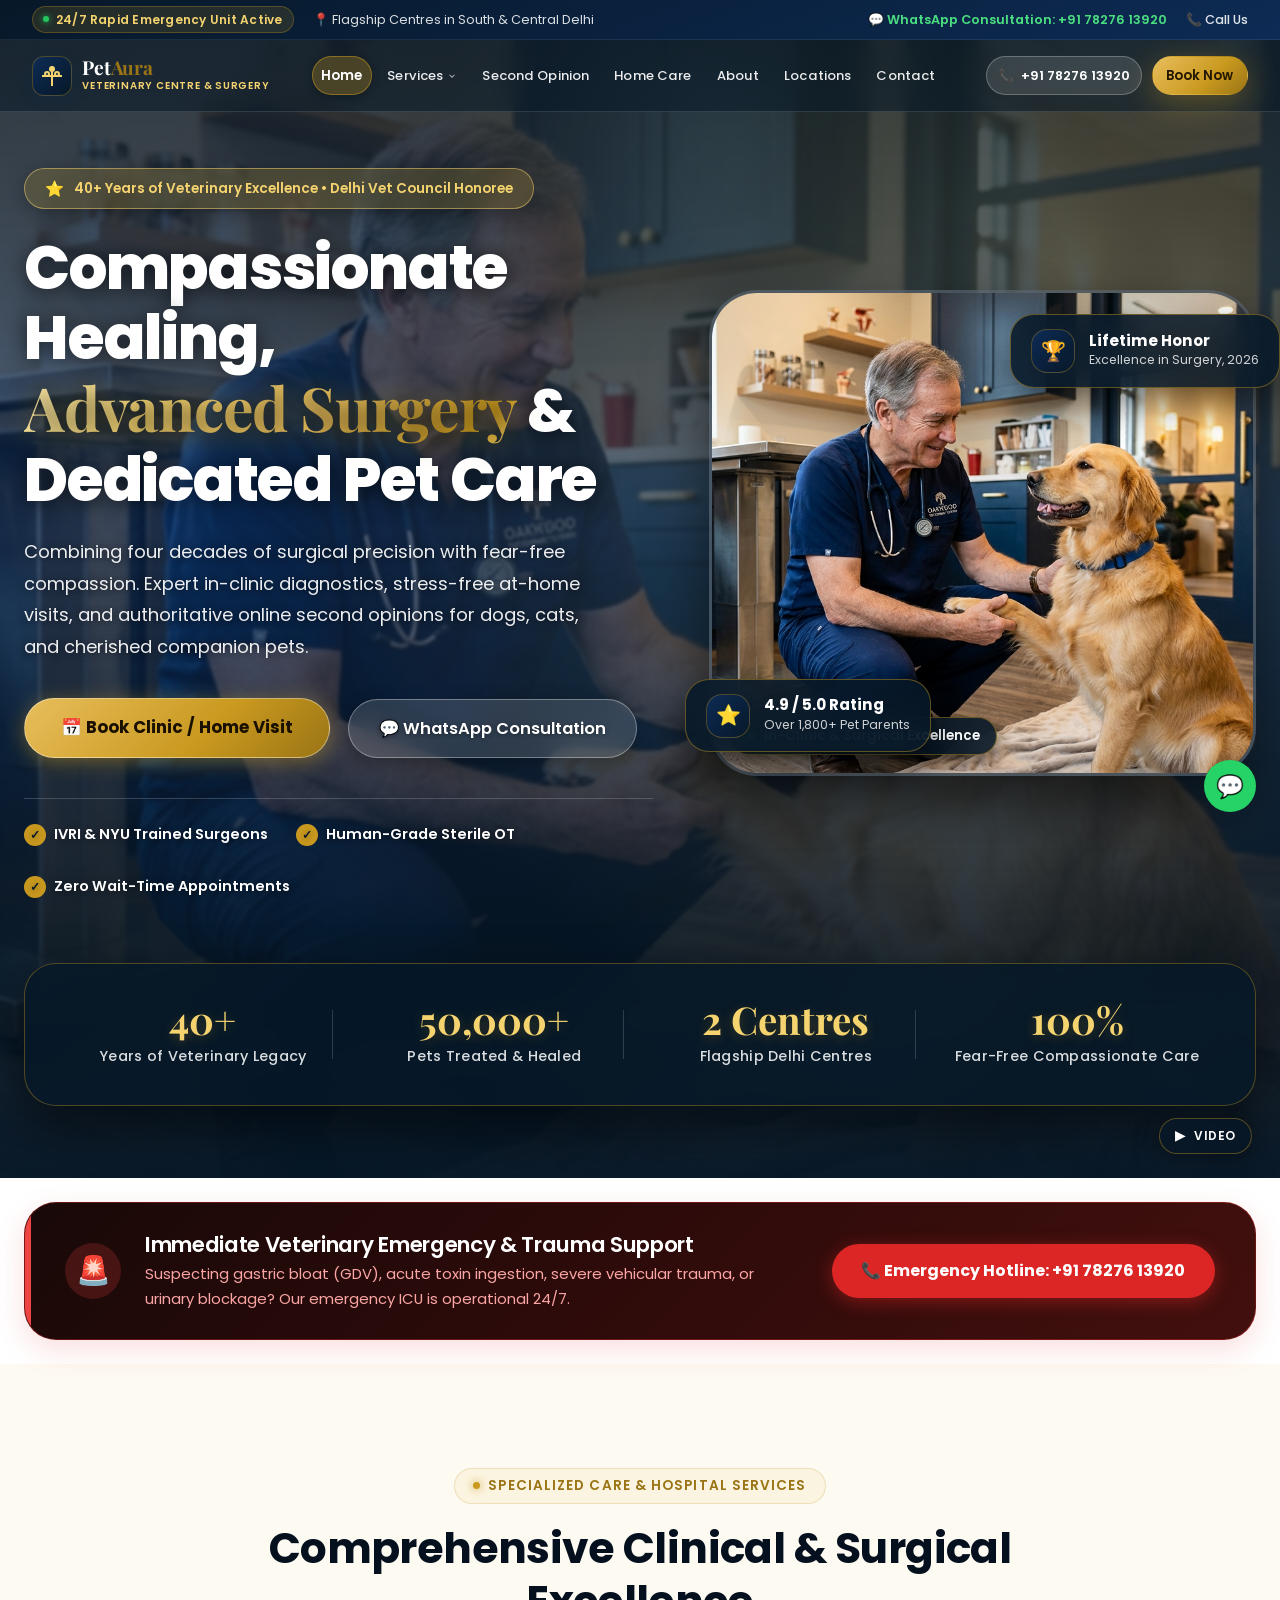
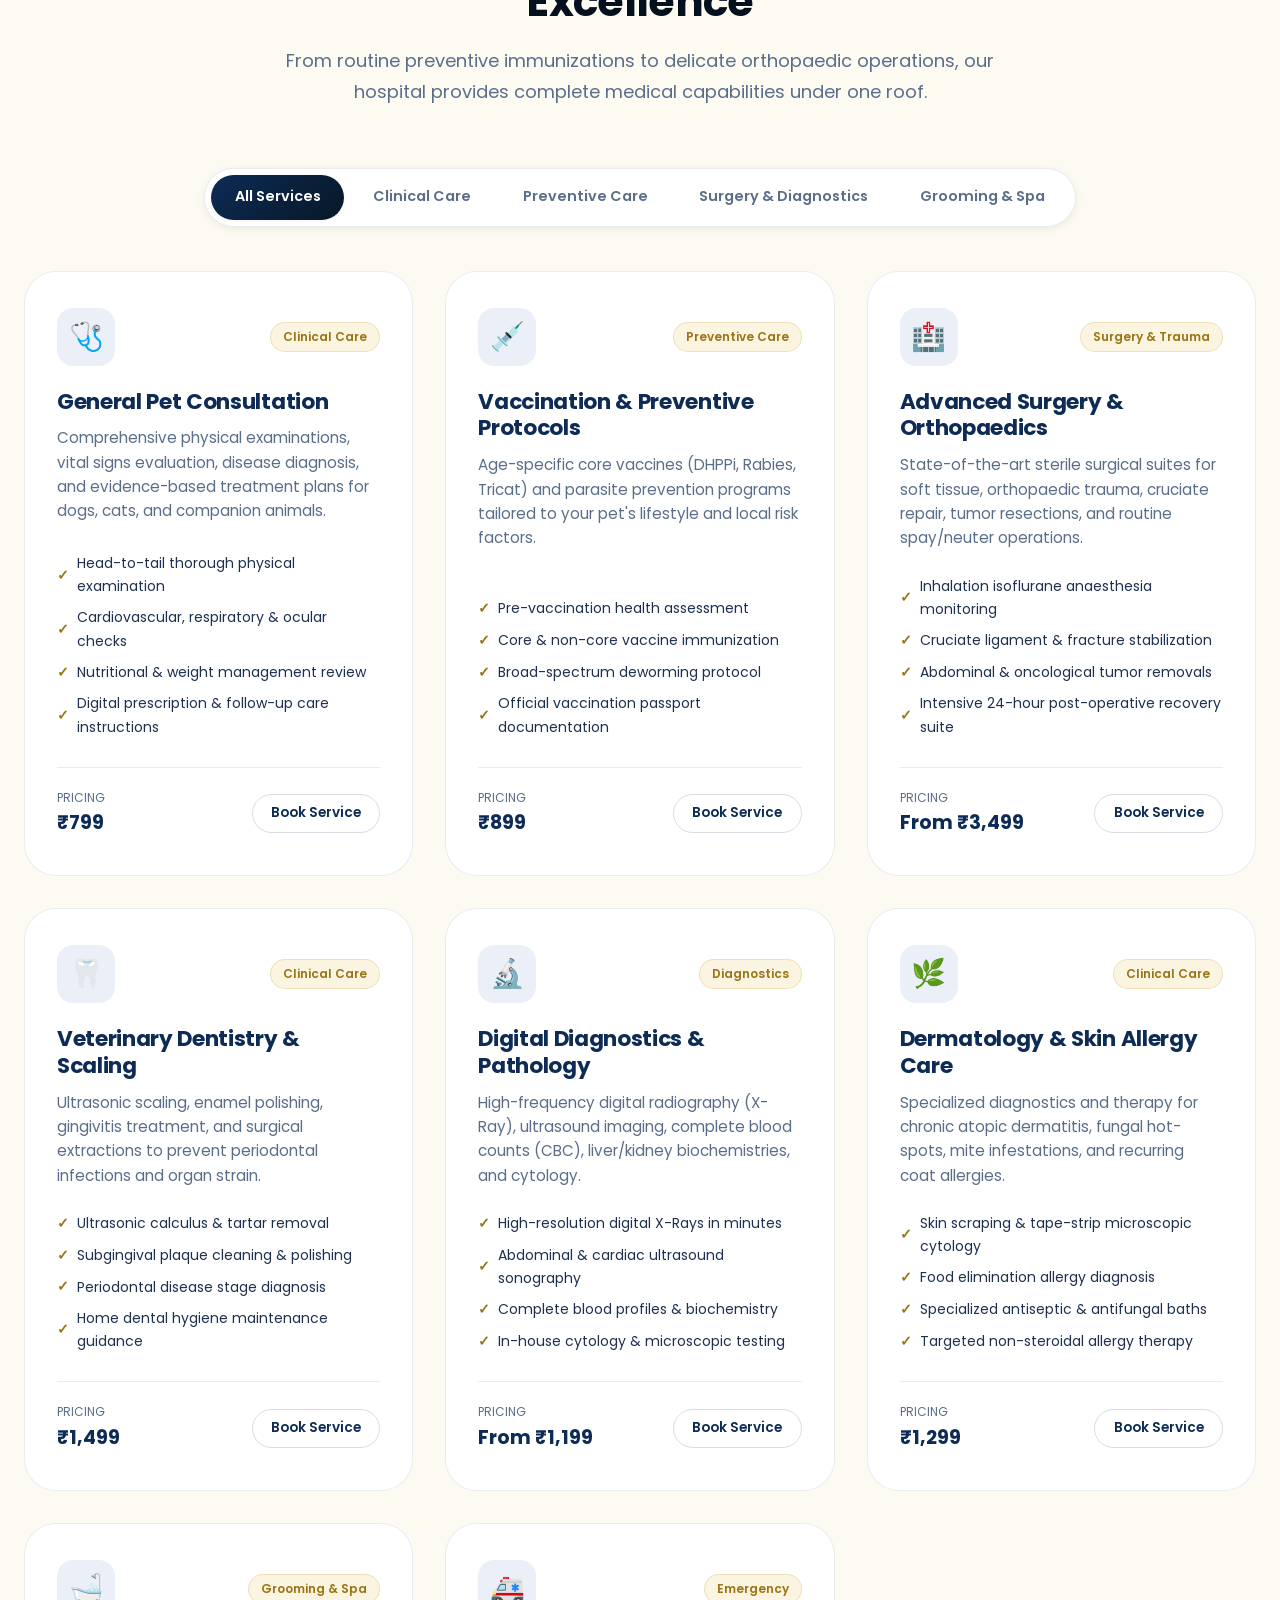
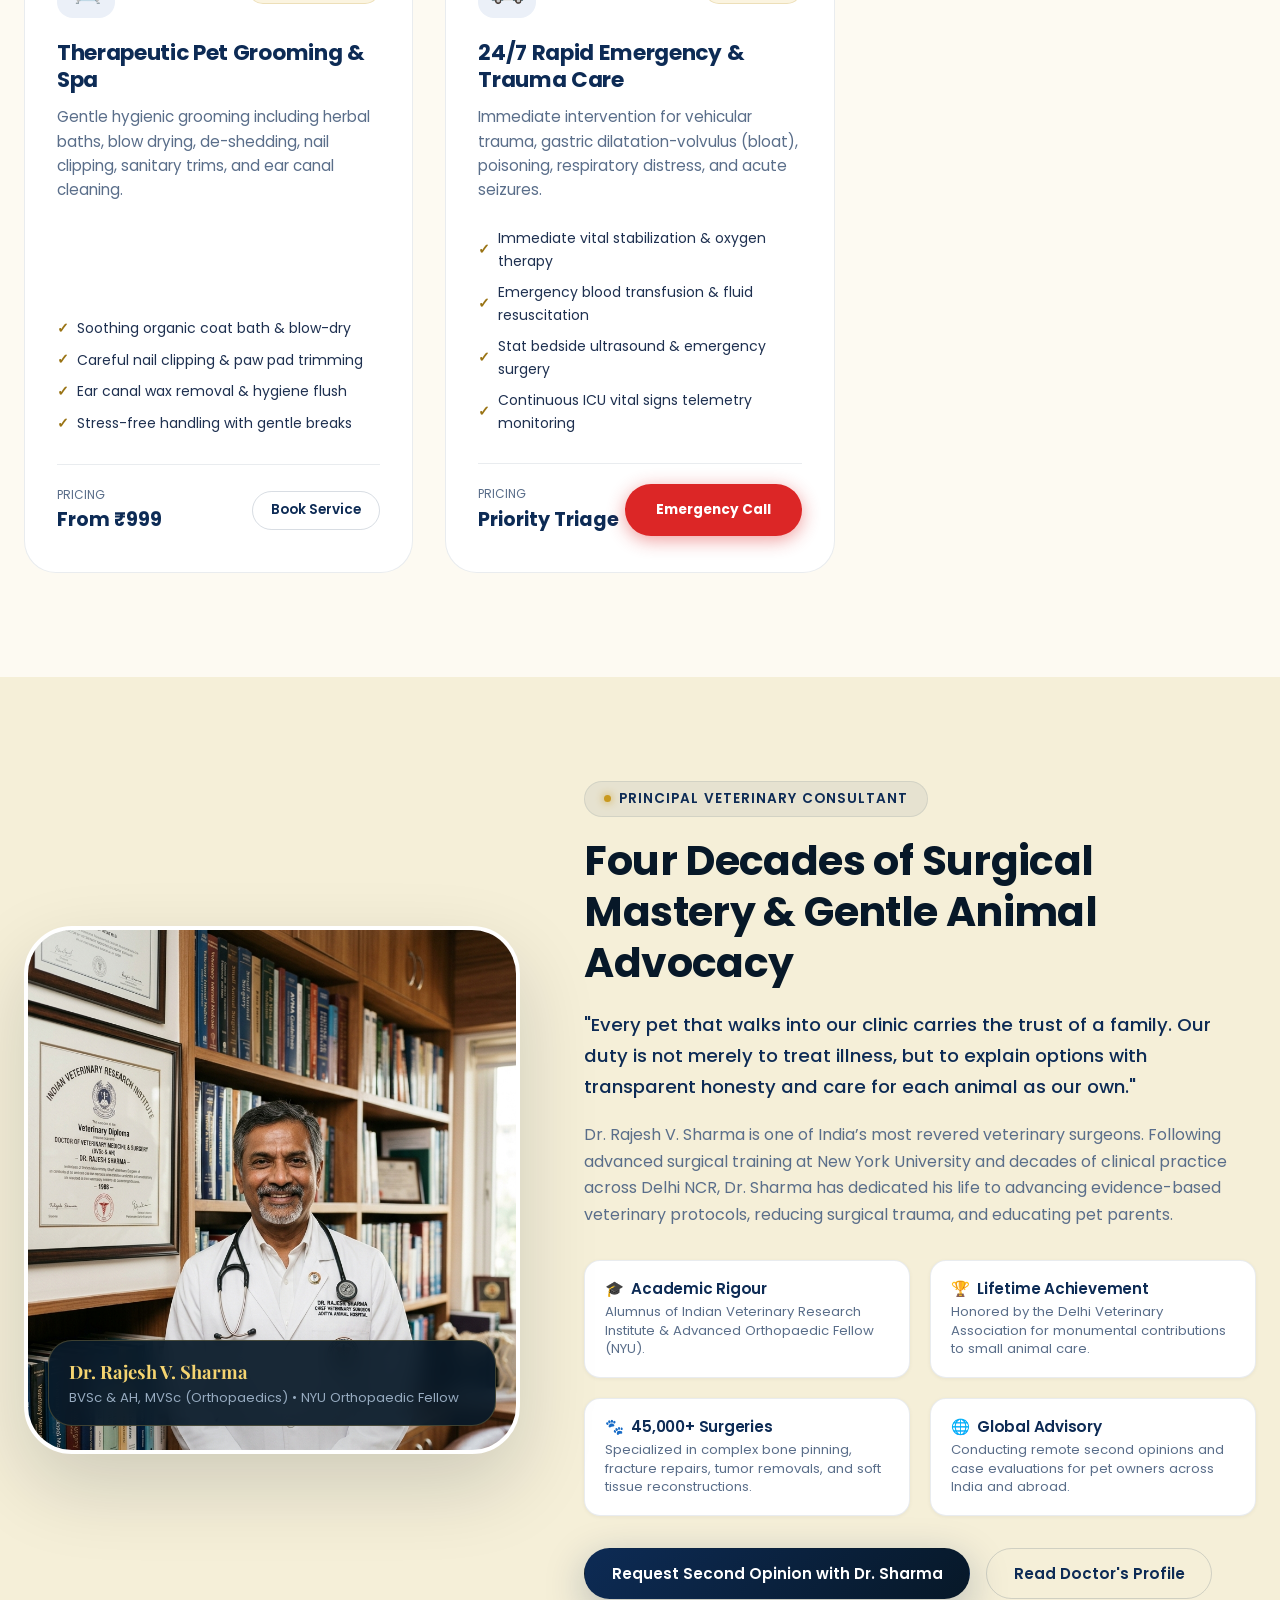
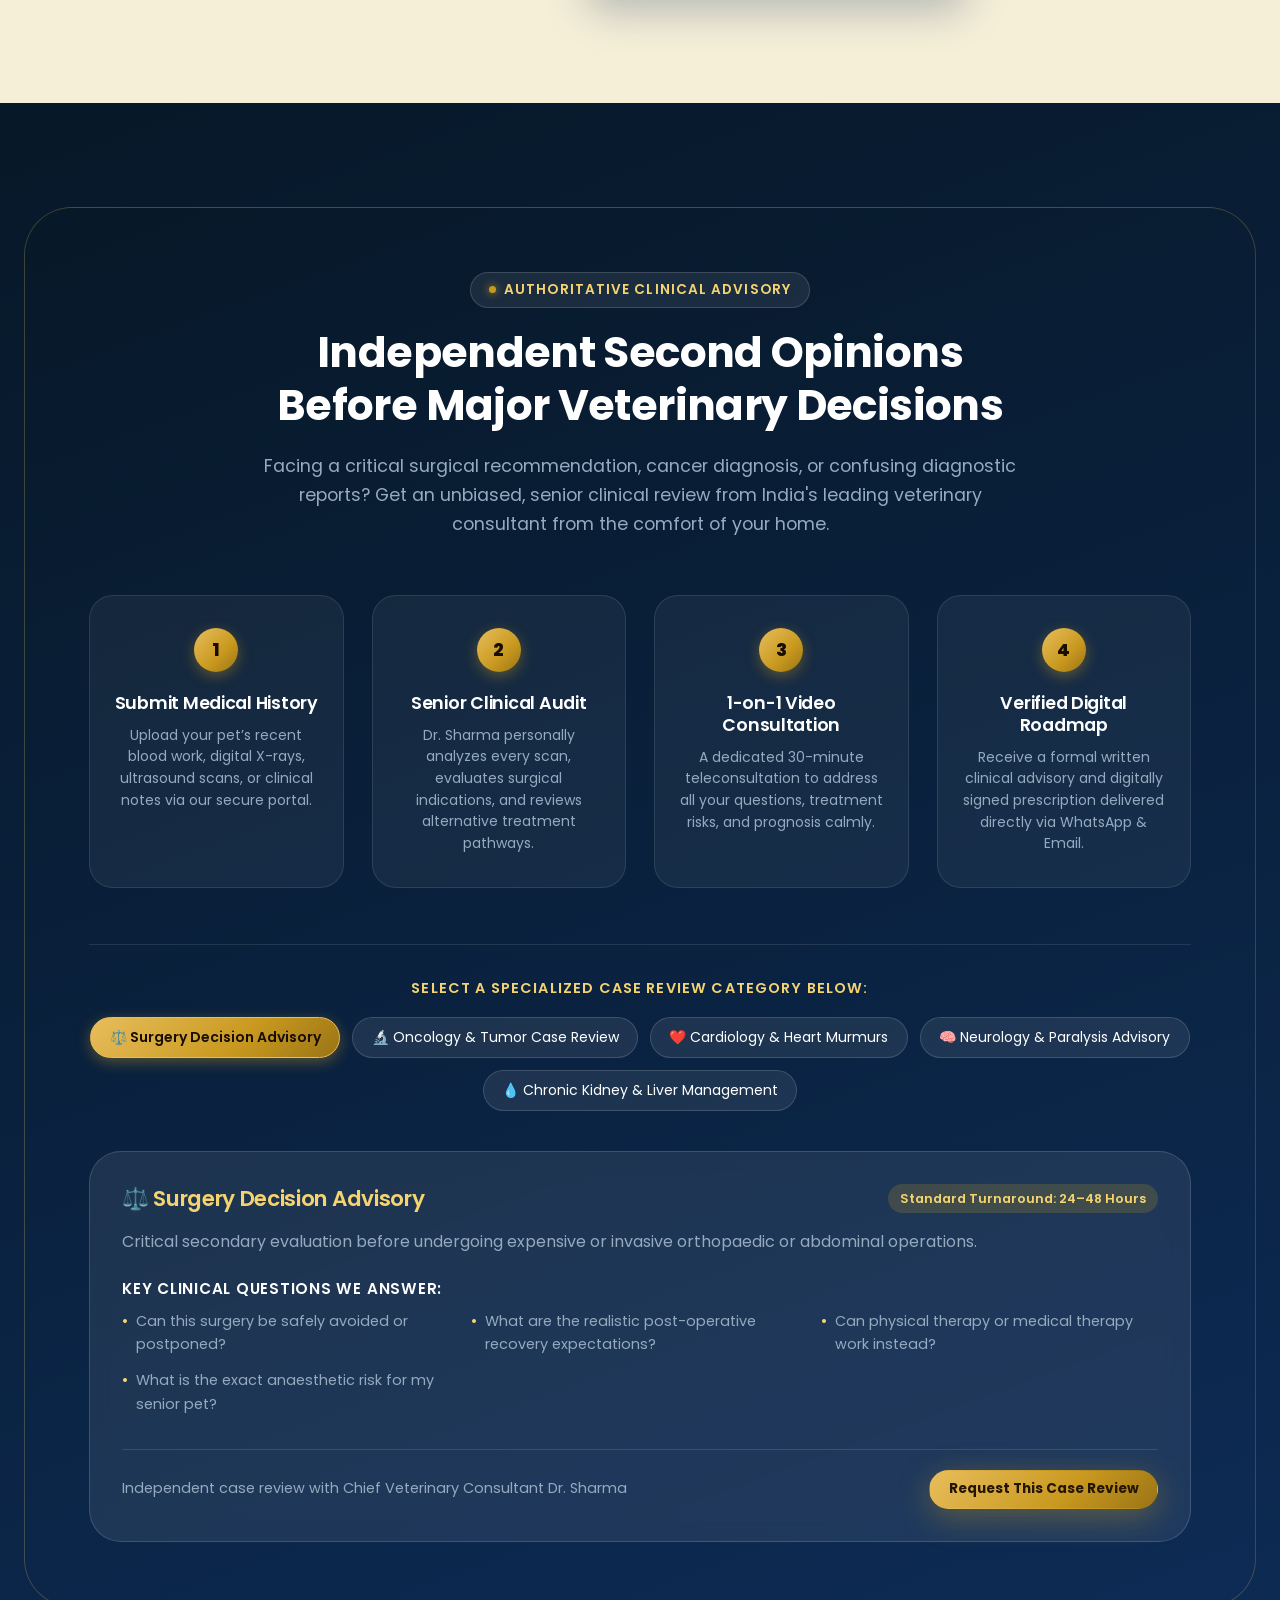
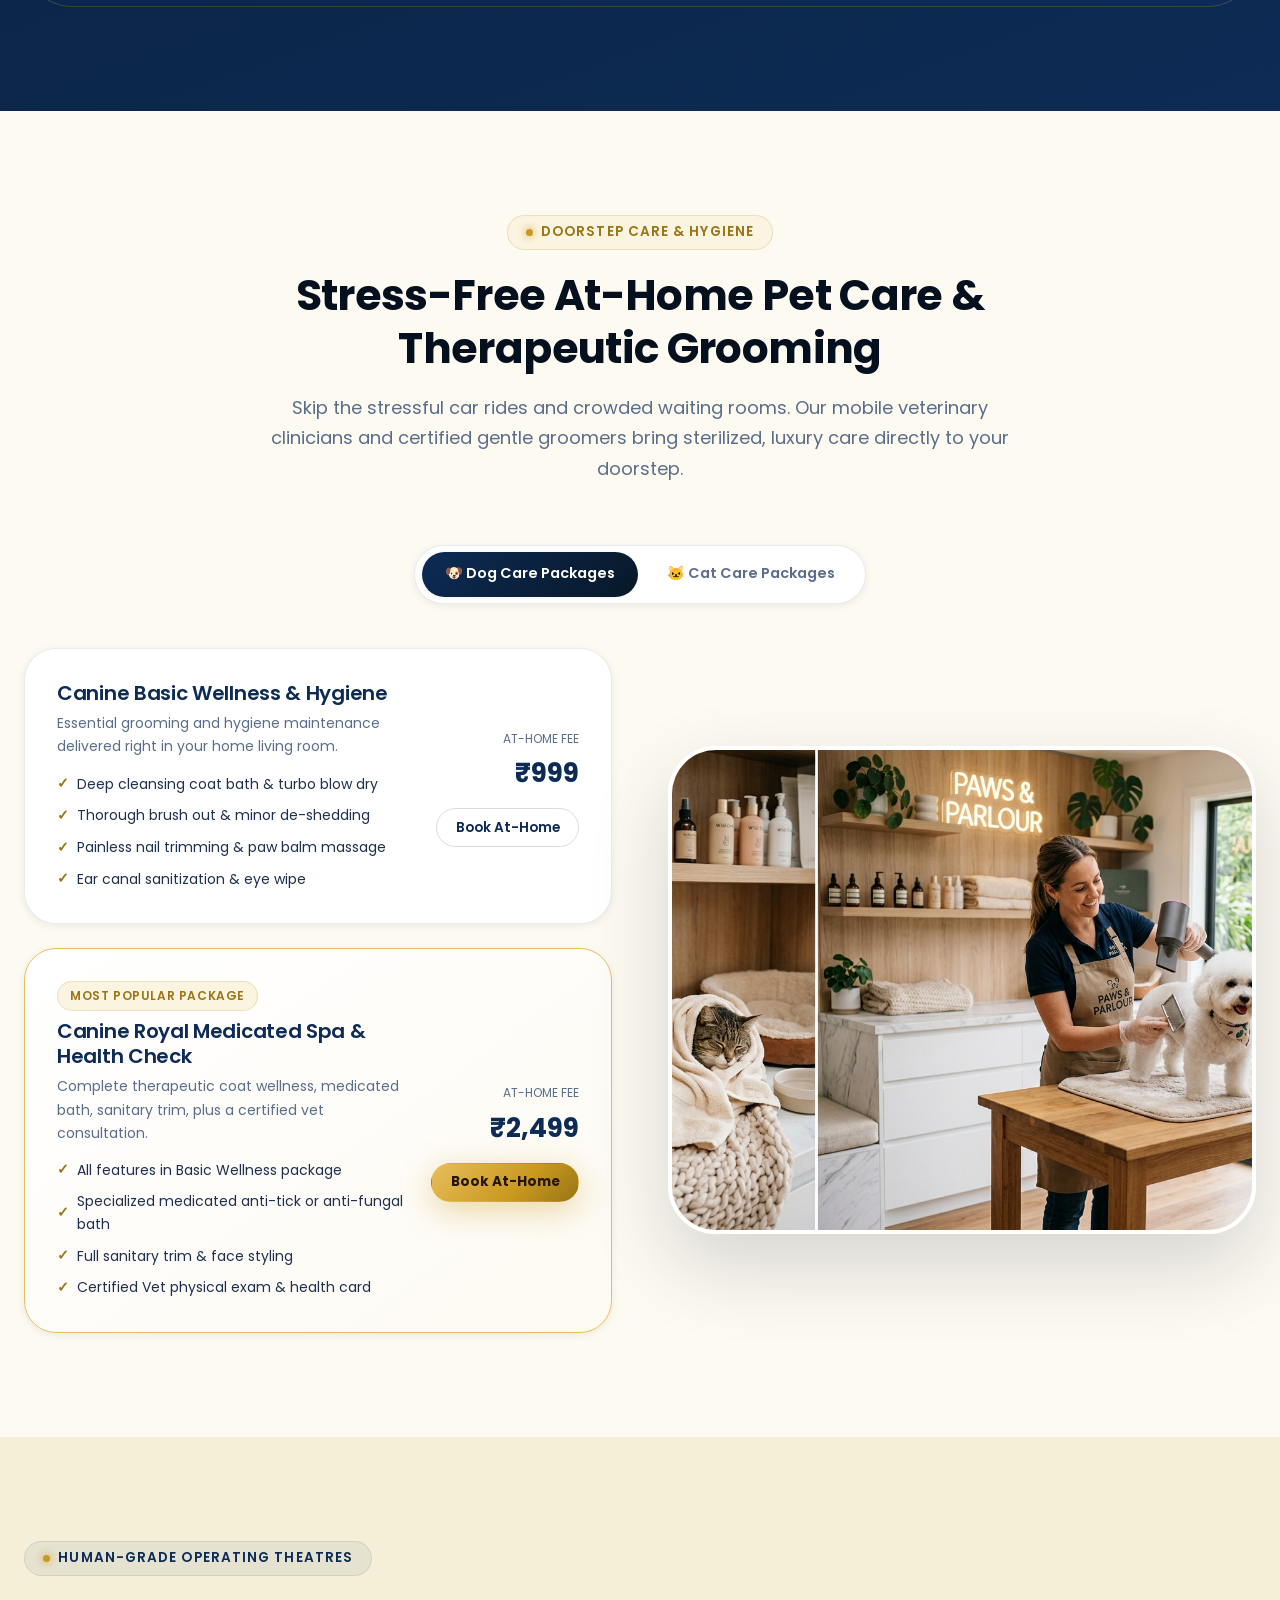
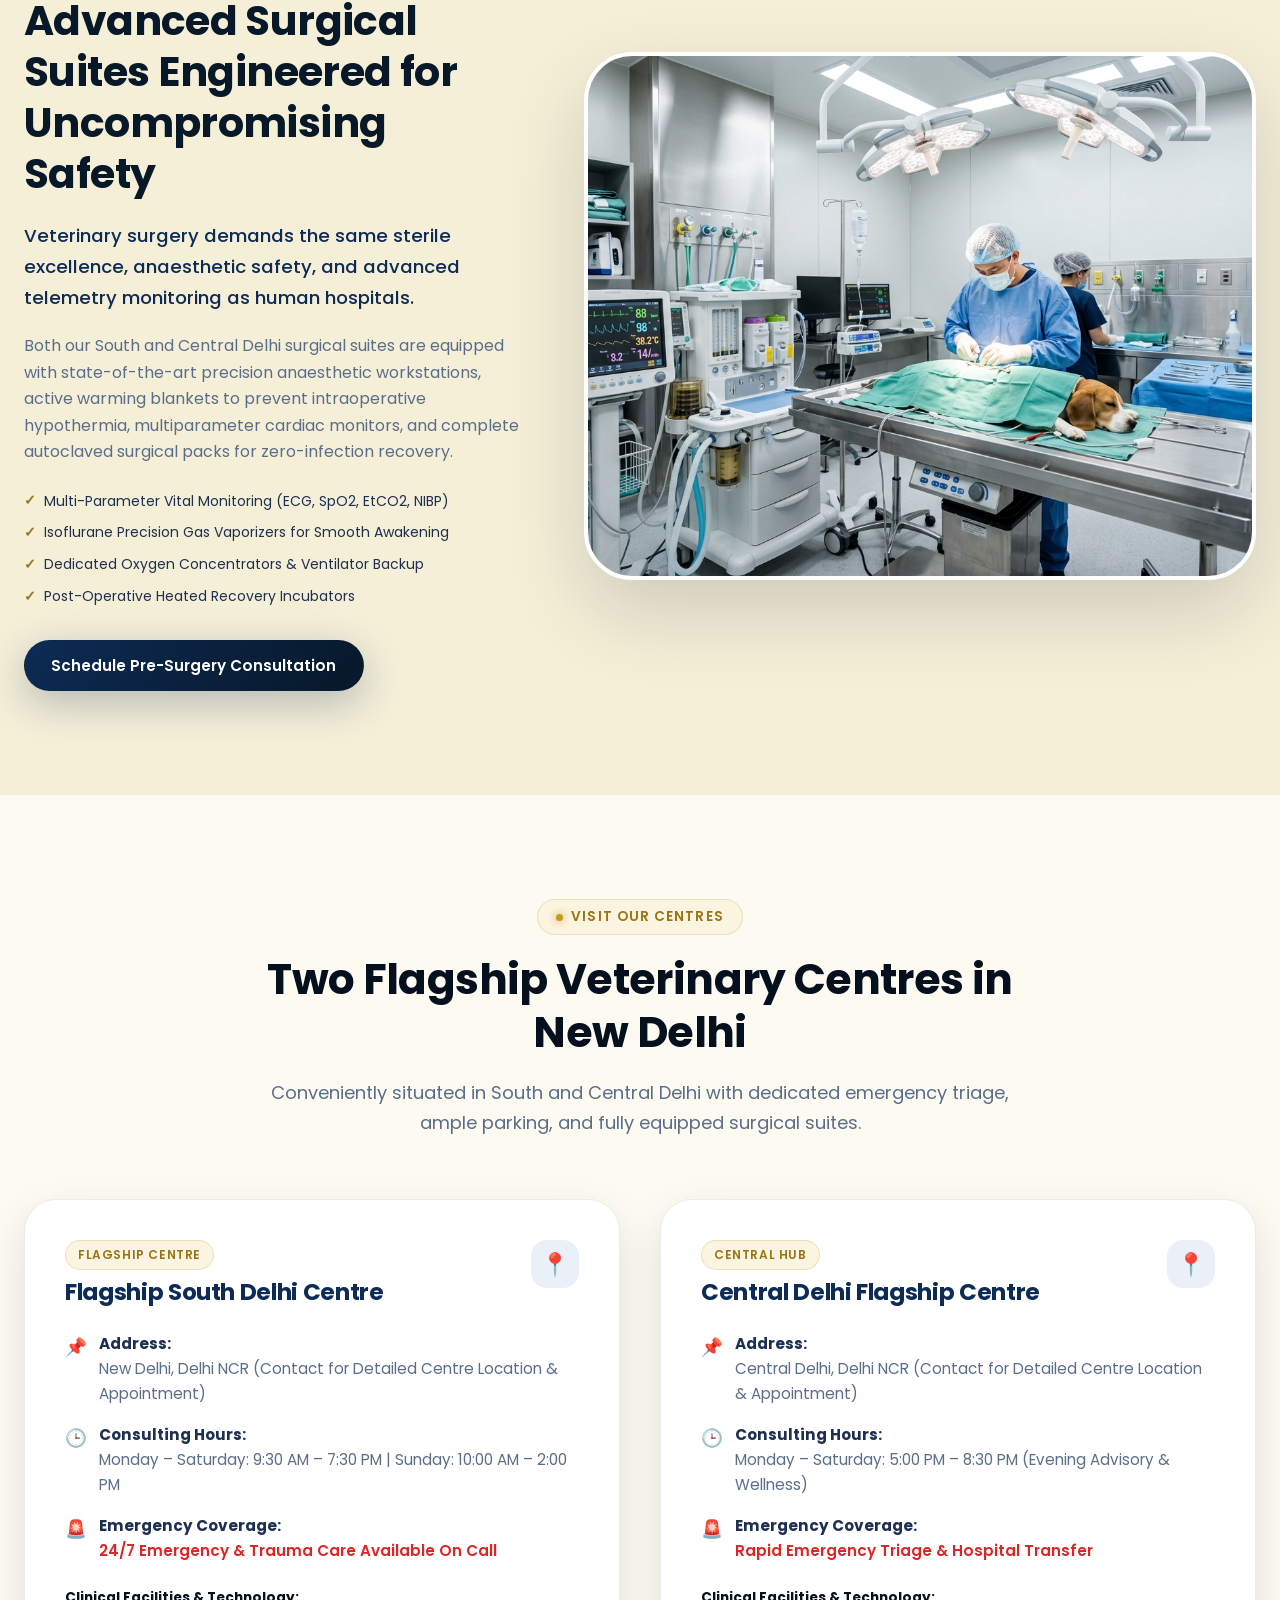
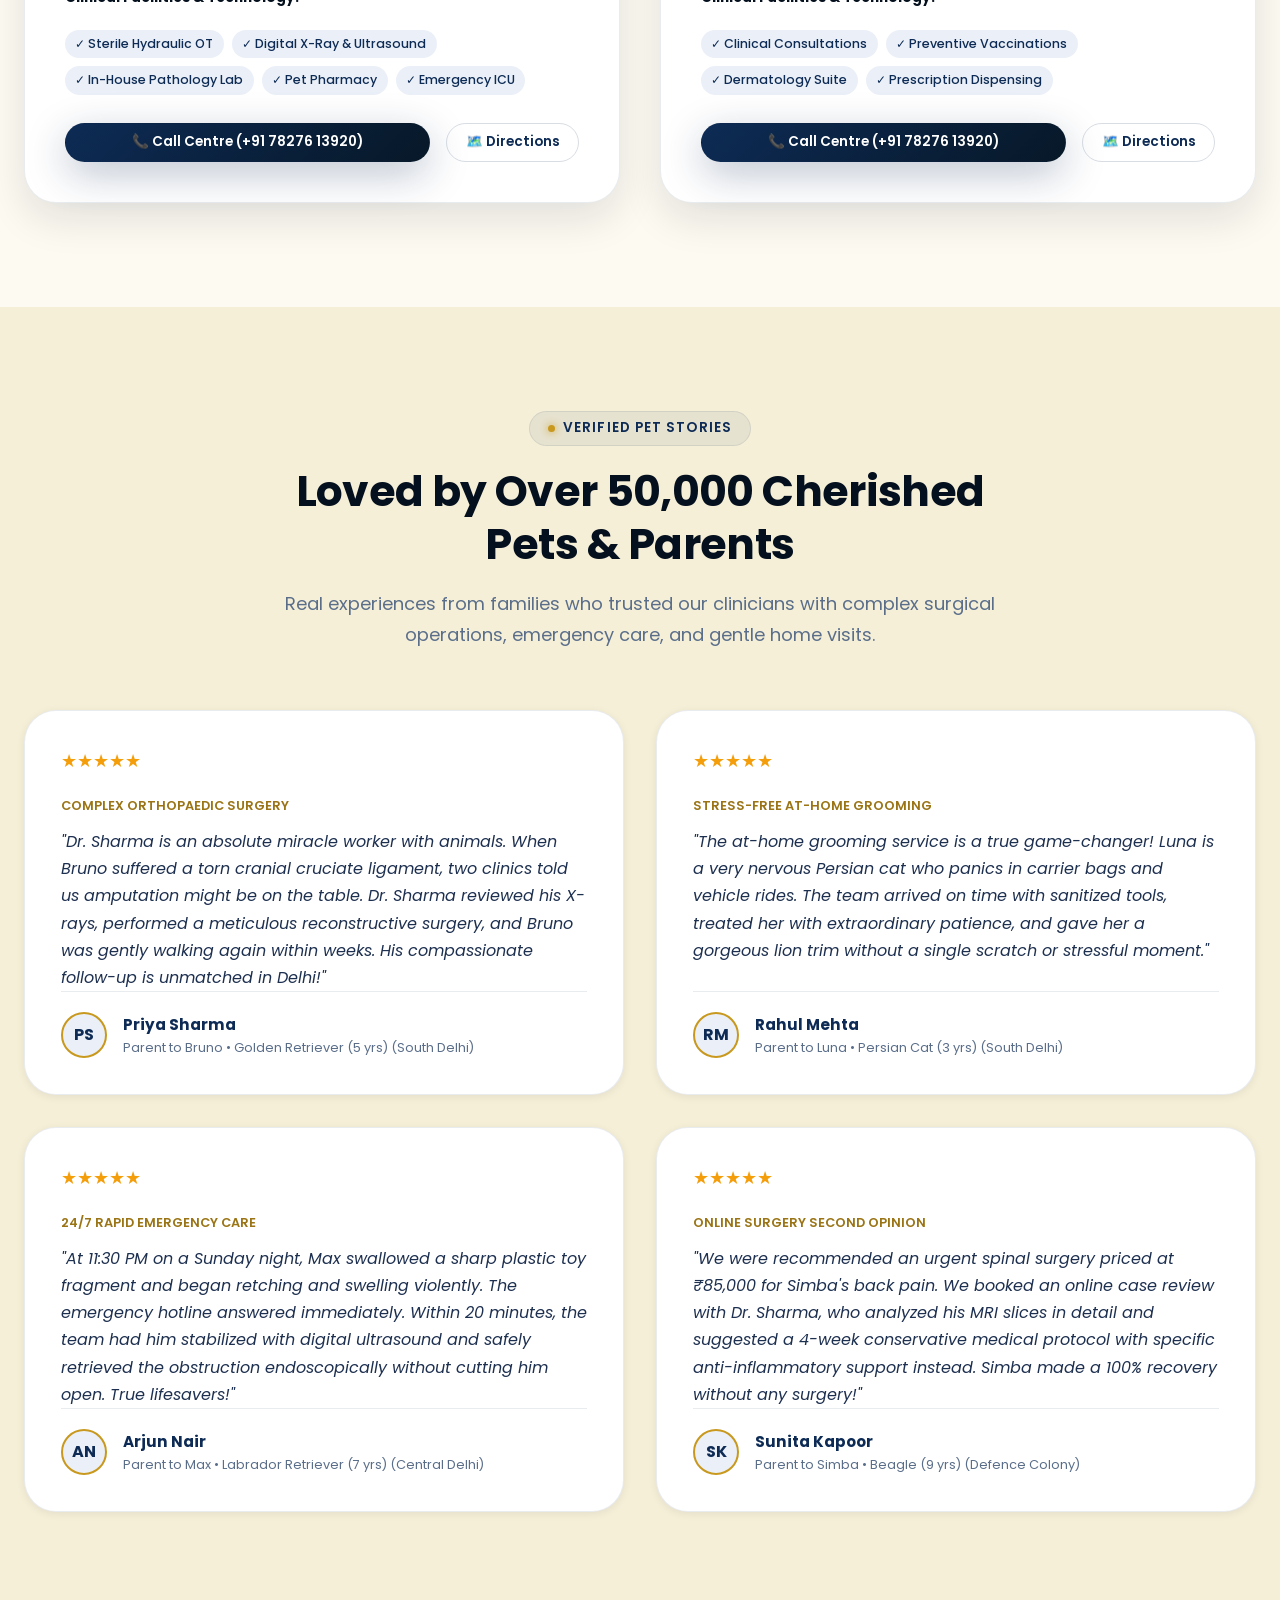
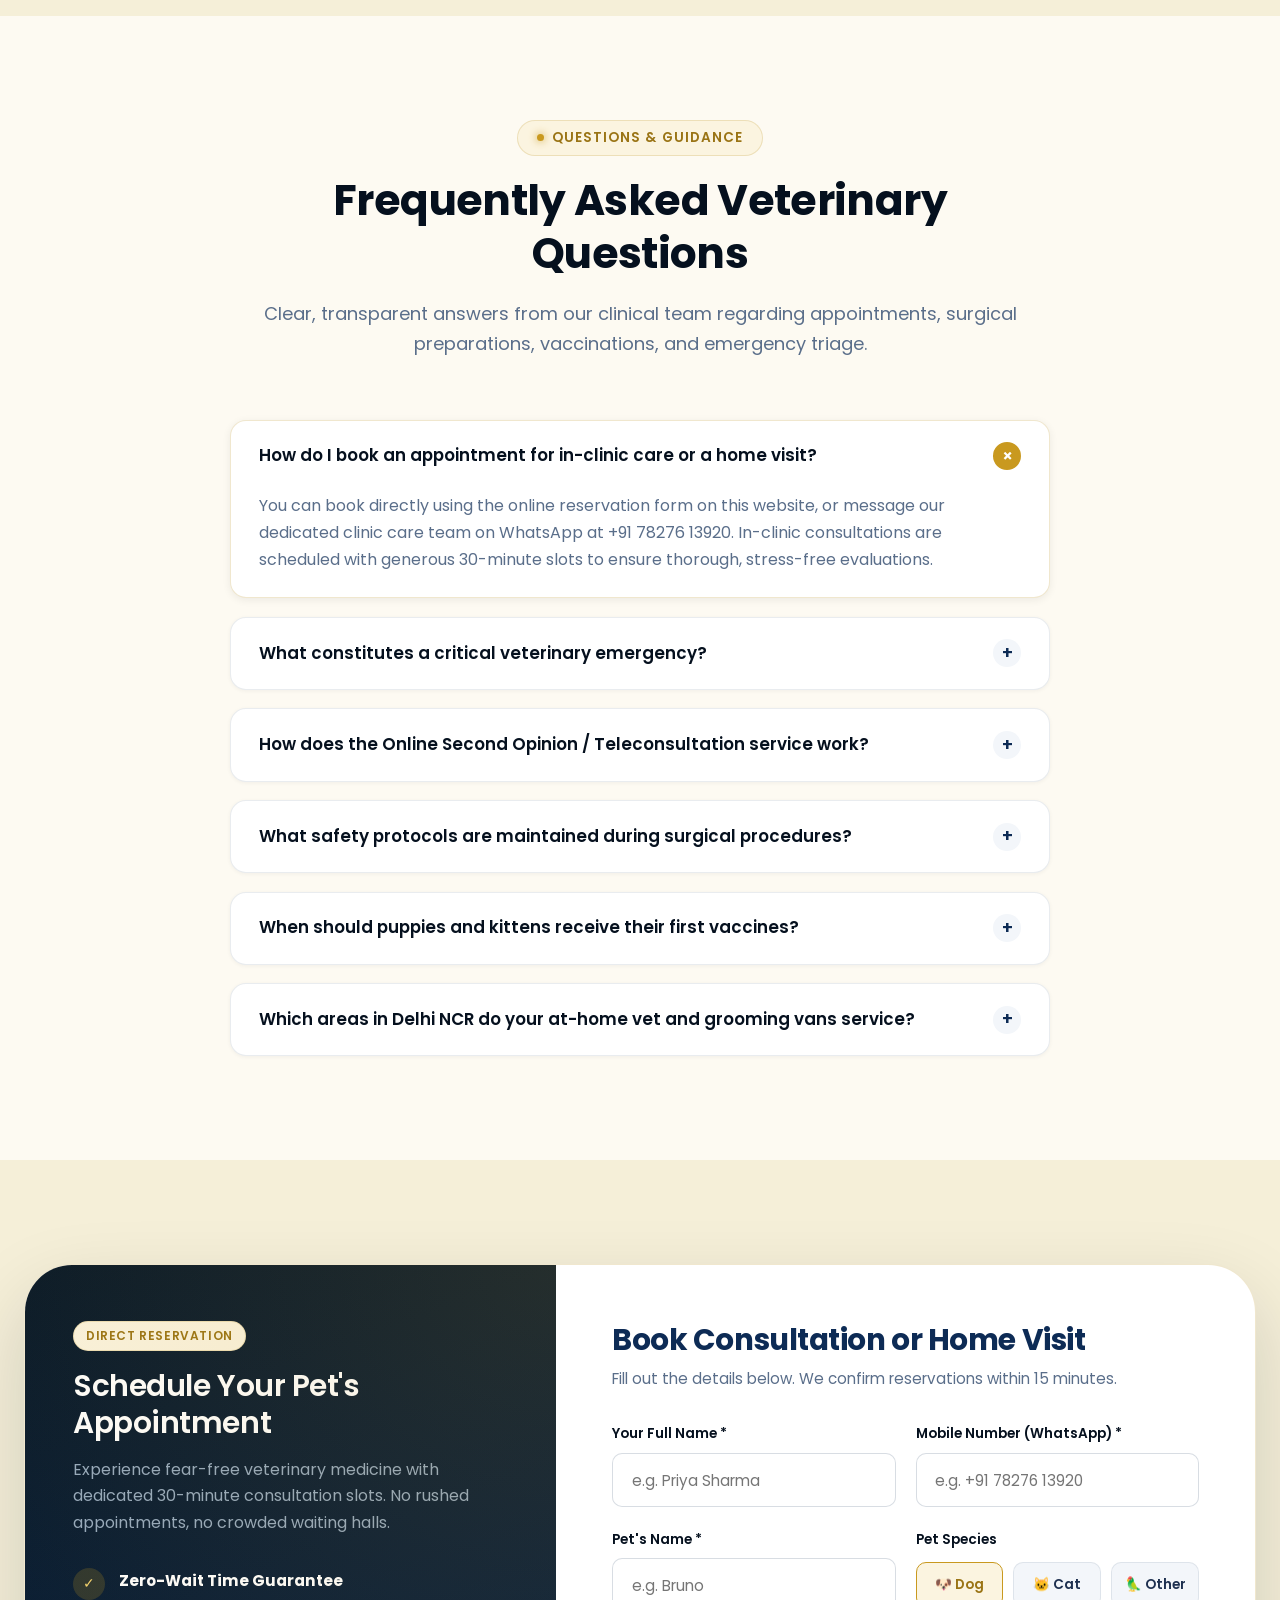
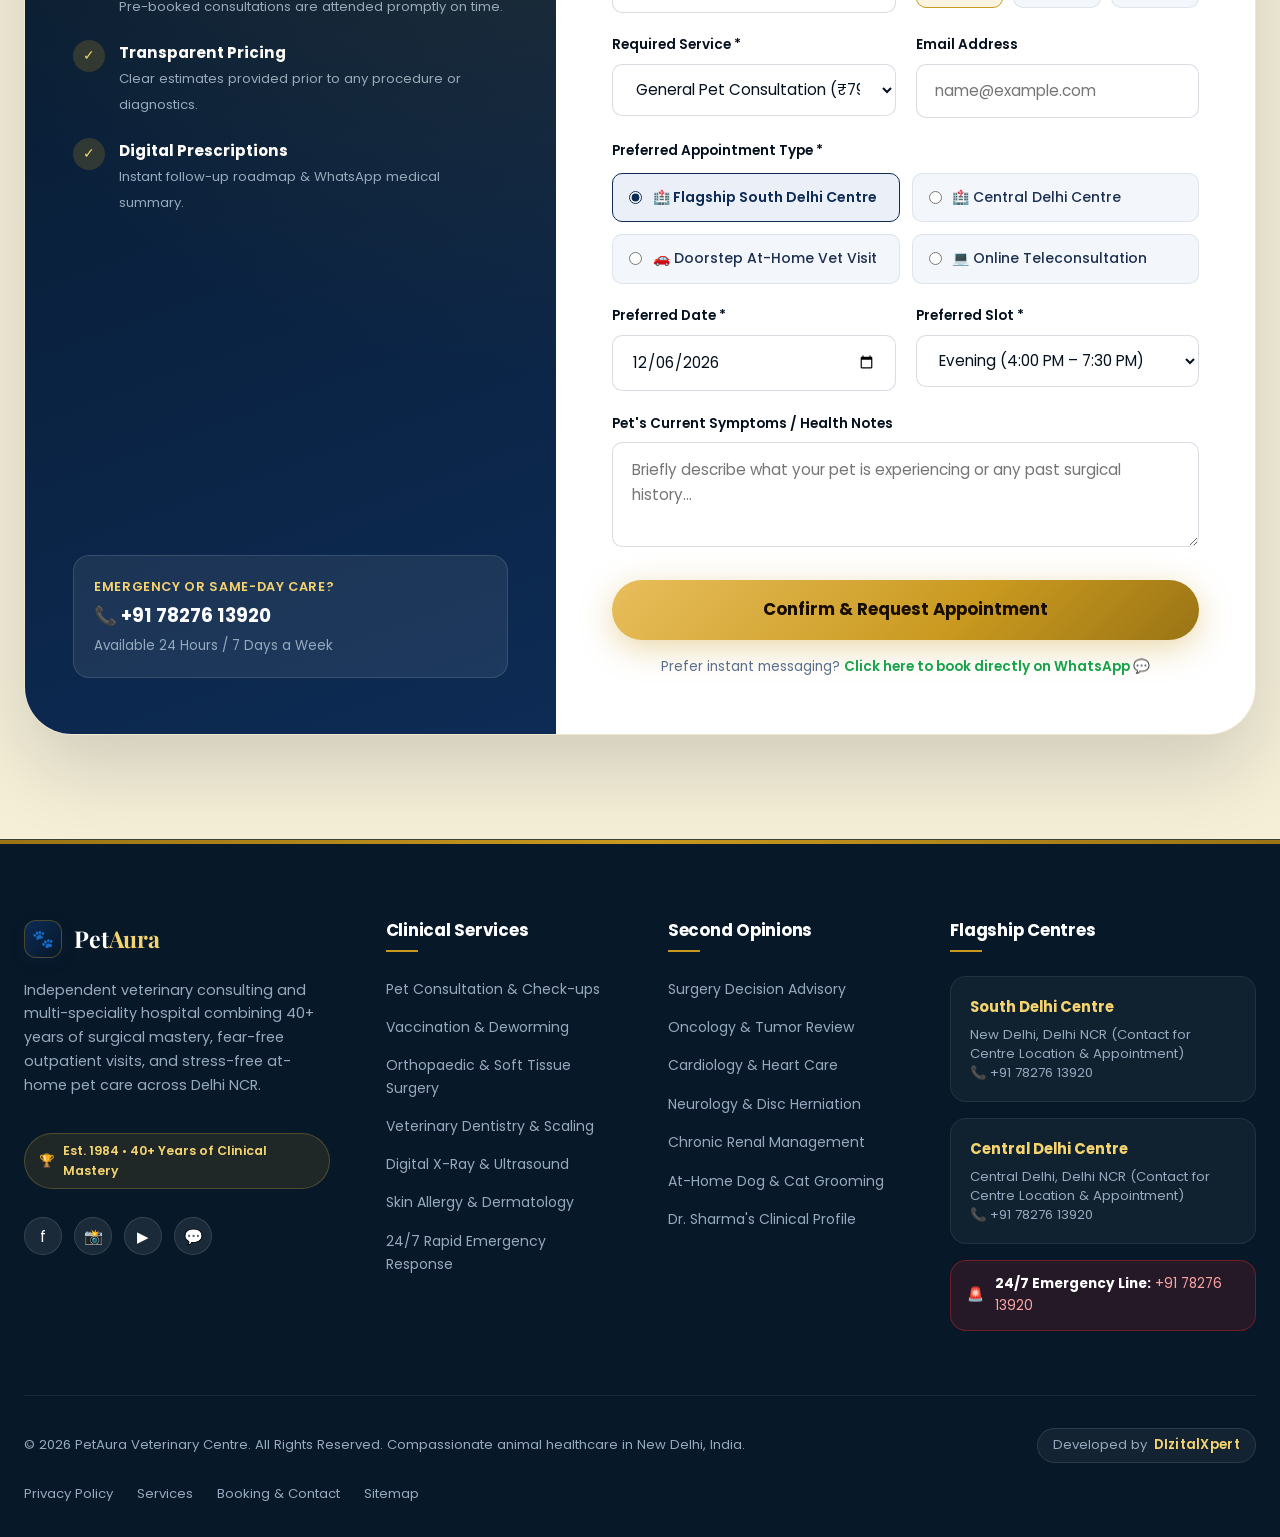
<file: index.html>
<!DOCTYPE html>
<html lang="en">
<head>
  <meta charset="UTF-8">
  <meta name="viewport" content="width=device-width, initial-scale=1.0, viewport-fit=cover">
  <meta http-equiv="X-UA-Compatible" content="ie=edge">

  <!-- Primary SEO Metadata -->
  <title>PetAura Veterinary Centre – 40+ Years of Veterinary Excellence, Advanced Surgery &amp; At-Home Care | New Delhi</title>
  <meta name="description" content="PetAura Veterinary Centre delivers world-class veterinary care, orthopaedic &amp; soft tissue surgery, in-clinic diagnostics, stress-free at-home pet care, and authoritative online second opinions across India.">
  <meta name="keywords" content="pet clinic delhi, veterinary doctor delhi, pet surgery, online vet consultation second opinion, pet grooming at home, dog vaccination, veterinary emergency hospital south delhi">
  <meta name="author" content="PetAura Veterinary Centre">
  <meta name="robots" content="index, follow, max-image-preview:large, max-snippet:-1, max-video-preview:-1">
  <link rel="canonical" href="https://www.petaura-veterinary.in/">
  <meta name="theme-color" content="#0D2B55">

  <!-- Open Graph / Facebook -->
  <meta property="og:type" content="website">
  <meta property="og:url" content="https://www.petaura-veterinary.in/">
  <meta property="og:title" content="PetAura Veterinary Centre – World-Class Veterinary Surgery &amp; Pet Care">
  <meta property="og:description" content="Independent veterinary consulting and hospital combining 40+ years of surgical mastery, fear-free clinic visits, and stress-free at-home pet care.">
  <meta property="og:image" content="https://www.petaura-veterinary.in/assets/images/hero-veterinarian.jpg">
  <meta property="og:locale" content="en_IN">
  <meta property="og:site_name" content="PetAura Veterinary Centre">

  <!-- Twitter / X -->
  <meta name="twitter:card" content="summary_large_image">
  <meta name="twitter:url" content="https://www.petaura-veterinary.in/">
  <meta name="twitter:title" content="PetAura Veterinary Centre – 40+ Years of Veterinary Excellence">
  <meta name="twitter:description" content="Authoritative second opinions, advanced veterinary surgery, and gentle compassionate care right here in New Delhi.">
  <meta name="twitter:image" content="https://www.petaura-veterinary.in/assets/images/hero-veterinarian.jpg">

  <!-- Favicon -->
  <link rel="icon" type="image/svg+xml" href="data:image/svg+xml,%3Csvg xmlns='http://www.w3.org/2000/svg' viewBox='0 0 48 48'%3E%3Crect width='48' height='48' rx='12' fill='%230D2B55'/%3E%3Cpath fill='%23C9991F' d='M24 10a4 4 0 100 8 4 4 0 000-8zm-7 5a3.5 3.5 0 100 7 3.5 3.5 0 000-7zm14 0a3.5 3.5 0 100 7 3.5 3.5 0 000-7zm-11 9a3 3 0 100 6 3 3 0 000-6zm8 0a3 3 0 100 6 3 3 0 000-6zm-4 4c-5 0-9 4-9 8 0 3 3 6 9 6s9-3 9-6c0-4-4-8-9-8z'/%3E%3C/svg%3E">

  <!-- Stylesheets -->
  <link rel="stylesheet" href="css/variables.css">
  <link rel="stylesheet" href="css/base.css">
  <link rel="stylesheet" href="css/header.css">
  <link rel="stylesheet" href="css/hero.css">
  <link rel="stylesheet" href="css/components.css">
  <link rel="stylesheet" href="css/sections.css">
  <link rel="stylesheet" href="css/booking.css">
  <link rel="stylesheet" href="css/footer.css">

  <!-- Structured Data: VeterinaryCare / LocalBusiness Schema -->
  <script type="application/ld+json">
  {
    "@context": "https://schema.org",
    "@type": "VeterinaryCare",
    "name": "PetAura Veterinary Centre",
    "image": "https://www.petaura-veterinary.in/assets/images/hero-veterinarian.jpg",
    "url": "https://www.petaura-veterinary.in",
    "telephone": "+917827613920",
    "email": "care@petaura-veterinary.in",
    "priceRange": "₹₹",
    "address": {
      "@type": "PostalAddress",
      "streetAddress": "New Delhi, Delhi NCR",
      "addressLocality": "New Delhi",
      "postalCode": "110001",
      "addressCountry": "IN"
    },
    "geo": {
      "@type": "GeoCoordinates",
      "latitude": 28.5833,
      "longitude": 77.2417
    },
    "openingHoursSpecification": [
      {
        "@type": "OpeningHoursSpecification",
        "dayOfWeek": ["Monday", "Tuesday", "Wednesday", "Thursday", "Friday", "Saturday"],
        "opens": "09:30",
        "closes": "19:30"
      },
      {
        "@type": "OpeningHoursSpecification",
        "dayOfWeek": "Sunday",
        "opens": "10:00",
        "closes": "14:00"
      }
    ],
    "founder": {
      "@type": "Person",
      "name": "Dr. Rajesh V. Sharma",
      "jobTitle": "Chief Veterinary Surgeon & Senior Consultant"
    }
  }
  </script>
</head>
<body class="page-home">

  <!-- ==========================================================================
       HEADER & NAVIGATION
       ========================================================================== -->
  <header class="site-header" role="banner">
    <!-- Topbar Notification & Direct Quick Contact -->
    <div class="site-topbar">
      <div class="container topbar-inner">
        <div class="topbar-left">
          <span class="topbar-badge">
            <span class="pulse-dot"></span>
            24/7 Rapid Emergency Unit Active
          </span>
          <div class="topbar-info">
            <span>📍 Flagship Centres in South &amp; Central Delhi</span>
          </div>
        </div>
        <div class="topbar-right">
          <a href="https://wa.me/917827613920?text=Hello%20Dr.%20Sharma%2C%20I%20would%20like%20to%20request%20a%20consultation." class="topbar-link whatsapp-link" target="_blank" rel="noopener noreferrer">
            <span>💬 WhatsApp Consultation: +91 78276 13920</span>
          </a>
          <a href="tel:+91 78276 13920" class="topbar-link">
            <span>📞 Call Us</span>
          </a>
        </div>
      </div>
    </div>

    <!-- Main Navigation Bar -->
    <nav class="site-navbar" role="navigation" aria-label="Main Navigation">
      <div class="container navbar-inner">
        <!-- Brand Crest & Logo -->
        <a href="index.html" class="brand-logo" aria-label="PetAura Veterinary Centre Home">
          <div class="brand-crest" aria-hidden="true">
            <svg width="24" height="24" viewBox="0 0 24 24" fill="none" stroke="currentColor" stroke-width="2">
              <path d="M12 2v20M2 12h20M12 7a2 2 0 100-4 2 2 0 000 4zm-5 5a2 2 0 100-4 2 2 0 000 4zm10 0a2 2 0 100-4 2 2 0 000 4z" />
            </svg>
          </div>
          <div class="brand-text-wrap">
            <span class="brand-title">Pet<span>Aura</span></span>
            <span class="brand-sub">Veterinary Centre &amp; Surgery</span>
          </div>
        </a>

        <!-- Desktop Navigation Links (Strict 1-2 Words) -->
        <ul class="nav-menu">
          <li class="nav-item">
            <a href="index.html" class="nav-link active">Home</a>
          </li>
          
          <li class="nav-item">
            <a href="services.html" class="nav-link">
              Services
              <svg class="arrow-icon" viewBox="0 0 24 24" fill="none" stroke="currentColor" stroke-width="2.5"><polyline points="6 9 12 15 18 9"></polyline></svg>
            </a>
            <div class="dropdown-menu">
              <a href="services.html#consultation" class="dropdown-link">
                <span class="dropdown-link-icon">🩺</span>
                <div class="dropdown-link-text">
                  <div class="dropdown-link-title">Consultation</div>
                  <div class="dropdown-link-desc">Wellness &amp; health checks</div>
                </div>
              </a>
              <a href="services.html#vaccinations" class="dropdown-link">
                <span class="dropdown-link-icon">💉</span>
                <div class="dropdown-link-text">
                  <div class="dropdown-link-title">Vaccinations</div>
                  <div class="dropdown-link-desc">Immunization protocols</div>
                </div>
              </a>
              <a href="services.html#surgery" class="dropdown-link">
                <span class="dropdown-link-icon">🏥</span>
                <div class="dropdown-link-text">
                  <div class="dropdown-link-title">Surgery</div>
                  <div class="dropdown-link-desc">Soft tissue &amp; orthopaedics</div>
                </div>
              </a>
              <a href="services.html#diagnostics" class="dropdown-link">
                <span class="dropdown-link-icon">🔬</span>
                <div class="dropdown-link-text">
                  <div class="dropdown-link-title">Diagnostics</div>
                  <div class="dropdown-link-desc">Digital X-Ray &amp; pathology</div>
                </div>
              </a>
              <a href="services.html#emergency" class="dropdown-link">
                <span class="dropdown-link-icon">🚑</span>
                <div class="dropdown-link-text">
                  <div class="dropdown-link-title">Emergency</div>
                  <div class="dropdown-link-desc">24/7 rapid life support</div>
                </div>
              </a>
            </div>
          </li>

          <li class="nav-item">
            <a href="second-opinion.html" class="nav-link">Second Opinion</a>
          </li>

          <li class="nav-item">
            <a href="at-home.html" class="nav-link">Home Care</a>
          </li>

          <li class="nav-item">
            <a href="about.html" class="nav-link">About</a>
          </li>

          <li class="nav-item">
            <a href="locations.html" class="nav-link">Locations</a>
          </li>

          <li class="nav-item">
            <a href="booking.html" class="nav-link">Contact</a>
          </li>
        </ul>

        <!-- Navbar Actions & CTA -->
        <div class="navbar-actions">
          <a href="tel:+917827613920" class="header-call-btn" aria-label="Call clinic at +91 78276 13920">
            <span class="call-icon" aria-hidden="true">📞</span>
            <span class="call-text-full">+91 78276 13920</span>
            <span class="call-text-short">Call</span>
          </a>
          <a href="booking.html" class="btn btn-accent btn-sm">
            Book Now
          </a>
          <button type="button" class="mobile-toggle-btn" aria-label="Toggle Navigation Menu">
            <span class="hamburger-line"></span>
          </button>
        </div>
      </div>
    </nav>
  </header>

  <!-- Mobile Drawer Overlay & Menu -->
  <div class="mobile-drawer-overlay"></div>
  <aside class="mobile-drawer" aria-label="Mobile Navigation Drawer">
    <div class="drawer-header">
      <div class="brand-logo">
        <div class="brand-crest" aria-hidden="true">
          <svg width="22" height="22" viewBox="0 0 24 24" fill="none" stroke="currentColor" stroke-width="2">
            <path d="M12 2v20M2 12h20M12 7a2 2 0 100-4 2 2 0 000 4zm-5 5a2 2 0 100-4 2 2 0 000 4zm10 0a2 2 0 100-4 2 2 0 000 4z" />
          </svg>
        </div>
        <div class="brand-text-wrap">
          <span class="brand-title">Pet<span>Aura</span></span>
          <span class="brand-sub">Veterinary Centre</span>
        </div>
      </div>
      <button type="button" class="drawer-close-btn" aria-label="Close Navigation Drawer">&times;</button>
    </div>

    <nav class="drawer-nav">
      <a href="index.html" class="drawer-link active">Home</a>
      <a href="services.html" class="drawer-link">Services</a>
      <div class="drawer-submenu">
        <a href="services.html#consultation" class="drawer-sublink">Consultation</a>
        <a href="services.html#vaccinations" class="drawer-sublink">Vaccinations</a>
        <a href="services.html#surgery" class="drawer-sublink">Surgery</a>
        <a href="services.html#diagnostics" class="drawer-sublink">Diagnostics</a>
        <a href="services.html#emergency" class="drawer-sublink">Emergency</a>
      </div>
      <a href="second-opinion.html" class="drawer-link">Second Opinion</a>
      <a href="at-home.html" class="drawer-link">Home Care</a>
      <a href="about.html" class="drawer-link">About</a>
      <a href="locations.html" class="drawer-link">Locations</a>
      <a href="booking.html" class="drawer-link">Contact</a>
    </nav>

    <div class="drawer-footer">
      <a href="tel:+917827613920" class="drawer-phone-card" aria-label="Emergency line +91 78276 13920">
        <span class="drawer-phone-icon">🚨</span>
        <div class="drawer-phone-text">
          <b>Emergency Hotline</b>
          <span>+91 78276 13920</span>
        </div>
      </a>
      <a href="booking.html" class="btn btn-accent btn-lg" style="width: 100%;">Book Now</a>
    </div>
  </aside>

  <!-- ==========================================================================
       MAIN CONTENT
       ========================================================================== -->
  <main id="main-content">
    
    <!-- 1. HERO SECTION (TRANSPARENT WITH BACKGROUND VIDEO) -->
    <section id="home" class="hero-section hero-has-video">
      <!-- Full-Bleed Background Video & Luxury Dark Tint Overlay -->
      <div class="hero-video-wrap" aria-hidden="true">
        <video 
          class="hero-bg-video" 
          id="hero-bg-video"
          autoplay 
          muted 
          loop 
          playsinline 
          preload="auto"
          poster="assets/images/hero-veterinarian.jpg">
          <source src="assets/videos/hero-bg.mp4" type="video/mp4">
          <source src="https://www.pexels.com/download/video/7469797/" type="video/mp4">
        </video>
        <div class="hero-video-overlay"></div>
      </div>

      <!-- Video Pause/Play Accessibility Control -->
      <button type="button" class="hero-video-control" id="hero-video-toggle" aria-label="Pause background video" title="Pause or Play Background Video">
        <span class="video-control-icon" id="video-control-icon">⏸</span>
        <span class="video-control-label">Video</span>
      </button>

      <div class="container hero-container-rel">
        <div class="hero-grid">
          <!-- Left Content -->
          <div class="hero-content reveal reveal-left">
            <div class="hero-pill-badge">
              <span class="star-icon">⭐</span>
              <span>40+ Years of Veterinary Excellence • Delhi Vet Council Honoree</span>
            </div>

            <h1 class="hero-headline">
              Compassionate Healing, <br>
              <span class="gold-highlight">Advanced Surgery</span> &amp; Dedicated Pet Care
            </h1>

            <p class="hero-subtext">
              Combining four decades of surgical precision with fear-free compassion. Expert in-clinic diagnostics, stress-free at-home visits, and authoritative online second opinions for dogs, cats, and cherished companion pets.
            </p>

            <div class="hero-actions">
              <a href="booking.html" class="btn-hero-primary">
                <span>📅 Book Clinic / Home Visit</span>
              </a>
              <a href="https://wa.me/917827613920?text=Hello%20Dr.%20Sharma%2C%20I%20would%20like%20to%20request%20a%20consultation." class="btn-hero-secondary" target="_blank" rel="noopener noreferrer">
                <span>💬 WhatsApp Consultation</span>
              </a>
            </div>

            <div class="hero-perks">
              <div class="hero-perk-item">
                <span class="hero-perk-icon">✓</span>
                <span>IVRI &amp; NYU Trained Surgeons</span>
              </div>
              <div class="hero-perk-item">
                <span class="hero-perk-icon">✓</span>
                <span>Human-Grade Sterile OT</span>
              </div>
              <div class="hero-perk-item">
                <span class="hero-perk-icon">✓</span>
                <span>Zero Wait-Time Appointments</span>
              </div>
            </div>
          </div>

          <!-- Right Visual Framing -->
          <div class="hero-visual-wrap reveal reveal-right">
            <div class="hero-image-frame glass-frame">
              <img src="assets/images/hero-veterinarian.jpg" alt="Chief Veterinary Surgeon warmly examining a healthy golden retriever dog in modern clinic" width="800" height="500" loading="eager">
              <div class="hero-video-badge">
                <span class="live-dot"></span>
                <span>In-Clinic &amp; Surgical Excellence</span>
              </div>
            </div>

            <!-- Floating Trust Cards -->
            <div class="hero-floating-card top-right glass-card">
              <div class="floating-icon-wrap">🏆</div>
              <div>
                <div class="floating-card-title">Lifetime Honor</div>
                <div class="floating-card-sub">Excellence in Surgery, 2026</div>
              </div>
            </div>

            <div class="hero-floating-card bottom-left glass-card">
              <div class="floating-icon-wrap">⭐</div>
              <div>
                <div class="floating-card-title">4.9 / 5.0 Rating</div>
                <div class="floating-card-sub">Over 1,800+ Pet Parents</div>
              </div>
            </div>
          </div>
        </div>

        <!-- Hero Stats Counter Bar -->
        <div class="hero-stats-bar glass-stats reveal reveal-scale">
          <div class="stats-grid">
            <div class="stat-item">
              <div class="stat-number" data-target="40" data-suffix="+">40+</div>
              <div class="stat-label">Years of Veterinary Legacy</div>
            </div>
            <div class="stat-item">
              <div class="stat-number" data-target="50000" data-suffix="+">50,000+</div>
              <div class="stat-label">Pets Treated &amp; Healed</div>
            </div>
            <div class="stat-item">
              <div class="stat-number">2 Centres</div>
              <div class="stat-label">Flagship Delhi Centres</div>
            </div>
            <div class="stat-item">
              <div class="stat-number" data-target="100" data-suffix="%">100%</div>
              <div class="stat-label">Fear-Free Compassionate Care</div>
            </div>
          </div>
        </div>
      </div>
    </section>

    <!-- 2. EMERGENCY URGENT CARE BANNER -->
    <section class="emergency-banner-section" aria-label="Emergency Care Banner">
      <div class="container">
        <div class="emergency-card reveal reveal-scale">
          <div class="emergency-content">
            <div class="emergency-icon-wrap" aria-hidden="true">🚨</div>
            <div class="emergency-text">
              <h3>Immediate Veterinary Emergency &amp; Trauma Support</h3>
              <p>Suspecting gastric bloat (GDV), acute toxin ingestion, severe vehicular trauma, or urinary blockage? Our emergency ICU is operational 24/7.</p>
            </div>
          </div>
          <div class="emergency-cta-group">
            <a href="tel:+91 78276 13920" class="btn-emergency">
              <span>📞 Emergency Hotline: +91 78276 13920</span>
            </a>
          </div>
        </div>
      </div>
    </section>

    <!-- 3. CLINICAL SERVICES SECTION (PRE-RENDERED) -->
    <section id="services" class="section">
      <div class="container">
        <div class="section-header reveal">
          <span class="section-pill gold">
            <span class="dot"></span>
            Specialized Care &amp; Hospital Services
          </span>
          <h2 class="section-title">Comprehensive Clinical &amp; Surgical Excellence</h2>
          <p class="section-desc">
            From routine preventive immunizations to delicate orthopaedic operations, our hospital provides complete medical capabilities under one roof.
          </p>
        </div>

        <!-- Category Tabs -->
        <div class="tab-container reveal">
          <div class="tab-nav" role="tablist">
            <button type="button" class="tab-btn service-tab-btn active" data-filter="all" role="tab">All Services</button>
            <button type="button" class="tab-btn service-tab-btn" data-filter="clinical" role="tab">Clinical Care</button>
            <button type="button" class="tab-btn service-tab-btn" data-filter="preventive" role="tab">Preventive Care</button>
            <button type="button" class="tab-btn service-tab-btn" data-filter="surgery" role="tab">Surgery &amp; Diagnostics</button>
            <button type="button" class="tab-btn service-tab-btn" data-filter="grooming" role="tab">Grooming &amp; Spa</button>
          </div>
        </div>

        <!-- Pre-Rendered Services Grid -->
        <div id="services-grid" class="grid-3">
          <!-- Service 1 -->
          <article class="service-card reveal reveal-scale" data-category="clinical">
            <div class="service-card-top">
              <div class="service-icon-box" aria-hidden="true">🩺</div>
              <span class="service-category-badge">Clinical Care</span>
            </div>
            <h3 class="service-title">General Pet Consultation</h3>
            <p class="service-desc">Comprehensive physical examinations, vital signs evaluation, disease diagnosis, and evidence-based treatment plans for dogs, cats, and companion animals.</p>
            <ul class="service-checklist" aria-label="Key Features">
              <li><span class="service-check-icon">✓</span><span>Head-to-tail thorough physical examination</span></li>
              <li><span class="service-check-icon">✓</span><span>Cardiovascular, respiratory &amp; ocular checks</span></li>
              <li><span class="service-check-icon">✓</span><span>Nutritional &amp; weight management review</span></li>
              <li><span class="service-check-icon">✓</span><span>Digital prescription &amp; follow-up care instructions</span></li>
            </ul>
            <div class="service-card-footer">
              <div class="service-price"><span class="price-label">Pricing</span><span class="price-amount">₹799</span></div>
              <button type="button" class="btn btn-outline btn-sm book-service-trigger" data-service="General Pet Consultation">Book Service</button>
            </div>
          </article>

          <!-- Service 2 -->
          <article class="service-card reveal reveal-scale" data-category="preventive">
            <div class="service-card-top">
              <div class="service-icon-box" aria-hidden="true">💉</div>
              <span class="service-category-badge">Preventive Care</span>
            </div>
            <h3 class="service-title">Vaccination &amp; Preventive Protocols</h3>
            <p class="service-desc">Age-specific core vaccines (DHPPi, Rabies, Tricat) and parasite prevention programs tailored to your pet's lifestyle and local risk factors.</p>
            <ul class="service-checklist" aria-label="Key Features">
              <li><span class="service-check-icon">✓</span><span>Pre-vaccination health assessment</span></li>
              <li><span class="service-check-icon">✓</span><span>Core &amp; non-core vaccine immunization</span></li>
              <li><span class="service-check-icon">✓</span><span>Broad-spectrum deworming protocol</span></li>
              <li><span class="service-check-icon">✓</span><span>Official vaccination passport documentation</span></li>
            </ul>
            <div class="service-card-footer">
              <div class="service-price"><span class="price-label">Pricing</span><span class="price-amount">₹899</span></div>
              <button type="button" class="btn btn-outline btn-sm book-service-trigger" data-service="Vaccination &amp; Preventive Care">Book Service</button>
            </div>
          </article>

          <!-- Service 3 -->
          <article class="service-card reveal reveal-scale" data-category="surgery">
            <div class="service-card-top">
              <div class="service-icon-box" aria-hidden="true">🏥</div>
              <span class="service-category-badge">Surgery &amp; Trauma</span>
            </div>
            <h3 class="service-title">Advanced Surgery &amp; Orthopaedics</h3>
            <p class="service-desc">State-of-the-art sterile surgical suites for soft tissue, orthopaedic trauma, cruciate repair, tumor resections, and routine spay/neuter operations.</p>
            <ul class="service-checklist" aria-label="Key Features">
              <li><span class="service-check-icon">✓</span><span>Inhalation isoflurane anaesthesia monitoring</span></li>
              <li><span class="service-check-icon">✓</span><span>Cruciate ligament &amp; fracture stabilization</span></li>
              <li><span class="service-check-icon">✓</span><span>Abdominal &amp; oncological tumor removals</span></li>
              <li><span class="service-check-icon">✓</span><span>Intensive 24-hour post-operative recovery suite</span></li>
            </ul>
            <div class="service-card-footer">
              <div class="service-price"><span class="price-label">Pricing</span><span class="price-amount">From ₹3,499</span></div>
              <button type="button" class="btn btn-outline btn-sm book-service-trigger" data-service="Advanced Surgery Advisory">Book Service</button>
            </div>
          </article>

          <!-- Service 4 -->
          <article class="service-card reveal reveal-scale" data-category="clinical">
            <div class="service-card-top">
              <div class="service-icon-box" aria-hidden="true">🦷</div>
              <span class="service-category-badge">Clinical Care</span>
            </div>
            <h3 class="service-title">Veterinary Dentistry &amp; Scaling</h3>
            <p class="service-desc">Ultrasonic scaling, enamel polishing, gingivitis treatment, and surgical extractions to prevent periodontal infections and organ strain.</p>
            <ul class="service-checklist" aria-label="Key Features">
              <li><span class="service-check-icon">✓</span><span>Ultrasonic calculus &amp; tartar removal</span></li>
              <li><span class="service-check-icon">✓</span><span>Subgingival plaque cleaning &amp; polishing</span></li>
              <li><span class="service-check-icon">✓</span><span>Periodontal disease stage diagnosis</span></li>
              <li><span class="service-check-icon">✓</span><span>Home dental hygiene maintenance guidance</span></li>
            </ul>
            <div class="service-card-footer">
              <div class="service-price"><span class="price-label">Pricing</span><span class="price-amount">₹1,499</span></div>
              <button type="button" class="btn btn-outline btn-sm book-service-trigger" data-service="Veterinary Dentistry &amp; Scaling">Book Service</button>
            </div>
          </article>

          <!-- Service 5 -->
          <article class="service-card reveal reveal-scale" data-category="surgery">
            <div class="service-card-top">
              <div class="service-icon-box" aria-hidden="true">🔬</div>
              <span class="service-category-badge">Diagnostics</span>
            </div>
            <h3 class="service-title">Digital Diagnostics &amp; Pathology</h3>
            <p class="service-desc">High-frequency digital radiography (X-Ray), ultrasound imaging, complete blood counts (CBC), liver/kidney biochemistries, and cytology.</p>
            <ul class="service-checklist" aria-label="Key Features">
              <li><span class="service-check-icon">✓</span><span>High-resolution digital X-Rays in minutes</span></li>
              <li><span class="service-check-icon">✓</span><span>Abdominal &amp; cardiac ultrasound sonography</span></li>
              <li><span class="service-check-icon">✓</span><span>Complete blood profiles &amp; biochemistry</span></li>
              <li><span class="service-check-icon">✓</span><span>In-house cytology &amp; microscopic testing</span></li>
            </ul>
            <div class="service-card-footer">
              <div class="service-price"><span class="price-label">Pricing</span><span class="price-amount">From ₹1,199</span></div>
              <button type="button" class="btn btn-outline btn-sm book-service-trigger" data-service="Digital Diagnostics &amp; Blood Work">Book Service</button>
            </div>
          </article>

          <!-- Service 6 -->
          <article class="service-card reveal reveal-scale" data-category="clinical">
            <div class="service-card-top">
              <div class="service-icon-box" aria-hidden="true">🌿</div>
              <span class="service-category-badge">Clinical Care</span>
            </div>
            <h3 class="service-title">Dermatology &amp; Skin Allergy Care</h3>
            <p class="service-desc">Specialized diagnostics and therapy for chronic atopic dermatitis, fungal hot-spots, mite infestations, and recurring coat allergies.</p>
            <ul class="service-checklist" aria-label="Key Features">
              <li><span class="service-check-icon">✓</span><span>Skin scraping &amp; tape-strip microscopic cytology</span></li>
              <li><span class="service-check-icon">✓</span><span>Food elimination allergy diagnosis</span></li>
              <li><span class="service-check-icon">✓</span><span>Specialized antiseptic &amp; antifungal baths</span></li>
              <li><span class="service-check-icon">✓</span><span>Targeted non-steroidal allergy therapy</span></li>
            </ul>
            <div class="service-card-footer">
              <div class="service-price"><span class="price-label">Pricing</span><span class="price-amount">₹1,299</span></div>
              <button type="button" class="btn btn-outline btn-sm book-service-trigger" data-service="Dermatology &amp; Skin Allergy">Book Service</button>
            </div>
          </article>

          <!-- Service 7 -->
          <article class="service-card reveal reveal-scale" data-category="grooming">
            <div class="service-card-top">
              <div class="service-icon-box" aria-hidden="true">🛁</div>
              <span class="service-category-badge">Grooming &amp; Spa</span>
            </div>
            <h3 class="service-title">Therapeutic Pet Grooming &amp; Spa</h3>
            <p class="service-desc">Gentle hygienic grooming including herbal baths, blow drying, de-shedding, nail clipping, sanitary trims, and ear canal cleaning.</p>
            <ul class="service-checklist" aria-label="Key Features">
              <li><span class="service-check-icon">✓</span><span>Soothing organic coat bath &amp; blow-dry</span></li>
              <li><span class="service-check-icon">✓</span><span>Careful nail clipping &amp; paw pad trimming</span></li>
              <li><span class="service-check-icon">✓</span><span>Ear canal wax removal &amp; hygiene flush</span></li>
              <li><span class="service-check-icon">✓</span><span>Stress-free handling with gentle breaks</span></li>
            </ul>
            <div class="service-card-footer">
              <div class="service-price"><span class="price-label">Pricing</span><span class="price-amount">From ₹999</span></div>
              <button type="button" class="btn btn-outline btn-sm book-service-trigger" data-service="At-Home Grooming &amp; Spa">Book Service</button>
            </div>
          </article>

          <!-- Service 8 -->
          <article class="service-card reveal reveal-scale" data-category="surgery">
            <div class="service-card-top">
              <div class="service-icon-box" aria-hidden="true">🚑</div>
              <span class="service-category-badge">Emergency</span>
            </div>
            <h3 class="service-title">24/7 Rapid Emergency &amp; Trauma Care</h3>
            <p class="service-desc">Immediate intervention for vehicular trauma, gastric dilatation-volvulus (bloat), poisoning, respiratory distress, and acute seizures.</p>
            <ul class="service-checklist" aria-label="Key Features">
              <li><span class="service-check-icon">✓</span><span>Immediate vital stabilization &amp; oxygen therapy</span></li>
              <li><span class="service-check-icon">✓</span><span>Emergency blood transfusion &amp; fluid resuscitation</span></li>
              <li><span class="service-check-icon">✓</span><span>Stat bedside ultrasound &amp; emergency surgery</span></li>
              <li><span class="service-check-icon">✓</span><span>Continuous ICU vital signs telemetry monitoring</span></li>
            </ul>
            <div class="service-card-footer">
              <div class="service-price"><span class="price-label">Pricing</span><span class="price-amount">Priority Triage</span></div>
              <a href="tel:+91 78276 13920" class="btn btn-emergency btn-sm">Emergency Call</a>
            </div>
          </article>
        </div>
      </div>
    </section>

    <!-- 4. CHIEF VETERINARY SURGEON SPOTLIGHT (ABOUT SECTION) -->
    <section id="about" class="section section-alt">
      <div class="container">
        <div class="doctor-spotlight-grid">
          <!-- Left Photo Wrap -->
          <div class="doctor-photo-wrap reveal reveal-left">
            <div class="doctor-photo-frame">
              <img src="assets/images/chief-veterinarian.jpg" alt="Dr. Rajesh V. Sharma, Chief Veterinary Surgeon standing in clinic library" width="600" height="750" loading="lazy">
              <div class="doctor-credential-pill">
                <div class="doc-name">Dr. Rajesh V. Sharma</div>
                <div class="doc-sub">BVSc &amp; AH, MVSc (Orthopaedics) • NYU Orthopaedic Fellow</div>
              </div>
            </div>
          </div>

          <!-- Right Doctor Bio -->
          <div class="doctor-info-content reveal reveal-right">
            <span class="section-pill">
              <span class="dot"></span>
              Principal Veterinary Consultant
            </span>
            <h2>Four Decades of Surgical Mastery &amp; Gentle Animal Advocacy</h2>
            <p class="doctor-bio-lead">
              "Every pet that walks into our clinic carries the trust of a family. Our duty is not merely to treat illness, but to explain options with transparent honesty and care for each animal as our own."
            </p>
            <p class="text-muted">
              Dr. Rajesh V. Sharma is one of India’s most revered veterinary surgeons. Following advanced surgical training at New York University and decades of clinical practice across Delhi NCR, Dr. Sharma has dedicated his life to advancing evidence-based veterinary protocols, reducing surgical trauma, and educating pet parents.
            </p>

            <!-- Key Credentials Grid -->
            <div class="doctor-credentials-grid">
              <div class="cred-box">
                <h4><span>🎓</span> Academic Rigour</h4>
                <p>Alumnus of Indian Veterinary Research Institute &amp; Advanced Orthopaedic Fellow (NYU).</p>
              </div>
              <div class="cred-box">
                <h4><span>🏆</span> Lifetime Achievement</h4>
                <p>Honored by the Delhi Veterinary Association for monumental contributions to small animal care.</p>
              </div>
              <div class="cred-box">
                <h4><span>🐾</span> 45,000+ Surgeries</h4>
                <p>Specialized in complex bone pinning, fracture repairs, tumor removals, and soft tissue reconstructions.</p>
              </div>
              <div class="cred-box">
                <h4><span>🌐</span> Global Advisory</h4>
                <p>Conducting remote second opinions and case evaluations for pet owners across India and abroad.</p>
              </div>
            </div>

            <div style="display: flex; gap: 1rem; flex-wrap: wrap;">
              <a href="second-opinion.html" class="btn btn-primary">Request Second Opinion with Dr. Sharma</a>
              <a href="about.html" class="btn btn-outline">Read Doctor's Profile</a>
            </div>
          </div>
        </div>
      </div>
    </section>

    <!-- 5. ONLINE TELECONSULTATION & SECOND OPINION MODULE (PRE-RENDERED) -->
    <section id="second-opinion" class="section section-dark">
      <div class="container">
        <div class="teleconsult-banner reveal reveal-scale">
          <div class="teleconsult-header">
            <span class="section-pill pill-dark">
              <span class="dot"></span>
              Authoritative Clinical Advisory
            </span>
            <h2>Independent Second Opinions Before Major Veterinary Decisions</h2>
            <p>
              Facing a critical surgical recommendation, cancer diagnosis, or confusing diagnostic reports? Get an unbiased, senior clinical review from India's leading veterinary consultant from the comfort of your home.
            </p>
          </div>

          <!-- 4-Step Interactive Process -->
          <div class="process-steps-grid">
            <div class="step-card">
              <div class="step-num-badge">1</div>
              <h4>Submit Medical History</h4>
              <p>Upload your pet’s recent blood work, digital X-rays, ultrasound scans, or clinical notes via our secure portal.</p>
            </div>
            <div class="step-card">
              <div class="step-num-badge">2</div>
              <h4>Senior Clinical Audit</h4>
              <p>Dr. Sharma personally analyzes every scan, evaluates surgical indications, and reviews alternative treatment pathways.</p>
            </div>
            <div class="step-card">
              <div class="step-num-badge">3</div>
              <h4>1-on-1 Video Consultation</h4>
              <p>A dedicated 30-minute teleconsultation to address all your questions, treatment risks, and prognosis calmly.</p>
            </div>
            <div class="step-card">
              <div class="step-num-badge">4</div>
              <h4>Verified Digital Roadmap</h4>
              <p>Receive a formal written clinical advisory and digitally signed prescription delivered directly via WhatsApp &amp; Email.</p>
            </div>
          </div>

          <!-- Interactive Case Review Categories (Pre-Rendered) -->
          <div class="case-chips-wrap">
            <div class="case-chips-label">Select A Specialized Case Review Category Below:</div>
            <div id="case-chips-container" class="case-chips-list">
              <button type="button" class="case-chip active" data-case-id="surgery-decisions"><span>⚖️</span> Surgery Decision Advisory</button>
              <button type="button" class="case-chip" data-case-id="oncology-review"><span>🔬</span> Oncology &amp; Tumor Case Review</button>
              <button type="button" class="case-chip" data-case-id="cardiology-review"><span>❤️</span> Cardiology &amp; Heart Murmurs</button>
              <button type="button" class="case-chip" data-case-id="neurology-review"><span>🧠</span> Neurology &amp; Paralysis Advisory</button>
              <button type="button" class="case-chip" data-case-id="chronic-disease"><span>💧</span> Chronic Kidney &amp; Liver Management</button>
            </div>

            <!-- Dynamic Case Preview Mount -->
            <div id="case-preview-box">
              <div class="glass-card" style="padding: 2rem; border-radius: var(--r-xl); text-align: left; background: rgba(255, 255, 255, 0.08); border: 1px solid rgba(255, 255, 255, 0.15); color: #fff;">
                <div style="display: flex; justify-content: space-between; align-items: center; margin-bottom: 1rem; flex-wrap: wrap; gap: 0.75rem;">
                  <h3 style="color: var(--accent-bright); font-size: 1.35rem; margin: 0;">⚖️ Surgery Decision Advisory</h3>
                  <span style="background: rgba(201, 153, 31, 0.2); color: var(--accent-bright); padding: 0.25rem 0.75rem; border-radius: var(--r-full); font-size: 0.8rem; font-weight: 600;">Standard Turnaround: 24–48 Hours</span>
                </div>
                <p style="color: var(--text-light); margin-bottom: 1.5rem; font-size: 1rem; line-height: 1.6;">Critical secondary evaluation before undergoing expensive or invasive orthopaedic or abdominal operations.</p>
                <h4 style="font-size: 0.95rem; color: #fff; margin-bottom: 0.75rem; text-transform: uppercase; letter-spacing: 0.05em;">Key Clinical Questions We Answer:</h4>
                <ul style="display: grid; grid-template-columns: repeat(auto-fit, minmax(280px, 1fr)); gap: 0.75rem; margin-bottom: 2rem;">
                  <li style="display: flex; align-items: flex-start; gap: 0.5rem; color: var(--text-light); font-size: 0.9rem;"><span style="color: var(--accent-bright); font-weight: 700;">•</span><span>Can this surgery be safely avoided or postponed?</span></li>
                  <li style="display: flex; align-items: flex-start; gap: 0.5rem; color: var(--text-light); font-size: 0.9rem;"><span style="color: var(--accent-bright); font-weight: 700;">•</span><span>What are the realistic post-operative recovery expectations?</span></li>
                  <li style="display: flex; align-items: flex-start; gap: 0.5rem; color: var(--text-light); font-size: 0.9rem;"><span style="color: var(--accent-bright); font-weight: 700;">•</span><span>Can physical therapy or medical therapy work instead?</span></li>
                  <li style="display: flex; align-items: flex-start; gap: 0.5rem; color: var(--text-light); font-size: 0.9rem;"><span style="color: var(--accent-bright); font-weight: 700;">•</span><span>What is the exact anaesthetic risk for my senior pet?</span></li>
                </ul>
                <div style="display: flex; align-items: center; justify-content: space-between; flex-wrap: wrap; gap: 1rem; padding-top: 1.25rem; border-top: 1px solid rgba(255, 255, 255, 0.12);">
                  <span style="font-size: 0.9rem; color: var(--text-light);">Independent case review with Chief Veterinary Consultant Dr. Sharma</span>
                  <a href="second-opinion.html" class="btn btn-accent btn-sm">Request This Case Review</a>
                </div>
              </div>
            </div>
          </div>
        </div>
      </div>
    </section>

    <!-- 6. AT-HOME CARE & SPA GROOMING (PRE-RENDERED) -->
    <section id="athome" class="section">
      <div class="container">
        <div class="section-header reveal">
          <span class="section-pill gold">
            <span class="dot"></span>
            Doorstep Care &amp; Hygiene
          </span>
          <h2 class="section-title">Stress-Free At-Home Pet Care &amp; Therapeutic Grooming</h2>
          <p class="section-desc">
            Skip the stressful car rides and crowded waiting rooms. Our mobile veterinary clinicians and certified gentle groomers bring sterilized, luxury care directly to your doorstep.
          </p>
        </div>

        <!-- Canine vs Feline Switcher -->
        <div class="tab-container reveal">
          <div class="tab-nav">
            <button type="button" class="tab-btn athome-tab-btn active" data-pet="dog">🐶 Dog Care Packages</button>
            <button type="button" class="tab-btn athome-tab-btn" data-pet="cat">🐱 Cat Care Packages</button>
          </div>
        </div>

        <div class="athome-grid">
          <!-- Packages Column (Pre-Rendered) -->
          <div id="athome-packages-container" class="athome-packages-col reveal reveal-left">
            <!-- Dog Package 1 -->
            <div class="package-card" data-pet-type="dog">
              <div class="package-info">
                <h3>Canine Basic Wellness &amp; Hygiene</h3>
                <p>Essential grooming and hygiene maintenance delivered right in your home living room.</p>
                <ul class="service-checklist" style="margin-bottom: 0;">
                  <li><span class="service-check-icon">✓</span><span>Deep cleansing coat bath &amp; turbo blow dry</span></li>
                  <li><span class="service-check-icon">✓</span><span>Thorough brush out &amp; minor de-shedding</span></li>
                  <li><span class="service-check-icon">✓</span><span>Painless nail trimming &amp; paw balm massage</span></li>
                  <li><span class="service-check-icon">✓</span><span>Ear canal sanitization &amp; eye wipe</span></li>
                </ul>
              </div>
              <div class="package-price-wrap">
                <span class="price-label">At-Home Fee</span>
                <span class="package-price-amount">₹999</span>
                <button type="button" class="btn btn-outline btn-sm book-athome-btn" data-package="Canine Basic Wellness &amp; Hygiene" style="margin-top: 0.85rem;">Book At-Home</button>
              </div>
            </div>

            <!-- Dog Package 2 -->
            <div class="package-card highlight" data-pet-type="dog">
              <div class="package-info">
                <span class="badge badge-gold" style="margin-bottom: 0.5rem;">Most Popular Package</span>
                <h3>Canine Royal Medicated Spa &amp; Health Check</h3>
                <p>Complete therapeutic coat wellness, medicated bath, sanitary trim, plus a certified vet consultation.</p>
                <ul class="service-checklist" style="margin-bottom: 0;">
                  <li><span class="service-check-icon">✓</span><span>All features in Basic Wellness package</span></li>
                  <li><span class="service-check-icon">✓</span><span>Specialized medicated anti-tick or anti-fungal bath</span></li>
                  <li><span class="service-check-icon">✓</span><span>Full sanitary trim &amp; face styling</span></li>
                  <li><span class="service-check-icon">✓</span><span>Certified Vet physical exam &amp; health card</span></li>
                </ul>
              </div>
              <div class="package-price-wrap">
                <span class="price-label">At-Home Fee</span>
                <span class="package-price-amount">₹2,499</span>
                <button type="button" class="btn btn-accent btn-sm book-athome-btn" data-package="Canine Royal Medicated Spa" style="margin-top: 0.85rem;">Book At-Home</button>
              </div>
            </div>

            <!-- Cat Package 1 (Hidden by default) -->
            <div class="package-card" data-pet-type="cat" style="display: none;">
              <div class="package-info">
                <h3>Feline Gentle Hygiene &amp; Bath</h3>
                <p>Ultra-quiet, fear-free bath and brushing designed specifically to keep cats calm and comfortable.</p>
                <ul class="service-checklist" style="margin-bottom: 0;">
                  <li><span class="service-check-icon">✓</span><span>Gentle waterless or warm foam cat bath</span></li>
                  <li><span class="service-check-icon">✓</span><span>Soft coat de-shedding &amp; matting check</span></li>
                  <li><span class="service-check-icon">✓</span><span>Nail tip trimming with safety guards</span></li>
                  <li><span class="service-check-icon">✓</span><span>Ear margin hygiene cleaning</span></li>
                </ul>
              </div>
              <div class="package-price-wrap">
                <span class="price-label">At-Home Fee</span>
                <span class="package-price-amount">₹899</span>
                <button type="button" class="btn btn-outline btn-sm book-athome-btn" data-package="Feline Gentle Hygiene &amp; Bath" style="margin-top: 0.85rem;">Book At-Home</button>
              </div>
            </div>

            <!-- Cat Package 2 (Hidden by default) -->
            <div class="package-card highlight" data-pet-type="cat" style="display: none;">
              <div class="package-info">
                <span class="badge badge-gold" style="margin-bottom: 0.5rem;">Recommended Feline Care</span>
                <h3>Feline Complete Dermatological Wellness</h3>
                <p>Comprehensive skin and parasite care for cats prone to allergies, hairballs, or skin sensitivity.</p>
                <ul class="service-checklist" style="margin-bottom: 0;">
                  <li><span class="service-check-icon">✓</span><span>All features in Gentle Hygiene package</span></li>
                  <li><span class="service-check-icon">✓</span><span>Hypoallergenic oat &amp; aloe therapeutic treatment</span></li>
                  <li><span class="service-check-icon">✓</span><span>Sanitary &amp; belly hygiene trimming</span></li>
                  <li><span class="service-check-icon">✓</span><span>Veterinary oral &amp; skin examination</span></li>
                </ul>
              </div>
              <div class="package-price-wrap">
                <span class="price-label">At-Home Fee</span>
                <span class="package-price-amount">₹2,199</span>
                <button type="button" class="btn btn-accent btn-sm book-athome-btn" data-package="Feline Complete Dermatological Wellness" style="margin-top: 0.85rem;">Book At-Home</button>
              </div>
            </div>
          </div>

          <!-- Image Visual Frame -->
          <div class="athome-image-frame reveal reveal-right">
            <img src="assets/images/grooming-spa.jpg" alt="Gentle pet groomer caring for a pampered puppy and relaxed cat in bright salon" width="700" height="500" loading="lazy">
          </div>
        </div>
      </div>
    </section>

    <!-- 7. SURGICAL SUITE & CLINICAL INFRASTRUCTURE SHOWCASE -->
    <section class="section section-alt">
      <div class="container">
        <div class="doctor-spotlight-grid">
          <div class="doctor-info-content reveal reveal-left">
            <span class="section-pill">
              <span class="dot"></span>
              Human-Grade Operating Theatres
            </span>
            <h2>Advanced Surgical Suites Engineered for Uncompromising Safety</h2>
            <p class="doctor-bio-lead">
              Veterinary surgery demands the same sterile excellence, anaesthetic safety, and advanced telemetry monitoring as human hospitals.
            </p>
            <p class="text-muted">
              Both our South and Central Delhi surgical suites are equipped with state-of-the-art precision anaesthetic workstations, active warming blankets to prevent intraoperative hypothermia, multiparameter cardiac monitors, and complete autoclaved surgical packs for zero-infection recovery.
            </p>

            <ul class="service-checklist" style="margin: 1.5rem 0 2rem 0;">
              <li><span class="service-check-icon">✓</span> Multi-Parameter Vital Monitoring (ECG, SpO2, EtCO2, NIBP)</li>
              <li><span class="service-check-icon">✓</span> Isoflurane Precision Gas Vaporizers for Smooth Awakening</li>
              <li><span class="service-check-icon">✓</span> Dedicated Oxygen Concentrators &amp; Ventilator Backup</li>
              <li><span class="service-check-icon">✓</span> Post-Operative Heated Recovery Incubators</li>
            </ul>

            <a href="booking.html" class="btn btn-primary">Schedule Pre-Surgery Consultation</a>
          </div>

          <div class="doctor-photo-wrap reveal reveal-right">
            <div class="doctor-photo-frame">
              <img src="assets/images/surgery-suite.jpg" alt="Sterile state of the art veterinary surgical operating room with monitors and hydraulic table" width="700" height="480" loading="lazy">
            </div>
          </div>
        </div>
      </div>
    </section>

    <!-- 8. FLAGSHIP CLINIC LOCATIONS (PRE-RENDERED) -->
    <section id="locations" class="section">
      <div class="container">
        <div class="section-header reveal">
          <span class="section-pill gold">
            <span class="dot"></span>
            Visit Our Centres
          </span>
          <h2 class="section-title">Two Flagship Veterinary Centres in New Delhi</h2>
          <p class="section-desc">
            Conveniently situated in South and Central Delhi with dedicated emergency triage, ample parking, and fully equipped surgical suites.
          </p>
        </div>

        <div id="locations-container" class="locations-container">
          <!-- Centre 1 -->
          <article class="location-box reveal reveal-scale">
            <div>
              <div class="location-header-row">
                <div>
                  <span class="badge badge-gold" style="margin-bottom: 0.5rem;">Flagship Centre</span>
                  <h3 class="location-title">Flagship South Delhi Centre</h3>
                </div>
                <div class="service-icon-box" style="width: 48px; height: 48px; font-size: 1.4rem;">📍</div>
              </div>
              <div class="location-details-list">
                <div class="location-detail-item">
                  <span class="location-detail-icon">📌</span>
                  <div>
                    <strong>Address:</strong>
                    <p style="margin: 0; color: var(--text-muted);">New Delhi, Delhi NCR (Contact for Detailed Centre Location &amp; Appointment)</p>
                  </div>
                </div>
                <div class="location-detail-item">
                  <span class="location-detail-icon">🕒</span>
                  <div>
                    <strong>Consulting Hours:</strong>
                    <p style="margin: 0; color: var(--text-muted);">Monday – Saturday: 9:30 AM – 7:30 PM | Sunday: 10:00 AM – 2:00 PM</p>
                  </div>
                </div>
                <div class="location-detail-item">
                  <span class="location-detail-icon">🚨</span>
                  <div>
                    <strong>Emergency Coverage:</strong>
                    <p style="margin: 0; color: #DC2626; font-weight: 600;">24/7 Emergency &amp; Trauma Care Available On Call</p>
                  </div>
                </div>
              </div>
              <div>
                <strong style="font-size: 0.85rem; color: var(--text-dark); display: block; margin-bottom: 0.5rem;">Clinical Facilities &amp; Technology:</strong>
                <div class="facility-chips-row">
                  <span class="facility-chip">✓ Sterile Hydraulic OT</span>
                  <span class="facility-chip">✓ Digital X-Ray &amp; Ultrasound</span>
                  <span class="facility-chip">✓ In-House Pathology Lab</span>
                  <span class="facility-chip">✓ Pet Pharmacy</span>
                  <span class="facility-chip">✓ Emergency ICU</span>
                </div>
              </div>
            </div>
            <div class="location-actions">
              <a href="tel:+91 78276 13920" class="btn btn-primary btn-sm" style="flex: 1;">📞 Call Centre (+91 78276 13920)</a>
              <a href="https://wa.me/917827613920?text=Hello%2C%20please%20share%20the%20clinic%20location%20and%20directions." target="_blank" rel="noopener noreferrer" class="btn btn-outline btn-sm">🗺️ Directions</a>
            </div>
          </article>

          <!-- Centre 2 -->
          <article class="location-box reveal reveal-scale">
            <div>
              <div class="location-header-row">
                <div>
                  <span class="badge badge-gold" style="margin-bottom: 0.5rem;">Central Hub</span>
                  <h3 class="location-title">Central Delhi Flagship Centre</h3>
                </div>
                <div class="service-icon-box" style="width: 48px; height: 48px; font-size: 1.4rem;">📍</div>
              </div>
              <div class="location-details-list">
                <div class="location-detail-item">
                  <span class="location-detail-icon">📌</span>
                  <div>
                    <strong>Address:</strong>
                    <p style="margin: 0; color: var(--text-muted);">Central Delhi, Delhi NCR (Contact for Detailed Centre Location &amp; Appointment)</p>
                  </div>
                </div>
                <div class="location-detail-item">
                  <span class="location-detail-icon">🕒</span>
                  <div>
                    <strong>Consulting Hours:</strong>
                    <p style="margin: 0; color: var(--text-muted);">Monday – Saturday: 5:00 PM – 8:30 PM (Evening Advisory &amp; Wellness)</p>
                  </div>
                </div>
                <div class="location-detail-item">
                  <span class="location-detail-icon">🚨</span>
                  <div>
                    <strong>Emergency Coverage:</strong>
                    <p style="margin: 0; color: #DC2626; font-weight: 600;">Rapid Emergency Triage &amp; Hospital Transfer</p>
                  </div>
                </div>
              </div>
              <div>
                <strong style="font-size: 0.85rem; color: var(--text-dark); display: block; margin-bottom: 0.5rem;">Clinical Facilities &amp; Technology:</strong>
                <div class="facility-chips-row">
                  <span class="facility-chip">✓ Clinical Consultations</span>
                  <span class="facility-chip">✓ Preventive Vaccinations</span>
                  <span class="facility-chip">✓ Dermatology Suite</span>
                  <span class="facility-chip">✓ Prescription Dispensing</span>
                </div>
              </div>
            </div>
            <div class="location-actions">
              <a href="tel:+91 78276 13920" class="btn btn-primary btn-sm" style="flex: 1;">📞 Call Centre (+91 78276 13920)</a>
              <a href="https://maps.google.com/?q=Kaka+Nagar+Dr+Zakir+Hussain+Marg+New+Delhi" target="_blank" rel="noopener noreferrer" class="btn btn-outline btn-sm">🗺️ Directions</a>
            </div>
          </article>
        </div>
      </div>
    </section>

    <!-- 9. TESTIMONIALS & PET PARENT STORIES (PRE-RENDERED) -->
    <section id="testimonials" class="section section-alt">
      <div class="container">
        <div class="section-header reveal">
          <span class="section-pill">
            <span class="dot"></span>
            Verified Pet Stories
          </span>
          <h2 class="section-title">Loved by Over 50,000 Cherished Pets &amp; Parents</h2>
          <p class="section-desc">
            Real experiences from families who trusted our clinicians with complex surgical operations, emergency care, and gentle home visits.
          </p>
        </div>

        <div id="testimonials-grid" class="grid-2">
          <!-- Story 1 -->
          <article class="testimonial-card reveal reveal-scale">
            <div>
              <div class="testimonial-stars" aria-label="5 out of 5 stars">★★★★★</div>
              <div style="font-size: 0.8rem; font-weight: 600; color: var(--accent-dark); text-transform: uppercase; margin-bottom: 0.75rem;">Complex Orthopaedic Surgery</div>
              <p class="testimonial-quote">"Dr. Sharma is an absolute miracle worker with animals. When Bruno suffered a torn cranial cruciate ligament, two clinics told us amputation might be on the table. Dr. Sharma reviewed his X-rays, performed a meticulous reconstructive surgery, and Bruno was gently walking again within weeks. His compassionate follow-up is unmatched in Delhi!"</p>
            </div>
            <div class="testimonial-author-row">
              <div class="author-avatar" aria-hidden="true">PS</div>
              <div>
                <div class="author-name">Priya Sharma</div>
                <div class="author-pet-info">Parent to Bruno • Golden Retriever (5 yrs) (South Delhi)</div>
              </div>
            </div>
          </article>

          <!-- Story 2 -->
          <article class="testimonial-card reveal reveal-scale">
            <div>
              <div class="testimonial-stars" aria-label="5 out of 5 stars">★★★★★</div>
              <div style="font-size: 0.8rem; font-weight: 600; color: var(--accent-dark); text-transform: uppercase; margin-bottom: 0.75rem;">Stress-Free At-Home Grooming</div>
              <p class="testimonial-quote">"The at-home grooming service is a true game-changer! Luna is a very nervous Persian cat who panics in carrier bags and vehicle rides. The team arrived on time with sanitized tools, treated her with extraordinary patience, and gave her a gorgeous lion trim without a single scratch or stressful moment."</p>
            </div>
            <div class="testimonial-author-row">
              <div class="author-avatar" aria-hidden="true">RM</div>
              <div>
                <div class="author-name">Rahul Mehta</div>
                <div class="author-pet-info">Parent to Luna • Persian Cat (3 yrs) (South Delhi)</div>
              </div>
            </div>
          </article>

          <!-- Story 3 -->
          <article class="testimonial-card reveal reveal-scale">
            <div>
              <div class="testimonial-stars" aria-label="5 out of 5 stars">★★★★★</div>
              <div style="font-size: 0.8rem; font-weight: 600; color: var(--accent-dark); text-transform: uppercase; margin-bottom: 0.75rem;">24/7 Rapid Emergency Care</div>
              <p class="testimonial-quote">"At 11:30 PM on a Sunday night, Max swallowed a sharp plastic toy fragment and began retching and swelling violently. The emergency hotline answered immediately. Within 20 minutes, the team had him stabilized with digital ultrasound and safely retrieved the obstruction endoscopically without cutting him open. True lifesavers!"</p>
            </div>
            <div class="testimonial-author-row">
              <div class="author-avatar" aria-hidden="true">AN</div>
              <div>
                <div class="author-name">Arjun Nair</div>
                <div class="author-pet-info">Parent to Max • Labrador Retriever (7 yrs) (Central Delhi)</div>
              </div>
            </div>
          </article>

          <!-- Story 4 -->
          <article class="testimonial-card reveal reveal-scale">
            <div>
              <div class="testimonial-stars" aria-label="5 out of 5 stars">★★★★★</div>
              <div style="font-size: 0.8rem; font-weight: 600; color: var(--accent-dark); text-transform: uppercase; margin-bottom: 0.75rem;">Online Surgery Second Opinion</div>
              <p class="testimonial-quote">"We were recommended an urgent spinal surgery priced at ₹85,000 for Simba's back pain. We booked an online case review with Dr. Sharma, who analyzed his MRI slices in detail and suggested a 4-week conservative medical protocol with specific anti-inflammatory support instead. Simba made a 100% recovery without any surgery!"</p>
            </div>
            <div class="testimonial-author-row">
              <div class="author-avatar" aria-hidden="true">SK</div>
              <div>
                <div class="author-name">Sunita Kapoor</div>
                <div class="author-pet-info">Parent to Simba • Beagle (9 yrs) (Defence Colony)</div>
              </div>
            </div>
          </article>
        </div>
      </div>
    </section>

    <!-- 10. FREQUENTLY ASKED QUESTIONS (PRE-RENDERED) -->
    <section id="faq" class="section">
      <div class="container">
        <div class="section-header reveal">
          <span class="section-pill gold">
            <span class="dot"></span>
            Questions &amp; Guidance
          </span>
          <h2 class="section-title">Frequently Asked Veterinary Questions</h2>
          <p class="section-desc">
            Clear, transparent answers from our clinical team regarding appointments, surgical preparations, vaccinations, and emergency triage.
          </p>
        </div>

        <div id="faq-accordion-list" class="accordion-list reveal reveal-scale">
          <!-- FAQ 1 -->
          <div class="accordion-item active">
            <button type="button" class="accordion-header" id="faq-head-0" aria-expanded="true" aria-controls="faq-body-0">
              <span>How do I book an appointment for in-clinic care or a home visit?</span>
              <span class="accordion-icon" aria-hidden="true">+</span>
            </button>
            <div class="accordion-body" id="faq-body-0" role="region" aria-labelledby="faq-head-0">
              <p>You can book directly using the online reservation form on this website, or message our dedicated clinic care team on WhatsApp at +91 78276 13920. In-clinic consultations are scheduled with generous 30-minute slots to ensure thorough, stress-free evaluations.</p>
            </div>
          </div>

          <!-- FAQ 2 -->
          <div class="accordion-item">
            <button type="button" class="accordion-header" id="faq-head-1" aria-expanded="false" aria-controls="faq-body-1">
              <span>What constitutes a critical veterinary emergency?</span>
              <span class="accordion-icon" aria-hidden="true">+</span>
            </button>
            <div class="accordion-body" id="faq-body-1" role="region" aria-labelledby="faq-head-1">
              <p>Critical emergencies include acute abdominal bloating (GDV), sudden inability to urinate (common in male cats), severe vehicular trauma or bleeding, sudden collapse or inability to stand, seizures lasting over 2 minutes, and suspected toxic ingestion (chocolate, rat bait, lilies). Call our emergency hotline immediately if you observe any of these symptoms.</p>
            </div>
          </div>

          <!-- FAQ 3 -->
          <div class="accordion-item">
            <button type="button" class="accordion-header" id="faq-head-2" aria-expanded="false" aria-controls="faq-body-2">
              <span>How does the Online Second Opinion / Teleconsultation service work?</span>
              <span class="accordion-icon" aria-hidden="true">+</span>
            </button>
            <div class="accordion-body" id="faq-body-2" role="region" aria-labelledby="faq-head-2">
              <p>You simply upload your pet's current medical summary, blood reports, X-rays, or MRI scans through our secure portal. Our Chief Veterinary Consultant conducts an independent, detailed clinical audit, followed by a scheduled 1-on-1 video call to walk you through alternative options, risks, and a verified written clinical roadmap.</p>
            </div>
          </div>

          <!-- FAQ 4 -->
          <div class="accordion-item">
            <button type="button" class="accordion-header" id="faq-head-3" aria-expanded="false" aria-controls="faq-body-3">
              <span>What safety protocols are maintained during surgical procedures?</span>
              <span class="accordion-icon" aria-hidden="true">+</span>
            </button>
            <div class="accordion-body" id="faq-body-3" role="region" aria-labelledby="faq-head-3">
              <p>Our hospital adheres to human-grade sterile protocols. Every surgical patient undergoes pre-anaesthetic blood screening. We utilize modern isoflurane gas inhalation anaesthesia, multiparameter telemetry monitoring (ECG, pulse oximetry, blood pressure, end-tidal CO2), and active thermoregulation warming blankets throughout the procedure.</p>
            </div>
          </div>

          <!-- FAQ 5 -->
          <div class="accordion-item">
            <button type="button" class="accordion-header" id="faq-head-4" aria-expanded="false" aria-controls="faq-body-4">
              <span>When should puppies and kittens receive their first vaccines?</span>
              <span class="accordion-icon" aria-hidden="true">+</span>
            </button>
            <div class="accordion-body" id="faq-body-4" role="region" aria-labelledby="faq-head-4">
              <p>Puppies should begin their primary core vaccination (DHPPi) between 6 to 8 weeks of age, followed by booster shots every 3 to 4 weeks until 16 weeks, concluding with the Anti-Rabies vaccine. Kittens follow a similar schedule starting with Tricat (FVRCP). We strongly advise keeping pets indoors until 14 days after the final booster.</p>
            </div>
          </div>

          <!-- FAQ 6 -->
          <div class="accordion-item">
            <button type="button" class="accordion-header" id="faq-head-5" aria-expanded="false" aria-controls="faq-body-5">
              <span>Which areas in Delhi NCR do your at-home vet and grooming vans service?</span>
              <span class="accordion-icon" aria-hidden="true">+</span>
            </button>
            <div class="accordion-body" id="faq-body-5" role="region" aria-labelledby="faq-head-5">
              <p>Our mobile veterinary and grooming units cover South Delhi, Central Delhi, Golf Links, Chanakyapuri, Defence Colony, Greater Kailash, Vasant Vihar, and adjoining NCR corridors. All equipment is fully sterilized between appointments.</p>
            </div>
          </div>
        </div>
      </div>
    </section>

    <!-- 11. INTERACTIVE APPOINTMENT BOOKING ENGINE -->
    <section id="booking" class="section booking-section">
      <div class="container">
        <div class="booking-card-wrap reveal reveal-scale">
          <!-- Sidebar Clinic Promise -->
          <div class="booking-sidebar">
            <div>
              <span class="badge badge-gold" style="margin-bottom: 1rem;">Direct Reservation</span>
              <h3>Schedule Your Pet's Appointment</h3>
              <p>
                Experience fear-free veterinary medicine with dedicated 30-minute consultation slots. No rushed appointments, no crowded waiting halls.
              </p>

              <div class="booking-perk-list">
                <div class="booking-perk-item">
                  <div class="booking-perk-icon">✓</div>
                  <div>
                    <b>Zero-Wait Time Guarantee</b>
                    <span>Pre-booked consultations are attended promptly on time.</span>
                  </div>
                </div>
                <div class="booking-perk-item">
                  <div class="booking-perk-icon">✓</div>
                  <div>
                    <b>Transparent Pricing</b>
                    <span>Clear estimates provided prior to any procedure or diagnostics.</span>
                  </div>
                </div>
                <div class="booking-perk-item">
                  <div class="booking-perk-icon">✓</div>
                  <div>
                    <b>Digital Prescriptions</b>
                    <span>Instant follow-up roadmap &amp; WhatsApp medical summary.</span>
                  </div>
                </div>
              </div>
            </div>

            <div class="sidebar-contact-box">
              <span>Emergency or Same-Day Care?</span>
              <a href="tel:+91 78276 13920">📞 +91 78276 13920</a>
              <small style="color: var(--text-light); display: block; margin-top: 4px;">Available 24 Hours / 7 Days a Week</small>
            </div>
          </div>

          <!-- Right Booking Form -->
          <div class="booking-form-area">
            <div class="booking-form-header">
              <h2>Book Consultation or Home Visit</h2>
              <p>Fill out the details below. We confirm reservations within 15 minutes.</p>
            </div>

            <form id="appointment-form" class="booking-form" novalidate>
              <!-- Row 1: Owner Info -->
              <div class="form-row">
                <div class="form-group">
                  <label class="form-label" for="owner-name">Your Full Name *</label>
                  <input type="text" id="owner-name" name="owner_name" class="form-control" placeholder="e.g. Priya Sharma" required>
                </div>
                <div class="form-group">
                  <label class="form-label" for="owner-phone">Mobile Number (WhatsApp) *</label>
                  <input type="tel" id="owner-phone" name="phone" class="form-control" placeholder="e.g. +91 78276 13920" required>
                </div>
              </div>

              <!-- Row 2: Pet Details -->
              <div class="form-row">
                <div class="form-group">
                  <label class="form-label" for="pet-name">Pet's Name *</label>
                  <input type="text" id="pet-name" name="pet_name" class="form-control" placeholder="e.g. Bruno" required>
                </div>
                <div class="form-group">
                  <label class="form-label">Pet Species</label>
                  <div class="pet-type-selector">
                    <label class="pet-type-chip">
                      <input type="radio" name="pet_type" value="Dog" checked>
                      <span>🐶 Dog</span>
                    </label>
                    <label class="pet-type-chip">
                      <input type="radio" name="pet_type" value="Cat">
                      <span>🐱 Cat</span>
                    </label>
                    <label class="pet-type-chip">
                      <input type="radio" name="pet_type" value="Bird/Other">
                      <span>🦜 Other</span>
                    </label>
                  </div>
                </div>
              </div>

              <!-- Row 3: Service & Visit Location -->
              <div class="form-row">
                <div class="form-group">
                  <label class="form-label" for="booking-service-select">Required Service *</label>
                  <select id="booking-service-select" name="service" class="form-control" required>
                    <option value="General Pet Consultation">General Pet Consultation (₹799)</option>
                    <option value="Vaccination & Preventive Care">Vaccination &amp; Preventive Care (₹899)</option>
                    <option value="Advanced Surgery Advisory">Advanced Surgery Advisory (₹1,499)</option>
                    <option value="Veterinary Dentistry & Scaling">Veterinary Dentistry &amp; Scaling (₹1,499)</option>
                    <option value="Digital Diagnostics & Blood Work">Digital Diagnostics &amp; Blood Work (₹1,199)</option>
                    <option value="Dermatology & Skin Allergy">Dermatology &amp; Skin Allergy (₹1,299)</option>
                    <option value="At-Home Grooming & Spa">At-Home Grooming &amp; Spa (From ₹899)</option>
                    <option value="Online Second Opinion / Teleconsult">Online Second Opinion / Teleconsult</option>
                  </select>
                </div>

                <div class="form-group">
                  <label class="form-label" for="owner-email">Email Address</label>
                  <input type="email" id="owner-email" name="email" class="form-control" placeholder="name@example.com">
                </div>
              </div>

              <!-- Row 4: Visit Type Selection -->
              <div class="form-group">
                <label class="form-label">Preferred Appointment Type *</label>
                <div class="visit-type-pills">
                  <label class="visit-radio-label">
                    <input type="radio" name="visit_type" value="in_clinic_south" checked>
                    <span>🏥 Flagship South Delhi Centre</span>
                  </label>
                  <label class="visit-radio-label">
                    <input type="radio" name="visit_type" value="in_clinic_central">
                    <span>🏥 Central Delhi Centre</span>
                  </label>
                  <label class="visit-radio-label">
                    <input type="radio" name="visit_type" value="home_visit">
                    <span>🚗 Doorstep At-Home Vet Visit</span>
                  </label>
                  <label class="visit-radio-label">
                    <input type="radio" name="visit_type" value="teleconsult">
                    <span>💻 Online Teleconsultation</span>
                  </label>
                </div>
              </div>

              <!-- Row 5: Date and Time -->
              <div class="form-row">
                <div class="form-group">
                  <label class="form-label" for="booking-date">Preferred Date *</label>
                  <input type="date" id="booking-date" name="appointment_date" class="form-control" required>
                </div>
                <div class="form-group">
                  <label class="form-label" for="booking-time">Preferred Slot *</label>
                  <select id="booking-time" name="appointment_time" class="form-control" required>
                    <option value="Morning (10:00 AM - 1:00 PM)">Morning (10:00 AM – 1:00 PM)</option>
                    <option value="Afternoon (1:00 PM - 4:00 PM)">Afternoon (1:00 PM – 4:00 PM)</option>
                    <option value="Evening (4:00 PM - 7:30 PM)" selected>Evening (4:00 PM – 7:30 PM)</option>
                    <option value="Urgent Immediate / Next Slot">Urgent Immediate / Next Slot</option>
                  </select>
                </div>
              </div>

              <!-- Row 6: Symptoms / Notes -->
              <div class="form-group">
                <label class="form-label" for="booking-notes">Pet's Current Symptoms / Health Notes</label>
                <textarea id="booking-notes" name="notes" class="form-control" rows="3" placeholder="Briefly describe what your pet is experiencing or any past surgical history..."></textarea>
              </div>

              <!-- Submit & WhatsApp Fast Track -->
              <div class="form-actions-wrap">
                <button type="submit" class="btn-book-submit">
                  Confirm &amp; Request Appointment
                </button>
                <div class="whatsapp-fast-track">
                  Prefer instant messaging? <a href="https://wa.me/917827613920?text=Hello%20Dr.%20Sharma%2C%20I%20would%20like%20to%20book%20an%20appointment." target="_blank" rel="noopener noreferrer">Click here to book directly on WhatsApp 💬</a>
                </div>
              </div>

              <!-- Success Notification Banner -->
              <div id="booking-success-box" class="booking-success-box"></div>
            </form>
          </div>
        </div>
      </div>
    </section>
  </main>

  <!-- ==========================================================================
       FOOTER
       ========================================================================== -->
  <footer class="site-footer" role="contentinfo">
    <div class="container">
      <div class="footer-top-grid">
        <!-- Brand Column -->
        <div class="footer-brand-col">
          <a href="index.html" class="footer-brand-logo">
            <div class="brand-crest" style="width: 38px; height: 38px; font-size: 1.1rem;">🐾</div>
            <span class="footer-brand-title">Pet<span>Aura</span></span>
          </a>
          <p class="footer-brand-desc">
            Independent veterinary consulting and multi-speciality hospital combining 40+ years of surgical mastery, fear-free outpatient visits, and stress-free at-home pet care across Delhi NCR.
          </p>
          <div class="footer-heritage-badge">
            <span>🏆</span>
            <span>Est. 1984 • 40+ Years of Clinical Mastery</span>
          </div>
          <div class="footer-social-row">
            <a href="https://facebook.com/petauravet" class="social-icon-btn" aria-label="PetAura on Facebook" target="_blank" rel="noopener noreferrer">f</a>
            <a href="https://instagram.com/petauravet" class="social-icon-btn" aria-label="PetAura on Instagram" target="_blank" rel="noopener noreferrer">📸</a>
            <a href="https://youtube.com/@petauravet" class="social-icon-btn" aria-label="PetAura on YouTube" target="_blank" rel="noopener noreferrer">▶</a>
            <a href="https://wa.me/917827613920" class="social-icon-btn" aria-label="PetAura on WhatsApp" target="_blank" rel="noopener noreferrer">💬</a>
          </div>
        </div>

        <!-- Clinical Services Column -->
        <div>
          <h4 class="footer-col-title">Clinical Services</h4>
          <ul class="footer-links-list">
            <li><a href="services.html" class="footer-link">Pet Consultation &amp; Check-ups</a></li>
            <li><a href="services.html" class="footer-link">Vaccination &amp; Deworming</a></li>
            <li><a href="services.html" class="footer-link">Orthopaedic &amp; Soft Tissue Surgery</a></li>
            <li><a href="services.html" class="footer-link">Veterinary Dentistry &amp; Scaling</a></li>
            <li><a href="services.html" class="footer-link">Digital X-Ray &amp; Ultrasound</a></li>
            <li><a href="services.html" class="footer-link">Skin Allergy &amp; Dermatology</a></li>
            <li><a href="services.html" class="footer-link">24/7 Rapid Emergency Response</a></li>
          </ul>
        </div>

        <!-- Advisory & Specialities Column -->
        <div>
          <h4 class="footer-col-title">Second Opinions</h4>
          <ul class="footer-links-list">
            <li><a href="second-opinion.html" class="footer-link">Surgery Decision Advisory</a></li>
            <li><a href="second-opinion.html" class="footer-link">Oncology &amp; Tumor Review</a></li>
            <li><a href="second-opinion.html" class="footer-link">Cardiology &amp; Heart Care</a></li>
            <li><a href="second-opinion.html" class="footer-link">Neurology &amp; Disc Herniation</a></li>
            <li><a href="second-opinion.html" class="footer-link">Chronic Renal Management</a></li>
            <li><a href="at-home.html" class="footer-link">At-Home Dog &amp; Cat Grooming</a></li>
            <li><a href="about.html" class="footer-link">Dr. Sharma's Clinical Profile</a></li>
          </ul>
        </div>

        <!-- Flagship Centres & Contact Column -->
        <div>
          <h4 class="footer-col-title">Flagship Centres</h4>
          <div class="footer-loc-card">
            <div class="footer-loc-title">South Delhi Centre</div>
            <p class="footer-loc-text">New Delhi, Delhi NCR (Contact for Centre Location &amp; Appointment)<br>📞 +91 78276 13920</p>
          </div>
          <div class="footer-loc-card">
            <div class="footer-loc-title">Central Delhi Centre</div>
            <p class="footer-loc-text">Central Delhi, Delhi NCR (Contact for Centre Location &amp; Appointment)<br>📞 +91 78276 13920</p>
          </div>
          <div class="footer-emergency-pill">
            <span>🚨</span>
            <div><b>24/7 Emergency Line:</b> +91 78276 13920</div>
          </div>
        </div>
      </div>

      <!-- Bottom Bar -->
      <div class="footer-bottom-bar">
        <div>
          © <span id="current-year">2026</span> PetAura Veterinary Centre. All Rights Reserved. Compassionate animal healthcare in New Delhi, India.
        </div>
        <div class="footer-watermark">Developed by <a href="https://dizitalxpert.com" target="_blank" rel="noopener noreferrer">DIzitalXpert</a></div>
        <div class="footer-bottom-links">
          <a href="index.html">Privacy Policy</a>
          <a href="services.html">Services</a>
          <a href="booking.html">Booking &amp; Contact</a>
          <a href="sitemap.xml">Sitemap</a>
        </div>
      </div>
    </div>
  </footer>

  <!-- Floating Mobile Action Bar & Back to Top -->
  <div class="floating-actions-bar" aria-label="Quick Actions">
    <a href="https://wa.me/917827613920?text=Hello%20Dr.%20Sharma%2C%20I%20would%20like%20to%20request%20veterinary%20assistance." class="float-btn float-whatsapp" aria-label="Chat on WhatsApp" target="_blank" rel="noopener noreferrer">
      💬
    </a>
    <button type="button" class="float-btn float-back-top" aria-label="Back to Top">
      ↑
    </button>
  </div>

  <!-- Standard Cross-Browser Script (Zero CORS issues on file:// and http://) -->
  <script src="js/site.js"></script>
</body>
</html>
</file>
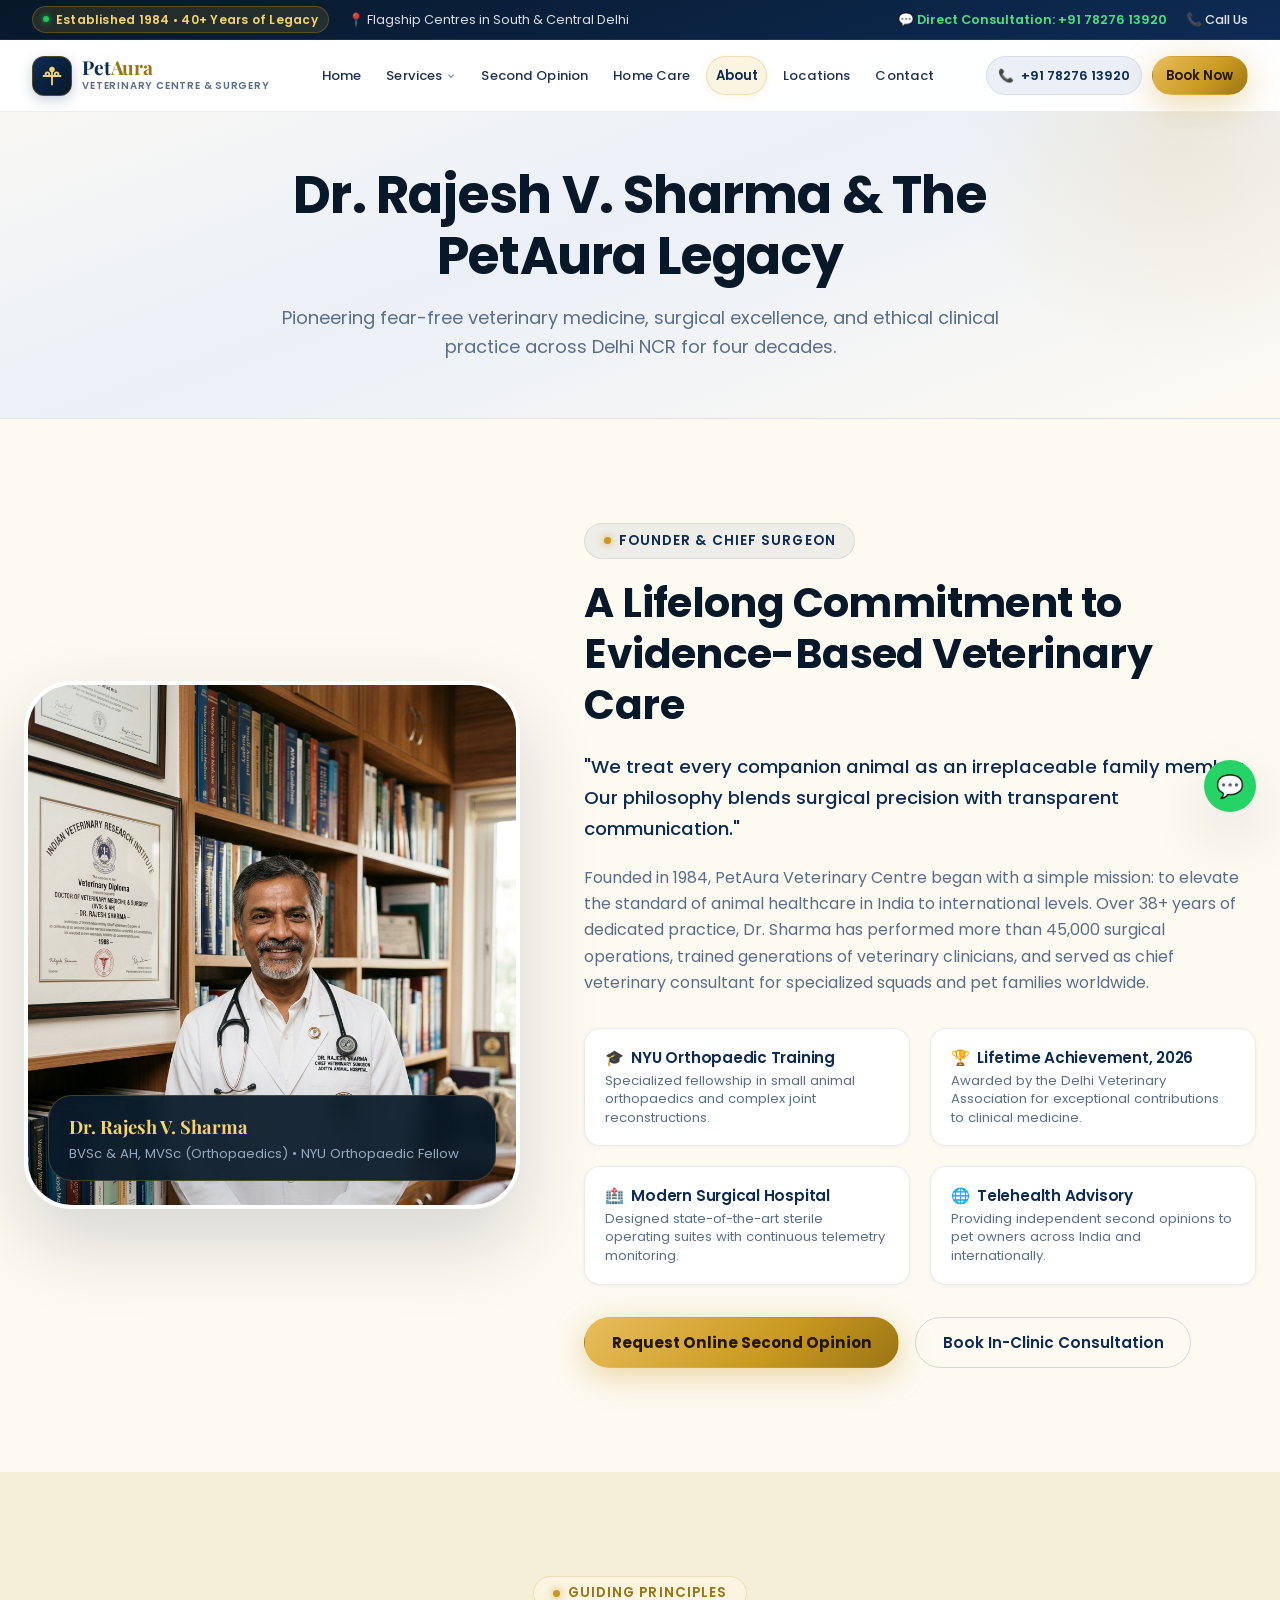
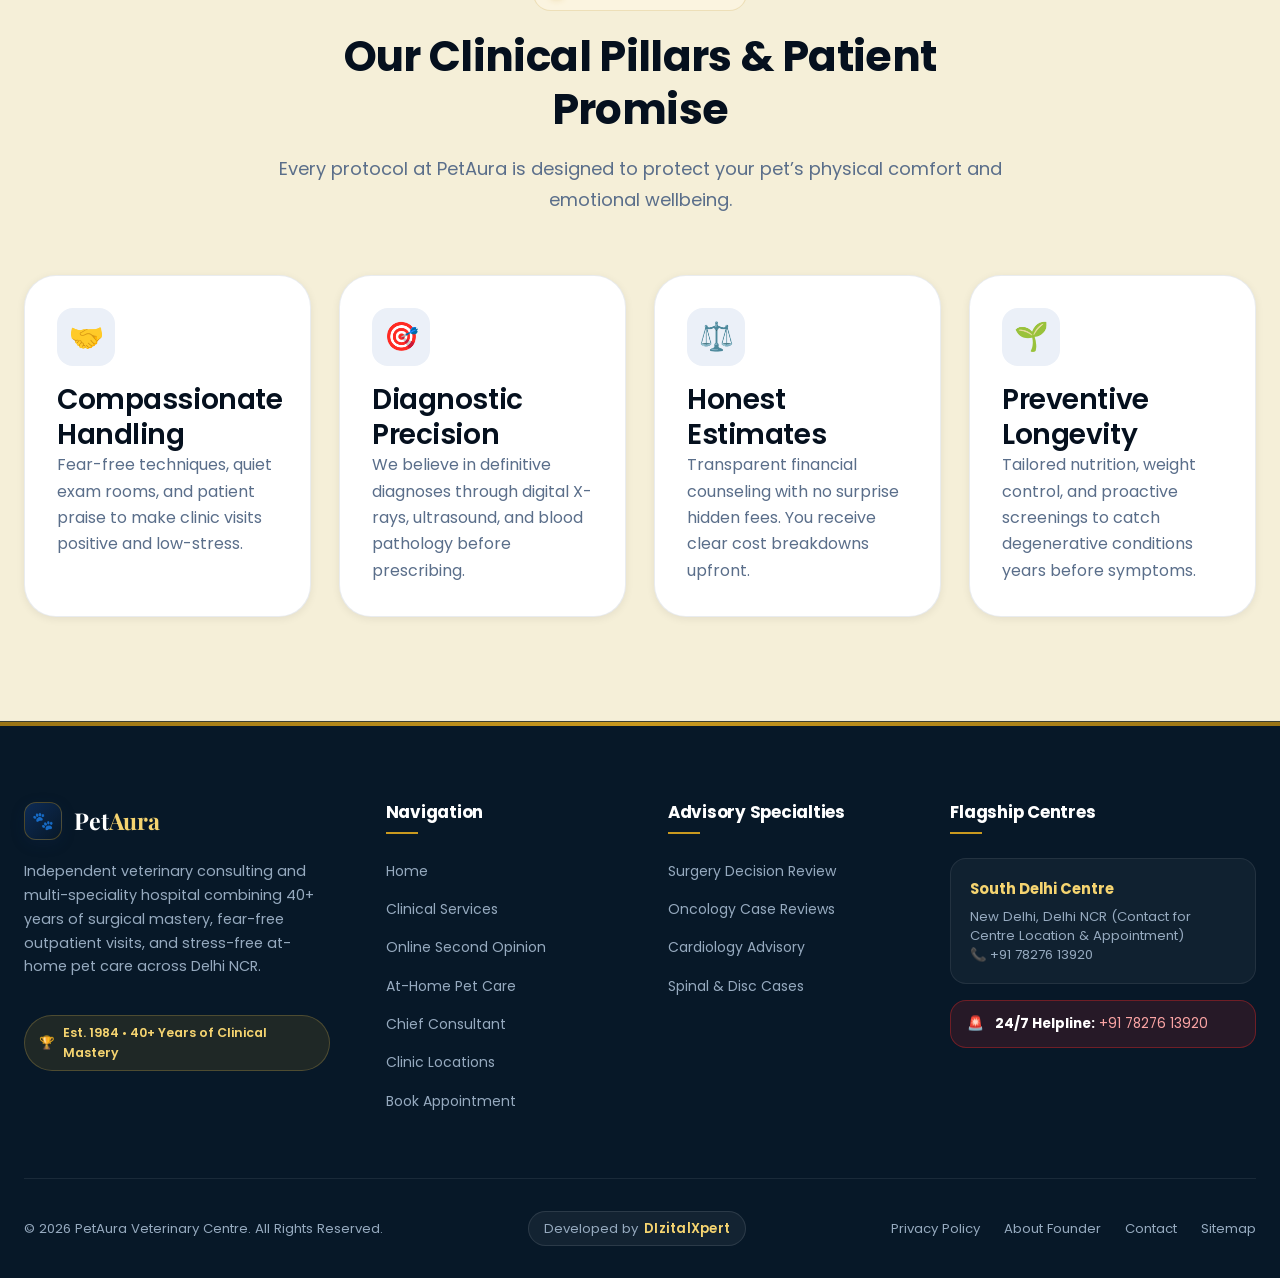
<file: about.html>
<!DOCTYPE html>
<html lang="en">
<head>
  <meta charset="UTF-8">
  <meta name="viewport" content="width=device-width, initial-scale=1.0, viewport-fit=cover">
  <title>About Dr. Rajesh V. Sharma &amp; PetAura Veterinary Hospital | New Delhi</title>
  <meta name="description" content="Discover PetAura's 40-year legacy of clinical mastery. Led by Chief Veterinary Surgeon Dr. Rajesh V. Sharma, NYU Orthopaedic Fellow and Lifetime Achievement Honoree.">
  <link rel="canonical" href="https://www.petaura-veterinary.in/about.html">
  <meta name="theme-color" content="#0D2B55">

  <!-- Open Graph -->
  <meta property="og:type" content="website">
  <meta property="og:url" content="https://www.petaura-veterinary.in/about.html">
  <meta property="og:title" content="About Dr. Rajesh V. Sharma – PetAura Veterinary Centre">
  <meta property="og:description" content="Four decades of compassionate veterinary surgery, orthopaedic mastery, and fear-free clinical care in New Delhi.">
  <meta property="og:image" content="https://www.petaura-veterinary.in/assets/images/chief-veterinarian.jpg">

  <!-- Favicon -->
  <link rel="icon" type="image/svg+xml" href="data:image/svg+xml,%3Csvg xmlns='http://www.w3.org/2000/svg' viewBox='0 0 48 48'%3E%3Crect width='48' height='48' rx='12' fill='%230D2B55'/%3E%3Cpath fill='%23C9991F' d='M24 10a4 4 0 100 8 4 4 0 000-8zm-7 5a3.5 3.5 0 100 7 3.5 3.5 0 000-7zm14 0a3.5 3.5 0 100 7 3.5 3.5 0 000-7zm-11 9a3 3 0 100 6 3 3 0 000-6zm8 0a3 3 0 100 6 3 3 0 000-6zm-4 4c-5 0-9 4-9 8 0 3 3 6 9 6s9-3 9-6c0-4-4-8-9-8z'/%3E%3C/svg%3E">

  <!-- Stylesheets -->
  <link rel="stylesheet" href="css/variables.css">
  <link rel="stylesheet" href="css/base.css">
  <link rel="stylesheet" href="css/header.css">
  <link rel="stylesheet" href="css/hero.css">
  <link rel="stylesheet" href="css/components.css">
  <link rel="stylesheet" href="css/sections.css">
  <link rel="stylesheet" href="css/booking.css">
  <link rel="stylesheet" href="css/footer.css">
</head>
<body>

  <!-- Header -->
  <header class="site-header" role="banner">
    <div class="site-topbar">
      <div class="container topbar-inner">
        <div class="topbar-left">
          <span class="topbar-badge">
            <span class="pulse-dot"></span>
            Established 1984 • 40+ Years of Legacy
          </span>
          <div class="topbar-info">
            <span>📍 Flagship Centres in South &amp; Central Delhi</span>
          </div>
        </div>
        <div class="topbar-right">
          <a href="https://wa.me/917827613920" class="topbar-link whatsapp-link" target="_blank" rel="noopener noreferrer">
            <span>💬 Direct Consultation: +91 78276 13920</span>
          </a>
          <a href="tel:+91 78276 13920" class="topbar-link">
            <span>📞 Call Us</span>
          </a>
        </div>
      </div>
    </div>

    <!-- Main Navigation Bar -->
    <nav class="site-navbar" role="navigation" aria-label="Main Navigation">
      <div class="container navbar-inner">
        <a href="index.html" class="brand-logo" aria-label="PetAura Veterinary Centre Home">
          <div class="brand-crest" aria-hidden="true">
            <svg width="22" height="22" viewBox="0 0 24 24" fill="none" stroke="currentColor" stroke-width="2">
              <path d="M12 2v20M2 12h20M12 7a2 2 0 100-4 2 2 0 000 4zm-5 5a2 2 0 100-4 2 2 0 000 4zm10 0a2 2 0 100-4 2 2 0 000 4z" />
            </svg>
          </div>
          <div class="brand-text-wrap">
            <span class="brand-title">Pet<span>Aura</span></span>
            <span class="brand-sub">Veterinary Centre &amp; Surgery</span>
          </div>
        </a>

        <!-- Desktop Navigation Links (Strict 1-2 Words) -->
        <ul class="nav-menu">
          <li class="nav-item">
            <a href="index.html" class="nav-link">Home</a>
          </li>
          
          <li class="nav-item">
            <a href="services.html" class="nav-link">
              Services
              <svg class="arrow-icon" viewBox="0 0 24 24" fill="none" stroke="currentColor" stroke-width="2.5"><polyline points="6 9 12 15 18 9"></polyline></svg>
            </a>
            <div class="dropdown-menu">
              <a href="services.html#consultation" class="dropdown-link">
                <span class="dropdown-link-icon">🩺</span>
                <div class="dropdown-link-text">
                  <div class="dropdown-link-title">Consultation</div>
                  <div class="dropdown-link-desc">Wellness &amp; health checks</div>
                </div>
              </a>
              <a href="services.html#vaccinations" class="dropdown-link">
                <span class="dropdown-link-icon">💉</span>
                <div class="dropdown-link-text">
                  <div class="dropdown-link-title">Vaccinations</div>
                  <div class="dropdown-link-desc">Immunization protocols</div>
                </div>
              </a>
              <a href="services.html#surgery" class="dropdown-link">
                <span class="dropdown-link-icon">🏥</span>
                <div class="dropdown-link-text">
                  <div class="dropdown-link-title">Surgery</div>
                  <div class="dropdown-link-desc">Soft tissue &amp; orthopaedics</div>
                </div>
              </a>
              <a href="services.html#diagnostics" class="dropdown-link">
                <span class="dropdown-link-icon">🔬</span>
                <div class="dropdown-link-text">
                  <div class="dropdown-link-title">Diagnostics</div>
                  <div class="dropdown-link-desc">Digital X-Ray &amp; pathology</div>
                </div>
              </a>
              <a href="services.html#emergency" class="dropdown-link">
                <span class="dropdown-link-icon">🚑</span>
                <div class="dropdown-link-text">
                  <div class="dropdown-link-title">Emergency</div>
                  <div class="dropdown-link-desc">24/7 rapid life support</div>
                </div>
              </a>
            </div>
          </li>

          <li class="nav-item">
            <a href="second-opinion.html" class="nav-link">Second Opinion</a>
          </li>

          <li class="nav-item">
            <a href="at-home.html" class="nav-link">Home Care</a>
          </li>

          <li class="nav-item">
            <a href="about.html" class="nav-link active">About</a>
          </li>

          <li class="nav-item">
            <a href="locations.html" class="nav-link">Locations</a>
          </li>

          <li class="nav-item">
            <a href="booking.html" class="nav-link">Contact</a>
          </li>
        </ul>

        <!-- Navbar Actions & CTA -->
        <div class="navbar-actions">
          <a href="tel:+917827613920" class="header-call-btn" aria-label="Call clinic at +91 78276 13920">
            <span class="call-icon" aria-hidden="true">📞</span>
            <span class="call-text-full">+91 78276 13920</span>
            <span class="call-text-short">Call</span>
          </a>
          <a href="booking.html" class="btn btn-accent btn-sm">
            Book Now
          </a>
          <button type="button" class="mobile-toggle-btn" aria-label="Toggle Navigation Menu">
            <span class="hamburger-line"></span>
          </button>
        </div>
      </div>
    </nav>
  </header>

  <!-- Mobile Drawer Overlay & Menu -->
  <div class="mobile-drawer-overlay"></div>
  <aside class="mobile-drawer" aria-label="Mobile Navigation Drawer">
    <div class="drawer-header">
      <div class="brand-logo">
        <div class="brand-crest" aria-hidden="true">
          <svg width="22" height="22" viewBox="0 0 24 24" fill="none" stroke="currentColor" stroke-width="2">
            <path d="M12 2v20M2 12h20M12 7a2 2 0 100-4 2 2 0 000 4zm-5 5a2 2 0 100-4 2 2 0 000 4zm10 0a2 2 0 100-4 2 2 0 000 4z" />
          </svg>
        </div>
        <div class="brand-text-wrap">
          <span class="brand-title">Pet<span>Aura</span></span>
          <span class="brand-sub">Veterinary Centre</span>
        </div>
      </div>
      <button type="button" class="drawer-close-btn" aria-label="Close Navigation Drawer">&times;</button>
    </div>

    <nav class="drawer-nav">
      <a href="index.html" class="drawer-link">Home</a>
      <a href="services.html" class="drawer-link">Services</a>
      <div class="drawer-submenu">
        <a href="services.html#consultation" class="drawer-sublink">Consultation</a>
        <a href="services.html#vaccinations" class="drawer-sublink">Vaccinations</a>
        <a href="services.html#surgery" class="drawer-sublink">Surgery</a>
        <a href="services.html#diagnostics" class="drawer-sublink">Diagnostics</a>
        <a href="services.html#emergency" class="drawer-sublink">Emergency</a>
      </div>
      <a href="second-opinion.html" class="drawer-link">Second Opinion</a>
      <a href="at-home.html" class="drawer-link">Home Care</a>
      <a href="about.html" class="drawer-link active">About</a>
      <a href="locations.html" class="drawer-link">Locations</a>
      <a href="booking.html" class="drawer-link">Contact</a>
    </nav>

    <div class="drawer-footer">
      <a href="tel:+917827613920" class="drawer-phone-card" aria-label="Emergency line +91 78276 13920">
        <span class="drawer-phone-icon">🚨</span>
        <div class="drawer-phone-text">
          <b>Emergency Hotline</b>
          <span>+91 78276 13920</span>
        </div>
      </a>
      <a href="booking.html" class="btn btn-accent btn-lg" style="width: 100%;">Book Now</a>
    </div>
  </aside>

  <!-- Page Header Banner -->
  <section class="page-banner">
    <div class="container page-banner-content">
      <!-- Breadcrumbs & Category Pill (Preserved as code comments for structure reference, hidden from front-end)
      <div class="page-breadcrumbs">
        <a href="index.html">Home</a>
        <span class="separator">/</span>
        <span>About Our Founder</span>
      </div>
      <span class="section-pill gold">
        <span class="dot"></span>
        Leadership &amp; Medical Heritage
      </span>
      -->
      <h1>Dr. Rajesh V. Sharma &amp; The PetAura Legacy</h1>
      <p class="page-banner-desc">
        Pioneering fear-free veterinary medicine, surgical excellence, and ethical clinical practice across Delhi NCR for four decades.
      </p>
    </div>
  </section>

  <!-- Main Profile Section -->
  <main class="section">
    <div class="container">
      <div class="doctor-spotlight-grid">
        <div class="doctor-photo-wrap">
          <div class="doctor-photo-frame">
            <img src="assets/images/chief-veterinarian.jpg" alt="Dr. Rajesh V. Sharma in clinic library" width="600" height="750" loading="eager">
            <div class="doctor-credential-pill">
              <div class="doc-name">Dr. Rajesh V. Sharma</div>
              <div class="doc-sub">BVSc &amp; AH, MVSc (Orthopaedics) • NYU Orthopaedic Fellow</div>
            </div>
          </div>
        </div>

        <div class="doctor-info-content">
          <span class="section-pill">
            <span class="dot"></span>
            Founder &amp; Chief Surgeon
          </span>
          <h2>A Lifelong Commitment to Evidence-Based Veterinary Care</h2>
          <p class="doctor-bio-lead">
            "We treat every companion animal as an irreplaceable family member. Our philosophy blends surgical precision with transparent communication."
          </p>
          <p class="text-muted">
            Founded in 1984, PetAura Veterinary Centre began with a simple mission: to elevate the standard of animal healthcare in India to international levels. Over 38+ years of dedicated practice, Dr. Sharma has performed more than 45,000 surgical operations, trained generations of veterinary clinicians, and served as chief veterinary consultant for specialized squads and pet families worldwide.
          </p>

          <div class="doctor-credentials-grid">
            <div class="cred-box">
              <h4><span>🎓</span> NYU Orthopaedic Training</h4>
              <p>Specialized fellowship in small animal orthopaedics and complex joint reconstructions.</p>
            </div>
            <div class="cred-box">
              <h4><span>🏆</span> Lifetime Achievement, 2026</h4>
              <p>Awarded by the Delhi Veterinary Association for exceptional contributions to clinical medicine.</p>
            </div>
            <div class="cred-box">
              <h4><span>🏥</span> Modern Surgical Hospital</h4>
              <p>Designed state-of-the-art sterile operating suites with continuous telemetry monitoring.</p>
            </div>
            <div class="cred-box">
              <h4><span>🌐</span> Telehealth Advisory</h4>
              <p>Providing independent second opinions to pet owners across India and internationally.</p>
            </div>
          </div>

          <div style="display: flex; gap: 1rem; flex-wrap: wrap;">
            <a href="second-opinion.html" class="btn btn-accent">Request Online Second Opinion</a>
            <a href="booking.html" class="btn btn-outline">Book In-Clinic Consultation</a>
          </div>
        </div>
      </div>
    </div>
  </main>

  <!-- Hospital Core Pillars -->
  <section class="section section-alt">
    <div class="container">
      <div class="section-header">
        <span class="section-pill gold">
          <span class="dot"></span>
          Guiding Principles
        </span>
        <h2 class="section-title">Our Clinical Pillars &amp; Patient Promise</h2>
        <p class="section-desc">Every protocol at PetAura is designed to protect your pet’s physical comfort and emotional wellbeing.</p>
      </div>

      <div class="grid-4">
        <div class="card" style="padding: 2rem;">
          <div class="service-icon-box" style="margin-bottom: 1rem;">🤝</div>
          <h3>Compassionate Handling</h3>
          <p class="text-muted">Fear-free techniques, quiet exam rooms, and patient praise to make clinic visits positive and low-stress.</p>
        </div>
        <div class="card" style="padding: 2rem;">
          <div class="service-icon-box" style="margin-bottom: 1rem;">🎯</div>
          <h3>Diagnostic Precision</h3>
          <p class="text-muted">We believe in definitive diagnoses through digital X-rays, ultrasound, and blood pathology before prescribing.</p>
        </div>
        <div class="card" style="padding: 2rem;">
          <div class="service-icon-box" style="margin-bottom: 1rem;">⚖️</div>
          <h3>Honest Estimates</h3>
          <p class="text-muted">Transparent financial counseling with no surprise hidden fees. You receive clear cost breakdowns upfront.</p>
        </div>
        <div class="card" style="padding: 2rem;">
          <div class="service-icon-box" style="margin-bottom: 1rem;">🌱</div>
          <h3>Preventive Longevity</h3>
          <p class="text-muted">Tailored nutrition, weight control, and proactive screenings to catch degenerative conditions years before symptoms.</p>
        </div>
      </div>
    </div>
  </section>

  <!-- Footer -->
  <footer class="site-footer" role="contentinfo">
    <div class="container">
      <div class="footer-top-grid">
        <div class="footer-brand-col">
          <a href="index.html" class="footer-brand-logo">
            <div class="brand-crest" style="width: 38px; height: 38px; font-size: 1.1rem;">🐾</div>
            <span class="footer-brand-title">Pet<span>Aura</span></span>
          </a>
          <p class="footer-brand-desc">
            Independent veterinary consulting and multi-speciality hospital combining 40+ years of surgical mastery, fear-free outpatient visits, and stress-free at-home pet care across Delhi NCR.
          </p>
          <div class="footer-heritage-badge">
            <span>🏆</span>
            <span>Est. 1984 • 40+ Years of Clinical Mastery</span>
          </div>
        </div>
        <div>
          <h4 class="footer-col-title">Navigation</h4>
          <ul class="footer-links-list">
            <li><a href="index.html" class="footer-link">Home</a></li>
            <li><a href="services.html" class="footer-link">Clinical Services</a></li>
            <li><a href="second-opinion.html" class="footer-link">Online Second Opinion</a></li>
            <li><a href="at-home.html" class="footer-link">At-Home Pet Care</a></li>
            <li><a href="about.html" class="footer-link">Chief Consultant</a></li>
            <li><a href="locations.html" class="footer-link">Clinic Locations</a></li>
            <li><a href="booking.html" class="footer-link">Book Appointment</a></li>
          </ul>
        </div>
        <div>
          <h4 class="footer-col-title">Advisory Specialties</h4>
          <ul class="footer-links-list">
            <li><a href="second-opinion.html" class="footer-link">Surgery Decision Review</a></li>
            <li><a href="second-opinion.html" class="footer-link">Oncology Case Reviews</a></li>
            <li><a href="second-opinion.html" class="footer-link">Cardiology Advisory</a></li>
            <li><a href="second-opinion.html" class="footer-link">Spinal &amp; Disc Cases</a></li>
          </ul>
        </div>
        <div>
          <h4 class="footer-col-title">Flagship Centres</h4>
          <div class="footer-loc-card">
            <div class="footer-loc-title">South Delhi Centre</div>
            <p class="footer-loc-text">New Delhi, Delhi NCR (Contact for Centre Location &amp; Appointment)<br>📞 +91 78276 13920</p>
          </div>
          <div class="footer-emergency-pill">
            <span>🚨</span>
            <div><b>24/7 Helpline:</b> +91 78276 13920</div>
          </div>
        </div>
      </div>

      <div class="footer-bottom-bar">
        <div>© <span id="current-year">2026</span> PetAura Veterinary Centre. All Rights Reserved.</div>
        <div class="footer-watermark">Developed by <a href="https://dizitalxpert.com" target="_blank" rel="noopener noreferrer">DIzitalXpert</a></div>
        <div class="footer-bottom-links">
          <a href="index.html">Privacy Policy</a>
          <a href="about.html">About Founder</a>
          <a href="booking.html">Contact</a>
          <a href="sitemap.xml">Sitemap</a>
        </div>
      </div>
    </div>
  </footer>

  <!-- Floating Actions -->
  <div class="floating-actions-bar">
    <a href="https://wa.me/917827613920" class="float-btn float-whatsapp" aria-label="Chat on WhatsApp" target="_blank" rel="noopener noreferrer">💬</a>
    <button type="button" class="float-btn float-back-top" aria-label="Back to Top">↑</button>
  </div>

  <script src="js/site.js"></script>
</body>
</html>
</file>
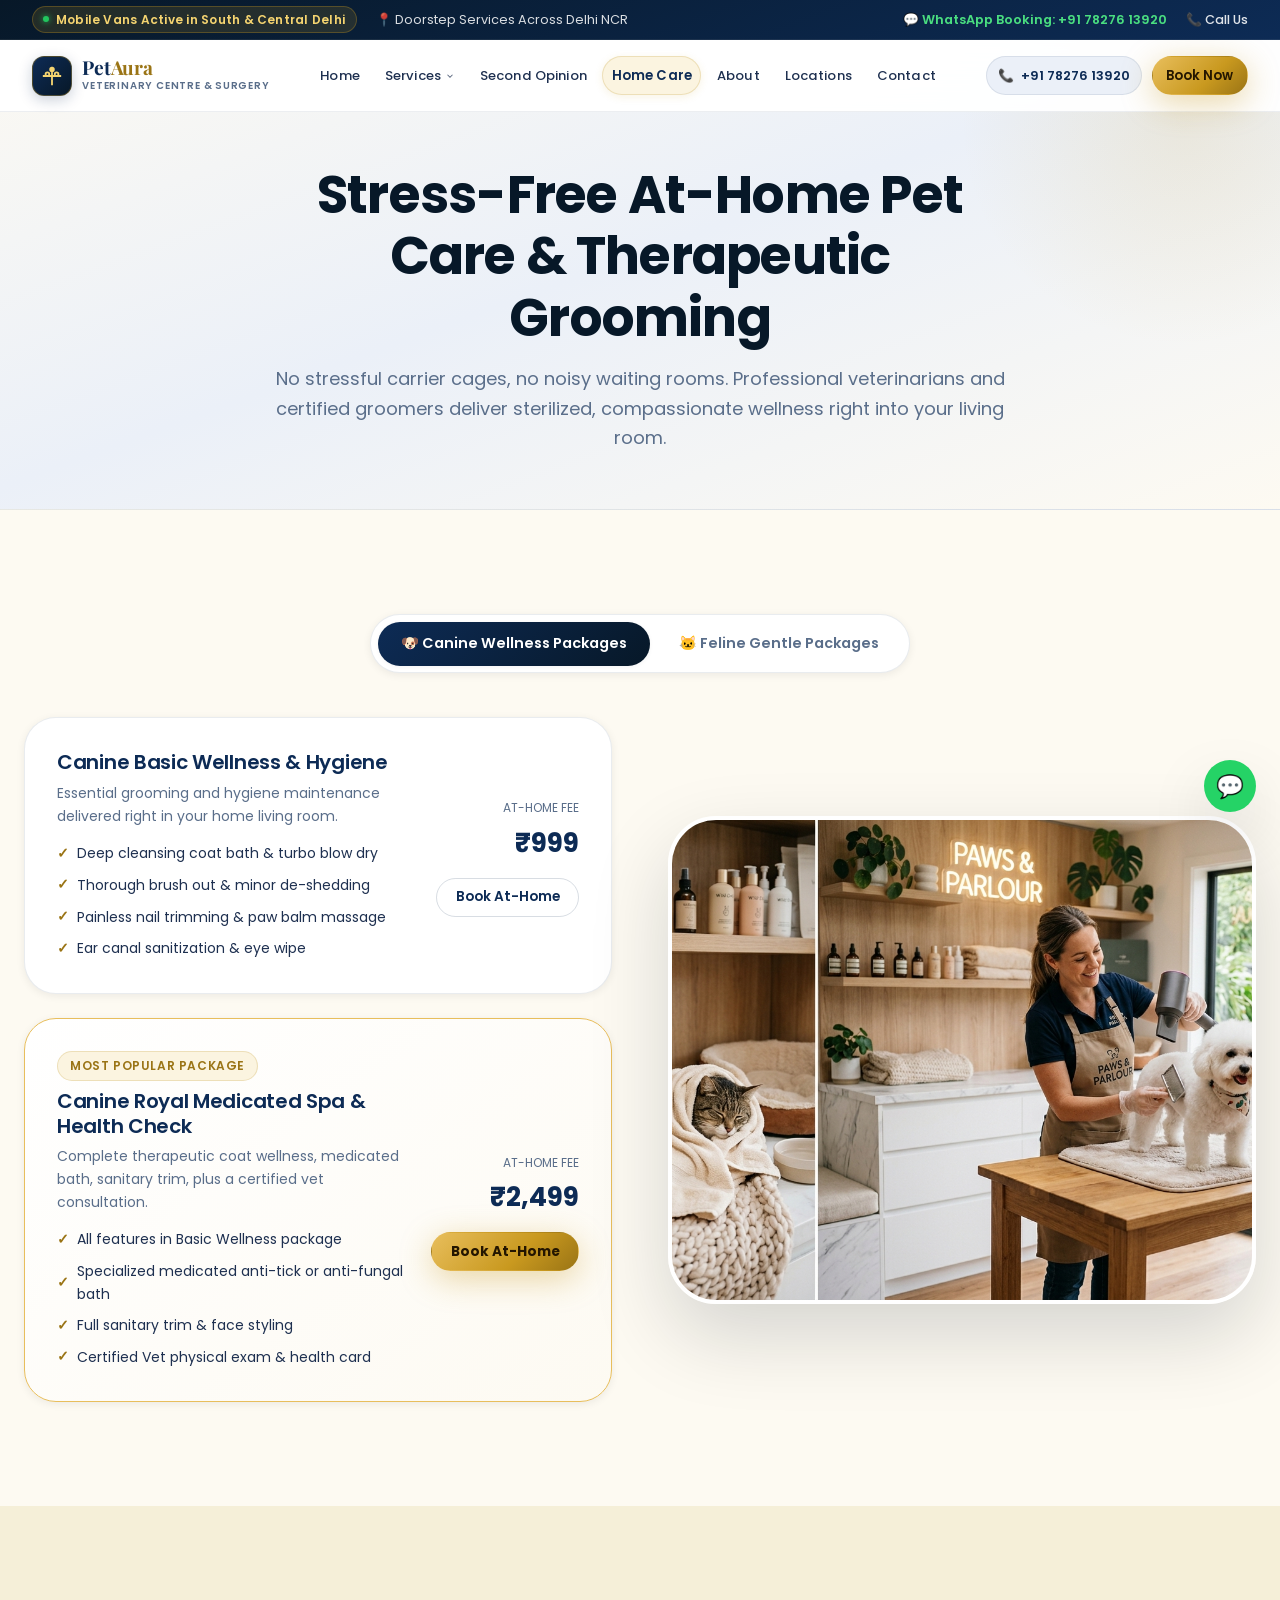
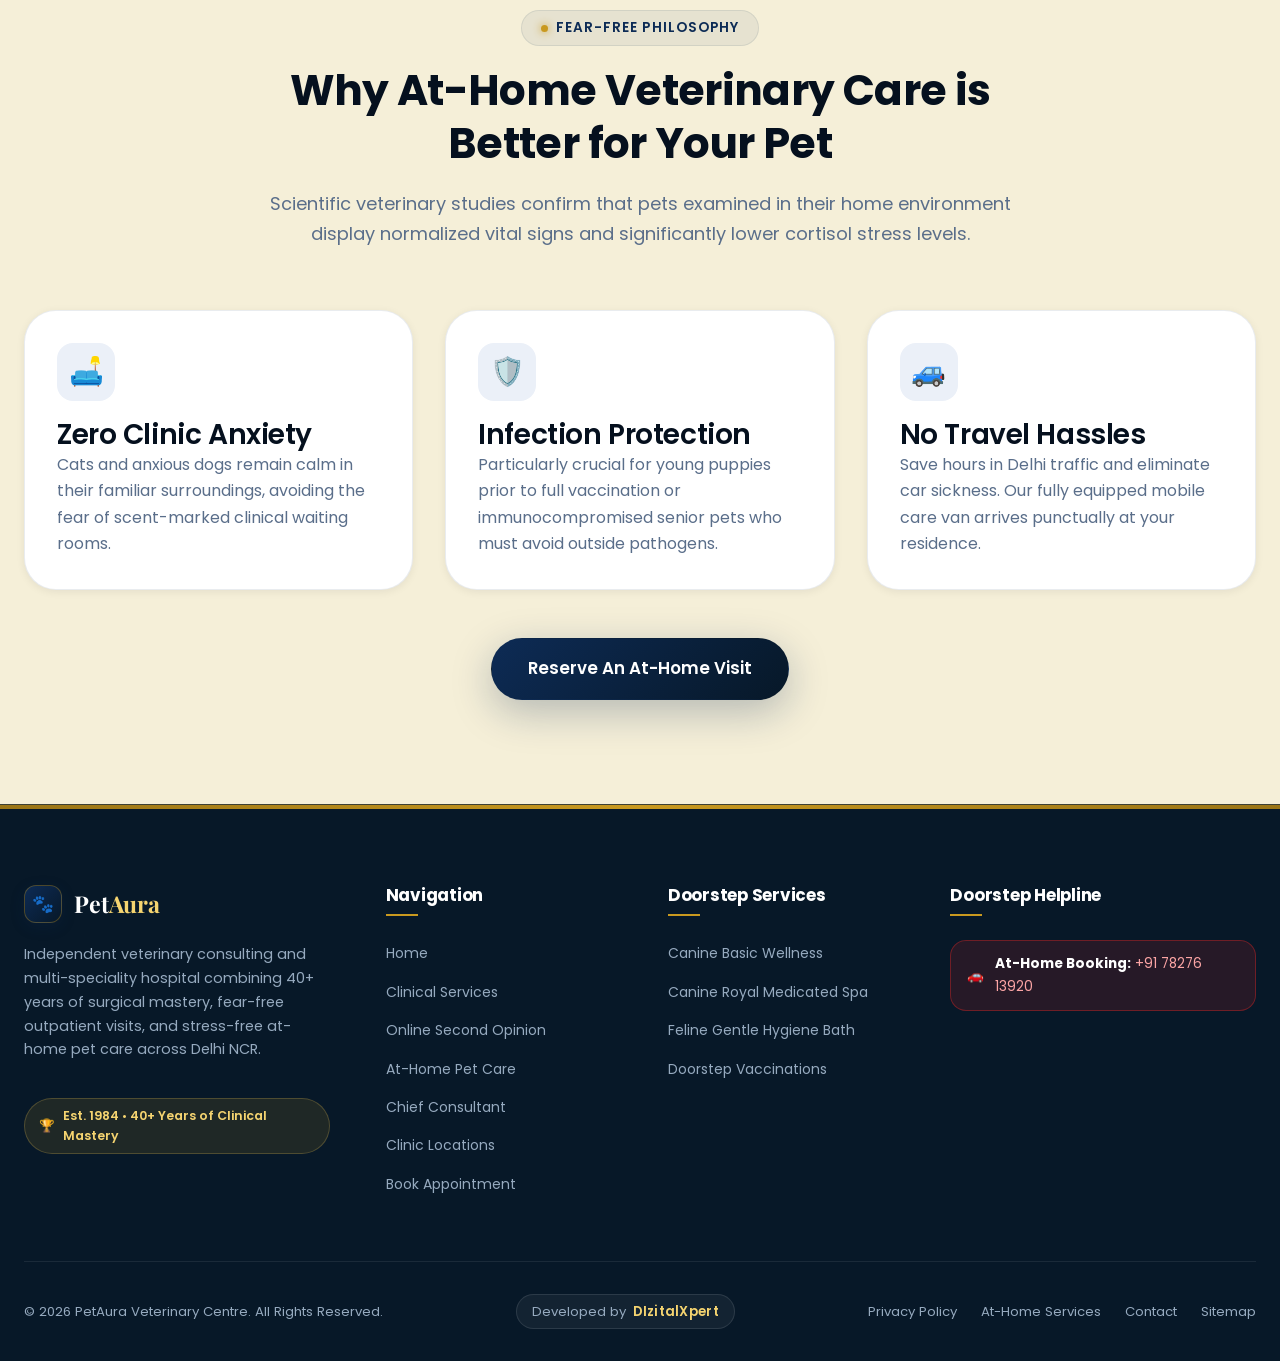
<file: at-home.html>
<!DOCTYPE html>
<html lang="en">
<head>
  <meta charset="UTF-8">
  <meta name="viewport" content="width=device-width, initial-scale=1.0, viewport-fit=cover">
  <title>At-Home Pet Care &amp; Therapeutic Grooming – PetAura Delhi NCR</title>
  <meta name="description" content="Stress-free at-home veterinary visits, dog &amp; cat grooming, doorstep vaccinations, and medicated baths delivered directly to your doorstep across Delhi NCR.">
  <link rel="canonical" href="https://www.petaura-veterinary.in/at-home.html">
  <meta name="theme-color" content="#0D2B55">

  <!-- Open Graph -->
  <meta property="og:type" content="website">
  <meta property="og:url" content="https://www.petaura-veterinary.in/at-home.html">
  <meta property="og:title" content="At-Home Pet Care &amp; Doorstep Grooming – PetAura">
  <meta property="og:description" content="Professional veterinary visits and gentle grooming at your doorstep. Zero car anxiety, 100% sanitized equipment.">
  <meta property="og:image" content="https://www.petaura-veterinary.in/assets/images/grooming-spa.jpg">

  <!-- Favicon -->
  <link rel="icon" type="image/svg+xml" href="data:image/svg+xml,%3Csvg xmlns='http://www.w3.org/2000/svg' viewBox='0 0 48 48'%3E%3Crect width='48' height='48' rx='12' fill='%230D2B55'/%3E%3Cpath fill='%23C9991F' d='M24 10a4 4 0 100 8 4 4 0 000-8zm-7 5a3.5 3.5 0 100 7 3.5 3.5 0 000-7zm14 0a3.5 3.5 0 100 7 3.5 3.5 0 000-7zm-11 9a3 3 0 100 6 3 3 0 000-6zm8 0a3 3 0 100 6 3 3 0 000-6zm-4 4c-5 0-9 4-9 8 0 3 3 6 9 6s9-3 9-6c0-4-4-8-9-8z'/%3E%3C/svg%3E">

  <!-- Stylesheets -->
  <link rel="stylesheet" href="css/variables.css">
  <link rel="stylesheet" href="css/base.css">
  <link rel="stylesheet" href="css/header.css">
  <link rel="stylesheet" href="css/hero.css">
  <link rel="stylesheet" href="css/components.css">
  <link rel="stylesheet" href="css/sections.css">
  <link rel="stylesheet" href="css/booking.css">
  <link rel="stylesheet" href="css/footer.css">
</head>
<body>

  <!-- Header -->
  <header class="site-header" role="banner">
    <div class="site-topbar">
      <div class="container topbar-inner">
        <div class="topbar-left">
          <span class="topbar-badge">
            <span class="pulse-dot"></span>
            Mobile Vans Active in South &amp; Central Delhi
          </span>
          <div class="topbar-info">
            <span>📍 Doorstep Services Across Delhi NCR</span>
          </div>
        </div>
        <div class="topbar-right">
          <a href="https://wa.me/917827613920" class="topbar-link whatsapp-link" target="_blank" rel="noopener noreferrer">
            <span>💬 WhatsApp Booking: +91 78276 13920</span>
          </a>
          <a href="tel:+91 78276 13920" class="topbar-link">
            <span>📞 Call Us</span>
          </a>
        </div>
      </div>
    </div>

    <!-- Main Navigation Bar -->
    <nav class="site-navbar" role="navigation" aria-label="Main Navigation">
      <div class="container navbar-inner">
        <a href="index.html" class="brand-logo" aria-label="PetAura Veterinary Centre Home">
          <div class="brand-crest" aria-hidden="true">
            <svg width="22" height="22" viewBox="0 0 24 24" fill="none" stroke="currentColor" stroke-width="2">
              <path d="M12 2v20M2 12h20M12 7a2 2 0 100-4 2 2 0 000 4zm-5 5a2 2 0 100-4 2 2 0 000 4zm10 0a2 2 0 100-4 2 2 0 000 4z" />
            </svg>
          </div>
          <div class="brand-text-wrap">
            <span class="brand-title">Pet<span>Aura</span></span>
            <span class="brand-sub">Veterinary Centre &amp; Surgery</span>
          </div>
        </a>

        <!-- Desktop Navigation Links (Strict 1-2 Words) -->
        <ul class="nav-menu">
          <li class="nav-item">
            <a href="index.html" class="nav-link">Home</a>
          </li>
          
          <li class="nav-item">
            <a href="services.html" class="nav-link">
              Services
              <svg class="arrow-icon" viewBox="0 0 24 24" fill="none" stroke="currentColor" stroke-width="2.5"><polyline points="6 9 12 15 18 9"></polyline></svg>
            </a>
            <div class="dropdown-menu">
              <a href="services.html#consultation" class="dropdown-link">
                <span class="dropdown-link-icon">🩺</span>
                <div class="dropdown-link-text">
                  <div class="dropdown-link-title">Consultation</div>
                  <div class="dropdown-link-desc">Wellness &amp; health checks</div>
                </div>
              </a>
              <a href="services.html#vaccinations" class="dropdown-link">
                <span class="dropdown-link-icon">💉</span>
                <div class="dropdown-link-text">
                  <div class="dropdown-link-title">Vaccinations</div>
                  <div class="dropdown-link-desc">Immunization protocols</div>
                </div>
              </a>
              <a href="services.html#surgery" class="dropdown-link">
                <span class="dropdown-link-icon">🏥</span>
                <div class="dropdown-link-text">
                  <div class="dropdown-link-title">Surgery</div>
                  <div class="dropdown-link-desc">Soft tissue &amp; orthopaedics</div>
                </div>
              </a>
              <a href="services.html#diagnostics" class="dropdown-link">
                <span class="dropdown-link-icon">🔬</span>
                <div class="dropdown-link-text">
                  <div class="dropdown-link-title">Diagnostics</div>
                  <div class="dropdown-link-desc">Digital X-Ray &amp; pathology</div>
                </div>
              </a>
              <a href="services.html#emergency" class="dropdown-link">
                <span class="dropdown-link-icon">🚑</span>
                <div class="dropdown-link-text">
                  <div class="dropdown-link-title">Emergency</div>
                  <div class="dropdown-link-desc">24/7 rapid life support</div>
                </div>
              </a>
            </div>
          </li>

          <li class="nav-item">
            <a href="second-opinion.html" class="nav-link">Second Opinion</a>
          </li>

          <li class="nav-item">
            <a href="at-home.html" class="nav-link active">Home Care</a>
          </li>

          <li class="nav-item">
            <a href="about.html" class="nav-link">About</a>
          </li>

          <li class="nav-item">
            <a href="locations.html" class="nav-link">Locations</a>
          </li>

          <li class="nav-item">
            <a href="booking.html" class="nav-link">Contact</a>
          </li>
        </ul>

        <!-- Navbar Actions & CTA -->
        <div class="navbar-actions">
          <a href="tel:+917827613920" class="header-call-btn" aria-label="Call clinic at +91 78276 13920">
            <span class="call-icon" aria-hidden="true">📞</span>
            <span class="call-text-full">+91 78276 13920</span>
            <span class="call-text-short">Call</span>
          </a>
          <a href="booking.html" class="btn btn-accent btn-sm">
            Book Now
          </a>
          <button type="button" class="mobile-toggle-btn" aria-label="Toggle Navigation Menu">
            <span class="hamburger-line"></span>
          </button>
        </div>
      </div>
    </nav>
  </header>

  <!-- Mobile Drawer Overlay & Menu -->
  <div class="mobile-drawer-overlay"></div>
  <aside class="mobile-drawer" aria-label="Mobile Navigation Drawer">
    <div class="drawer-header">
      <div class="brand-logo">
        <div class="brand-crest" aria-hidden="true">
          <svg width="22" height="22" viewBox="0 0 24 24" fill="none" stroke="currentColor" stroke-width="2">
            <path d="M12 2v20M2 12h20M12 7a2 2 0 100-4 2 2 0 000 4zm-5 5a2 2 0 100-4 2 2 0 000 4zm10 0a2 2 0 100-4 2 2 0 000 4z" />
          </svg>
        </div>
        <div class="brand-text-wrap">
          <span class="brand-title">Pet<span>Aura</span></span>
          <span class="brand-sub">Veterinary Centre</span>
        </div>
      </div>
      <button type="button" class="drawer-close-btn" aria-label="Close Navigation Drawer">&times;</button>
    </div>

    <nav class="drawer-nav">
      <a href="index.html" class="drawer-link">Home</a>
      <a href="services.html" class="drawer-link">Services</a>
      <div class="drawer-submenu">
        <a href="services.html#consultation" class="drawer-sublink">Consultation</a>
        <a href="services.html#vaccinations" class="drawer-sublink">Vaccinations</a>
        <a href="services.html#surgery" class="drawer-sublink">Surgery</a>
        <a href="services.html#diagnostics" class="drawer-sublink">Diagnostics</a>
        <a href="services.html#emergency" class="drawer-sublink">Emergency</a>
      </div>
      <a href="second-opinion.html" class="drawer-link">Second Opinion</a>
      <a href="at-home.html" class="drawer-link active">Home Care</a>
      <a href="about.html" class="drawer-link">About</a>
      <a href="locations.html" class="drawer-link">Locations</a>
      <a href="booking.html" class="drawer-link">Contact</a>
    </nav>

    <div class="drawer-footer">
      <a href="tel:+917827613920" class="drawer-phone-card" aria-label="Emergency line +91 78276 13920">
        <span class="drawer-phone-icon">🚨</span>
        <div class="drawer-phone-text">
          <b>Emergency Hotline</b>
          <span>+91 78276 13920</span>
        </div>
      </a>
      <a href="booking.html" class="btn btn-accent btn-lg" style="width: 100%;">Book Now</a>
    </div>
  </aside>

  <!-- Page Header Banner -->
  <section class="page-banner">
    <div class="container page-banner-content">
      <!-- Breadcrumbs & Category Pill (Preserved as code comments for structure reference, hidden from front-end)
      <div class="page-breadcrumbs">
        <a href="index.html">Home</a>
        <span class="separator">/</span>
        <span>At-Home Care</span>
      </div>
      <span class="section-pill gold">
        <span class="dot"></span>
        Mobile Veterinary &amp; Spa Van
      </span>
      -->
      <h1>Stress-Free At-Home Pet Care &amp; Therapeutic Grooming</h1>
      <p class="page-banner-desc">
        No stressful carrier cages, no noisy waiting rooms. Professional veterinarians and certified groomers deliver sterilized, compassionate wellness right into your living room.
      </p>
    </div>
  </section>

  <!-- At-Home Packages Section -->
  <main class="section">
    <div class="container">
      <div class="tab-container">
        <div class="tab-nav">
          <button type="button" class="tab-btn athome-tab-btn active" data-pet="dog">🐶 Canine Wellness Packages</button>
          <button type="button" class="tab-btn athome-tab-btn" data-pet="cat">🐱 Feline Gentle Packages</button>
        </div>
      </div>

      <div class="athome-grid">
        <div id="athome-packages-container" class="athome-packages-col">
          <!-- Dog Package 1 -->
          <div class="package-card" data-pet-type="dog">
            <div class="package-info">
              <h3>Canine Basic Wellness &amp; Hygiene</h3>
              <p>Essential grooming and hygiene maintenance delivered right in your home living room.</p>
              <ul class="service-checklist" style="margin-bottom: 0;">
                <li><span class="service-check-icon">✓</span><span>Deep cleansing coat bath &amp; turbo blow dry</span></li>
                <li><span class="service-check-icon">✓</span><span>Thorough brush out &amp; minor de-shedding</span></li>
                <li><span class="service-check-icon">✓</span><span>Painless nail trimming &amp; paw balm massage</span></li>
                <li><span class="service-check-icon">✓</span><span>Ear canal sanitization &amp; eye wipe</span></li>
              </ul>
            </div>
            <div class="package-price-wrap">
              <span class="price-label">At-Home Fee</span>
              <span class="package-price-amount">₹999</span>
              <button type="button" class="btn btn-outline btn-sm book-athome-btn" data-package="Canine Basic Wellness &amp; Hygiene" style="margin-top: 0.85rem;">Book At-Home</button>
            </div>
          </div>

          <!-- Dog Package 2 -->
          <div class="package-card highlight" data-pet-type="dog">
            <div class="package-info">
              <span class="badge badge-gold" style="margin-bottom: 0.5rem;">Most Popular Package</span>
              <h3>Canine Royal Medicated Spa &amp; Health Check</h3>
              <p>Complete therapeutic coat wellness, medicated bath, sanitary trim, plus a certified vet consultation.</p>
              <ul class="service-checklist" style="margin-bottom: 0;">
                <li><span class="service-check-icon">✓</span><span>All features in Basic Wellness package</span></li>
                <li><span class="service-check-icon">✓</span><span>Specialized medicated anti-tick or anti-fungal bath</span></li>
                <li><span class="service-check-icon">✓</span><span>Full sanitary trim &amp; face styling</span></li>
                <li><span class="service-check-icon">✓</span><span>Certified Vet physical exam &amp; health card</span></li>
              </ul>
            </div>
            <div class="package-price-wrap">
              <span class="price-label">At-Home Fee</span>
              <span class="package-price-amount">₹2,499</span>
              <button type="button" class="btn btn-accent btn-sm book-athome-btn" data-package="Canine Royal Medicated Spa" style="margin-top: 0.85rem;">Book At-Home</button>
            </div>
          </div>

          <!-- Cat Package 1 (Hidden initially when dog tab is active) -->
          <div class="package-card" data-pet-type="cat" style="display: none;">
            <div class="package-info">
              <h3>Feline Gentle Hygiene &amp; Bath</h3>
              <p>Ultra-quiet, fear-free bath and brushing designed specifically to keep cats calm and comfortable.</p>
              <ul class="service-checklist" style="margin-bottom: 0;">
                <li><span class="service-check-icon">✓</span><span>Gentle waterless or warm foam cat bath</span></li>
                <li><span class="service-check-icon">✓</span><span>Soft coat de-shedding &amp; matting check</span></li>
                <li><span class="service-check-icon">✓</span><span>Nail tip trimming with safety guards</span></li>
                <li><span class="service-check-icon">✓</span><span>Ear margin hygiene cleaning</span></li>
              </ul>
            </div>
            <div class="package-price-wrap">
              <span class="price-label">At-Home Fee</span>
              <span class="package-price-amount">₹899</span>
              <button type="button" class="btn btn-outline btn-sm book-athome-btn" data-package="Feline Gentle Hygiene &amp; Bath" style="margin-top: 0.85rem;">Book At-Home</button>
            </div>
          </div>

          <!-- Cat Package 2 (Hidden initially when dog tab is active) -->
          <div class="package-card highlight" data-pet-type="cat" style="display: none;">
            <div class="package-info">
              <span class="badge badge-gold" style="margin-bottom: 0.5rem;">Recommended Feline Care</span>
              <h3>Feline Complete Dermatological Wellness</h3>
              <p>Comprehensive skin and parasite care for cats prone to allergies, hairballs, or skin sensitivity.</p>
              <ul class="service-checklist" style="margin-bottom: 0;">
                <li><span class="service-check-icon">✓</span><span>All features in Gentle Hygiene package</span></li>
                <li><span class="service-check-icon">✓</span><span>Hypoallergenic oat &amp; aloe therapeutic treatment</span></li>
                <li><span class="service-check-icon">✓</span><span>Sanitary &amp; belly hygiene trimming</span></li>
                <li><span class="service-check-icon">✓</span><span>Veterinary oral &amp; skin examination</span></li>
              </ul>
            </div>
            <div class="package-price-wrap">
              <span class="price-label">At-Home Fee</span>
              <span class="package-price-amount">₹2,199</span>
              <button type="button" class="btn btn-accent btn-sm book-athome-btn" data-package="Feline Complete Dermatological Wellness" style="margin-top: 0.85rem;">Book At-Home</button>
            </div>
          </div>
        </div>

        <div class="athome-image-frame">
          <img src="assets/images/grooming-spa.jpg" alt="Gentle at-home pet groomer treating a dog and cat" width="700" height="500" loading="eager">
        </div>
      </div>
    </div>
  </main>

  <!-- Why Pet Parents Love At-Home Visits -->
  <section class="section section-alt">
    <div class="container">
      <div class="section-header">
        <span class="section-pill">
          <span class="dot"></span>
          Fear-Free Philosophy
        </span>
        <h2 class="section-title">Why At-Home Veterinary Care is Better for Your Pet</h2>
        <p class="section-desc">Scientific veterinary studies confirm that pets examined in their home environment display normalized vital signs and significantly lower cortisol stress levels.</p>
      </div>

      <div class="grid-3">
        <div class="card" style="padding: 2rem;">
          <div class="service-icon-box" style="margin-bottom: 1rem;">🛋️</div>
          <h3>Zero Clinic Anxiety</h3>
          <p class="text-muted">Cats and anxious dogs remain calm in their familiar surroundings, avoiding the fear of scent-marked clinical waiting rooms.</p>
        </div>

        <div class="card" style="padding: 2rem;">
          <div class="service-icon-box" style="margin-bottom: 1rem;">🛡️</div>
          <h3>Infection Protection</h3>
          <p class="text-muted">Particularly crucial for young puppies prior to full vaccination or immunocompromised senior pets who must avoid outside pathogens.</p>
        </div>

        <div class="card" style="padding: 2rem;">
          <div class="service-icon-box" style="margin-bottom: 1rem;">🚙</div>
          <h3>No Travel Hassles</h3>
          <p class="text-muted">Save hours in Delhi traffic and eliminate car sickness. Our fully equipped mobile care van arrives punctually at your residence.</p>
        </div>
      </div>

      <div style="text-align: center; margin-top: 3rem;">
        <a href="booking.html" class="btn btn-primary btn-lg">Reserve An At-Home Visit</a>
      </div>
    </div>
  </section>

  <!-- Footer -->
  <footer class="site-footer" role="contentinfo">
    <div class="container">
      <div class="footer-top-grid">
        <div class="footer-brand-col">
          <a href="index.html" class="footer-brand-logo">
            <div class="brand-crest" style="width: 38px; height: 38px; font-size: 1.1rem;">🐾</div>
            <span class="footer-brand-title">Pet<span>Aura</span></span>
          </a>
          <p class="footer-brand-desc">
            Independent veterinary consulting and multi-speciality hospital combining 40+ years of surgical mastery, fear-free outpatient visits, and stress-free at-home pet care across Delhi NCR.
          </p>
          <div class="footer-heritage-badge">
            <span>🏆</span>
            <span>Est. 1984 • 40+ Years of Clinical Mastery</span>
          </div>
        </div>
        <div>
          <h4 class="footer-col-title">Navigation</h4>
          <ul class="footer-links-list">
            <li><a href="index.html" class="footer-link">Home</a></li>
            <li><a href="services.html" class="footer-link">Clinical Services</a></li>
            <li><a href="second-opinion.html" class="footer-link">Online Second Opinion</a></li>
            <li><a href="at-home.html" class="footer-link">At-Home Pet Care</a></li>
            <li><a href="about.html" class="footer-link">Chief Consultant</a></li>
            <li><a href="locations.html" class="footer-link">Clinic Locations</a></li>
            <li><a href="booking.html" class="footer-link">Book Appointment</a></li>
          </ul>
        </div>
        <div>
          <h4 class="footer-col-title">Doorstep Services</h4>
          <ul class="footer-links-list">
            <li><a href="at-home.html" class="footer-link">Canine Basic Wellness</a></li>
            <li><a href="at-home.html" class="footer-link">Canine Royal Medicated Spa</a></li>
            <li><a href="at-home.html" class="footer-link">Feline Gentle Hygiene Bath</a></li>
            <li><a href="at-home.html" class="footer-link">Doorstep Vaccinations</a></li>
          </ul>
        </div>
        <div>
          <h4 class="footer-col-title">Doorstep Helpline</h4>
          <div class="footer-emergency-pill">
            <span>🚗</span>
            <div><b>At-Home Booking:</b> +91 78276 13920</div>
          </div>
        </div>
      </div>

      <div class="footer-bottom-bar">
        <div>© <span id="current-year">2026</span> PetAura Veterinary Centre. All Rights Reserved.</div>
        <div class="footer-watermark">Developed by <a href="https://dizitalxpert.com" target="_blank" rel="noopener noreferrer">DIzitalXpert</a></div>
        <div class="footer-bottom-links">
          <a href="index.html">Privacy Policy</a>
          <a href="at-home.html">At-Home Services</a>
          <a href="booking.html">Contact</a>
          <a href="sitemap.xml">Sitemap</a>
        </div>
      </div>
    </div>
  </footer>

  <!-- Floating Actions -->
  <div class="floating-actions-bar">
    <a href="https://wa.me/917827613920" class="float-btn float-whatsapp" aria-label="Chat on WhatsApp" target="_blank" rel="noopener noreferrer">💬</a>
    <button type="button" class="float-btn float-back-top" aria-label="Back to Top">↑</button>
  </div>

  <script src="js/site.js"></script>
</body>
</html>
</file>
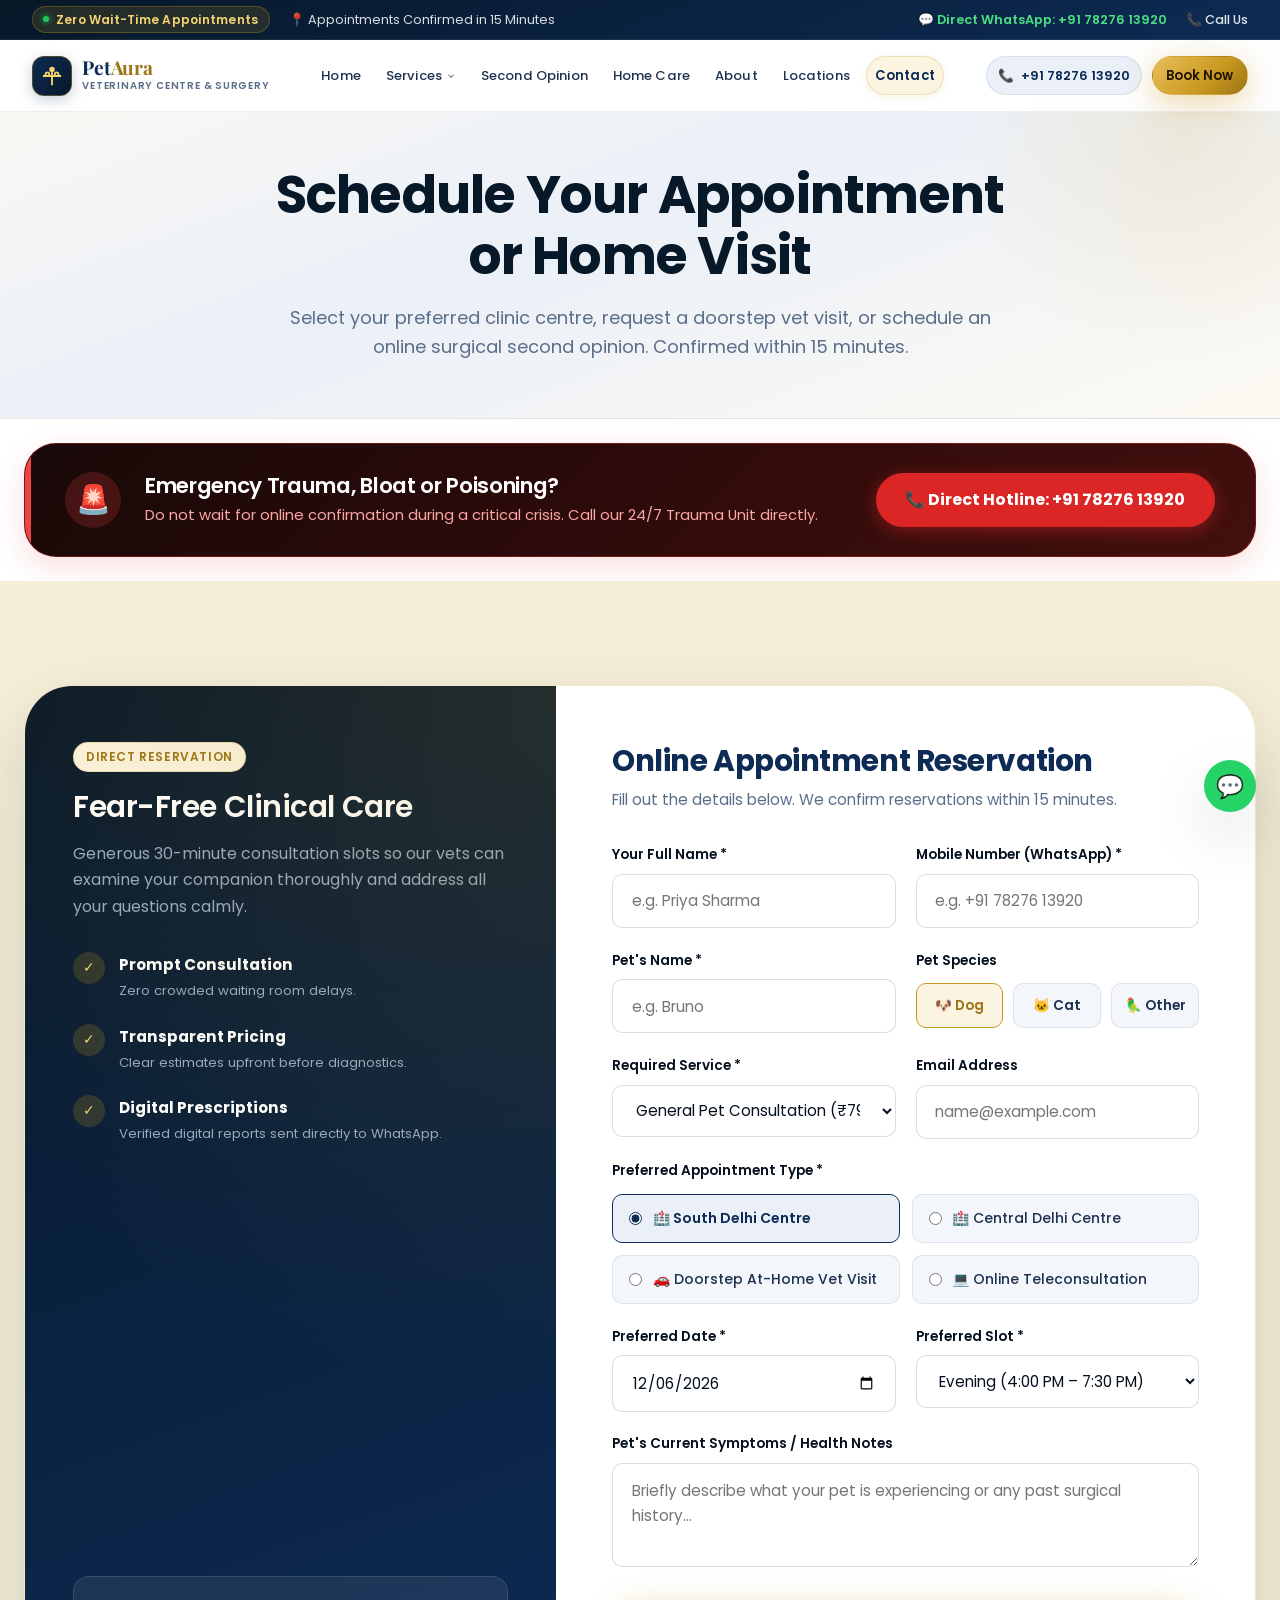
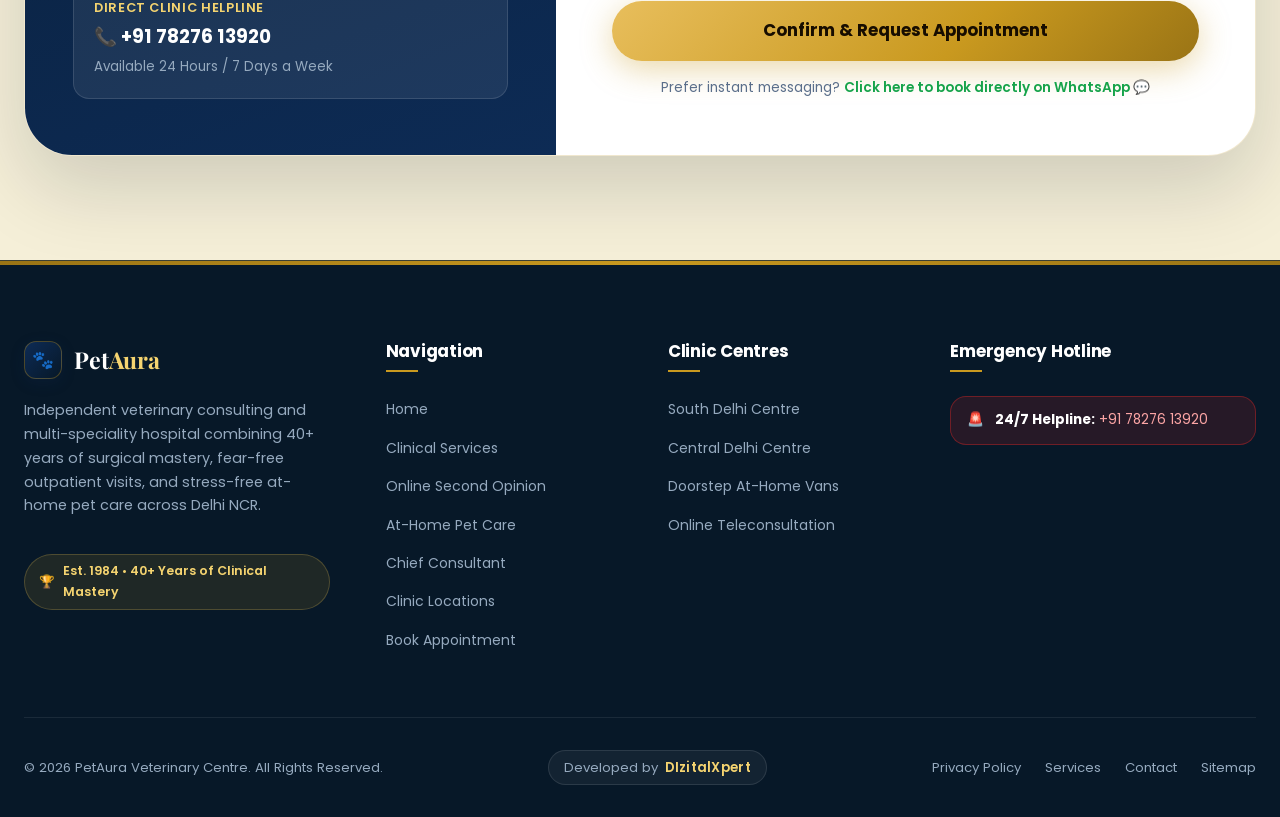
<file: booking.html>
<!DOCTYPE html>
<html lang="en">
<head>
  <meta charset="UTF-8">
  <meta name="viewport" content="width=device-width, initial-scale=1.0, viewport-fit=cover">
  <title>Book An Appointment &amp; Contact – PetAura Veterinary Centre | Delhi NCR</title>
  <meta name="description" content="Schedule an in-clinic veterinary consultation, doorstep at-home visit, or online second opinion with PetAura. Real-time booking confirmation and WhatsApp routing.">
  <link rel="canonical" href="https://www.petaura-veterinary.in/booking.html">
  <meta name="theme-color" content="#0D2B55">

  <!-- Open Graph -->
  <meta property="og:type" content="website">
  <meta property="og:url" content="https://www.petaura-veterinary.in/booking.html">
  <meta property="og:title" content="Book Veterinary Appointment – PetAura">
  <meta property="og:description" content="Schedule fear-free consultations, surgery reviews, or at-home pet care across Delhi NCR.">
  <meta property="og:image" content="https://www.petaura-veterinary.in/assets/images/hero-veterinarian.jpg">

  <!-- Favicon -->
  <link rel="icon" type="image/svg+xml" href="data:image/svg+xml,%3Csvg xmlns='http://www.w3.org/2000/svg' viewBox='0 0 48 48'%3E%3Crect width='48' height='48' rx='12' fill='%230D2B55'/%3E%3Cpath fill='%23C9991F' d='M24 10a4 4 0 100 8 4 4 0 000-8zm-7 5a3.5 3.5 0 100 7 3.5 3.5 0 000-7zm14 0a3.5 3.5 0 100 7 3.5 3.5 0 000-7zm-11 9a3 3 0 100 6 3 3 0 000-6zm8 0a3 3 0 100 6 3 3 0 000-6zm-4 4c-5 0-9 4-9 8 0 3 3 6 9 6s9-3 9-6c0-4-4-8-9-8z'/%3E%3C/svg%3E">

  <!-- Stylesheets -->
  <link rel="stylesheet" href="css/variables.css">
  <link rel="stylesheet" href="css/base.css">
  <link rel="stylesheet" href="css/header.css">
  <link rel="stylesheet" href="css/hero.css">
  <link rel="stylesheet" href="css/components.css">
  <link rel="stylesheet" href="css/sections.css">
  <link rel="stylesheet" href="css/booking.css">
  <link rel="stylesheet" href="css/footer.css">
</head>
<body>

  <!-- Header -->
  <header class="site-header" role="banner">
    <div class="site-topbar">
      <div class="container topbar-inner">
        <div class="topbar-left">
          <span class="topbar-badge">
            <span class="pulse-dot"></span>
            Zero Wait-Time Appointments
          </span>
          <div class="topbar-info">
            <span>📍 Appointments Confirmed in 15 Minutes</span>
          </div>
        </div>
        <div class="topbar-right">
          <a href="https://wa.me/917827613920" class="topbar-link whatsapp-link" target="_blank" rel="noopener noreferrer">
            <span>💬 Direct WhatsApp: +91 78276 13920</span>
          </a>
          <a href="tel:+91 78276 13920" class="topbar-link">
            <span>📞 Call Us</span>
          </a>
        </div>
      </div>
    </div>

    <!-- Main Navigation Bar -->
    <nav class="site-navbar" role="navigation" aria-label="Main Navigation">
      <div class="container navbar-inner">
        <a href="index.html" class="brand-logo" aria-label="PetAura Veterinary Centre Home">
          <div class="brand-crest" aria-hidden="true">
            <svg width="22" height="22" viewBox="0 0 24 24" fill="none" stroke="currentColor" stroke-width="2">
              <path d="M12 2v20M2 12h20M12 7a2 2 0 100-4 2 2 0 000 4zm-5 5a2 2 0 100-4 2 2 0 000 4zm10 0a2 2 0 100-4 2 2 0 000 4z" />
            </svg>
          </div>
          <div class="brand-text-wrap">
            <span class="brand-title">Pet<span>Aura</span></span>
            <span class="brand-sub">Veterinary Centre &amp; Surgery</span>
          </div>
        </a>

        <!-- Desktop Navigation Links (Strict 1-2 Words) -->
        <ul class="nav-menu">
          <li class="nav-item">
            <a href="index.html" class="nav-link">Home</a>
          </li>
          
          <li class="nav-item">
            <a href="services.html" class="nav-link">
              Services
              <svg class="arrow-icon" viewBox="0 0 24 24" fill="none" stroke="currentColor" stroke-width="2.5"><polyline points="6 9 12 15 18 9"></polyline></svg>
            </a>
            <div class="dropdown-menu">
              <a href="services.html#consultation" class="dropdown-link">
                <span class="dropdown-link-icon">🩺</span>
                <div class="dropdown-link-text">
                  <div class="dropdown-link-title">Consultation</div>
                  <div class="dropdown-link-desc">Wellness &amp; health checks</div>
                </div>
              </a>
              <a href="services.html#vaccinations" class="dropdown-link">
                <span class="dropdown-link-icon">💉</span>
                <div class="dropdown-link-text">
                  <div class="dropdown-link-title">Vaccinations</div>
                  <div class="dropdown-link-desc">Immunization protocols</div>
                </div>
              </a>
              <a href="services.html#surgery" class="dropdown-link">
                <span class="dropdown-link-icon">🏥</span>
                <div class="dropdown-link-text">
                  <div class="dropdown-link-title">Surgery</div>
                  <div class="dropdown-link-desc">Soft tissue &amp; orthopaedics</div>
                </div>
              </a>
              <a href="services.html#diagnostics" class="dropdown-link">
                <span class="dropdown-link-icon">🔬</span>
                <div class="dropdown-link-text">
                  <div class="dropdown-link-title">Diagnostics</div>
                  <div class="dropdown-link-desc">Digital X-Ray &amp; pathology</div>
                </div>
              </a>
              <a href="services.html#emergency" class="dropdown-link">
                <span class="dropdown-link-icon">🚑</span>
                <div class="dropdown-link-text">
                  <div class="dropdown-link-title">Emergency</div>
                  <div class="dropdown-link-desc">24/7 rapid life support</div>
                </div>
              </a>
            </div>
          </li>

          <li class="nav-item">
            <a href="second-opinion.html" class="nav-link">Second Opinion</a>
          </li>

          <li class="nav-item">
            <a href="at-home.html" class="nav-link">Home Care</a>
          </li>

          <li class="nav-item">
            <a href="about.html" class="nav-link">About</a>
          </li>

          <li class="nav-item">
            <a href="locations.html" class="nav-link">Locations</a>
          </li>

          <li class="nav-item">
            <a href="booking.html" class="nav-link active">Contact</a>
          </li>
        </ul>

        <!-- Navbar Actions & CTA -->
        <div class="navbar-actions">
          <a href="tel:+917827613920" class="header-call-btn" aria-label="Call clinic at +91 78276 13920">
            <span class="call-icon" aria-hidden="true">📞</span>
            <span class="call-text-full">+91 78276 13920</span>
            <span class="call-text-short">Call</span>
          </a>
          <a href="#appointment-form" class="btn btn-accent btn-sm">
            Book Now
          </a>
          <button type="button" class="mobile-toggle-btn" aria-label="Toggle Navigation Menu">
            <span class="hamburger-line"></span>
          </button>
        </div>
      </div>
    </nav>
  </header>

  <!-- Mobile Drawer Overlay & Menu -->
  <div class="mobile-drawer-overlay"></div>
  <aside class="mobile-drawer" aria-label="Mobile Navigation Drawer">
    <div class="drawer-header">
      <div class="brand-logo">
        <div class="brand-crest" aria-hidden="true">
          <svg width="22" height="22" viewBox="0 0 24 24" fill="none" stroke="currentColor" stroke-width="2">
            <path d="M12 2v20M2 12h20M12 7a2 2 0 100-4 2 2 0 000 4zm-5 5a2 2 0 100-4 2 2 0 000 4zm10 0a2 2 0 100-4 2 2 0 000 4z" />
          </svg>
        </div>
        <div class="brand-text-wrap">
          <span class="brand-title">Pet<span>Aura</span></span>
          <span class="brand-sub">Veterinary Centre</span>
        </div>
      </div>
      <button type="button" class="drawer-close-btn" aria-label="Close Navigation Drawer">&times;</button>
    </div>

    <nav class="drawer-nav">
      <a href="index.html" class="drawer-link">Home</a>
      <a href="services.html" class="drawer-link">Services</a>
      <div class="drawer-submenu">
        <a href="services.html#consultation" class="drawer-sublink">Consultation</a>
        <a href="services.html#vaccinations" class="drawer-sublink">Vaccinations</a>
        <a href="services.html#surgery" class="drawer-sublink">Surgery</a>
        <a href="services.html#diagnostics" class="drawer-sublink">Diagnostics</a>
        <a href="services.html#emergency" class="drawer-sublink">Emergency</a>
      </div>
      <a href="second-opinion.html" class="drawer-link">Second Opinion</a>
      <a href="at-home.html" class="drawer-link">Home Care</a>
      <a href="about.html" class="drawer-link">About</a>
      <a href="locations.html" class="drawer-link">Locations</a>
      <a href="booking.html" class="drawer-link active">Contact</a>
    </nav>

    <div class="drawer-footer">
      <a href="tel:+917827613920" class="drawer-phone-card" aria-label="Emergency line +91 78276 13920">
        <span class="drawer-phone-icon">🚨</span>
        <div class="drawer-phone-text">
          <b>Emergency Hotline</b>
          <span>+91 78276 13920</span>
        </div>
      </a>
      <a href="#appointment-form" class="btn btn-accent btn-lg" style="width: 100%;">Book Now</a>
    </div>
  </aside>

  <!-- Page Header Banner -->
  <section class="page-banner">
    <div class="container page-banner-content">
      <!-- Breadcrumbs & Category Pill (Preserved as code comments for structure reference, hidden from front-end)
      <div class="page-breadcrumbs">
        <a href="index.html">Home</a>
        <span class="separator">/</span>
        <span>Booking &amp; Contact</span>
      </div>
      <span class="section-pill gold">
        <span class="dot"></span>
        Direct Reservations
      </span>
      -->
      <h1>Schedule Your Appointment or Home Visit</h1>
      <p class="page-banner-desc">
        Select your preferred clinic centre, request a doorstep vet visit, or schedule an online surgical second opinion. Confirmed within 15 minutes.
      </p>
    </div>
  </section>

  <!-- Emergency Banner -->
  <section class="emergency-banner-section">
    <div class="container">
      <div class="emergency-card">
        <div class="emergency-content">
          <div class="emergency-icon-wrap">🚨</div>
          <div class="emergency-text">
            <h3>Emergency Trauma, Bloat or Poisoning?</h3>
            <p>Do not wait for online confirmation during a critical crisis. Call our 24/7 Trauma Unit directly.</p>
          </div>
        </div>
        <div class="emergency-cta-group">
          <a href="tel:+91 78276 13920" class="btn-emergency">📞 Direct Hotline: +91 78276 13920</a>
        </div>
      </div>
    </div>
  </section>

  <!-- Main Booking Engine Section -->
  <main id="booking" class="section booking-section">
    <div class="container">
      <div class="booking-card-wrap">
        <!-- Sidebar Info -->
        <div class="booking-sidebar">
          <div>
            <span class="badge badge-gold" style="margin-bottom: 1rem;">Direct Reservation</span>
            <h3>Fear-Free Clinical Care</h3>
            <p>Generous 30-minute consultation slots so our vets can examine your companion thoroughly and address all your questions calmly.</p>

            <div class="booking-perk-list">
              <div class="booking-perk-item">
                <div class="booking-perk-icon">✓</div>
                <div>
                  <b>Prompt Consultation</b>
                  <span>Zero crowded waiting room delays.</span>
                </div>
              </div>
              <div class="booking-perk-item">
                <div class="booking-perk-icon">✓</div>
                <div>
                  <b>Transparent Pricing</b>
                  <span>Clear estimates upfront before diagnostics.</span>
                </div>
              </div>
              <div class="booking-perk-item">
                <div class="booking-perk-icon">✓</div>
                <div>
                  <b>Digital Prescriptions</b>
                  <span>Verified digital reports sent directly to WhatsApp.</span>
                </div>
              </div>
            </div>
          </div>

          <div class="sidebar-contact-box">
            <span>Direct Clinic Helpline</span>
            <a href="tel:+91 78276 13920">📞 +91 78276 13920</a>
            <small style="color: var(--text-light); display: block; margin-top: 4px;">Available 24 Hours / 7 Days a Week</small>
          </div>
        </div>

        <!-- Form Area -->
        <div class="booking-form-area">
          <div class="booking-form-header">
            <h2>Online Appointment Reservation</h2>
            <p>Fill out the details below. We confirm reservations within 15 minutes.</p>
          </div>

          <form id="appointment-form" class="booking-form" novalidate>
            <!-- Row 1: Owner Info -->
            <div class="form-row">
              <div class="form-group">
                <label class="form-label" for="owner-name">Your Full Name *</label>
                <input type="text" id="owner-name" name="owner_name" class="form-control" placeholder="e.g. Priya Sharma" required>
              </div>
              <div class="form-group">
                <label class="form-label" for="owner-phone">Mobile Number (WhatsApp) *</label>
                <input type="tel" id="owner-phone" name="phone" class="form-control" placeholder="e.g. +91 78276 13920" required>
              </div>
            </div>

            <!-- Row 2: Pet Info -->
            <div class="form-row">
              <div class="form-group">
                <label class="form-label" for="pet-name">Pet's Name *</label>
                <input type="text" id="pet-name" name="pet_name" class="form-control" placeholder="e.g. Bruno" required>
              </div>
              <div class="form-group">
                <label class="form-label">Pet Species</label>
                <div class="pet-type-selector">
                  <label class="pet-type-chip">
                    <input type="radio" name="pet_type" value="Dog" checked>
                    <span>🐶 Dog</span>
                  </label>
                  <label class="pet-type-chip">
                    <input type="radio" name="pet_type" value="Cat">
                    <span>🐱 Cat</span>
                  </label>
                  <label class="pet-type-chip">
                    <input type="radio" name="pet_type" value="Bird/Other">
                    <span>🦜 Other</span>
                  </label>
                </div>
              </div>
            </div>

            <!-- Row 3: Service & Email -->
            <div class="form-row">
              <div class="form-group">
                <label class="form-label" for="booking-service-select">Required Service *</label>
                <select id="booking-service-select" name="service" class="form-control" required>
                  <option value="General Pet Consultation">General Pet Consultation (₹799)</option>
                  <option value="Vaccination & Preventive Care">Vaccination &amp; Preventive Care (₹899)</option>
                  <option value="Advanced Surgery Advisory">Advanced Surgery Advisory (₹1,499)</option>
                  <option value="Veterinary Dentistry & Scaling">Veterinary Dentistry &amp; Scaling (₹1,499)</option>
                  <option value="Digital Diagnostics & Blood Work">Digital Diagnostics &amp; Blood Work (₹1,199)</option>
                  <option value="Dermatology & Skin Allergy">Dermatology &amp; Skin Allergy (₹1,299)</option>
                  <option value="At-Home Grooming & Spa">At-Home Grooming &amp; Spa (From ₹899)</option>
                  <option value="Online Second Opinion / Teleconsult">Online Second Opinion / Teleconsult</option>
                </select>
              </div>
              <div class="form-group">
                <label class="form-label" for="owner-email">Email Address</label>
                <input type="email" id="owner-email" name="email" class="form-control" placeholder="name@example.com">
              </div>
            </div>

            <!-- Row 4: Visit Type -->
            <div class="form-group">
              <label class="form-label">Preferred Appointment Type *</label>
              <div class="visit-type-pills">
                <label class="visit-radio-label">
                  <input type="radio" name="visit_type" value="in_clinic_south" checked>
                  <span>🏥 South Delhi Centre</span>
                </label>
                <label class="visit-radio-label">
                  <input type="radio" name="visit_type" value="in_clinic_central">
                  <span>🏥 Central Delhi Centre</span>
                </label>
                <label class="visit-radio-label">
                  <input type="radio" name="visit_type" value="home_visit">
                  <span>🚗 Doorstep At-Home Vet Visit</span>
                </label>
                <label class="visit-radio-label">
                  <input type="radio" name="visit_type" value="teleconsult">
                  <span>💻 Online Teleconsultation</span>
                </label>
              </div>
            </div>

            <!-- Row 5: Date and Time -->
            <div class="form-row">
              <div class="form-group">
                <label class="form-label" for="booking-date">Preferred Date *</label>
                <input type="date" id="booking-date" name="appointment_date" class="form-control" required>
              </div>
              <div class="form-group">
                <label class="form-label" for="booking-time">Preferred Slot *</label>
                <select id="booking-time" name="appointment_time" class="form-control" required>
                  <option value="Morning (10:00 AM - 1:00 PM)">Morning (10:00 AM – 1:00 PM)</option>
                  <option value="Afternoon (1:00 PM - 4:00 PM)">Afternoon (1:00 PM – 4:00 PM)</option>
                  <option value="Evening (4:00 PM - 7:30 PM)" selected>Evening (4:00 PM – 7:30 PM)</option>
                  <option value="Urgent Immediate / Next Slot">Urgent Immediate / Next Slot</option>
                </select>
              </div>
            </div>

            <!-- Row 6: Symptoms -->
            <div class="form-group">
              <label class="form-label" for="booking-notes">Pet's Current Symptoms / Health Notes</label>
              <textarea id="booking-notes" name="notes" class="form-control" rows="3" placeholder="Briefly describe what your pet is experiencing or any past surgical history..."></textarea>
            </div>

            <div class="form-actions-wrap">
              <button type="submit" class="btn-book-submit">
                Confirm &amp; Request Appointment
              </button>
              <div class="whatsapp-fast-track">
                Prefer instant messaging? <a href="https://wa.me/917827613920?text=Hello%20Dr.%20Sharma%2C%20I%20would%20like%20to%20book%20an%20appointment." target="_blank" rel="noopener noreferrer">Click here to book directly on WhatsApp 💬</a>
              </div>
            </div>

            <div id="booking-success-box" class="booking-success-box"></div>
          </form>
        </div>
      </div>
    </div>
  </main>

  <!-- Footer -->
  <footer class="site-footer" role="contentinfo">
    <div class="container">
      <div class="footer-top-grid">
        <div class="footer-brand-col">
          <a href="index.html" class="footer-brand-logo">
            <div class="brand-crest" style="width: 38px; height: 38px; font-size: 1.1rem;">🐾</div>
            <span class="footer-brand-title">Pet<span>Aura</span></span>
          </a>
          <p class="footer-brand-desc">
            Independent veterinary consulting and multi-speciality hospital combining 40+ years of surgical mastery, fear-free outpatient visits, and stress-free at-home pet care across Delhi NCR.
          </p>
          <div class="footer-heritage-badge">
            <span>🏆</span>
            <span>Est. 1984 • 40+ Years of Clinical Mastery</span>
          </div>
        </div>
        <div>
          <h4 class="footer-col-title">Navigation</h4>
          <ul class="footer-links-list">
            <li><a href="index.html" class="footer-link">Home</a></li>
            <li><a href="services.html" class="footer-link">Clinical Services</a></li>
            <li><a href="second-opinion.html" class="footer-link">Online Second Opinion</a></li>
            <li><a href="at-home.html" class="footer-link">At-Home Pet Care</a></li>
            <li><a href="about.html" class="footer-link">Chief Consultant</a></li>
            <li><a href="locations.html" class="footer-link">Clinic Locations</a></li>
            <li><a href="booking.html" class="footer-link">Book Appointment</a></li>
          </ul>
        </div>
        <div>
          <h4 class="footer-col-title">Clinic Centres</h4>
          <ul class="footer-links-list">
            <li><a href="locations.html" class="footer-link">South Delhi Centre</a></li>
            <li><a href="locations.html" class="footer-link">Central Delhi Centre</a></li>
            <li><a href="at-home.html" class="footer-link">Doorstep At-Home Vans</a></li>
            <li><a href="second-opinion.html" class="footer-link">Online Teleconsultation</a></li>
          </ul>
        </div>
        <div>
          <h4 class="footer-col-title">Emergency Hotline</h4>
          <div class="footer-emergency-pill">
            <span>🚨</span>
            <div><b>24/7 Helpline:</b> +91 78276 13920</div>
          </div>
        </div>
      </div>

      <div class="footer-bottom-bar">
        <div>© <span id="current-year">2026</span> PetAura Veterinary Centre. All Rights Reserved.</div>
        <div class="footer-watermark">Developed by <a href="https://dizitalxpert.com" target="_blank" rel="noopener noreferrer">DIzitalXpert</a></div>
        <div class="footer-bottom-links">
          <a href="index.html">Privacy Policy</a>
          <a href="services.html">Services</a>
          <a href="booking.html">Contact</a>
          <a href="sitemap.xml">Sitemap</a>
        </div>
      </div>
    </div>
  </footer>

  <!-- Floating Actions -->
  <div class="floating-actions-bar">
    <a href="https://wa.me/917827613920" class="float-btn float-whatsapp" aria-label="Chat on WhatsApp" target="_blank" rel="noopener noreferrer">💬</a>
    <button type="button" class="float-btn float-back-top" aria-label="Back to Top">↑</button>
  </div>

  <script src="js/site.js"></script>
</body>
</html>
</file>
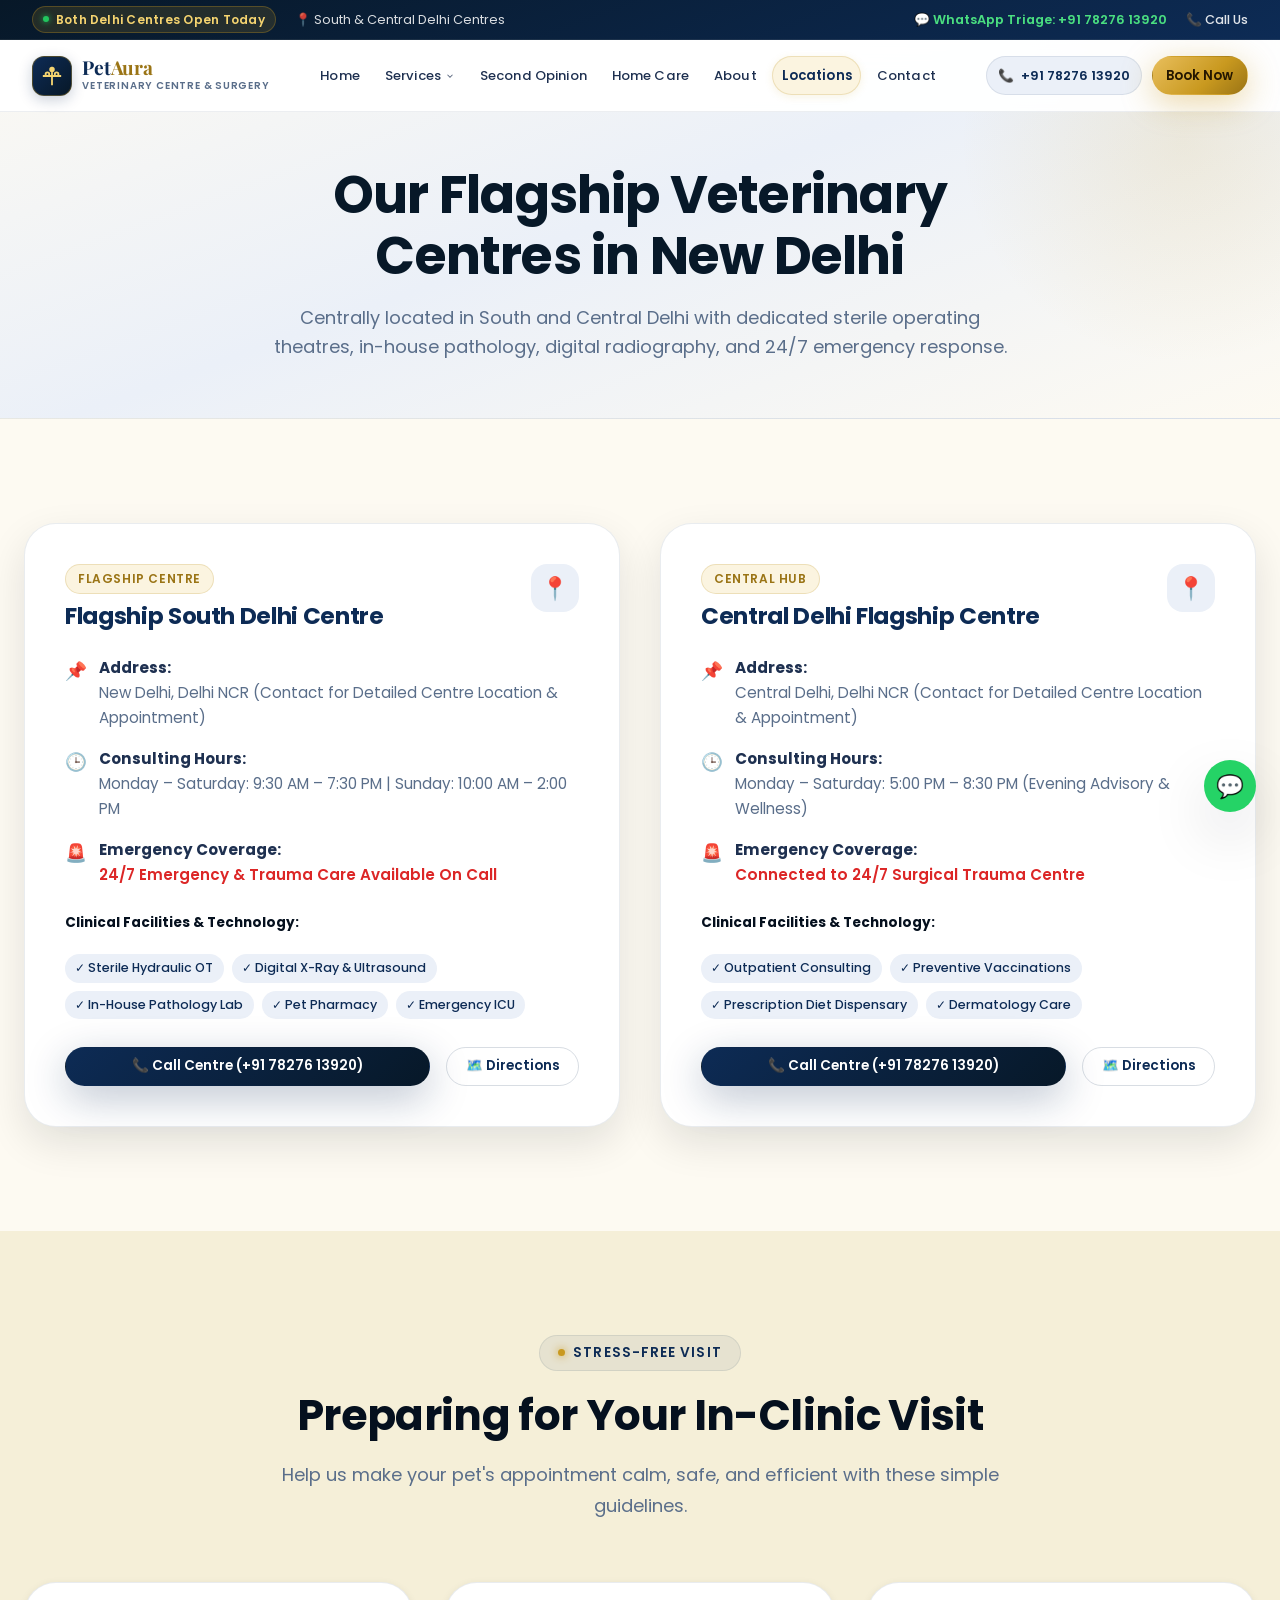
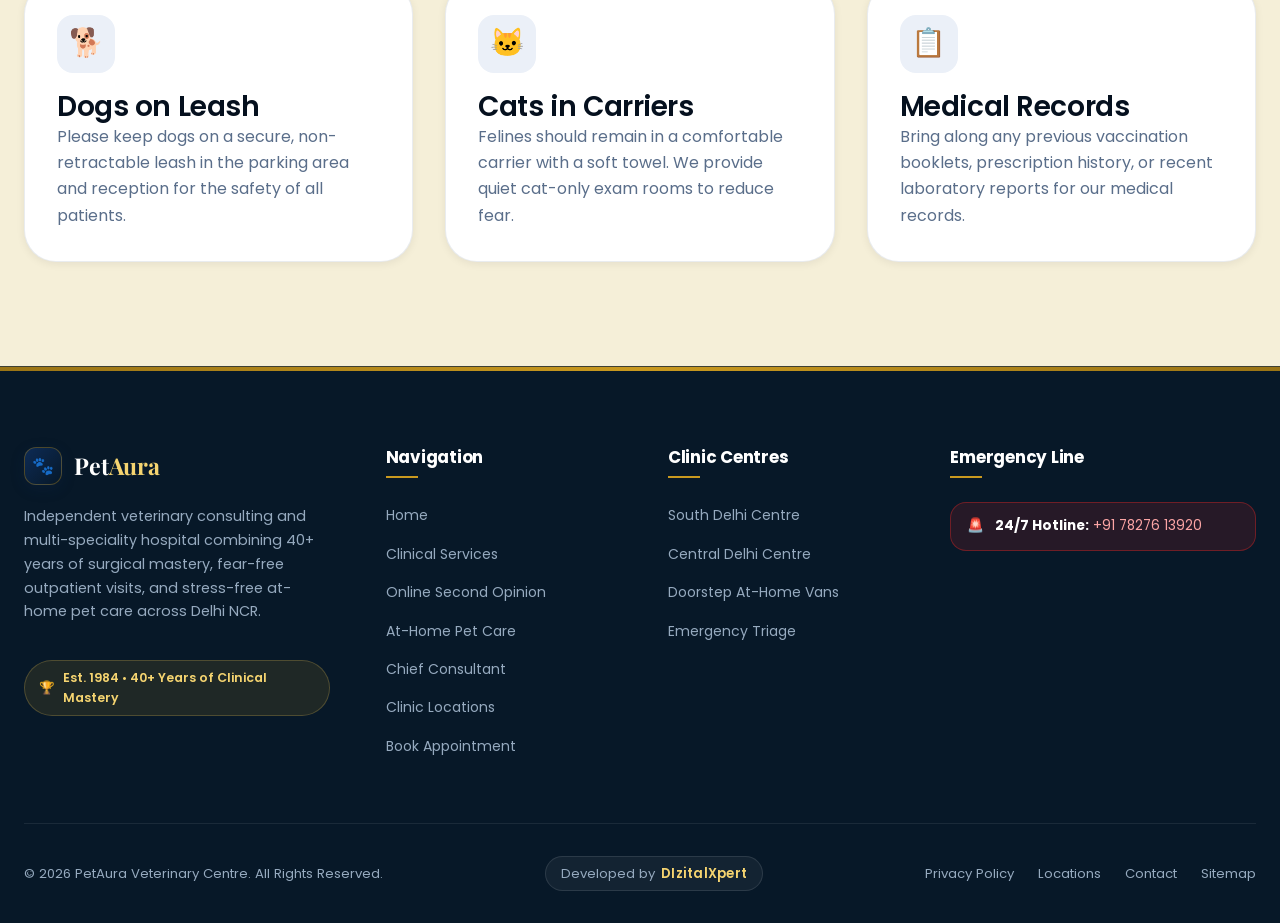
<file: locations.html>
<!DOCTYPE html>
<html lang="en">
<head>
  <meta charset="UTF-8">
  <meta name="viewport" content="width=device-width, initial-scale=1.0, viewport-fit=cover">
  <title>Flagship Clinic Locations – PetAura Veterinary Centres | Delhi NCR</title>
  <meta name="description" content="Visit PetAura's flagship veterinary centres in South Delhi and Central Delhi. Complete appointment info, consulting hours, and 24/7 emergency care.">
  <link rel="canonical" href="https://www.petaura-veterinary.in/locations.html">
  <meta name="theme-color" content="#0D2B55">

  <!-- Open Graph -->
  <meta property="og:type" content="website">
  <meta property="og:url" content="https://www.petaura-veterinary.in/locations.html">
  <meta property="og:title" content="PetAura Clinic Locations in New Delhi">
  <meta property="og:description" content="Premier veterinary clinics serving South Delhi, Central Delhi, and Delhi NCR.">
  <meta property="og:image" content="https://www.petaura-veterinary.in/assets/images/hero-veterinarian.jpg">

  <!-- Favicon -->
  <link rel="icon" type="image/svg+xml" href="data:image/svg+xml,%3Csvg xmlns='http://www.w3.org/2000/svg' viewBox='0 0 48 48'%3E%3Crect width='48' height='48' rx='12' fill='%230D2B55'/%3E%3Cpath fill='%23C9991F' d='M24 10a4 4 0 100 8 4 4 0 000-8zm-7 5a3.5 3.5 0 100 7 3.5 3.5 0 000-7zm14 0a3.5 3.5 0 100 7 3.5 3.5 0 000-7zm-11 9a3 3 0 100 6 3 3 0 000-6zm8 0a3 3 0 100 6 3 3 0 000-6zm-4 4c-5 0-9 4-9 8 0 3 3 6 9 6s9-3 9-6c0-4-4-8-9-8z'/%3E%3C/svg%3E">

  <!-- Stylesheets -->
  <link rel="stylesheet" href="css/variables.css">
  <link rel="stylesheet" href="css/base.css">
  <link rel="stylesheet" href="css/header.css">
  <link rel="stylesheet" href="css/hero.css">
  <link rel="stylesheet" href="css/components.css">
  <link rel="stylesheet" href="css/sections.css">
  <link rel="stylesheet" href="css/booking.css">
  <link rel="stylesheet" href="css/footer.css">
</head>
<body>

  <!-- Header -->
  <header class="site-header" role="banner">
    <div class="site-topbar">
      <div class="container topbar-inner">
        <div class="topbar-left">
          <span class="topbar-badge">
            <span class="pulse-dot"></span>
            Both Delhi Centres Open Today
          </span>
          <div class="topbar-info">
            <span>📍 South &amp; Central Delhi Centres</span>
          </div>
        </div>
        <div class="topbar-right">
          <a href="https://wa.me/917827613920" class="topbar-link whatsapp-link" target="_blank" rel="noopener noreferrer">
            <span>💬 WhatsApp Triage: +91 78276 13920</span>
          </a>
          <a href="tel:+91 78276 13920" class="topbar-link">
            <span>📞 Call Us</span>
          </a>
        </div>
      </div>
    </div>

    <!-- Main Navigation Bar -->
    <nav class="site-navbar" role="navigation" aria-label="Main Navigation">
      <div class="container navbar-inner">
        <a href="index.html" class="brand-logo" aria-label="PetAura Veterinary Centre Home">
          <div class="brand-crest" aria-hidden="true">
            <svg width="22" height="22" viewBox="0 0 24 24" fill="none" stroke="currentColor" stroke-width="2">
              <path d="M12 2v20M2 12h20M12 7a2 2 0 100-4 2 2 0 000 4zm-5 5a2 2 0 100-4 2 2 0 000 4zm10 0a2 2 0 100-4 2 2 0 000 4z" />
            </svg>
          </div>
          <div class="brand-text-wrap">
            <span class="brand-title">Pet<span>Aura</span></span>
            <span class="brand-sub">Veterinary Centre &amp; Surgery</span>
          </div>
        </a>

        <!-- Desktop Navigation Links (Strict 1-2 Words) -->
        <ul class="nav-menu">
          <li class="nav-item">
            <a href="index.html" class="nav-link">Home</a>
          </li>
          
          <li class="nav-item">
            <a href="services.html" class="nav-link">
              Services
              <svg class="arrow-icon" viewBox="0 0 24 24" fill="none" stroke="currentColor" stroke-width="2.5"><polyline points="6 9 12 15 18 9"></polyline></svg>
            </a>
            <div class="dropdown-menu">
              <a href="services.html#consultation" class="dropdown-link">
                <span class="dropdown-link-icon">🩺</span>
                <div class="dropdown-link-text">
                  <div class="dropdown-link-title">Consultation</div>
                  <div class="dropdown-link-desc">Wellness &amp; health checks</div>
                </div>
              </a>
              <a href="services.html#vaccinations" class="dropdown-link">
                <span class="dropdown-link-icon">💉</span>
                <div class="dropdown-link-text">
                  <div class="dropdown-link-title">Vaccinations</div>
                  <div class="dropdown-link-desc">Immunization protocols</div>
                </div>
              </a>
              <a href="services.html#surgery" class="dropdown-link">
                <span class="dropdown-link-icon">🏥</span>
                <div class="dropdown-link-text">
                  <div class="dropdown-link-title">Surgery</div>
                  <div class="dropdown-link-desc">Soft tissue &amp; orthopaedics</div>
                </div>
              </a>
              <a href="services.html#diagnostics" class="dropdown-link">
                <span class="dropdown-link-icon">🔬</span>
                <div class="dropdown-link-text">
                  <div class="dropdown-link-title">Diagnostics</div>
                  <div class="dropdown-link-desc">Digital X-Ray &amp; pathology</div>
                </div>
              </a>
              <a href="services.html#emergency" class="dropdown-link">
                <span class="dropdown-link-icon">🚑</span>
                <div class="dropdown-link-text">
                  <div class="dropdown-link-title">Emergency</div>
                  <div class="dropdown-link-desc">24/7 rapid life support</div>
                </div>
              </a>
            </div>
          </li>

          <li class="nav-item">
            <a href="second-opinion.html" class="nav-link">Second Opinion</a>
          </li>

          <li class="nav-item">
            <a href="at-home.html" class="nav-link">Home Care</a>
          </li>

          <li class="nav-item">
            <a href="about.html" class="nav-link">About</a>
          </li>

          <li class="nav-item">
            <a href="locations.html" class="nav-link active">Locations</a>
          </li>

          <li class="nav-item">
            <a href="booking.html" class="nav-link">Contact</a>
          </li>
        </ul>

        <!-- Navbar Actions & CTA -->
        <div class="navbar-actions">
          <a href="tel:+917827613920" class="header-call-btn" aria-label="Call clinic at +91 78276 13920">
            <span class="call-icon" aria-hidden="true">📞</span>
            <span class="call-text-full">+91 78276 13920</span>
            <span class="call-text-short">Call</span>
          </a>
          <a href="booking.html" class="btn btn-accent btn-sm">
            Book Now
          </a>
          <button type="button" class="mobile-toggle-btn" aria-label="Toggle Navigation Menu">
            <span class="hamburger-line"></span>
          </button>
        </div>
      </div>
    </nav>
  </header>

  <!-- Mobile Drawer Overlay & Menu -->
  <div class="mobile-drawer-overlay"></div>
  <aside class="mobile-drawer" aria-label="Mobile Navigation Drawer">
    <div class="drawer-header">
      <div class="brand-logo">
        <div class="brand-crest" aria-hidden="true">
          <svg width="22" height="22" viewBox="0 0 24 24" fill="none" stroke="currentColor" stroke-width="2">
            <path d="M12 2v20M2 12h20M12 7a2 2 0 100-4 2 2 0 000 4zm-5 5a2 2 0 100-4 2 2 0 000 4zm10 0a2 2 0 100-4 2 2 0 000 4z" />
          </svg>
        </div>
        <div class="brand-text-wrap">
          <span class="brand-title">Pet<span>Aura</span></span>
          <span class="brand-sub">Veterinary Centre</span>
        </div>
      </div>
      <button type="button" class="drawer-close-btn" aria-label="Close Navigation Drawer">&times;</button>
    </div>

    <nav class="drawer-nav">
      <a href="index.html" class="drawer-link">Home</a>
      <a href="services.html" class="drawer-link">Services</a>
      <div class="drawer-submenu">
        <a href="services.html#consultation" class="drawer-sublink">Consultation</a>
        <a href="services.html#vaccinations" class="drawer-sublink">Vaccinations</a>
        <a href="services.html#surgery" class="drawer-sublink">Surgery</a>
        <a href="services.html#diagnostics" class="drawer-sublink">Diagnostics</a>
        <a href="services.html#emergency" class="drawer-sublink">Emergency</a>
      </div>
      <a href="second-opinion.html" class="drawer-link">Second Opinion</a>
      <a href="at-home.html" class="drawer-link">Home Care</a>
      <a href="about.html" class="drawer-link">About</a>
      <a href="locations.html" class="drawer-link active">Locations</a>
      <a href="booking.html" class="drawer-link">Contact</a>
    </nav>

    <div class="drawer-footer">
      <a href="tel:+917827613920" class="drawer-phone-card" aria-label="Emergency line +91 78276 13920">
        <span class="drawer-phone-icon">🚨</span>
        <div class="drawer-phone-text">
          <b>Emergency Hotline</b>
          <span>+91 78276 13920</span>
        </div>
      </a>
      <a href="booking.html" class="btn btn-accent btn-lg" style="width: 100%;">Book Now</a>
    </div>
  </aside>

  <!-- Page Header Banner -->
  <section class="page-banner">
    <div class="container page-banner-content">
      <!-- Breadcrumbs & Category Pill (Preserved as code comments for structure reference, hidden from front-end)
      <div class="page-breadcrumbs">
        <a href="index.html">Home</a>
        <span class="separator">/</span>
        <span>Locations</span>
      </div>
      <span class="section-pill gold">
        <span class="dot"></span>
        Visit Our Hospitals
      </span>
      -->
      <h1>Our Flagship Veterinary Centres in New Delhi</h1>
      <p class="page-banner-desc">
        Centrally located in South and Central Delhi with dedicated sterile operating theatres, in-house pathology, digital radiography, and 24/7 emergency response.
      </p>
    </div>
  </section>

  <!-- Main Locations Grid Section -->
  <main class="section">
    <div class="container">
      <div id="locations-container" class="locations-container">
        <!-- Centre 1 -->
        <article class="location-box">
          <div>
            <div class="location-header-row">
              <div>
                <span class="badge badge-gold" style="margin-bottom: 0.5rem;">Flagship Centre</span>
                <h3 class="location-title">Flagship South Delhi Centre</h3>
              </div>
              <div class="service-icon-box" style="width: 48px; height: 48px; font-size: 1.4rem;">📍</div>
            </div>
            <div class="location-details-list">
              <div class="location-detail-item">
                <span class="location-detail-icon">📌</span>
                <div>
                  <strong>Address:</strong>
                  <p style="margin: 0; color: var(--text-muted);">New Delhi, Delhi NCR (Contact for Detailed Centre Location &amp; Appointment)</p>
                </div>
              </div>
              <div class="location-detail-item">
                <span class="location-detail-icon">🕒</span>
                <div>
                  <strong>Consulting Hours:</strong>
                  <p style="margin: 0; color: var(--text-muted);">Monday – Saturday: 9:30 AM – 7:30 PM | Sunday: 10:00 AM – 2:00 PM</p>
                </div>
              </div>
              <div class="location-detail-item">
                <span class="location-detail-icon">🚨</span>
                <div>
                  <strong>Emergency Coverage:</strong>
                  <p style="margin: 0; color: #DC2626; font-weight: 600;">24/7 Emergency &amp; Trauma Care Available On Call</p>
                </div>
              </div>
            </div>
            <div>
              <strong style="font-size: 0.85rem; color: var(--text-dark); display: block; margin-bottom: 0.5rem;">Clinical Facilities &amp; Technology:</strong>
              <div class="facility-chips-row">
                <span class="facility-chip">✓ Sterile Hydraulic OT</span>
                <span class="facility-chip">✓ Digital X-Ray &amp; Ultrasound</span>
                <span class="facility-chip">✓ In-House Pathology Lab</span>
                <span class="facility-chip">✓ Pet Pharmacy</span>
                <span class="facility-chip">✓ Emergency ICU</span>
              </div>
            </div>
          </div>
          <div class="location-actions">
            <a href="tel:+91 78276 13920" class="btn btn-primary btn-sm" style="flex: 1;">📞 Call Centre (+91 78276 13920)</a>
            <a href="https://wa.me/917827613920?text=Hello%2C%20please%20share%20the%20clinic%20location%20and%20directions." target="_blank" rel="noopener noreferrer" class="btn btn-outline btn-sm">🗺️ Directions</a>
          </div>
        </article>

        <!-- Centre 2 -->
        <article class="location-box">
          <div>
            <div class="location-header-row">
              <div>
                <span class="badge badge-gold" style="margin-bottom: 0.5rem;">Central Hub</span>
                <h3 class="location-title">Central Delhi Flagship Centre</h3>
              </div>
              <div class="service-icon-box" style="width: 48px; height: 48px; font-size: 1.4rem;">📍</div>
            </div>
            <div class="location-details-list">
              <div class="location-detail-item">
                <span class="location-detail-icon">📌</span>
                <div>
                  <strong>Address:</strong>
                  <p style="margin: 0; color: var(--text-muted);">Central Delhi, Delhi NCR (Contact for Detailed Centre Location &amp; Appointment)</p>
                </div>
              </div>
              <div class="location-detail-item">
                <span class="location-detail-icon">🕒</span>
                <div>
                  <strong>Consulting Hours:</strong>
                  <p style="margin: 0; color: var(--text-muted);">Monday – Saturday: 5:00 PM – 8:30 PM (Evening Advisory &amp; Wellness)</p>
                </div>
              </div>
              <div class="location-detail-item">
                <span class="location-detail-icon">🚨</span>
                <div>
                  <strong>Emergency Coverage:</strong>
                  <p style="margin: 0; color: #DC2626; font-weight: 600;">Connected to 24/7 Surgical Trauma Centre</p>
                </div>
              </div>
            </div>
            <div>
              <strong style="font-size: 0.85rem; color: var(--text-dark); display: block; margin-bottom: 0.5rem;">Clinical Facilities &amp; Technology:</strong>
              <div class="facility-chips-row">
                <span class="facility-chip">✓ Outpatient Consulting</span>
                <span class="facility-chip">✓ Preventive Vaccinations</span>
                <span class="facility-chip">✓ Prescription Diet Dispensary</span>
                <span class="facility-chip">✓ Dermatology Care</span>
              </div>
            </div>
          </div>
          <div class="location-actions">
            <a href="tel:+91 78276 13920" class="btn btn-primary btn-sm" style="flex: 1;">📞 Call Centre (+91 78276 13920)</a>
            <a href="https://wa.me/917827613920?text=Hello%2C%20please%20share%20the%20clinic%20location%20and%20directions." target="_blank" rel="noopener noreferrer" class="btn btn-outline btn-sm">🗺️ Directions</a>
          </div>
        </article>
      </div>
    </div>
  </main>

  <!-- Directions & Arrival Information -->
  <section class="section section-alt">
    <div class="container">
      <div class="section-header">
        <span class="section-pill">
          <span class="dot"></span>
          Stress-Free Visit
        </span>
        <h2 class="section-title">Preparing for Your In-Clinic Visit</h2>
        <p class="section-desc">Help us make your pet's appointment calm, safe, and efficient with these simple guidelines.</p>
      </div>

      <div class="grid-3">
        <div class="card" style="padding: 2rem;">
          <div class="service-icon-box" style="margin-bottom: 1rem;">🐕</div>
          <h3>Dogs on Leash</h3>
          <p class="text-muted">Please keep dogs on a secure, non-retractable leash in the parking area and reception for the safety of all patients.</p>
        </div>
        <div class="card" style="padding: 2rem;">
          <div class="service-icon-box" style="margin-bottom: 1rem;">🐱</div>
          <h3>Cats in Carriers</h3>
          <p class="text-muted">Felines should remain in a comfortable carrier with a soft towel. We provide quiet cat-only exam rooms to reduce fear.</p>
        </div>
        <div class="card" style="padding: 2rem;">
          <div class="service-icon-box" style="margin-bottom: 1rem;">📋</div>
          <h3>Medical Records</h3>
          <p class="text-muted">Bring along any previous vaccination booklets, prescription history, or recent laboratory reports for our medical records.</p>
        </div>
      </div>
    </div>
  </section>

  <!-- Footer -->
  <footer class="site-footer" role="contentinfo">
    <div class="container">
      <div class="footer-top-grid">
        <div class="footer-brand-col">
          <a href="index.html" class="footer-brand-logo">
            <div class="brand-crest" style="width: 38px; height: 38px; font-size: 1.1rem;">🐾</div>
            <span class="footer-brand-title">Pet<span>Aura</span></span>
          </a>
          <p class="footer-brand-desc">
            Independent veterinary consulting and multi-speciality hospital combining 40+ years of surgical mastery, fear-free outpatient visits, and stress-free at-home pet care across Delhi NCR.
          </p>
          <div class="footer-heritage-badge">
            <span>🏆</span>
            <span>Est. 1984 • 40+ Years of Clinical Mastery</span>
          </div>
        </div>
        <div>
          <h4 class="footer-col-title">Navigation</h4>
          <ul class="footer-links-list">
            <li><a href="index.html" class="footer-link">Home</a></li>
            <li><a href="services.html" class="footer-link">Clinical Services</a></li>
            <li><a href="second-opinion.html" class="footer-link">Online Second Opinion</a></li>
            <li><a href="at-home.html" class="footer-link">At-Home Pet Care</a></li>
            <li><a href="about.html" class="footer-link">Chief Consultant</a></li>
            <li><a href="locations.html" class="footer-link">Clinic Locations</a></li>
            <li><a href="booking.html" class="footer-link">Book Appointment</a></li>
          </ul>
        </div>
        <div>
          <h4 class="footer-col-title">Clinic Centres</h4>
          <ul class="footer-links-list">
            <li><a href="locations.html" class="footer-link">South Delhi Centre</a></li>
            <li><a href="locations.html" class="footer-link">Central Delhi Centre</a></li>
            <li><a href="at-home.html" class="footer-link">Doorstep At-Home Vans</a></li>
            <li><a href="booking.html" class="footer-link">Emergency Triage</a></li>
          </ul>
        </div>
        <div>
          <h4 class="footer-col-title">Emergency Line</h4>
          <div class="footer-emergency-pill">
            <span>🚨</span>
            <div><b>24/7 Hotline:</b> +91 78276 13920</div>
          </div>
        </div>
      </div>

      <div class="footer-bottom-bar">
        <div>© <span id="current-year">2026</span> PetAura Veterinary Centre. All Rights Reserved.</div>
        <div class="footer-watermark">Developed by <a href="https://dizitalxpert.com" target="_blank" rel="noopener noreferrer">DIzitalXpert</a></div>
        <div class="footer-bottom-links">
          <a href="index.html">Privacy Policy</a>
          <a href="locations.html">Locations</a>
          <a href="booking.html">Contact</a>
          <a href="sitemap.xml">Sitemap</a>
        </div>
      </div>
    </div>
  </footer>

  <!-- Floating Actions -->
  <div class="floating-actions-bar">
    <a href="https://wa.me/917827613920" class="float-btn float-whatsapp" aria-label="Chat on WhatsApp" target="_blank" rel="noopener noreferrer">💬</a>
    <button type="button" class="float-btn float-back-top" aria-label="Back to Top">↑</button>
  </div>

  <script src="js/site.js"></script>
</body>
</html>
</file>
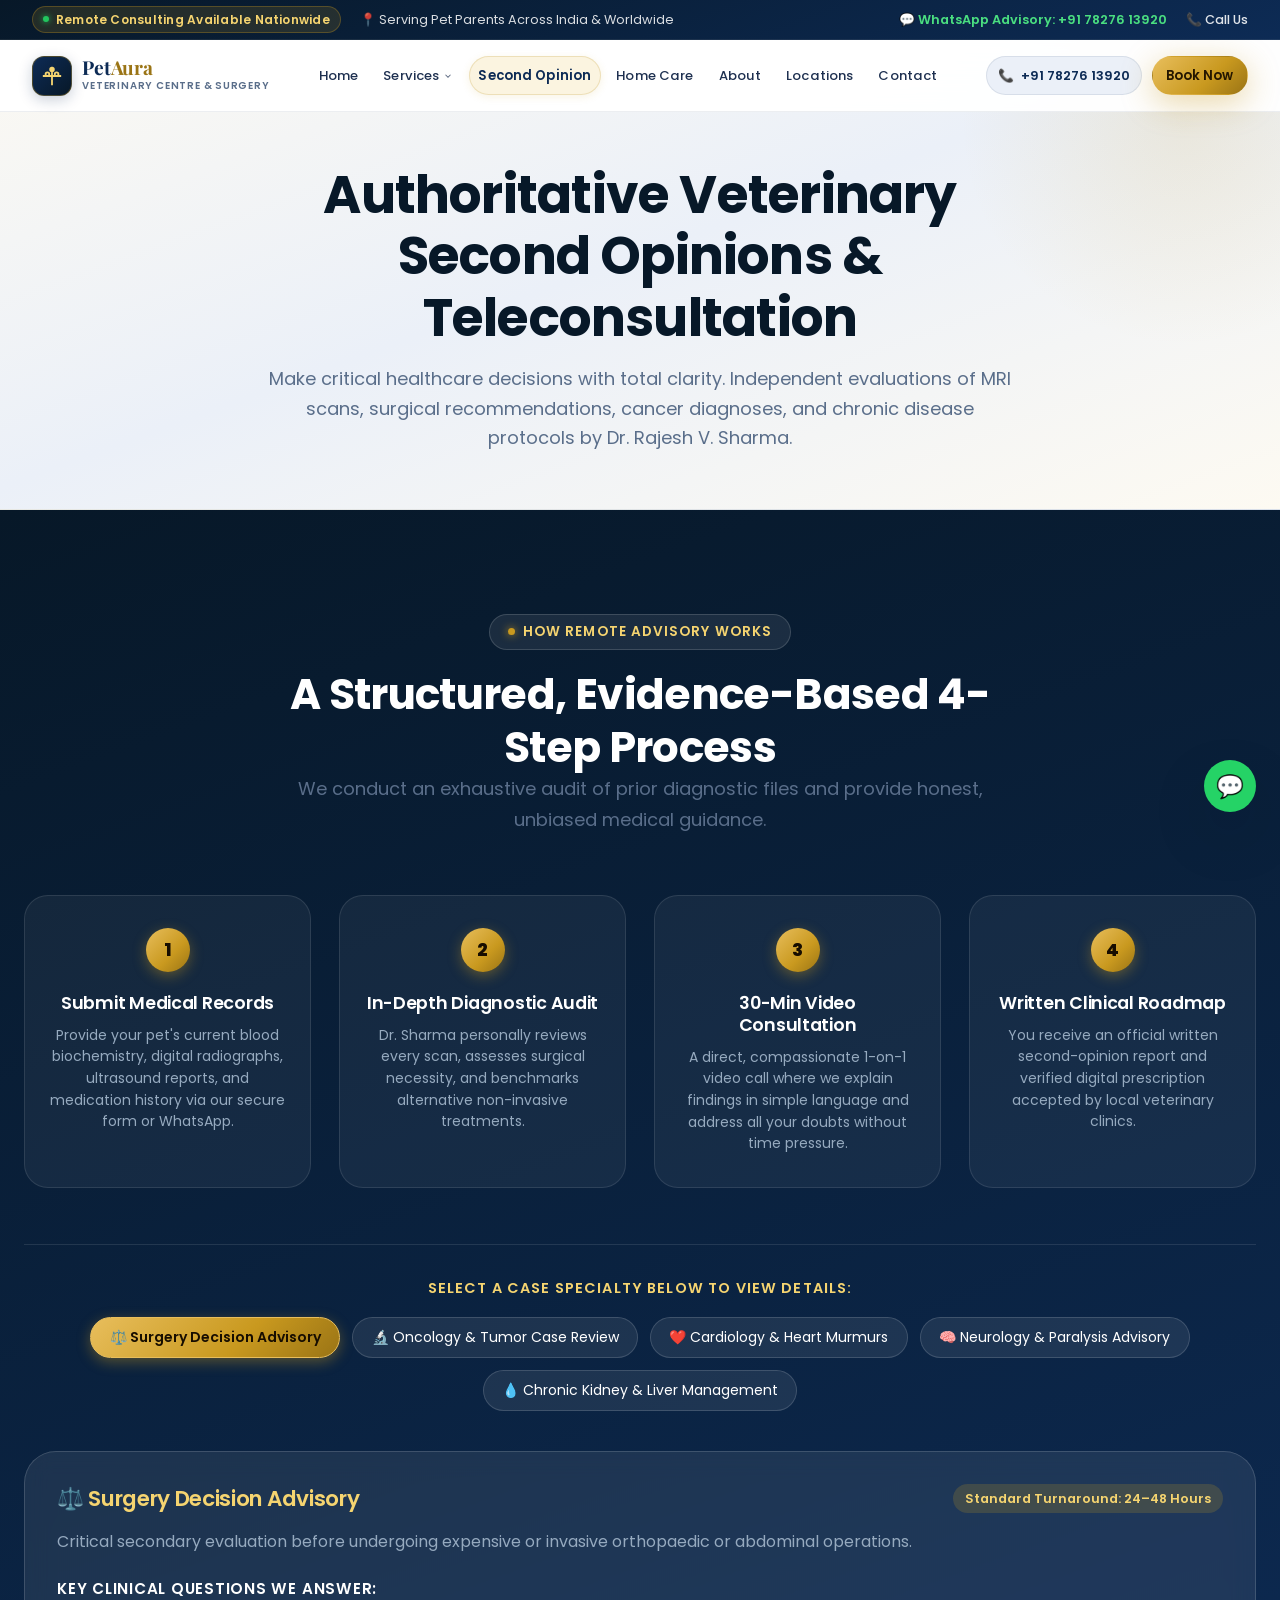
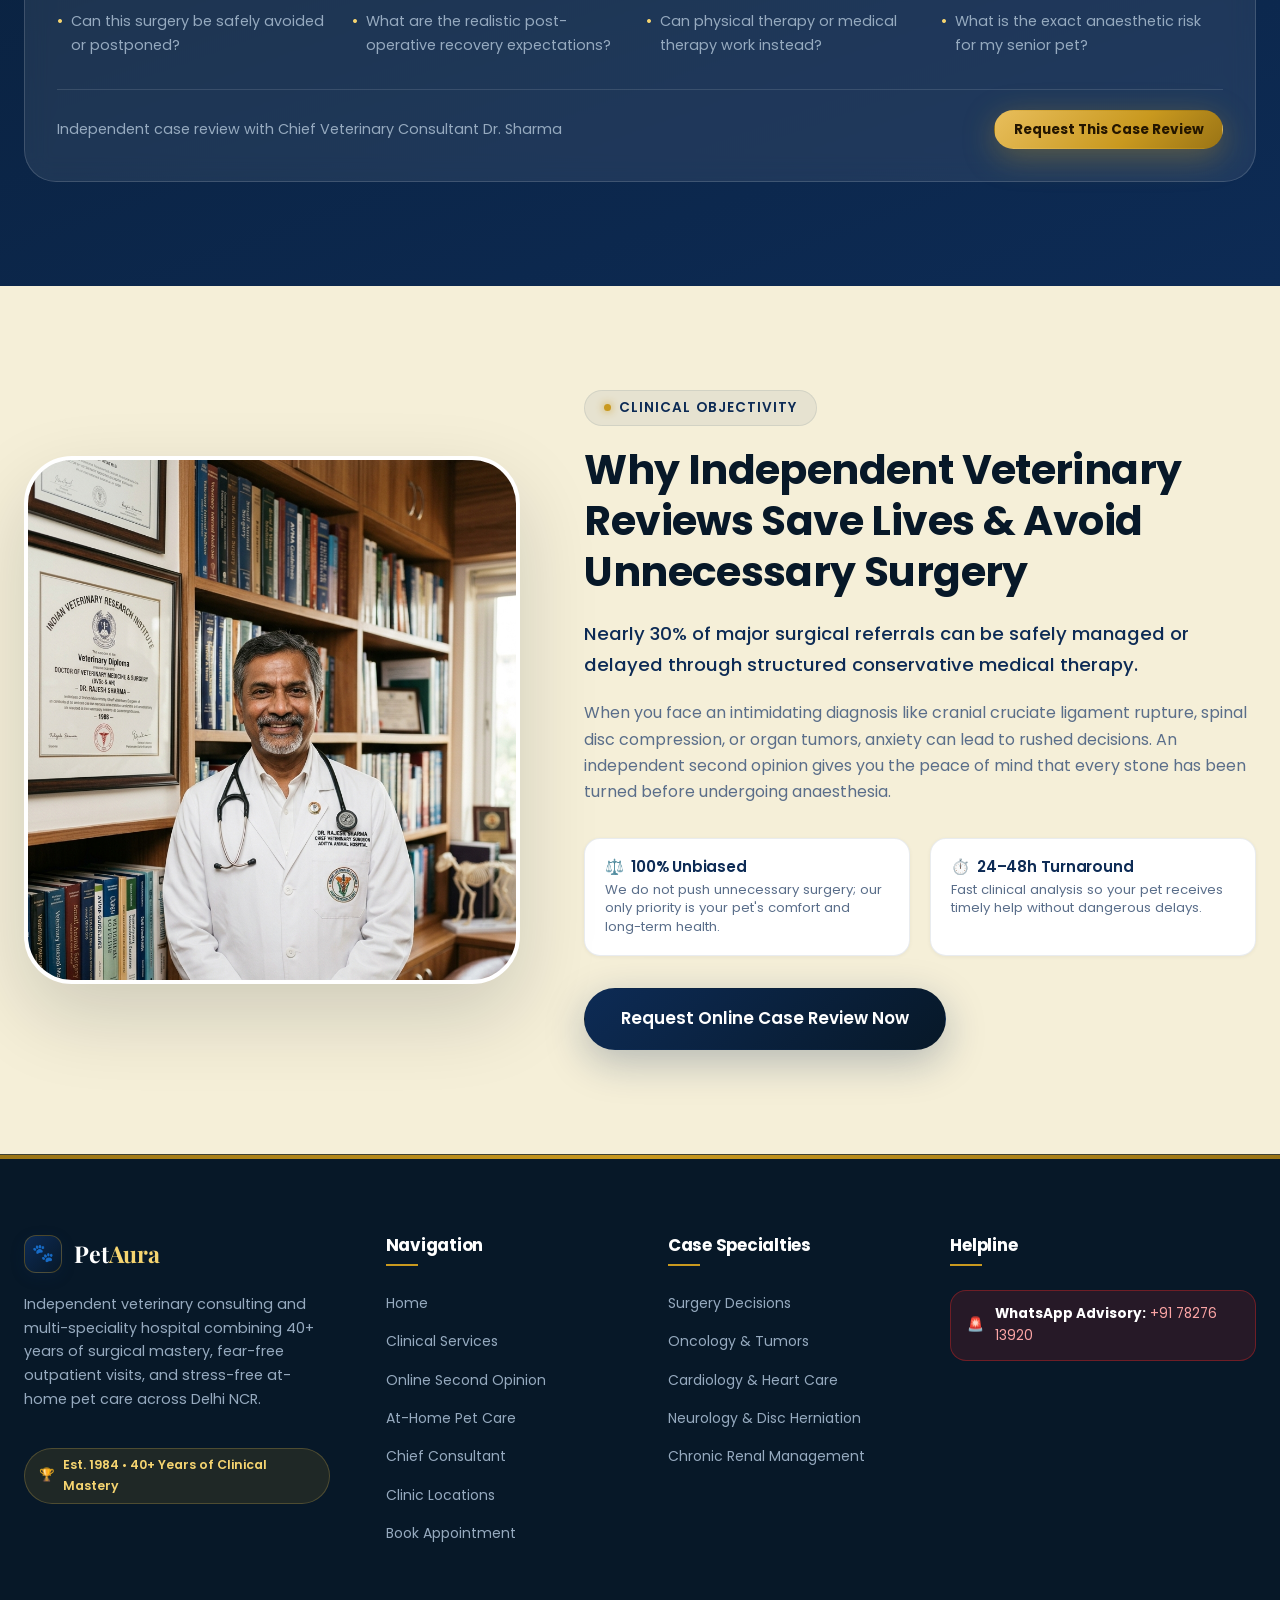
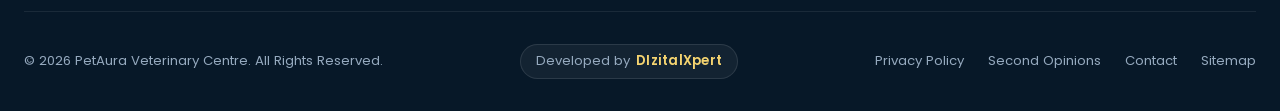
<file: second-opinion.html>
<!DOCTYPE html>
<html lang="en">
<head>
  <meta charset="UTF-8">
  <meta name="viewport" content="width=device-width, initial-scale=1.0, viewport-fit=cover">
  <title>Online Veterinary Second Opinion &amp; Teleconsultation – PetAura India</title>
  <meta name="description" content="Get an authoritative second opinion before major veterinary surgery, tumor excision, or chronic illness decisions. Direct case reviews by Dr. Rajesh V. Sharma.">
  <link rel="canonical" href="https://www.petaura-veterinary.in/second-opinion.html">
  <meta name="theme-color" content="#0D2B55">

  <!-- Open Graph -->
  <meta property="og:type" content="website">
  <meta property="og:url" content="https://www.petaura-veterinary.in/second-opinion.html">
  <meta property="og:title" content="Online Veterinary Second Opinion &amp; Surgical Advisory – PetAura">
  <meta property="og:description" content="Independent clinical evaluations for pet parents and veterinarians across India. 24–48 hour case audits and video teleconsultations.">
  <meta property="og:image" content="https://www.petaura-veterinary.in/assets/images/chief-veterinarian.jpg">

  <!-- Favicon -->
  <link rel="icon" type="image/svg+xml" href="data:image/svg+xml,%3Csvg xmlns='http://www.w3.org/2000/svg' viewBox='0 0 48 48'%3E%3Crect width='48' height='48' rx='12' fill='%230D2B55'/%3E%3Cpath fill='%23C9991F' d='M24 10a4 4 0 100 8 4 4 0 000-8zm-7 5a3.5 3.5 0 100 7 3.5 3.5 0 000-7zm14 0a3.5 3.5 0 100 7 3.5 3.5 0 000-7zm-11 9a3 3 0 100 6 3 3 0 000-6zm8 0a3 3 0 100 6 3 3 0 000-6zm-4 4c-5 0-9 4-9 8 0 3 3 6 9 6s9-3 9-6c0-4-4-8-9-8z'/%3E%3C/svg%3E">

  <!-- Stylesheets -->
  <link rel="stylesheet" href="css/variables.css">
  <link rel="stylesheet" href="css/base.css">
  <link rel="stylesheet" href="css/header.css">
  <link rel="stylesheet" href="css/hero.css">
  <link rel="stylesheet" href="css/components.css">
  <link rel="stylesheet" href="css/sections.css">
  <link rel="stylesheet" href="css/booking.css">
  <link rel="stylesheet" href="css/footer.css">
</head>
<body>

  <!-- Header -->
  <header class="site-header" role="banner">
    <div class="site-topbar">
      <div class="container topbar-inner">
        <div class="topbar-left">
          <span class="topbar-badge">
            <span class="pulse-dot"></span>
            Remote Consulting Available Nationwide
          </span>
          <div class="topbar-info">
            <span>📍 Serving Pet Parents Across India &amp; Worldwide</span>
          </div>
        </div>
        <div class="topbar-right">
          <a href="https://wa.me/917827613920" class="topbar-link whatsapp-link" target="_blank" rel="noopener noreferrer">
            <span>💬 WhatsApp Advisory: +91 78276 13920</span>
          </a>
          <a href="tel:+91 78276 13920" class="topbar-link">
            <span>📞 Call Us</span>
          </a>
        </div>
      </div>
    </div>

    <!-- Main Navigation Bar -->
    <nav class="site-navbar" role="navigation" aria-label="Main Navigation">
      <div class="container navbar-inner">
        <a href="index.html" class="brand-logo" aria-label="PetAura Veterinary Centre Home">
          <div class="brand-crest" aria-hidden="true">
            <svg width="22" height="22" viewBox="0 0 24 24" fill="none" stroke="currentColor" stroke-width="2">
              <path d="M12 2v20M2 12h20M12 7a2 2 0 100-4 2 2 0 000 4zm-5 5a2 2 0 100-4 2 2 0 000 4zm10 0a2 2 0 100-4 2 2 0 000 4z" />
            </svg>
          </div>
          <div class="brand-text-wrap">
            <span class="brand-title">Pet<span>Aura</span></span>
            <span class="brand-sub">Veterinary Centre &amp; Surgery</span>
          </div>
        </a>

        <!-- Desktop Navigation Links (Strict 1-2 Words) -->
        <ul class="nav-menu">
          <li class="nav-item">
            <a href="index.html" class="nav-link">Home</a>
          </li>
          
          <li class="nav-item">
            <a href="services.html" class="nav-link">
              Services
              <svg class="arrow-icon" viewBox="0 0 24 24" fill="none" stroke="currentColor" stroke-width="2.5"><polyline points="6 9 12 15 18 9"></polyline></svg>
            </a>
            <div class="dropdown-menu">
              <a href="services.html#consultation" class="dropdown-link">
                <span class="dropdown-link-icon">🩺</span>
                <div class="dropdown-link-text">
                  <div class="dropdown-link-title">Consultation</div>
                  <div class="dropdown-link-desc">Wellness &amp; health checks</div>
                </div>
              </a>
              <a href="services.html#vaccinations" class="dropdown-link">
                <span class="dropdown-link-icon">💉</span>
                <div class="dropdown-link-text">
                  <div class="dropdown-link-title">Vaccinations</div>
                  <div class="dropdown-link-desc">Immunization protocols</div>
                </div>
              </a>
              <a href="services.html#surgery" class="dropdown-link">
                <span class="dropdown-link-icon">🏥</span>
                <div class="dropdown-link-text">
                  <div class="dropdown-link-title">Surgery</div>
                  <div class="dropdown-link-desc">Soft tissue &amp; orthopaedics</div>
                </div>
              </a>
              <a href="services.html#diagnostics" class="dropdown-link">
                <span class="dropdown-link-icon">🔬</span>
                <div class="dropdown-link-text">
                  <div class="dropdown-link-title">Diagnostics</div>
                  <div class="dropdown-link-desc">Digital X-Ray &amp; pathology</div>
                </div>
              </a>
              <a href="services.html#emergency" class="dropdown-link">
                <span class="dropdown-link-icon">🚑</span>
                <div class="dropdown-link-text">
                  <div class="dropdown-link-title">Emergency</div>
                  <div class="dropdown-link-desc">24/7 rapid life support</div>
                </div>
              </a>
            </div>
          </li>

          <li class="nav-item">
            <a href="second-opinion.html" class="nav-link active">Second Opinion</a>
          </li>

          <li class="nav-item">
            <a href="at-home.html" class="nav-link">Home Care</a>
          </li>

          <li class="nav-item">
            <a href="about.html" class="nav-link">About</a>
          </li>

          <li class="nav-item">
            <a href="locations.html" class="nav-link">Locations</a>
          </li>

          <li class="nav-item">
            <a href="booking.html" class="nav-link">Contact</a>
          </li>
        </ul>

        <!-- Navbar Actions & CTA -->
        <div class="navbar-actions">
          <a href="tel:+917827613920" class="header-call-btn" aria-label="Call clinic at +91 78276 13920">
            <span class="call-icon" aria-hidden="true">📞</span>
            <span class="call-text-full">+91 78276 13920</span>
            <span class="call-text-short">Call</span>
          </a>
          <a href="booking.html" class="btn btn-accent btn-sm">
            Book Now
          </a>
          <button type="button" class="mobile-toggle-btn" aria-label="Toggle Navigation Menu">
            <span class="hamburger-line"></span>
          </button>
        </div>
      </div>
    </nav>
  </header>

  <!-- Mobile Drawer Overlay & Menu -->
  <div class="mobile-drawer-overlay"></div>
  <aside class="mobile-drawer" aria-label="Mobile Navigation Drawer">
    <div class="drawer-header">
      <div class="brand-logo">
        <div class="brand-crest" aria-hidden="true">
          <svg width="22" height="22" viewBox="0 0 24 24" fill="none" stroke="currentColor" stroke-width="2">
            <path d="M12 2v20M2 12h20M12 7a2 2 0 100-4 2 2 0 000 4zm-5 5a2 2 0 100-4 2 2 0 000 4zm10 0a2 2 0 100-4 2 2 0 000 4z" />
          </svg>
        </div>
        <div class="brand-text-wrap">
          <span class="brand-title">Pet<span>Aura</span></span>
          <span class="brand-sub">Veterinary Centre</span>
        </div>
      </div>
      <button type="button" class="drawer-close-btn" aria-label="Close Navigation Drawer">&times;</button>
    </div>

    <nav class="drawer-nav">
      <a href="index.html" class="drawer-link">Home</a>
      <a href="services.html" class="drawer-link">Services</a>
      <div class="drawer-submenu">
        <a href="services.html#consultation" class="drawer-sublink">Consultation</a>
        <a href="services.html#vaccinations" class="drawer-sublink">Vaccinations</a>
        <a href="services.html#surgery" class="drawer-sublink">Surgery</a>
        <a href="services.html#diagnostics" class="drawer-sublink">Diagnostics</a>
        <a href="services.html#emergency" class="drawer-sublink">Emergency</a>
      </div>
      <a href="second-opinion.html" class="drawer-link active">Second Opinion</a>
      <a href="at-home.html" class="drawer-link">Home Care</a>
      <a href="about.html" class="drawer-link">About</a>
      <a href="locations.html" class="drawer-link">Locations</a>
      <a href="booking.html" class="drawer-link">Contact</a>
    </nav>

    <div class="drawer-footer">
      <a href="tel:+917827613920" class="drawer-phone-card" aria-label="Emergency line +91 78276 13920">
        <span class="drawer-phone-icon">🚨</span>
        <div class="drawer-phone-text">
          <b>Emergency Hotline</b>
          <span>+91 78276 13920</span>
        </div>
      </a>
      <a href="booking.html" class="btn btn-accent btn-lg" style="width: 100%;">Book Now</a>
    </div>
  </aside>

  <!-- Page Header Banner -->
  <section class="page-banner">
    <div class="container page-banner-content">
      <!-- Breadcrumbs & Category Pill (Preserved as code comments for structure reference, hidden from front-end)
      <div class="page-breadcrumbs">
        <a href="index.html">Home</a>
        <span class="separator">/</span>
        <span>Online Second Opinion</span>
      </div>
      <span class="section-pill gold">
        <span class="dot"></span>
        Independent Clinical Reviews
      </span>
      -->
      <h1>Authoritative Veterinary Second Opinions &amp; Teleconsultation</h1>
      <p class="page-banner-desc">
        Make critical healthcare decisions with total clarity. Independent evaluations of MRI scans, surgical recommendations, cancer diagnoses, and chronic disease protocols by Dr. Rajesh V. Sharma.
      </p>
    </div>
  </section>

  <!-- The 4-Step Process Section -->
  <main class="section section-dark">
    <div class="container">
      <div class="section-header">
        <span class="section-pill pill-dark">
          <span class="dot"></span>
          How Remote Advisory Works
        </span>
        <h2>A Structured, Evidence-Based 4-Step Process</h2>
        <p class="section-desc text-light">We conduct an exhaustive audit of prior diagnostic files and provide honest, unbiased medical guidance.</p>
      </div>

      <div class="process-steps-grid">
        <div class="step-card">
          <div class="step-num-badge">1</div>
          <h4>Submit Medical Records</h4>
          <p>Provide your pet's current blood biochemistry, digital radiographs, ultrasound reports, and medication history via our secure form or WhatsApp.</p>
        </div>
        <div class="step-card">
          <div class="step-num-badge">2</div>
          <h4>In-Depth Diagnostic Audit</h4>
          <p>Dr. Sharma personally reviews every scan, assesses surgical necessity, and benchmarks alternative non-invasive treatments.</p>
        </div>
        <div class="step-card">
          <div class="step-num-badge">3</div>
          <h4>30-Min Video Consultation</h4>
          <p>A direct, compassionate 1-on-1 video call where we explain findings in simple language and address all your doubts without time pressure.</p>
        </div>
        <div class="step-card">
          <div class="step-num-badge">4</div>
          <h4>Written Clinical Roadmap</h4>
          <p>You receive an official written second-opinion report and verified digital prescription accepted by local veterinary clinics.</p>
        </div>
      </div>

      <!-- Interactive Case Review Categories Selector -->
      <div class="case-chips-wrap">
        <div class="case-chips-label">Select A Case Specialty Below to View Details:</div>
        <div id="case-chips-container" class="case-chips-list">
          <button type="button" class="case-chip active" data-case-id="surgery-decisions"><span>⚖️</span> Surgery Decision Advisory</button>
          <button type="button" class="case-chip" data-case-id="oncology-review"><span>🔬</span> Oncology &amp; Tumor Case Review</button>
          <button type="button" class="case-chip" data-case-id="cardiology-review"><span>❤️</span> Cardiology &amp; Heart Murmurs</button>
          <button type="button" class="case-chip" data-case-id="neurology-review"><span>🧠</span> Neurology &amp; Paralysis Advisory</button>
          <button type="button" class="case-chip" data-case-id="chronic-disease"><span>💧</span> Chronic Kidney &amp; Liver Management</button>
        </div>
        <div id="case-preview-box">
          <div class="glass-card" style="padding: 2rem; border-radius: var(--r-xl); text-align: left; background: rgba(255, 255, 255, 0.08); border: 1px solid rgba(255, 255, 255, 0.15); color: #fff;">
            <div style="display: flex; justify-content: space-between; align-items: center; margin-bottom: 1rem; flex-wrap: wrap; gap: 0.75rem;">
              <h3 style="color: var(--accent-bright); font-size: 1.35rem; margin: 0;">⚖️ Surgery Decision Advisory</h3>
              <span style="background: rgba(201, 153, 31, 0.2); color: var(--accent-bright); padding: 0.25rem 0.75rem; border-radius: var(--r-full); font-size: 0.8rem; font-weight: 600;">Standard Turnaround: 24–48 Hours</span>
            </div>
            <p style="color: var(--text-light); margin-bottom: 1.5rem; font-size: 1rem; line-height: 1.6;">Critical secondary evaluation before undergoing expensive or invasive orthopaedic or abdominal operations.</p>
            <h4 style="font-size: 0.95rem; color: #fff; margin-bottom: 0.75rem; text-transform: uppercase; letter-spacing: 0.05em;">Key Clinical Questions We Answer:</h4>
            <ul style="display: grid; grid-template-columns: repeat(auto-fit, minmax(280px, 1fr)); gap: 0.75rem; margin-bottom: 2rem;">
              <li style="display: flex; align-items: flex-start; gap: 0.5rem; color: var(--text-light); font-size: 0.9rem;"><span style="color: var(--accent-bright); font-weight: 700;">•</span><span>Can this surgery be safely avoided or postponed?</span></li>
              <li style="display: flex; align-items: flex-start; gap: 0.5rem; color: var(--text-light); font-size: 0.9rem;"><span style="color: var(--accent-bright); font-weight: 700;">•</span><span>What are the realistic post-operative recovery expectations?</span></li>
              <li style="display: flex; align-items: flex-start; gap: 0.5rem; color: var(--text-light); font-size: 0.9rem;"><span style="color: var(--accent-bright); font-weight: 700;">•</span><span>Can physical therapy or medical therapy work instead?</span></li>
              <li style="display: flex; align-items: flex-start; gap: 0.5rem; color: var(--text-light); font-size: 0.9rem;"><span style="color: var(--accent-bright); font-weight: 700;">•</span><span>What is the exact anaesthetic risk for my senior pet?</span></li>
            </ul>
            <div style="display: flex; align-items: center; justify-content: space-between; flex-wrap: wrap; gap: 1rem; padding-top: 1.25rem; border-top: 1px solid rgba(255, 255, 255, 0.12);">
              <span style="font-size: 0.9rem; color: var(--text-light);">Independent case review with Chief Veterinary Consultant Dr. Sharma</span>
              <a href="booking.html?visit_type=teleconsult&service=Online%20Second%20Opinion%20%2F%20Teleconsult&notes=Requesting%20Online%20Case%20Review%20for%3A%20Surgery%20Decision%20Advisory" class="btn btn-accent btn-sm">Request This Case Review</a>
            </div>
          </div>
        </div>
      </div>
    </div>
  </main>

  <!-- Why Get a Second Opinion Section -->
  <section class="section section-alt">
    <div class="container">
      <div class="doctor-spotlight-grid">
        <div class="doctor-photo-wrap">
          <div class="doctor-photo-frame">
            <img src="assets/images/chief-veterinarian.jpg" alt="Dr. Rajesh V. Sharma conducting case review" width="600" height="750" loading="lazy">
          </div>
        </div>
        <div class="doctor-info-content">
          <span class="section-pill">
            <span class="dot"></span>
            Clinical Objectivity
          </span>
          <h2>Why Independent Veterinary Reviews Save Lives &amp; Avoid Unnecessary Surgery</h2>
          <p class="doctor-bio-lead">
            Nearly 30% of major surgical referrals can be safely managed or delayed through structured conservative medical therapy.
          </p>
          <p class="text-muted">
            When you face an intimidating diagnosis like cranial cruciate ligament rupture, spinal disc compression, or organ tumors, anxiety can lead to rushed decisions. An independent second opinion gives you the peace of mind that every stone has been turned before undergoing anaesthesia.
          </p>

          <div class="doctor-credentials-grid">
            <div class="cred-box">
              <h4><span>⚖️</span> 100% Unbiased</h4>
              <p>We do not push unnecessary surgery; our only priority is your pet's comfort and long-term health.</p>
            </div>
            <div class="cred-box">
              <h4><span>⏱️</span> 24–48h Turnaround</h4>
              <p>Fast clinical analysis so your pet receives timely help without dangerous delays.</p>
            </div>
          </div>

          <a href="booking.html" class="btn btn-primary btn-lg">Request Online Case Review Now</a>
        </div>
      </div>
    </div>
  </section>

  <!-- Footer -->
  <footer class="site-footer" role="contentinfo">
    <div class="container">
      <div class="footer-top-grid">
        <div class="footer-brand-col">
          <a href="index.html" class="footer-brand-logo">
            <div class="brand-crest" style="width: 38px; height: 38px; font-size: 1.1rem;">🐾</div>
            <span class="footer-brand-title">Pet<span>Aura</span></span>
          </a>
          <p class="footer-brand-desc">
            Independent veterinary consulting and multi-speciality hospital combining 40+ years of surgical mastery, fear-free outpatient visits, and stress-free at-home pet care across Delhi NCR.
          </p>
          <div class="footer-heritage-badge">
            <span>🏆</span>
            <span>Est. 1984 • 40+ Years of Clinical Mastery</span>
          </div>
        </div>
        <div>
          <h4 class="footer-col-title">Navigation</h4>
          <ul class="footer-links-list">
            <li><a href="index.html" class="footer-link">Home</a></li>
            <li><a href="services.html" class="footer-link">Clinical Services</a></li>
            <li><a href="second-opinion.html" class="footer-link">Online Second Opinion</a></li>
            <li><a href="at-home.html" class="footer-link">At-Home Pet Care</a></li>
            <li><a href="about.html" class="footer-link">Chief Consultant</a></li>
            <li><a href="locations.html" class="footer-link">Clinic Locations</a></li>
            <li><a href="booking.html" class="footer-link">Book Appointment</a></li>
          </ul>
        </div>
        <div>
          <h4 class="footer-col-title">Case Specialties</h4>
          <ul class="footer-links-list">
            <li><a href="second-opinion.html" class="footer-link">Surgery Decisions</a></li>
            <li><a href="second-opinion.html" class="footer-link">Oncology &amp; Tumors</a></li>
            <li><a href="second-opinion.html" class="footer-link">Cardiology &amp; Heart Care</a></li>
            <li><a href="second-opinion.html" class="footer-link">Neurology &amp; Disc Herniation</a></li>
            <li><a href="second-opinion.html" class="footer-link">Chronic Renal Management</a></li>
          </ul>
        </div>
        <div>
          <h4 class="footer-col-title">Helpline</h4>
          <div class="footer-emergency-pill">
            <span>🚨</span>
            <div><b>WhatsApp Advisory:</b> +91 78276 13920</div>
          </div>
        </div>
      </div>

      <div class="footer-bottom-bar">
        <div>© <span id="current-year">2026</span> PetAura Veterinary Centre. All Rights Reserved.</div>
        <div class="footer-watermark">Developed by <a href="https://dizitalxpert.com" target="_blank" rel="noopener noreferrer">DIzitalXpert</a></div>
        <div class="footer-bottom-links">
          <a href="index.html">Privacy Policy</a>
          <a href="second-opinion.html">Second Opinions</a>
          <a href="booking.html">Contact</a>
          <a href="sitemap.xml">Sitemap</a>
        </div>
      </div>
    </div>
  </footer>

  <!-- Floating Actions -->
  <div class="floating-actions-bar">
    <a href="https://wa.me/917827613920" class="float-btn float-whatsapp" aria-label="Chat on WhatsApp" target="_blank" rel="noopener noreferrer">💬</a>
    <button type="button" class="float-btn float-back-top" aria-label="Back to Top">↑</button>
  </div>

  <script src="js/site.js"></script>
</body>
</html>
</file>
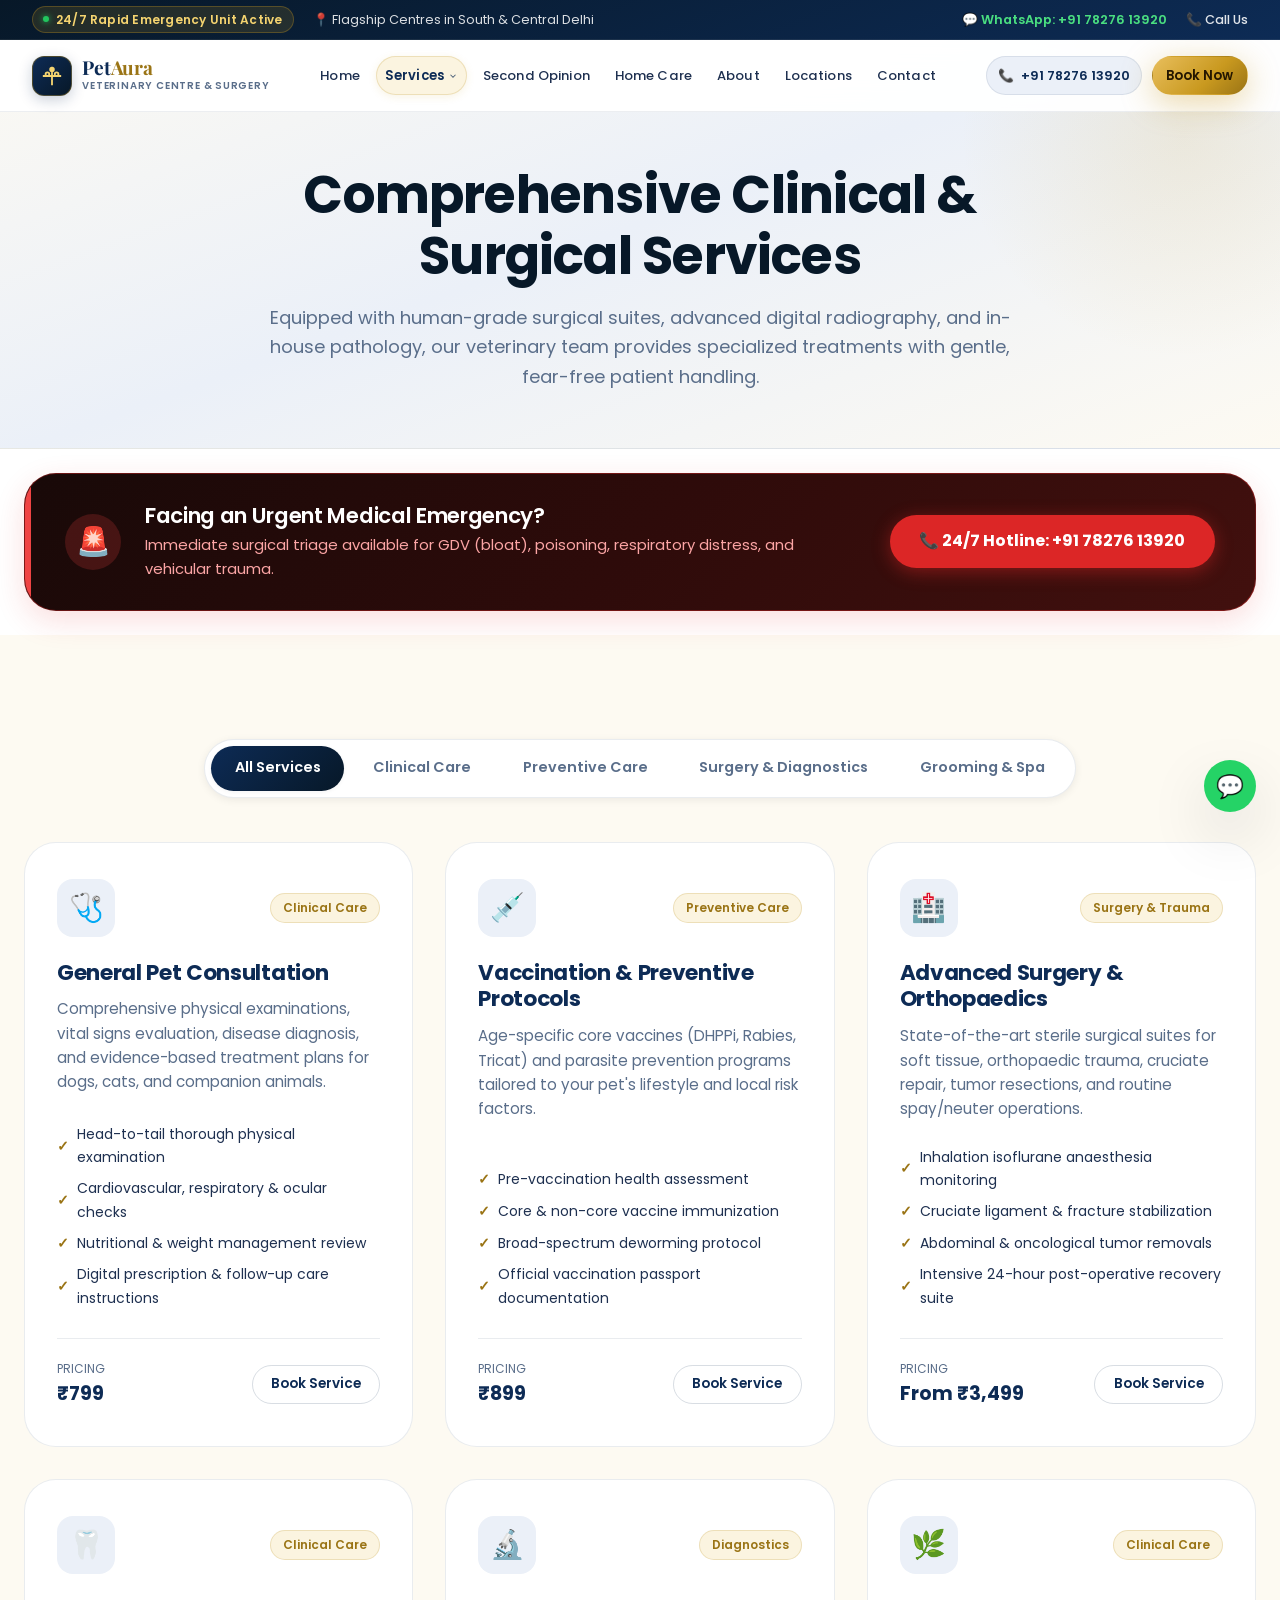
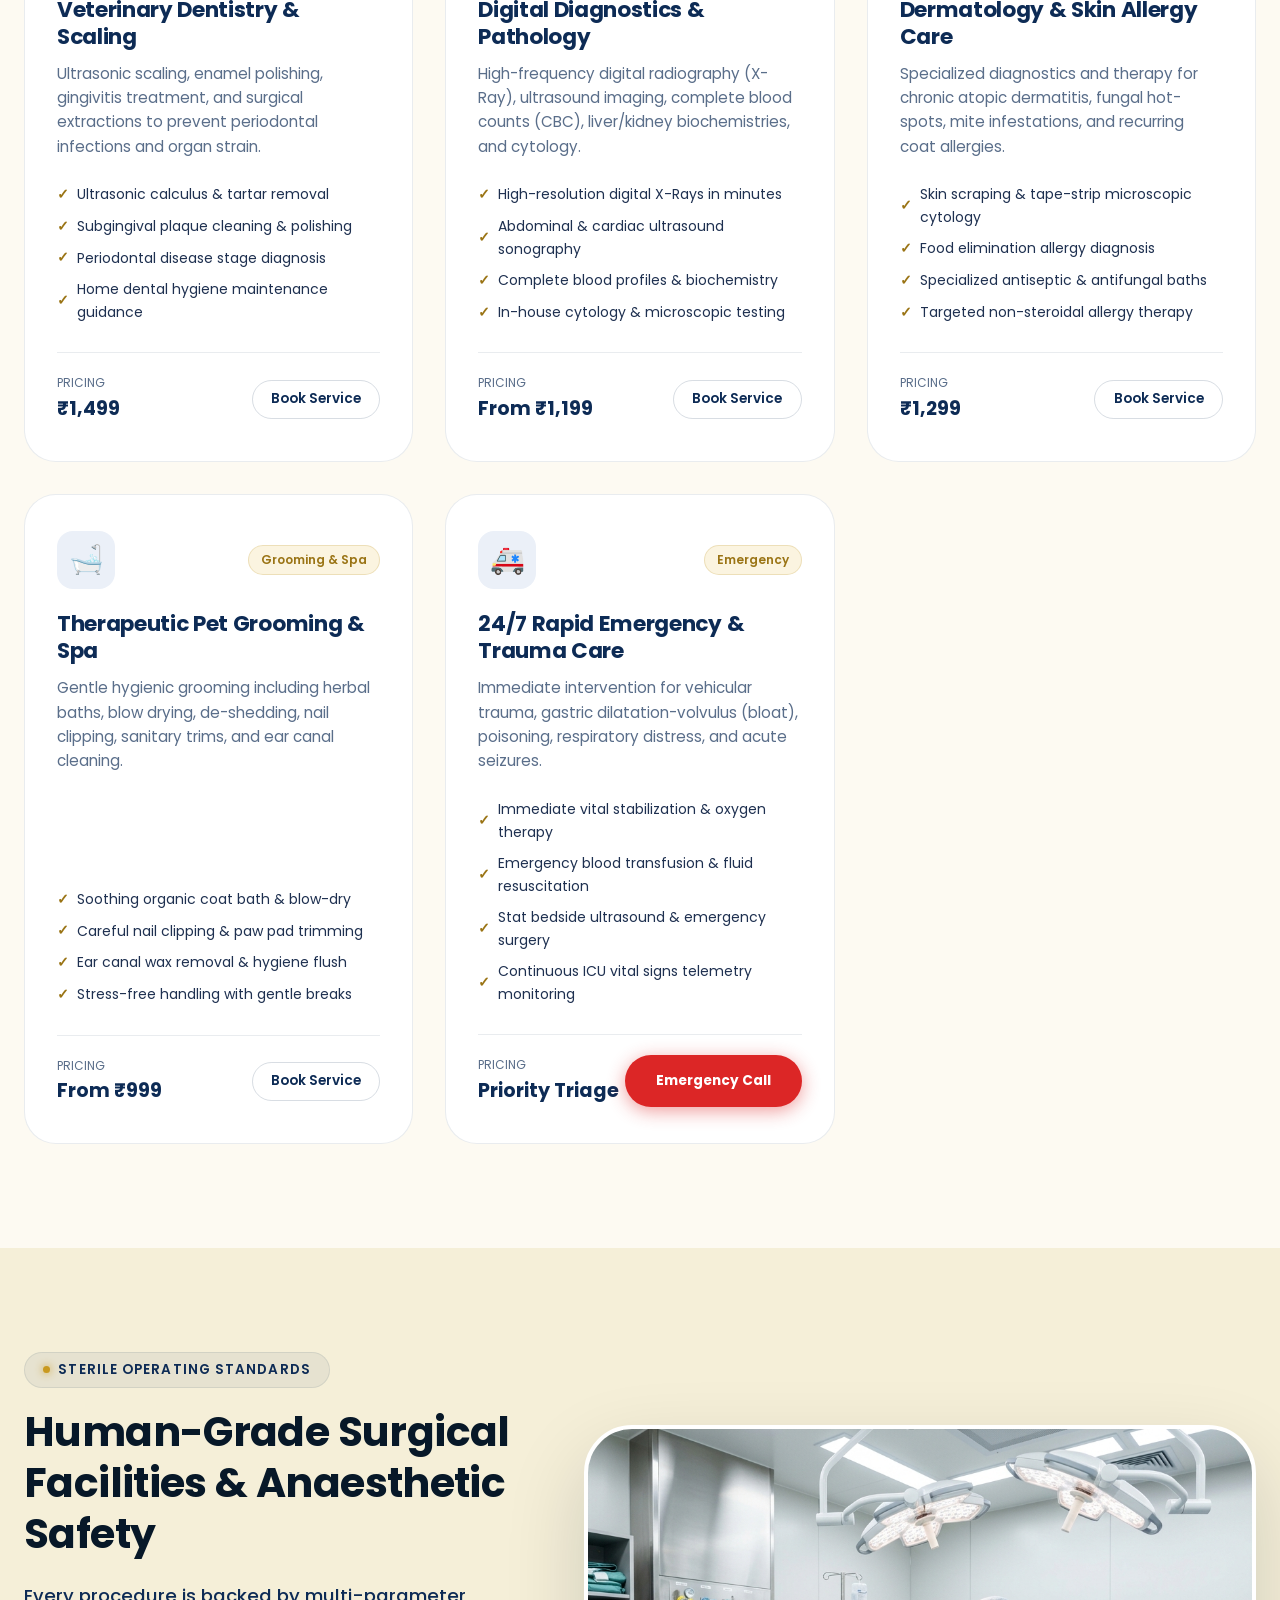
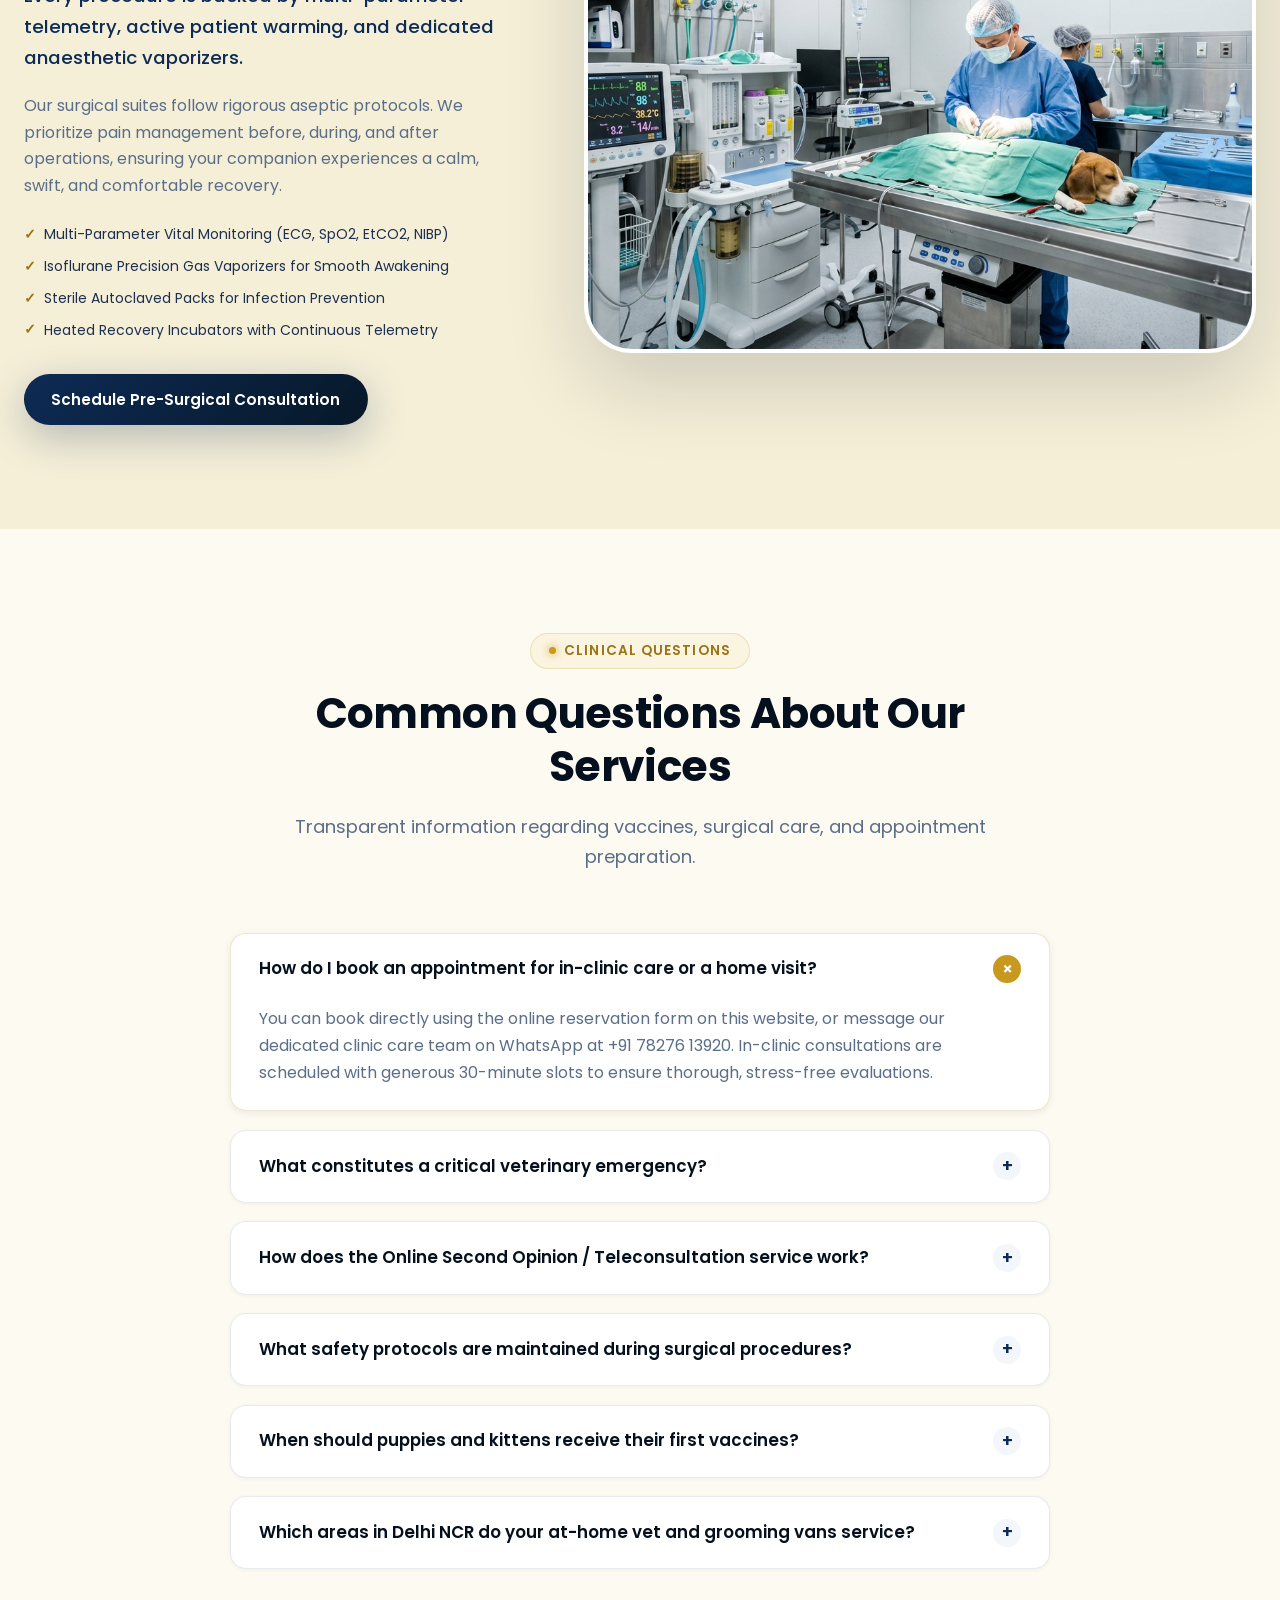
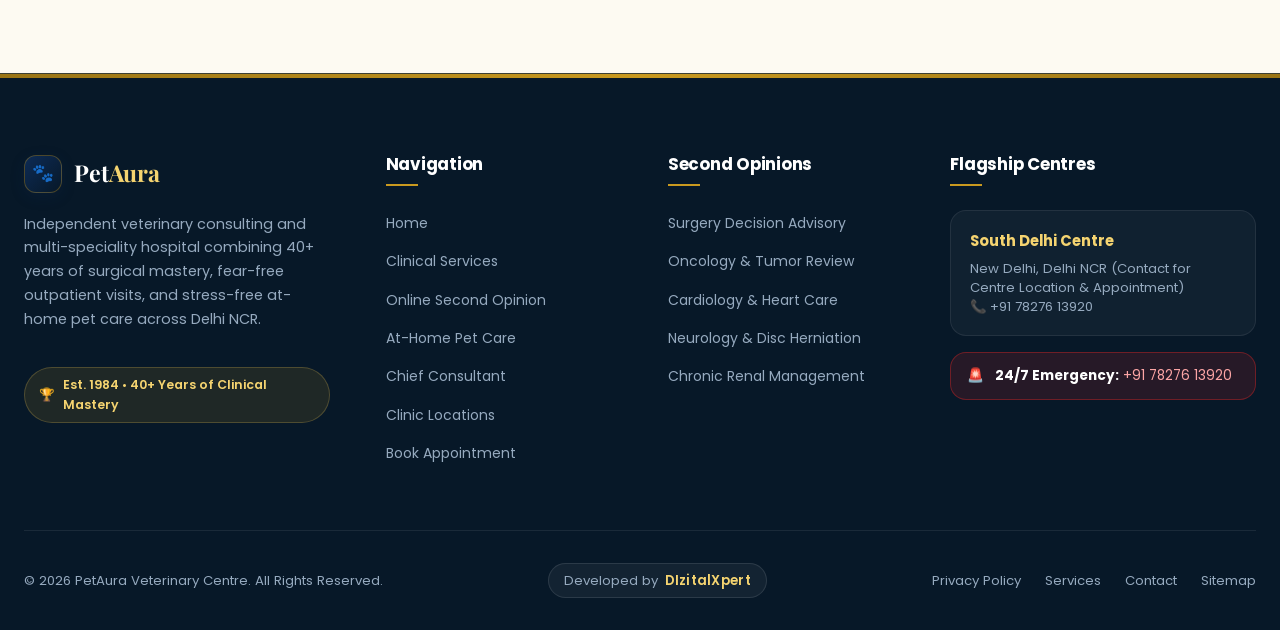
<file: services.html>
<!DOCTYPE html>
<html lang="en">
<head>
  <meta charset="UTF-8">
  <meta name="viewport" content="width=device-width, initial-scale=1.0, viewport-fit=cover">
  <title>Clinical &amp; Surgical Services – PetAura Veterinary Hospital | New Delhi</title>
  <meta name="description" content="Explore advanced veterinary clinical services at PetAura: soft tissue and orthopaedic surgery, puppy vaccinations, dental scaling, in-house diagnostics, and 24/7 emergency care.">
  <link rel="canonical" href="https://www.petaura-veterinary.in/services.html">
  <meta name="theme-color" content="#0D2B55">

  <!-- Open Graph -->
  <meta property="og:type" content="website">
  <meta property="og:url" content="https://www.petaura-veterinary.in/services.html">
  <meta property="og:title" content="Veterinary Services &amp; Advanced Surgery – PetAura">
  <meta property="og:description" content="Comprehensive in-clinic veterinary examinations, vaccinations, orthopaedics, and diagnostic pathology in New Delhi.">
  <meta property="og:image" content="https://www.petaura-veterinary.in/assets/images/surgery-suite.jpg">

  <!-- Favicon -->
  <link rel="icon" type="image/svg+xml" href="data:image/svg+xml,%3Csvg xmlns='http://www.w3.org/2000/svg' viewBox='0 0 48 48'%3E%3Crect width='48' height='48' rx='12' fill='%230D2B55'/%3E%3Cpath fill='%23C9991F' d='M24 10a4 4 0 100 8 4 4 0 000-8zm-7 5a3.5 3.5 0 100 7 3.5 3.5 0 000-7zm14 0a3.5 3.5 0 100 7 3.5 3.5 0 000-7zm-11 9a3 3 0 100 6 3 3 0 000-6zm8 0a3 3 0 100 6 3 3 0 000-6zm-4 4c-5 0-9 4-9 8 0 3 3 6 9 6s9-3 9-6c0-4-4-8-9-8z'/%3E%3C/svg%3E">

  <!-- Stylesheets -->
  <link rel="stylesheet" href="css/variables.css">
  <link rel="stylesheet" href="css/base.css">
  <link rel="stylesheet" href="css/header.css">
  <link rel="stylesheet" href="css/hero.css">
  <link rel="stylesheet" href="css/components.css">
  <link rel="stylesheet" href="css/sections.css">
  <link rel="stylesheet" href="css/booking.css">
  <link rel="stylesheet" href="css/footer.css">
</head>
<body>

  <!-- Topbar -->
  <header class="site-header" role="banner">
    <div class="site-topbar">
      <div class="container topbar-inner">
        <div class="topbar-left">
          <span class="topbar-badge">
            <span class="pulse-dot"></span>
            24/7 Rapid Emergency Unit Active
          </span>
          <div class="topbar-info">
            <span>📍 Flagship Centres in South &amp; Central Delhi</span>
          </div>
        </div>
        <div class="topbar-right">
          <a href="https://wa.me/917827613920" class="topbar-link whatsapp-link" target="_blank" rel="noopener noreferrer">
            <span>💬 WhatsApp: +91 78276 13920</span>
          </a>
          <a href="tel:+91 78276 13920" class="topbar-link">
            <span>📞 Call Us</span>
          </a>
        </div>
      </div>
    </div>

    <!-- Main Navigation Bar -->
    <nav class="site-navbar" role="navigation" aria-label="Main Navigation">
      <div class="container navbar-inner">
        <a href="index.html" class="brand-logo" aria-label="PetAura Veterinary Centre Home">
          <div class="brand-crest" aria-hidden="true">
            <svg width="22" height="22" viewBox="0 0 24 24" fill="none" stroke="currentColor" stroke-width="2">
              <path d="M12 2v20M2 12h20M12 7a2 2 0 100-4 2 2 0 000 4zm-5 5a2 2 0 100-4 2 2 0 000 4zm10 0a2 2 0 100-4 2 2 0 000 4z" />
            </svg>
          </div>
          <div class="brand-text-wrap">
            <span class="brand-title">Pet<span>Aura</span></span>
            <span class="brand-sub">Veterinary Centre &amp; Surgery</span>
          </div>
        </a>

        <!-- Desktop Navigation Links (Strict 1-2 Words) -->
        <ul class="nav-menu">
          <li class="nav-item">
            <a href="index.html" class="nav-link">Home</a>
          </li>
          
          <li class="nav-item">
            <a href="services.html" class="nav-link active">
              Services
              <svg class="arrow-icon" viewBox="0 0 24 24" fill="none" stroke="currentColor" stroke-width="2.5"><polyline points="6 9 12 15 18 9"></polyline></svg>
            </a>
            <div class="dropdown-menu">
              <a href="services.html#consultation" class="dropdown-link">
                <span class="dropdown-link-icon">🩺</span>
                <div class="dropdown-link-text">
                  <div class="dropdown-link-title">Consultation</div>
                  <div class="dropdown-link-desc">Wellness &amp; health checks</div>
                </div>
              </a>
              <a href="services.html#vaccinations" class="dropdown-link">
                <span class="dropdown-link-icon">💉</span>
                <div class="dropdown-link-text">
                  <div class="dropdown-link-title">Vaccinations</div>
                  <div class="dropdown-link-desc">Immunization protocols</div>
                </div>
              </a>
              <a href="services.html#surgery" class="dropdown-link">
                <span class="dropdown-link-icon">🏥</span>
                <div class="dropdown-link-text">
                  <div class="dropdown-link-title">Surgery</div>
                  <div class="dropdown-link-desc">Soft tissue &amp; orthopaedics</div>
                </div>
              </a>
              <a href="services.html#diagnostics" class="dropdown-link">
                <span class="dropdown-link-icon">🔬</span>
                <div class="dropdown-link-text">
                  <div class="dropdown-link-title">Diagnostics</div>
                  <div class="dropdown-link-desc">Digital X-Ray &amp; pathology</div>
                </div>
              </a>
              <a href="services.html#emergency" class="dropdown-link">
                <span class="dropdown-link-icon">🚑</span>
                <div class="dropdown-link-text">
                  <div class="dropdown-link-title">Emergency</div>
                  <div class="dropdown-link-desc">24/7 rapid life support</div>
                </div>
              </a>
            </div>
          </li>

          <li class="nav-item">
            <a href="second-opinion.html" class="nav-link">Second Opinion</a>
          </li>

          <li class="nav-item">
            <a href="at-home.html" class="nav-link">Home Care</a>
          </li>

          <li class="nav-item">
            <a href="about.html" class="nav-link">About</a>
          </li>

          <li class="nav-item">
            <a href="locations.html" class="nav-link">Locations</a>
          </li>

          <li class="nav-item">
            <a href="booking.html" class="nav-link">Contact</a>
          </li>
        </ul>

        <!-- Navbar Actions & CTA -->
        <div class="navbar-actions">
          <a href="tel:+917827613920" class="header-call-btn" aria-label="Call clinic at +91 78276 13920">
            <span class="call-icon" aria-hidden="true">📞</span>
            <span class="call-text-full">+91 78276 13920</span>
            <span class="call-text-short">Call</span>
          </a>
          <a href="booking.html" class="btn btn-accent btn-sm">
            Book Now
          </a>
          <button type="button" class="mobile-toggle-btn" aria-label="Toggle Navigation Menu">
            <span class="hamburger-line"></span>
          </button>
        </div>
      </div>
    </nav>
  </header>

  <!-- Mobile Drawer Overlay & Menu -->
  <div class="mobile-drawer-overlay"></div>
  <aside class="mobile-drawer" aria-label="Mobile Navigation Drawer">
    <div class="drawer-header">
      <div class="brand-logo">
        <div class="brand-crest" aria-hidden="true">
          <svg width="22" height="22" viewBox="0 0 24 24" fill="none" stroke="currentColor" stroke-width="2">
            <path d="M12 2v20M2 12h20M12 7a2 2 0 100-4 2 2 0 000 4zm-5 5a2 2 0 100-4 2 2 0 000 4zm10 0a2 2 0 100-4 2 2 0 000 4z" />
          </svg>
        </div>
        <div class="brand-text-wrap">
          <span class="brand-title">Pet<span>Aura</span></span>
          <span class="brand-sub">Veterinary Centre</span>
        </div>
      </div>
      <button type="button" class="drawer-close-btn" aria-label="Close Navigation Drawer">&times;</button>
    </div>

    <nav class="drawer-nav">
      <a href="index.html" class="drawer-link">Home</a>
      <a href="services.html" class="drawer-link active">Services</a>
      <div class="drawer-submenu">
        <a href="services.html#consultation" class="drawer-sublink">Consultation</a>
        <a href="services.html#vaccinations" class="drawer-sublink">Vaccinations</a>
        <a href="services.html#surgery" class="drawer-sublink">Surgery</a>
        <a href="services.html#diagnostics" class="drawer-sublink">Diagnostics</a>
        <a href="services.html#emergency" class="drawer-sublink">Emergency</a>
      </div>
      <a href="second-opinion.html" class="drawer-link">Second Opinion</a>
      <a href="at-home.html" class="drawer-link">Home Care</a>
      <a href="about.html" class="drawer-link">About</a>
      <a href="locations.html" class="drawer-link">Locations</a>
      <a href="booking.html" class="drawer-link">Contact</a>
    </nav>

    <div class="drawer-footer">
      <a href="tel:+917827613920" class="drawer-phone-card" aria-label="Emergency line +91 78276 13920">
        <span class="drawer-phone-icon">🚨</span>
        <div class="drawer-phone-text">
          <b>Emergency Hotline</b>
          <span>+91 78276 13920</span>
        </div>
      </a>
      <a href="booking.html" class="btn btn-accent btn-lg" style="width: 100%;">Book Now</a>
    </div>
  </aside>

  <!-- Page Header Banner -->
  <section class="page-banner">
    <div class="container page-banner-content">
      <!-- Breadcrumbs & Category Pill (Preserved as code comments for structure reference, hidden from front-end)
      <div class="page-breadcrumbs">
        <a href="index.html">Home</a>
        <span class="separator">/</span>
        <span>Services</span>
      </div>
      <span class="section-pill gold">
        <span class="dot"></span>
        Medical &amp; Surgical Capabilities
      </span>
      -->
      <h1>Comprehensive Clinical &amp; Surgical Services</h1>
      <p class="page-banner-desc">
        Equipped with human-grade surgical suites, advanced digital radiography, and in-house pathology, our veterinary team provides specialized treatments with gentle, fear-free patient handling.
      </p>
    </div>
  </section>

  <!-- Emergency Alert Banner -->
  <section class="emergency-banner-section">
    <div class="container">
      <div class="emergency-card">
        <div class="emergency-content">
          <div class="emergency-icon-wrap">🚨</div>
          <div class="emergency-text">
            <h3>Facing an Urgent Medical Emergency?</h3>
            <p>Immediate surgical triage available for GDV (bloat), poisoning, respiratory distress, and vehicular trauma.</p>
          </div>
        </div>
        <div class="emergency-cta-group">
          <a href="tel:+91 78276 13920" class="btn-emergency">📞 24/7 Hotline: +91 78276 13920</a>
        </div>
      </div>
    </div>
  </section>

  <!-- Services Grid Section -->
  <main class="section">
    <div class="container">
      <!-- Category Tabs -->
      <div class="tab-container">
        <div class="tab-nav" role="tablist">
          <button type="button" class="tab-btn service-tab-btn active" data-filter="all">All Services</button>
          <button type="button" class="tab-btn service-tab-btn" data-filter="clinical">Clinical Care</button>
          <button type="button" class="tab-btn service-tab-btn" data-filter="preventive">Preventive Care</button>
          <button type="button" class="tab-btn service-tab-btn" data-filter="surgery">Surgery &amp; Diagnostics</button>
          <button type="button" class="tab-btn service-tab-btn" data-filter="grooming">Grooming &amp; Spa</button>
        </div>
      </div>

      <!-- Grid Mount -->
      <div id="services-grid" class="grid-3">
        <!-- Service 1 -->
        <article class="service-card" id="consultation" data-category="clinical">
          <div class="service-card-top">
            <div class="service-icon-box" aria-hidden="true">🩺</div>
            <span class="service-category-badge">Clinical Care</span>
          </div>
          <h3 class="service-title">General Pet Consultation</h3>
          <p class="service-desc">Comprehensive physical examinations, vital signs evaluation, disease diagnosis, and evidence-based treatment plans for dogs, cats, and companion animals.</p>
          <ul class="service-checklist" aria-label="Key Features">
            <li><span class="service-check-icon">✓</span><span>Head-to-tail thorough physical examination</span></li>
            <li><span class="service-check-icon">✓</span><span>Cardiovascular, respiratory &amp; ocular checks</span></li>
            <li><span class="service-check-icon">✓</span><span>Nutritional &amp; weight management review</span></li>
            <li><span class="service-check-icon">✓</span><span>Digital prescription &amp; follow-up care instructions</span></li>
          </ul>
          <div class="service-card-footer">
            <div class="service-price"><span class="price-label">Pricing</span><span class="price-amount">₹799</span></div>
            <button type="button" class="btn btn-outline btn-sm book-service-trigger" data-service="General Pet Consultation">Book Service</button>
          </div>
        </article>

        <!-- Service 2 -->
        <article class="service-card" id="vaccinations" data-category="preventive">
          <div class="service-card-top">
            <div class="service-icon-box" aria-hidden="true">💉</div>
            <span class="service-category-badge">Preventive Care</span>
          </div>
          <h3 class="service-title">Vaccination &amp; Preventive Protocols</h3>
          <p class="service-desc">Age-specific core vaccines (DHPPi, Rabies, Tricat) and parasite prevention programs tailored to your pet's lifestyle and local risk factors.</p>
          <ul class="service-checklist" aria-label="Key Features">
            <li><span class="service-check-icon">✓</span><span>Pre-vaccination health assessment</span></li>
            <li><span class="service-check-icon">✓</span><span>Core &amp; non-core vaccine immunization</span></li>
            <li><span class="service-check-icon">✓</span><span>Broad-spectrum deworming protocol</span></li>
            <li><span class="service-check-icon">✓</span><span>Official vaccination passport documentation</span></li>
          </ul>
          <div class="service-card-footer">
            <div class="service-price"><span class="price-label">Pricing</span><span class="price-amount">₹899</span></div>
            <button type="button" class="btn btn-outline btn-sm book-service-trigger" data-service="Vaccination &amp; Preventive Care">Book Service</button>
          </div>
        </article>

        <!-- Service 3 -->
        <article class="service-card" id="surgery" data-category="surgery">
          <div class="service-card-top">
            <div class="service-icon-box" aria-hidden="true">🏥</div>
            <span class="service-category-badge">Surgery &amp; Trauma</span>
          </div>
          <h3 class="service-title">Advanced Surgery &amp; Orthopaedics</h3>
          <p class="service-desc">State-of-the-art sterile surgical suites for soft tissue, orthopaedic trauma, cruciate repair, tumor resections, and routine spay/neuter operations.</p>
          <ul class="service-checklist" aria-label="Key Features">
            <li><span class="service-check-icon">✓</span><span>Inhalation isoflurane anaesthesia monitoring</span></li>
            <li><span class="service-check-icon">✓</span><span>Cruciate ligament &amp; fracture stabilization</span></li>
            <li><span class="service-check-icon">✓</span><span>Abdominal &amp; oncological tumor removals</span></li>
            <li><span class="service-check-icon">✓</span><span>Intensive 24-hour post-operative recovery suite</span></li>
          </ul>
          <div class="service-card-footer">
            <div class="service-price"><span class="price-label">Pricing</span><span class="price-amount">From ₹3,499</span></div>
            <button type="button" class="btn btn-outline btn-sm book-service-trigger" data-service="Advanced Surgery Advisory">Book Service</button>
          </div>
        </article>

        <!-- Service 4 -->
        <article class="service-card" data-category="clinical">
          <div class="service-card-top">
            <div class="service-icon-box" aria-hidden="true">🦷</div>
            <span class="service-category-badge">Clinical Care</span>
          </div>
          <h3 class="service-title">Veterinary Dentistry &amp; Scaling</h3>
          <p class="service-desc">Ultrasonic scaling, enamel polishing, gingivitis treatment, and surgical extractions to prevent periodontal infections and organ strain.</p>
          <ul class="service-checklist" aria-label="Key Features">
            <li><span class="service-check-icon">✓</span><span>Ultrasonic calculus &amp; tartar removal</span></li>
            <li><span class="service-check-icon">✓</span><span>Subgingival plaque cleaning &amp; polishing</span></li>
            <li><span class="service-check-icon">✓</span><span>Periodontal disease stage diagnosis</span></li>
            <li><span class="service-check-icon">✓</span><span>Home dental hygiene maintenance guidance</span></li>
          </ul>
          <div class="service-card-footer">
            <div class="service-price"><span class="price-label">Pricing</span><span class="price-amount">₹1,499</span></div>
            <button type="button" class="btn btn-outline btn-sm book-service-trigger" data-service="Veterinary Dentistry &amp; Scaling">Book Service</button>
          </div>
        </article>

        <!-- Service 5 -->
        <article class="service-card" id="diagnostics" data-category="surgery">
          <div class="service-card-top">
            <div class="service-icon-box" aria-hidden="true">🔬</div>
            <span class="service-category-badge">Diagnostics</span>
          </div>
          <h3 class="service-title">Digital Diagnostics &amp; Pathology</h3>
          <p class="service-desc">High-frequency digital radiography (X-Ray), ultrasound imaging, complete blood counts (CBC), liver/kidney biochemistries, and cytology.</p>
          <ul class="service-checklist" aria-label="Key Features">
            <li><span class="service-check-icon">✓</span><span>High-resolution digital X-Rays in minutes</span></li>
            <li><span class="service-check-icon">✓</span><span>Abdominal &amp; cardiac ultrasound sonography</span></li>
            <li><span class="service-check-icon">✓</span><span>Complete blood profiles &amp; biochemistry</span></li>
            <li><span class="service-check-icon">✓</span><span>In-house cytology &amp; microscopic testing</span></li>
          </ul>
          <div class="service-card-footer">
            <div class="service-price"><span class="price-label">Pricing</span><span class="price-amount">From ₹1,199</span></div>
            <button type="button" class="btn btn-outline btn-sm book-service-trigger" data-service="Digital Diagnostics &amp; Blood Work">Book Service</button>
          </div>
        </article>

        <!-- Service 6 -->
        <article class="service-card" data-category="clinical">
          <div class="service-card-top">
            <div class="service-icon-box" aria-hidden="true">🌿</div>
            <span class="service-category-badge">Clinical Care</span>
          </div>
          <h3 class="service-title">Dermatology &amp; Skin Allergy Care</h3>
          <p class="service-desc">Specialized diagnostics and therapy for chronic atopic dermatitis, fungal hot-spots, mite infestations, and recurring coat allergies.</p>
          <ul class="service-checklist" aria-label="Key Features">
            <li><span class="service-check-icon">✓</span><span>Skin scraping &amp; tape-strip microscopic cytology</span></li>
            <li><span class="service-check-icon">✓</span><span>Food elimination allergy diagnosis</span></li>
            <li><span class="service-check-icon">✓</span><span>Specialized antiseptic &amp; antifungal baths</span></li>
            <li><span class="service-check-icon">✓</span><span>Targeted non-steroidal allergy therapy</span></li>
          </ul>
          <div class="service-card-footer">
            <div class="service-price"><span class="price-label">Pricing</span><span class="price-amount">₹1,299</span></div>
            <button type="button" class="btn btn-outline btn-sm book-service-trigger" data-service="Dermatology &amp; Skin Allergy">Book Service</button>
          </div>
        </article>

        <!-- Service 7 -->
        <article class="service-card" data-category="grooming">
          <div class="service-card-top">
            <div class="service-icon-box" aria-hidden="true">🛁</div>
            <span class="service-category-badge">Grooming &amp; Spa</span>
          </div>
          <h3 class="service-title">Therapeutic Pet Grooming &amp; Spa</h3>
          <p class="service-desc">Gentle hygienic grooming including herbal baths, blow drying, de-shedding, nail clipping, sanitary trims, and ear canal cleaning.</p>
          <ul class="service-checklist" aria-label="Key Features">
            <li><span class="service-check-icon">✓</span><span>Soothing organic coat bath &amp; blow-dry</span></li>
            <li><span class="service-check-icon">✓</span><span>Careful nail clipping &amp; paw pad trimming</span></li>
            <li><span class="service-check-icon">✓</span><span>Ear canal wax removal &amp; hygiene flush</span></li>
            <li><span class="service-check-icon">✓</span><span>Stress-free handling with gentle breaks</span></li>
          </ul>
          <div class="service-card-footer">
            <div class="service-price"><span class="price-label">Pricing</span><span class="price-amount">From ₹999</span></div>
            <button type="button" class="btn btn-outline btn-sm book-service-trigger" data-service="At-Home Grooming &amp; Spa">Book Service</button>
          </div>
        </article>

        <!-- Service 8 -->
        <article class="service-card" id="emergency" data-category="surgery">
          <div class="service-card-top">
            <div class="service-icon-box" aria-hidden="true">🚑</div>
            <span class="service-category-badge">Emergency</span>
          </div>
          <h3 class="service-title">24/7 Rapid Emergency &amp; Trauma Care</h3>
          <p class="service-desc">Immediate intervention for vehicular trauma, gastric dilatation-volvulus (bloat), poisoning, respiratory distress, and acute seizures.</p>
          <ul class="service-checklist" aria-label="Key Features">
            <li><span class="service-check-icon">✓</span><span>Immediate vital stabilization &amp; oxygen therapy</span></li>
            <li><span class="service-check-icon">✓</span><span>Emergency blood transfusion &amp; fluid resuscitation</span></li>
            <li><span class="service-check-icon">✓</span><span>Stat bedside ultrasound &amp; emergency surgery</span></li>
            <li><span class="service-check-icon">✓</span><span>Continuous ICU vital signs telemetry monitoring</span></li>
          </ul>
          <div class="service-card-footer">
            <div class="service-price"><span class="price-label">Pricing</span><span class="price-amount">Priority Triage</span></div>
            <a href="tel:+91 78276 13920" class="btn btn-emergency btn-sm">Emergency Call</a>
          </div>
        </article>
      </div>
    </div>
  </main>

  <!-- Surgical Infrastructure & Technology Showcase -->
  <section class="section section-alt">
    <div class="container">
      <div class="doctor-spotlight-grid">
        <div class="doctor-info-content reveal reveal-left">
          <span class="section-pill">
            <span class="dot"></span>
            Sterile Operating Standards
          </span>
          <h2>Human-Grade Surgical Facilities &amp; Anaesthetic Safety</h2>
          <p class="doctor-bio-lead">
            Every procedure is backed by multi-parameter telemetry, active patient warming, and dedicated anaesthetic vaporizers.
          </p>
          <p class="text-muted">
            Our surgical suites follow rigorous aseptic protocols. We prioritize pain management before, during, and after operations, ensuring your companion experiences a calm, swift, and comfortable recovery.
          </p>
          <ul class="service-checklist" style="margin: 1.5rem 0 2rem 0;">
            <li><span class="service-check-icon">✓</span> Multi-Parameter Vital Monitoring (ECG, SpO2, EtCO2, NIBP)</li>
            <li><span class="service-check-icon">✓</span> Isoflurane Precision Gas Vaporizers for Smooth Awakening</li>
            <li><span class="service-check-icon">✓</span> Sterile Autoclaved Packs for Infection Prevention</li>
            <li><span class="service-check-icon">✓</span> Heated Recovery Incubators with Continuous Telemetry</li>
          </ul>
          <a href="booking.html" class="btn btn-primary">Schedule Pre-Surgical Consultation</a>
        </div>
        <div class="doctor-photo-wrap reveal reveal-right">
          <div class="doctor-photo-frame">
            <img src="assets/images/surgery-suite.jpg" alt="State of the art veterinary surgical operating room" width="700" height="480" loading="lazy">
          </div>
        </div>
      </div>
    </div>
  </section>

  <!-- FAQ Section -->
  <section class="section">
    <div class="container">
      <div class="section-header">
        <span class="section-pill gold">
          <span class="dot"></span>
          Clinical Questions
        </span>
        <h2 class="section-title">Common Questions About Our Services</h2>
        <p class="section-desc">Transparent information regarding vaccines, surgical care, and appointment preparation.</p>
      </div>
      <div id="faq-accordion-list" class="accordion-list">
        <!-- FAQ 1 -->
        <div class="accordion-item active">
          <button type="button" class="accordion-header" id="faq-head-0" aria-expanded="true" aria-controls="faq-body-0">
            <span>How do I book an appointment for in-clinic care or a home visit?</span>
            <span class="accordion-icon" aria-hidden="true">+</span>
          </button>
          <div class="accordion-body" id="faq-body-0" role="region" aria-labelledby="faq-head-0">
            <p>You can book directly using the online reservation form on this website, or message our dedicated clinic care team on WhatsApp at +91 78276 13920. In-clinic consultations are scheduled with generous 30-minute slots to ensure thorough, stress-free evaluations.</p>
          </div>
        </div>

        <!-- FAQ 2 -->
        <div class="accordion-item">
          <button type="button" class="accordion-header" id="faq-head-1" aria-expanded="false" aria-controls="faq-body-1">
            <span>What constitutes a critical veterinary emergency?</span>
            <span class="accordion-icon" aria-hidden="true">+</span>
          </button>
          <div class="accordion-body" id="faq-body-1" role="region" aria-labelledby="faq-head-1">
            <p>Critical emergencies include acute abdominal bloating (GDV), sudden inability to urinate (common in male cats), severe vehicular trauma or bleeding, sudden collapse or inability to stand, seizures lasting over 2 minutes, and suspected toxic ingestion (chocolate, rat bait, lilies). Call our emergency hotline immediately if you observe any of these symptoms.</p>
          </div>
        </div>

        <!-- FAQ 3 -->
        <div class="accordion-item">
          <button type="button" class="accordion-header" id="faq-head-2" aria-expanded="false" aria-controls="faq-body-2">
            <span>How does the Online Second Opinion / Teleconsultation service work?</span>
            <span class="accordion-icon" aria-hidden="true">+</span>
          </button>
          <div class="accordion-body" id="faq-body-2" role="region" aria-labelledby="faq-head-2">
            <p>You simply upload your pet's current medical summary, blood reports, X-rays, or MRI scans through our secure portal. Our Chief Veterinary Consultant conducts an independent, detailed clinical audit, followed by a scheduled 1-on-1 video call to walk you through alternative options, risks, and a verified written clinical roadmap.</p>
          </div>
        </div>

        <!-- FAQ 4 -->
        <div class="accordion-item">
          <button type="button" class="accordion-header" id="faq-head-3" aria-expanded="false" aria-controls="faq-body-3">
            <span>What safety protocols are maintained during surgical procedures?</span>
            <span class="accordion-icon" aria-hidden="true">+</span>
          </button>
          <div class="accordion-body" id="faq-body-3" role="region" aria-labelledby="faq-head-3">
            <p>Our hospital adheres to human-grade sterile protocols. Every surgical patient undergoes pre-anaesthetic blood screening. We utilize modern isoflurane gas inhalation anaesthesia, multiparameter telemetry monitoring (ECG, pulse oximetry, blood pressure, end-tidal CO2), and active thermoregulation warming blankets throughout the procedure.</p>
          </div>
        </div>

        <!-- FAQ 5 -->
        <div class="accordion-item">
          <button type="button" class="accordion-header" id="faq-head-4" aria-expanded="false" aria-controls="faq-body-4">
            <span>When should puppies and kittens receive their first vaccines?</span>
            <span class="accordion-icon" aria-hidden="true">+</span>
          </button>
          <div class="accordion-body" id="faq-body-4" role="region" aria-labelledby="faq-head-4">
            <p>Puppies should begin their primary core vaccination (DHPPi) between 6 to 8 weeks of age, followed by booster shots every 3 to 4 weeks until 16 weeks, concluding with the Anti-Rabies vaccine. Kittens follow a similar schedule starting with Tricat (FVRCP). We strongly advise keeping pets indoors until 14 days after the final booster.</p>
          </div>
        </div>

        <!-- FAQ 6 -->
        <div class="accordion-item">
          <button type="button" class="accordion-header" id="faq-head-5" aria-expanded="false" aria-controls="faq-body-5">
            <span>Which areas in Delhi NCR do your at-home vet and grooming vans service?</span>
            <span class="accordion-icon" aria-hidden="true">+</span>
          </button>
          <div class="accordion-body" id="faq-body-5" role="region" aria-labelledby="faq-head-5">
            <p>Our mobile veterinary and grooming units cover South Delhi, Central Delhi, Golf Links, Chanakyapuri, Defence Colony, Greater Kailash, Vasant Vihar, and adjoining NCR corridors. All equipment is fully sterilized between appointments.</p>
          </div>
        </div>
      </div>
    </div>
  </section>

  <!-- Footer -->
  <footer class="site-footer" role="contentinfo">
    <div class="container">
      <div class="footer-top-grid">
        <div class="footer-brand-col">
          <a href="index.html" class="footer-brand-logo">
            <div class="brand-crest" style="width: 38px; height: 38px; font-size: 1.1rem;">🐾</div>
            <span class="footer-brand-title">Pet<span>Aura</span></span>
          </a>
          <p class="footer-brand-desc">
            Independent veterinary consulting and multi-speciality hospital combining 40+ years of surgical mastery, fear-free outpatient visits, and stress-free at-home pet care across Delhi NCR.
          </p>
          <div class="footer-heritage-badge">
            <span>🏆</span>
            <span>Est. 1984 • 40+ Years of Clinical Mastery</span>
          </div>
        </div>
        <div>
          <h4 class="footer-col-title">Navigation</h4>
          <ul class="footer-links-list">
            <li><a href="index.html" class="footer-link">Home</a></li>
            <li><a href="services.html" class="footer-link">Clinical Services</a></li>
            <li><a href="second-opinion.html" class="footer-link">Online Second Opinion</a></li>
            <li><a href="at-home.html" class="footer-link">At-Home Pet Care</a></li>
            <li><a href="about.html" class="footer-link">Chief Consultant</a></li>
            <li><a href="locations.html" class="footer-link">Clinic Locations</a></li>
            <li><a href="booking.html" class="footer-link">Book Appointment</a></li>
          </ul>
        </div>
        <div>
          <h4 class="footer-col-title">Second Opinions</h4>
          <ul class="footer-links-list">
            <li><a href="second-opinion.html" class="footer-link">Surgery Decision Advisory</a></li>
            <li><a href="second-opinion.html" class="footer-link">Oncology &amp; Tumor Review</a></li>
            <li><a href="second-opinion.html" class="footer-link">Cardiology &amp; Heart Care</a></li>
            <li><a href="second-opinion.html" class="footer-link">Neurology &amp; Disc Herniation</a></li>
            <li><a href="second-opinion.html" class="footer-link">Chronic Renal Management</a></li>
          </ul>
        </div>
        <div>
          <h4 class="footer-col-title">Flagship Centres</h4>
          <div class="footer-loc-card">
            <div class="footer-loc-title">South Delhi Centre</div>
            <p class="footer-loc-text">New Delhi, Delhi NCR (Contact for Centre Location &amp; Appointment)<br>📞 +91 78276 13920</p>
          </div>
          <div class="footer-emergency-pill">
            <span>🚨</span>
            <div><b>24/7 Emergency:</b> +91 78276 13920</div>
          </div>
        </div>
      </div>

      <div class="footer-bottom-bar">
        <div>© <span id="current-year">2026</span> PetAura Veterinary Centre. All Rights Reserved.</div>
        <div class="footer-watermark">Developed by <a href="https://dizitalxpert.com" target="_blank" rel="noopener noreferrer">DIzitalXpert</a></div>
        <div class="footer-bottom-links">
          <a href="index.html">Privacy Policy</a>
          <a href="services.html">Services</a>
          <a href="booking.html">Contact</a>
          <a href="sitemap.xml">Sitemap</a>
        </div>
      </div>
    </div>
  </footer>

  <!-- Floating Actions -->
  <div class="floating-actions-bar">
    <a href="https://wa.me/917827613920" class="float-btn float-whatsapp" aria-label="Chat on WhatsApp" target="_blank" rel="noopener noreferrer">💬</a>
    <button type="button" class="float-btn float-back-top" aria-label="Back to Top">↑</button>
  </div>

  <script src="js/site.js"></script>
</body>
</html>
</file>
<file: css/variables.css>
/**
 * PetAura / Veterinary Clinic Design System Variables
 * Extracted and refined from the reference architecture
 */
:root {
  /* Brand Primary Palette - Deep Royal Navy */
  --primary: #0D2B55;
  --primary-light: #1A4480;
  --primary-dark: #071828;
  --primary-pale: #EBF0F8;
  --primary-glow: rgba(13, 43, 85, 0.08);
  --primary-glow-md: rgba(13, 43, 85, 0.16);
  --primary-glow-lg: rgba(13, 43, 85, 0.28);

  /* Brand Secondary - Midnight Obsidian Navy */
  --secondary: #071828;
  --secondary-light: #0D2B55;

  /* Brand Accent - Warm Royal Gold */
  --accent: #C9991F;
  --accent-light: #E8BE5C;
  --accent-bright: #F5D470;
  --accent-dark: #9A7415;
  --accent-pale: #FBF4E0;
  --accent-glow: rgba(201, 153, 31, 0.18);
  --accent-glow-md: rgba(201, 153, 31, 0.32);
  --accent-glow-lg: rgba(201, 153, 31, 0.5);

  /* Surface & Background Tones */
  --bg-color: #FDFAF2;
  --bg-white: #FFFFFF;
  --bg-dark: #071828;
  --bg-dark-mid: #0D2B55;
  --bg-card: #FFFFFF;
  --bg-pale: #F5EFD8;
  --bg-muted: #F3F6FA;

  /* Typography Colors */
  --text-dark: #05101E;
  --text-body: #1E3050;
  --text-muted: #5A6E8A;
  --text-light: #96AABF;
  --text-white: #FFFFFF;

  /* Functional Alert & Status Colors */
  --success: #1E8E5A;
  --success-pale: #EAF7F0;
  --warning: #D97706;
  --danger: #DC2626;
  --danger-pale: #FEE2E2;
  --info: #0284C7;

  /* Borders & Dividers */
  --border: rgba(13, 43, 85, 0.09);
  --border-blue: rgba(13, 43, 85, 0.16);
  --border-gold: rgba(200, 169, 81, 0.28);
  --border-gold-solid: #E8BE5C;
  --border-dark: rgba(255, 255, 255, 0.12);

  /* Elevation & Shadows */
  --shadow-xs: 0 1px 4px rgba(5, 16, 30, 0.05);
  --shadow-sm: 0 2px 8px rgba(5, 16, 30, 0.07);
  --shadow: 0 8px 30px rgba(5, 16, 30, 0.09);
  --shadow-md: 0 16px 40px rgba(5, 16, 30, 0.11);
  --shadow-lg: 0 24px 60px rgba(5, 16, 30, 0.13);
  --shadow-xl: 0 32px 80px rgba(5, 16, 30, 0.16);
  --shadow-navy: 0 12px 40px rgba(13, 43, 85, 0.28);
  --shadow-navy-lg: 0 20px 60px rgba(13, 43, 85, 0.4);
  --shadow-gold: 0 8px 32px rgba(201, 153, 31, 0.38);
  --shadow-gold-lg: 0 20px 60px rgba(201, 153, 31, 0.52);

  /* Border Radii */
  --r-xs: 6px;
  --r-sm: 10px;
  --r-md: 16px;
  --r-lg: 24px;
  --r-xl: 32px;
  --r-2xl: 48px;
  --r-full: 9999px;

  /* Motion & Transitions */
  --t-fast: all 0.18s cubic-bezier(0.4, 0, 0.2, 1);
  --t-base: all 0.32s cubic-bezier(0.4, 0, 0.2, 1);
  --t-slow: all 0.55s cubic-bezier(0.16, 1, 0.3, 1);
  --t-spring: all 0.6s cubic-bezier(0.34, 1.56, 0.64, 1);

  /* Gradients */
  --grad-primary: linear-gradient(135deg, #0D2B55 0%, #071828 100%);
  --grad-primary-rev: linear-gradient(135deg, #1A4480 0%, #0D2B55 100%);
  --grad-accent: linear-gradient(135deg, #E8BE5C 0%, #C9991F 60%, #9A7415 100%);
  --grad-gold-text: linear-gradient(90deg, #9A7415 0%, #C9991F 20%, #F5D470 45%, #FFFFFF 55%, #E8BE5C 70%, #9A7415 100%);
  --grad-hero: linear-gradient(160deg, #FDFAF2 0%, #EBF0F8 50%, #FDFAF2 100%);
  --grad-dark: linear-gradient(160deg, #071828 0%, #0D2B55 100%);
  --grad-card: linear-gradient(145deg, #FFFFFF 0%, #FDFAF2 100%);
  --grad-surface: linear-gradient(180deg, #FFFFFF 0%, #FDFAF2 100%);

  /* Header & Navigation Dimensions */
  --topbar-height: 40px;
  --navbar-height: 72px;
  --navbar-height-mobile: 64px;
  --header-total: calc(var(--topbar-height) + var(--navbar-height));
  --header-total-mobile: calc(var(--topbar-height) + var(--navbar-height-mobile));

  /* Layout Containers */
  --content-max: 1280px;
  --content-narrow: 1040px;
  --content-wide: 1400px;
  --section-pad: 6.5rem;
  --section-pad-sm: 4rem;

  /* Typography */
  --font-main: 'Poppins', -apple-system, BlinkMacSystemFont, 'Segoe UI', Roboto, Helvetica, Arial, sans-serif;
  --font-serif: 'Playfair Display', Georgia, 'Times New Roman', serif;
}

@media (max-width: 1024px) {
  :root {
    --section-pad: 5rem;
    --section-pad-sm: 3.5rem;
  }
}

@media (max-width: 768px) {
  :root {
    --section-pad: 3.75rem;
    --section-pad-sm: 2.75rem;
    --topbar-height: 38px;
    --navbar-height: 64px;
  }
}
</file>
<file: css/base.css>
/**
 * Base Typography, Resets & Global Utility Styles
 */
@import url('https://fonts.googleapis.com/css2?family=Playfair+Display:ital,wght@0,500;0,600;0,700;1,400;1,600&family=Poppins:ital,wght@0,300;0,400;0,500;0,600;0,700;0,800;1,400;1,500&display=swap');

*, *::before, *::after {
  box-sizing: border-box;
  margin: 0;
  padding: 0;
}

html {
  scroll-behavior: smooth;
  scroll-padding-top: calc(var(--header-total) + 16px);
  -webkit-text-size-adjust: 100%;
  width: 100%;
  max-width: 100%;
  overflow-x: hidden;
}

body {
  font-family: var(--font-main);
  background-color: var(--bg-color);
  color: var(--text-body);
  line-height: 1.65;
  font-size: 1rem;
  width: 100%;
  max-width: 100%;
  overflow-x: hidden;
  -webkit-font-smoothing: antialiased;
  -moz-osx-font-smoothing: grayscale;
}

img, picture, svg, video {
  display: block;
  max-width: 100%;
  height: auto;
}

a {
  color: inherit;
  text-decoration: none;
  transition: var(--t-fast);
}

button, input, select, textarea {
  font: inherit;
}

button {
  cursor: pointer;
  border: none;
  background: none;
}

ul, ol {
  list-style: none;
}

/* Typography Hierarchy */
h1, h2, h3, h4, h5, h6 {
  color: var(--text-dark);
  line-height: 1.25;
  font-weight: 700;
  letter-spacing: -0.015em;
}

h1 {
  font-size: clamp(2.25rem, 5vw + 1rem, 3.65rem);
  font-weight: 700;
  line-height: 1.15;
}

h2 {
  font-size: clamp(1.85rem, 3.5vw + 0.5rem, 2.65rem);
  font-weight: 700;
}

h3 {
  font-size: clamp(1.35rem, 2vw + 0.3rem, 1.75rem);
  font-weight: 600;
}

h4 {
  font-size: 1.2rem;
  font-weight: 600;
}

p {
  margin-bottom: 1rem;
}

p:last-child {
  margin-bottom: 0;
}

.serif {
  font-family: var(--font-serif);
}

.display-font {
  font-family: var(--font-serif);
  font-style: italic;
  font-weight: 600;
}

/* Text & Gradient Utilities */
.gradient-text {
  background: var(--grad-gold-text);
  -webkit-background-clip: text;
  -webkit-text-fill-color: transparent;
  display: inline-block;
}

.gradient-text-navy {
  background: linear-gradient(135deg, #0D2B55 0%, #1A4480 100%);
  -webkit-background-clip: text;
  -webkit-text-fill-color: transparent;
  display: inline-block;
}

.accent-text {
  color: var(--accent-dark);
}

.primary-text {
  color: var(--primary);
}

.text-muted {
  color: var(--text-muted);
}

.text-light {
  color: var(--text-light);
}

/* Containers */
.container {
  width: 100%;
  max-width: var(--content-max);
  margin-left: auto;
  margin-right: auto;
  padding-left: 1.5rem;
  padding-right: 1.5rem;
}

.container-narrow {
  width: 100%;
  max-width: var(--content-narrow);
  margin-left: auto;
  margin-right: auto;
  padding-left: 1.5rem;
  padding-right: 1.5rem;
}

.container-wide {
  width: 100%;
  max-width: var(--content-wide);
  margin-left: auto;
  margin-right: auto;
  padding-left: 1.5rem;
  padding-right: 1.5rem;
}

/* Section Spacing */
.section {
  padding-top: var(--section-pad);
  padding-bottom: var(--section-pad);
  position: relative;
}

.section-sm {
  padding-top: var(--section-pad-sm);
  padding-bottom: var(--section-pad-sm);
  position: relative;
}

.section-alt {
  background-color: var(--bg-pale);
}

.section-dark {
  background: var(--grad-dark);
  color: var(--text-white);
}

.section-dark h1,
.section-dark h2,
.section-dark h3,
.section-dark h4 {
  color: var(--text-white);
}

.section-dark .text-muted {
  color: var(--text-light);
}

/* Section Headers */
.section-header {
  text-align: center;
  max-width: 760px;
  margin: 0 auto 3.75rem auto;
}

.section-header.text-left {
  text-align: left;
  margin-left: 0;
  margin-right: 0;
}

.section-pill {
  display: inline-flex;
  align-items: center;
  gap: 0.5rem;
  padding: 0.35rem 1.15rem;
  border-radius: var(--r-full);
  background: rgba(13, 43, 85, 0.06);
  border: 1px solid var(--border);
  font-size: 0.85rem;
  font-weight: 600;
  text-transform: uppercase;
  letter-spacing: 0.08em;
  color: var(--primary);
  margin-bottom: 1.15rem;
}

.section-pill.gold {
  background: var(--accent-pale);
  border-color: var(--border-gold);
  color: var(--accent-dark);
}

.section-pill.pill-dark {
  background: rgba(255, 255, 255, 0.08);
  border-color: rgba(255, 255, 255, 0.15);
  color: var(--accent-bright);
}

.section-pill .dot {
  width: 7px;
  height: 7px;
  border-radius: 50%;
  background-color: var(--accent);
  display: inline-block;
  box-shadow: 0 0 8px var(--accent);
}

.section-title {
  margin-bottom: 1.15rem;
}

.section-desc {
  font-size: 1.125rem;
  color: var(--text-muted);
  line-height: 1.7;
}

/* Grids */
.grid-2 {
  display: grid;
  grid-template-columns: repeat(2, 1fr);
  gap: 2rem;
}

.grid-3 {
  display: grid;
  grid-template-columns: repeat(3, 1fr);
  gap: 2rem;
}

.grid-4 {
  display: grid;
  grid-template-columns: repeat(4, 1fr);
  gap: 1.75rem;
}

@media (max-width: 1024px) {
  .grid-4 {
    grid-template-columns: repeat(2, 1fr);
  }
  .grid-3 {
    grid-template-columns: repeat(2, 1fr);
  }
}

@media (max-width: 768px) {
  .grid-2, .grid-3, .grid-4 {
    grid-template-columns: 1fr;
    gap: 1.5rem;
  }
}

/* Scroll Reveal Animations (Always 100% visible by default, smooth hover/entrance) */
.reveal, .reveal-left, .reveal-right, .reveal-scale {
  opacity: 1;
  transform: none;
  visibility: visible;
  transition: opacity 0.5s cubic-bezier(0.16, 1, 0.3, 1), transform 0.5s cubic-bezier(0.16, 1, 0.3, 1);
}

.reveal-delay-1 { transition-delay: 0.1s; }
.reveal-delay-2 { transition-delay: 0.2s; }
.reveal-delay-3 { transition-delay: 0.3s; }
.reveal-delay-4 { transition-delay: 0.4s; }

@media (prefers-reduced-motion: reduce) {
  *, ::before, ::after {
    animation-duration: 0.01ms !important;
    animation-iteration-count: 1 !important;
    transition-duration: 0.01ms !important;
    scroll-behavior: auto !important;
  }
  .reveal, .reveal-left, .reveal-right, .reveal-scale {
    opacity: 1 !important;
    transform: none !important;
  }
}

/* Accessibility Focus Ring */
:focus-visible {
  outline: 2px solid var(--accent);
  outline-offset: 3px;
}
</file>
<file: css/header.css>
/**
 * ============================================================================
 * PetAura Veterinary Centre - Header & Navigation System
 * 100% Full-Width Responsive Navbar with Zero Overflow
 * Glassmorphic Sticky Header, Smooth Animated Dropdowns, & Mobile Drawer
 * ============================================================================
 */

/* ----------------------------------------------------------------------------
   1. Header Master Container (100% Full Width Normal)
   ---------------------------------------------------------------------------- */
.site-header {
  position: fixed;
  top: 0;
  left: 0;
  right: 0;
  width: 100%;
  max-width: 100vw;
  z-index: 1000;
  background-color: transparent;
  box-sizing: border-box;
  transition: transform 0.3s cubic-bezier(0.16, 1, 0.3, 1),
              background-color 0.3s ease,
              box-shadow 0.3s ease;
}

/* ----------------------------------------------------------------------------
   2. Topbar Notification & Quick Contact (100% Full Width)
   ---------------------------------------------------------------------------- */
.site-topbar {
  background: var(--grad-dark);
  color: var(--text-light);
  font-size: 0.825rem;
  border-bottom: 1px solid rgba(255, 255, 255, 0.08);
  height: var(--topbar-height);
  display: flex;
  align-items: center;
  position: relative;
  z-index: 1001;
  width: 100%;
  box-sizing: border-box;
}

.site-topbar .topbar-inner {
  display: flex;
  justify-content: space-between;
  align-items: center;
  width: 100% !important;
  max-width: 100% !important;
  margin: 0 !important;
  padding-left: clamp(1rem, 2.5vw, 2.5rem) !important;
  padding-right: clamp(1rem, 2.5vw, 2.5rem) !important;
  box-sizing: border-box;
}

.topbar-left {
  display: flex;
  align-items: center;
  gap: clamp(0.75rem, 1.5vw, 1.25rem);
}

.topbar-badge {
  display: inline-flex;
  align-items: center;
  gap: 0.4rem;
  background: rgba(201, 153, 31, 0.15);
  color: var(--accent-bright);
  padding: 0.18rem 0.65rem;
  border-radius: var(--r-full);
  font-size: 0.75rem;
  font-weight: 600;
  border: 1px solid rgba(201, 153, 31, 0.3);
  letter-spacing: 0.02em;
  white-space: nowrap;
}

.topbar-badge .pulse-dot {
  width: 6px;
  height: 6px;
  border-radius: 50%;
  background: #22c55e;
  box-shadow: 0 0 6px #22c55e;
  animation: pulseGreen 1.8s infinite;
  flex-shrink: 0;
}

@keyframes pulseGreen {
  0% { transform: scale(0.95); opacity: 0.8; }
  50% { transform: scale(1.3); opacity: 1; }
  100% { transform: scale(0.95); opacity: 0.8; }
}

.topbar-info {
  display: flex;
  align-items: center;
  gap: 0.4rem;
  font-size: 0.8rem;
  color: rgba(255, 255, 255, 0.85);
  white-space: nowrap;
}

.topbar-right {
  display: flex;
  align-items: center;
  gap: clamp(0.75rem, 1.5vw, 1.25rem);
}

.topbar-link {
  color: rgba(255, 255, 255, 0.88);
  display: inline-flex;
  align-items: center;
  gap: 0.35rem;
  font-size: 0.8rem;
  font-weight: 500;
  text-decoration: none;
  white-space: nowrap;
  transition: var(--t-fast);
}

.topbar-link:hover {
  color: var(--accent-bright);
}

.topbar-link.whatsapp-link {
  color: #4ade80;
  font-weight: 600;
}

.topbar-link.whatsapp-link:hover {
  color: #86efac;
}

/* ----------------------------------------------------------------------------
   3. Main Navigation Bar (100% Full Width Normal)
   ---------------------------------------------------------------------------- */
.site-navbar {
  width: 100%;
  max-width: 100vw;
  height: var(--navbar-height);
  background: rgba(255, 255, 255, 0.95);
  backdrop-filter: blur(16px);
  -webkit-backdrop-filter: blur(16px);
  border-bottom: 1px solid rgba(13, 43, 85, 0.08);
  transition: background-color 0.3s ease, border-color 0.3s ease, box-shadow 0.3s ease, height 0.3s ease;
  position: relative;
  z-index: 1000;
  box-sizing: border-box;
}

.site-header.scrolled .site-navbar {
  background: rgba(255, 255, 255, 0.98);
  box-shadow: 0 4px 20px rgba(5, 16, 30, 0.08);
  border-bottom-color: rgba(13, 43, 85, 0.12);
  height: 66px;
}

/* 100% Fluid Navbar Inner: fills the screen normally, logo left, nav center, actions right */
.site-navbar .navbar-inner {
  display: flex;
  align-items: center;
  justify-content: space-between;
  height: 100%;
  width: 100% !important;
  max-width: 100% !important;
  margin: 0 !important;
  padding-left: clamp(1rem, 2.5vw, 2.5rem) !important;
  padding-right: clamp(1rem, 2.5vw, 2.5rem) !important;
  gap: clamp(0.5rem, 1.2vw, 1.5rem);
  box-sizing: border-box;
}

/* ----------------------------------------------------------------------------
   4. Page Home Transparent Header over Hero Video
   ---------------------------------------------------------------------------- */
.page-home .site-header:not(.scrolled) .site-navbar {
  background: rgba(7, 24, 40, 0.52);
  backdrop-filter: blur(14px);
  -webkit-backdrop-filter: blur(14px);
  border-bottom: 1px solid rgba(255, 255, 255, 0.12);
}

.page-home .site-header:not(.scrolled) .brand-title {
  color: #FFFFFF;
}

.page-home .site-header:not(.scrolled) .brand-sub {
  color: #F5D470;
}

.page-home .site-header:not(.scrolled) .nav-link {
  color: rgba(255, 255, 255, 0.92);
}

.page-home .site-header:not(.scrolled) .nav-link:hover {
  color: #FFFFFF;
  background: rgba(255, 255, 255, 0.15);
}

.page-home .site-header:not(.scrolled) .nav-link.active {
  color: #FFFFFF;
  background: rgba(201, 153, 31, 0.28);
  border: 1px solid rgba(201, 153, 31, 0.5);
  box-shadow: 0 2px 10px rgba(0, 0, 0, 0.25);
}

.page-home .site-header:not(.scrolled) .header-call-btn {
  background: rgba(255, 255, 255, 0.12);
  border: 1px solid rgba(255, 255, 255, 0.25);
  color: #FFFFFF;
}

.page-home .site-header:not(.scrolled) .header-call-btn:hover {
  background: rgba(255, 255, 255, 0.22);
  color: var(--accent-bright);
  border-color: rgba(201, 153, 31, 0.45);
}

.page-home .site-header:not(.scrolled) .mobile-toggle-btn {
  background: rgba(255, 255, 255, 0.12);
  border: 1px solid rgba(255, 255, 255, 0.25);
}

.page-home .site-header:not(.scrolled) .hamburger-line,
.page-home .site-header:not(.scrolled) .hamburger-line::before,
.page-home .site-header:not(.scrolled) .hamburger-line::after {
  background-color: #FFFFFF;
}

/* Home Scrolled State (Deep obsidian/navy glass) */
.page-home .site-header.scrolled .site-navbar {
  background: rgba(7, 24, 40, 0.96);
  backdrop-filter: blur(18px);
  -webkit-backdrop-filter: blur(18px);
  border-bottom: 1px solid rgba(201, 153, 31, 0.35);
  box-shadow: 0 4px 24px rgba(0, 0, 0, 0.35);
}

.page-home .site-header.scrolled .brand-title {
  color: #FFFFFF;
}

.page-home .site-header.scrolled .brand-sub {
  color: #F5D470;
}

.page-home .site-header.scrolled .nav-link {
  color: rgba(255, 255, 255, 0.9);
}

.page-home .site-header.scrolled .nav-link:hover {
  color: #FFFFFF;
  background: rgba(255, 255, 255, 0.14);
}

.page-home .site-header.scrolled .nav-link.active {
  color: var(--accent-bright);
  background: rgba(201, 153, 31, 0.24);
  border: 1px solid rgba(201, 153, 31, 0.5);
}

.page-home .site-header.scrolled .header-call-btn {
  background: rgba(255, 255, 255, 0.12);
  border: 1px solid rgba(255, 255, 255, 0.22);
  color: #FFFFFF;
}

.page-home .site-header.scrolled .header-call-btn:hover {
  background: rgba(255, 255, 255, 0.22);
  color: var(--accent-bright);
}

.page-home .site-header.scrolled .mobile-toggle-btn {
  background: rgba(255, 255, 255, 0.12);
  border: 1px solid rgba(255, 255, 255, 0.22);
}

.page-home .site-header.scrolled .hamburger-line,
.page-home .site-header.scrolled .hamburger-line::before,
.page-home .site-header.scrolled .hamburger-line::after {
  background-color: #FFFFFF;
}

/* ----------------------------------------------------------------------------
   5. Brand Logo & Crest
   ---------------------------------------------------------------------------- */
.brand-logo {
  display: flex;
  align-items: center;
  gap: clamp(0.5rem, 0.8vw, 0.75rem);
  text-decoration: none;
  flex-shrink: 0;
  user-select: none;
}

.brand-crest {
  width: 40px;
  height: 40px;
  border-radius: 12px;
  background: linear-gradient(135deg, #0D2B55 0%, #071828 100%);
  display: flex;
  align-items: center;
  justify-content: center;
  color: var(--accent-bright);
  box-shadow: 0 4px 14px rgba(13, 43, 85, 0.22);
  border: 1px solid rgba(201, 153, 31, 0.35);
  flex-shrink: 0;
  transition: transform 0.25s cubic-bezier(0.16, 1, 0.3, 1), box-shadow 0.25s ease;
}

.brand-crest svg {
  display: block;
}

.brand-logo:hover .brand-crest {
  transform: scale(1.05) rotate(-3deg);
  box-shadow: 0 6px 18px rgba(201, 153, 31, 0.38);
}

.brand-text-wrap {
  display: flex;
  flex-direction: column;
}

.brand-title {
  font-family: var(--font-serif);
  font-size: clamp(1.2rem, 1.35vw, 1.35rem);
  font-weight: 700;
  color: var(--primary);
  line-height: 1.1;
  letter-spacing: -0.01em;
  white-space: nowrap;
  transition: color 0.3s ease;
}

.brand-title span {
  color: var(--accent-dark);
}

.brand-sub {
  font-size: 0.62rem;
  font-weight: 600;
  color: var(--text-muted);
  letter-spacing: 0.08em;
  text-transform: uppercase;
  white-space: nowrap;
  transition: color 0.3s ease;
}

/* ----------------------------------------------------------------------------
   6. Desktop Navigation Menu (1-2 Word Layout, Adaptive Scaling)
   ---------------------------------------------------------------------------- */
.nav-menu {
  display: flex;
  align-items: center;
  gap: clamp(0.15rem, 0.5vw, 0.4rem);
  margin: 0;
  padding: 0;
  list-style: none;
  flex-shrink: 1;
}

.nav-item {
  position: relative;
  display: flex;
  align-items: center;
  flex-shrink: 0;
}

.nav-link {
  display: inline-flex;
  align-items: center;
  gap: 0.25rem;
  padding: 0.45rem clamp(0.45rem, 0.65vw, 0.8rem);
  color: var(--text-body);
  font-size: clamp(0.82rem, 0.85vw, 0.92rem);
  font-weight: 500;
  letter-spacing: 0.01em;
  border-radius: var(--r-full);
  text-decoration: none;
  white-space: nowrap;
  transition: all 0.2s cubic-bezier(0.16, 1, 0.3, 1);
  position: relative;
  border: 1px solid transparent;
}

.nav-link:hover {
  color: var(--primary);
  background: rgba(13, 43, 85, 0.06);
  transform: translateY(-1px);
}

.nav-link.active {
  color: var(--primary);
  background: var(--accent-pale);
  font-weight: 600;
  border: 1px solid var(--border-gold);
  box-shadow: 0 2px 8px rgba(201, 153, 31, 0.12);
}

.nav-link .arrow-icon {
  width: 10px;
  height: 10px;
  transition: transform 0.22s ease;
  opacity: 0.7;
}

.nav-item:hover .arrow-icon {
  transform: rotate(180deg);
  opacity: 1;
}

/* ----------------------------------------------------------------------------
   7. Dropdown Menu (Services Submenu)
   ---------------------------------------------------------------------------- */
.dropdown-menu {
  position: absolute;
  top: calc(100% + 4px);
  left: 50%;
  transform: translateX(-50%) translateY(8px);
  width: 290px;
  background: #FFFFFF;
  border-radius: 14px;
  box-shadow: 0 16px 40px rgba(7, 24, 40, 0.14), 0 0 0 1px rgba(201, 153, 31, 0.2);
  padding: 0.55rem;
  opacity: 0;
  visibility: hidden;
  transition: opacity 0.22s cubic-bezier(0.16, 1, 0.3, 1),
              transform 0.22s cubic-bezier(0.16, 1, 0.3, 1),
              visibility 0.22s;
  pointer-events: none;
  z-index: 1000;
}

/* Invisible hover bridge prevents accidental closing */
.dropdown-menu::before {
  content: '';
  position: absolute;
  top: -12px;
  left: 0;
  right: 0;
  height: 12px;
}

.nav-item:hover .dropdown-menu,
.nav-item:focus-within .dropdown-menu {
  opacity: 1;
  visibility: visible;
  transform: translateX(-50%) translateY(0);
  pointer-events: auto;
}

.dropdown-link {
  display: flex;
  align-items: center;
  gap: 0.75rem;
  padding: 0.55rem 0.75rem;
  border-radius: 10px;
  text-decoration: none;
  transition: background 0.18s ease, transform 0.18s ease;
}

.dropdown-link:hover {
  background: rgba(13, 43, 85, 0.05);
  transform: translateX(3px);
}

.dropdown-link-icon {
  width: 32px;
  height: 32px;
  border-radius: 8px;
  background: rgba(13, 43, 85, 0.06);
  display: flex;
  align-items: center;
  justify-content: center;
  font-size: 1rem;
  flex-shrink: 0;
  transition: background 0.18s ease, color 0.18s ease, transform 0.18s ease;
}

.dropdown-link:hover .dropdown-link-icon {
  background: var(--primary);
  color: var(--accent-bright);
  transform: scale(1.08);
}

.dropdown-link-text {
  display: flex;
  flex-direction: column;
}

.dropdown-link-title {
  font-size: 0.88rem;
  font-weight: 600;
  color: var(--text-dark);
  line-height: 1.25;
}

.dropdown-link-desc {
  font-size: 0.72rem;
  color: var(--text-muted);
  line-height: 1.3;
}

/* Transparent Home Hero Dropdown (Dark Theme) */
.page-home .site-header:not(.scrolled) .dropdown-menu {
  background: rgba(7, 24, 40, 0.96);
  backdrop-filter: blur(20px);
  -webkit-backdrop-filter: blur(20px);
  box-shadow: 0 20px 48px rgba(0, 0, 0, 0.5), 0 0 0 1px rgba(201, 153, 31, 0.35);
}

.page-home .site-header:not(.scrolled) .dropdown-link:hover {
  background: rgba(255, 255, 255, 0.08);
}

.page-home .site-header:not(.scrolled) .dropdown-link-title {
  color: #FFFFFF;
}

.page-home .site-header:not(.scrolled) .dropdown-link-desc {
  color: rgba(255, 255, 255, 0.65);
}

.page-home .site-header:not(.scrolled) .dropdown-link-icon {
  background: rgba(255, 255, 255, 0.1);
}

/* ----------------------------------------------------------------------------
   8. Navbar Actions (Direct Call Pill & CTA)
   ---------------------------------------------------------------------------- */
.navbar-actions {
  display: flex;
  align-items: center;
  gap: clamp(0.4rem, 0.8vw, 0.75rem);
  flex-shrink: 0;
}

.header-call-btn {
  display: inline-flex;
  align-items: center;
  gap: 0.4rem;
  padding: 0.48rem clamp(0.6rem, 0.85vw, 0.95rem);
  border-radius: var(--r-full);
  background: var(--primary-pale);
  color: var(--primary);
  font-size: clamp(0.8rem, 0.84vw, 0.85rem);
  font-weight: 600;
  text-decoration: none;
  transition: all 0.2s cubic-bezier(0.16, 1, 0.3, 1);
  border: 1px solid var(--border);
  white-space: nowrap;
}

.header-call-btn:hover {
  background: var(--primary);
  color: #FFFFFF;
  border-color: var(--primary);
  transform: translateY(-1px);
  box-shadow: 0 4px 12px rgba(13, 43, 85, 0.2);
}

.call-text-short {
  display: none;
}

.navbar-actions .btn {
  white-space: nowrap;
  font-size: clamp(0.82rem, 0.86vw, 0.88rem);
  font-weight: 600;
  padding: 0.48rem clamp(0.85rem, 1vw, 1.15rem);
  border-radius: var(--r-full);
}

/* ----------------------------------------------------------------------------
   9. Mobile Hamburger Toggle Button
   ---------------------------------------------------------------------------- */
.mobile-toggle-btn {
  display: none;
  width: 42px;
  height: 42px;
  align-items: center;
  justify-content: center;
  border-radius: 10px;
  background: rgba(13, 43, 85, 0.06);
  color: var(--primary);
  border: 1px solid var(--border);
  cursor: pointer;
  padding: 0;
  transition: var(--t-fast);
  flex-shrink: 0;
}

.mobile-toggle-btn:hover {
  background: rgba(13, 43, 85, 0.1);
}

.hamburger-line {
  display: block;
  width: 20px;
  height: 2px;
  background-color: var(--primary);
  transition: transform 0.25s ease, opacity 0.25s ease, background-color 0.25s ease;
  position: relative;
}

.hamburger-line::before,
.hamburger-line::after {
  content: '';
  position: absolute;
  width: 20px;
  height: 2px;
  background-color: inherit;
  transition: transform 0.25s ease;
}

.hamburger-line::before {
  top: -6px;
}

.hamburger-line::after {
  bottom: -6px;
}

.mobile-toggle-btn.open .hamburger-line {
  background-color: transparent !important;
}

.mobile-toggle-btn.open .hamburger-line::before {
  transform: rotate(45deg) translate(4px, 4px);
  background-color: var(--primary);
}

.mobile-toggle-btn.open .hamburger-line::after {
  transform: rotate(-45deg) translate(4px, -4px);
  background-color: var(--primary);
}

.page-home .site-header:not(.scrolled) .mobile-toggle-btn.open .hamburger-line::before,
.page-home .site-header:not(.scrolled) .mobile-toggle-btn.open .hamburger-line::after {
  background-color: #FFFFFF;
}

/* ----------------------------------------------------------------------------
   10. Mobile Drawer Overlay & Sliding Panel
   ---------------------------------------------------------------------------- */
.mobile-drawer-overlay {
  position: fixed;
  top: 0;
  left: 0;
  right: 0;
  bottom: 0;
  background: rgba(7, 24, 40, 0.65);
  backdrop-filter: blur(6px);
  -webkit-backdrop-filter: blur(6px);
  z-index: 1100;
  opacity: 0;
  visibility: hidden;
  transition: opacity 0.3s ease, visibility 0.3s ease;
}

.mobile-drawer-overlay.active {
  opacity: 1;
  visibility: visible;
}

.mobile-drawer {
  position: fixed;
  top: 0;
  right: 0;
  bottom: 0;
  width: 320px;
  max-width: 85vw;
  background: var(--bg-white);
  box-shadow: -8px 0 35px rgba(0, 0, 0, 0.25);
  z-index: 1200;
  transform: translateX(100%);
  visibility: hidden;
  transition: transform 0.35s cubic-bezier(0.16, 1, 0.3, 1), visibility 0.35s ease;
  display: flex;
  flex-direction: column;
  overflow-y: auto;
}

.mobile-drawer.active {
  transform: translateX(0);
  visibility: visible;
}

.drawer-header {
  display: flex;
  align-items: center;
  justify-content: space-between;
  padding: 1.15rem 1.35rem;
  border-bottom: 1px solid var(--border);
}

.drawer-close-btn {
  width: 36px;
  height: 36px;
  border-radius: 50%;
  display: flex;
  align-items: center;
  justify-content: center;
  background: var(--bg-muted);
  color: var(--text-dark);
  font-size: 1.4rem;
  line-height: 1;
  border: 1px solid var(--border);
  cursor: pointer;
  transition: all 0.2s ease;
}

.drawer-close-btn:hover {
  background: var(--primary);
  color: #FFFFFF;
  border-color: var(--primary);
}

.drawer-nav {
  padding: 1.15rem 1.35rem;
  display: flex;
  flex-direction: column;
  gap: 0.4rem;
}

.drawer-link {
  display: flex;
  align-items: center;
  justify-content: space-between;
  padding: 0.7rem 0.85rem;
  font-size: 1rem;
  font-weight: 600;
  color: var(--text-dark);
  text-decoration: none;
  border-radius: 8px;
  transition: all 0.18s ease;
}

.drawer-link:hover {
  color: var(--primary);
  background: rgba(13, 43, 85, 0.05);
}

.drawer-link.active {
  color: var(--primary);
  background: var(--accent-pale);
  border-left: 3px solid var(--accent);
  padding-left: 0.85rem;
}

.drawer-submenu {
  padding-left: 1.25rem;
  display: flex;
  flex-direction: column;
  gap: 0.25rem;
  margin-top: 0.15rem;
  margin-bottom: 0.35rem;
  border-left: 2px solid rgba(13, 43, 85, 0.08);
  margin-left: 0.85rem;
}

.drawer-sublink {
  padding: 0.4rem 0.6rem;
  font-size: 0.88rem;
  font-weight: 500;
  color: var(--text-muted);
  text-decoration: none;
  border-radius: 6px;
  transition: all 0.18s ease;
}

.drawer-sublink:hover {
  color: var(--primary);
  background: rgba(13, 43, 85, 0.04);
}

.drawer-footer {
  margin-top: auto;
  padding: 1.25rem 1.35rem;
  background: var(--bg-pale);
  border-top: 1px solid var(--border-gold);
  display: flex;
  flex-direction: column;
  gap: 0.75rem;
}

.drawer-phone-card {
  display: flex;
  align-items: center;
  gap: 0.75rem;
  background: var(--bg-white);
  padding: 0.7rem 0.9rem;
  border-radius: 10px;
  border: 1px solid var(--border);
  text-decoration: none;
  transition: var(--t-fast);
}

.drawer-phone-card:hover {
  border-color: var(--accent);
}

.drawer-phone-icon {
  font-size: 1.25rem;
}

.drawer-phone-text b {
  display: block;
  font-size: 0.9rem;
  color: var(--primary);
}

.drawer-phone-text span {
  font-size: 0.8rem;
  color: var(--text-muted);
}

/* ----------------------------------------------------------------------------
   11. Adaptive Responsive Breakpoints (Guaranteed Zero Overflow)
   ---------------------------------------------------------------------------- */

/* Laptop screens (<= 1260px): Streamline logo & shorten call button */
@media (max-width: 1260px) {
  .brand-sub {
    display: none !important;
  }
  .call-text-full {
    display: none !important;
  }
  .call-text-short {
    display: inline !important;
  }
}

/* Tablets and small laptops (<= 1060px): Switch cleanly to mobile drawer toggle */
@media (max-width: 1060px) {
  .nav-menu {
    display: none !important;
  }
  .mobile-toggle-btn {
    display: flex !important;
  }
  .header-call-btn {
    display: inline-flex !important;
  }
}

/* Mobile Devices (<= 768px) */
@media (max-width: 768px) {
  .topbar-left .topbar-info {
    display: none;
  }
  .brand-title {
    font-size: 1.15rem;
  }
  .brand-crest {
    width: 36px;
    height: 36px;
  }
  .header-call-btn {
    display: none !important;
  }
  .navbar-actions .btn {
    padding: 0.42rem 0.85rem;
    font-size: 0.8rem;
  }
}

/* Small Phones (<= 480px) */
@media (max-width: 480px) {
  .site-topbar {
    font-size: 0.75rem;
  }
  .topbar-left .topbar-badge {
    font-size: 0.7rem;
    padding: 0.12rem 0.5rem;
  }
  .topbar-right .topbar-link:not(.whatsapp-link) {
    display: none;
  }
  .navbar-actions .btn {
    display: none;
  }
}
</file>
<file: css/hero.css>
/**
 * Hero Section Styles
 * Transparent Hero Section with Full-Bleed Video Background & Luxury Gold Glassmorphism
 */

/* Hero Section Container (Transparent background) */
.hero-section {
  position: relative;
  padding-top: calc(var(--header-total) + 3.5rem);
  padding-bottom: 4.5rem;
  background: transparent;
  overflow: hidden;
  color: #FFFFFF;
}

/* Full-Bleed Background Video Wrap */
.hero-video-wrap {
  position: absolute;
  top: 0;
  left: 0;
  right: 0;
  bottom: 0;
  width: 100%;
  height: 100%;
  overflow: hidden;
  z-index: 0;
  pointer-events: none;
}

.hero-bg-video {
  position: absolute;
  top: 50%;
  left: 50%;
  width: 100%;
  height: 100%;
  min-width: 100%;
  min-height: 100%;
  transform: translate(-50%, -50%);
  object-fit: cover;
  object-position: center 30%;
  filter: saturate(1.12) brightness(0.92);
}

/* Luxury Deep Obsidian / Gold Ambient Overlay for Optimal Contrast */
.hero-video-overlay {
  position: absolute;
  inset: 0;
  background: 
    radial-gradient(circle at 75% 30%, rgba(201, 153, 31, 0.18) 0%, transparent 55%),
    linear-gradient(180deg, 
      rgba(7, 24, 40, 0.82) 0%, 
      rgba(13, 43, 85, 0.68) 45%, 
      rgba(7, 24, 40, 0.86) 80%,
      rgba(7, 24, 40, 0.98) 100%
    );
  backdrop-filter: blur(1.5px);
  -webkit-backdrop-filter: blur(1.5px);
  pointer-events: none;
}

/* Video Play/Pause Accessibility Control */
.hero-video-control {
  position: absolute;
  bottom: 24px;
  right: 28px;
  z-index: 10;
  display: inline-flex;
  align-items: center;
  gap: 0.5rem;
  padding: 0.45rem 0.95rem;
  background: rgba(7, 24, 40, 0.72);
  backdrop-filter: blur(12px);
  -webkit-backdrop-filter: blur(12px);
  border: 1px solid rgba(201, 153, 31, 0.4);
  border-radius: var(--r-full);
  color: #FFFFFF;
  font-size: 0.825rem;
  font-weight: 500;
  cursor: pointer;
  transition: transform 0.2s ease, background 0.2s ease, border-color 0.2s ease;
  box-shadow: 0 4px 16px rgba(0, 0, 0, 0.35);
}

.hero-video-control:hover {
  background: rgba(13, 43, 85, 0.9);
  border-color: var(--accent-bright);
  color: var(--accent-bright);
  transform: scale(1.05);
}

.video-control-icon {
  font-size: 0.85rem;
  line-height: 1;
}

.video-control-label {
  letter-spacing: 0.04em;
  text-transform: uppercase;
  font-size: 0.75rem;
  font-weight: 600;
}

/* Relative Container to sit cleanly above video layer */
.hero-container-rel {
  position: relative;
  z-index: 2;
}

.hero-grid {
  display: grid;
  grid-template-columns: 1.15fr 1fr;
  align-items: center;
  gap: 3.5rem;
}

/* Hero Content Area */
.hero-content {
  display: flex;
  flex-direction: column;
  align-items: flex-start;
}

.hero-pill-badge {
  display: inline-flex;
  align-items: center;
  gap: 0.6rem;
  background: rgba(201, 153, 31, 0.2);
  border: 1px solid rgba(245, 212, 112, 0.5);
  padding: 0.45rem 1.25rem;
  border-radius: var(--r-full);
  font-size: 0.85rem;
  font-weight: 600;
  color: #F5D470;
  margin-bottom: 1.5rem;
  backdrop-filter: blur(12px);
  -webkit-backdrop-filter: blur(12px);
  box-shadow: 0 4px 20px rgba(0, 0, 0, 0.3);
}

.hero-pill-badge .star-icon {
  color: var(--accent-bright);
  font-size: 0.95rem;
}

.hero-headline {
  font-size: clamp(2.3rem, 4.2vw + 0.5rem, 3.8rem);
  font-weight: 800;
  color: #FFFFFF;
  line-height: 1.14;
  margin-bottom: 1.35rem;
  letter-spacing: -0.02em;
  text-shadow: 0 2px 20px rgba(0, 0, 0, 0.6);
}

.hero-headline span.gold-highlight {
  background: linear-gradient(135deg, #FFF0B3 0%, #F5D470 30%, #E8BE5C 60%, #C9991F 90%, #F5D470 100%);
  -webkit-background-clip: text;
  -webkit-text-fill-color: transparent;
  filter: drop-shadow(0 2px 14px rgba(201, 153, 31, 0.4));
  font-family: var(--font-serif);
  font-weight: 700;
}

.hero-subtext {
  font-size: 1.125rem;
  line-height: 1.75;
  color: rgba(255, 255, 255, 0.92);
  margin-bottom: 2.25rem;
  max-width: 580px;
  text-shadow: 0 1px 8px rgba(0, 0, 0, 0.65);
}

/* Hero CTA Button Cluster */
.hero-actions {
  display: flex;
  align-items: center;
  flex-wrap: wrap;
  gap: 1.15rem;
  margin-bottom: 2.5rem;
}

.btn-hero-primary {
  display: inline-flex;
  align-items: center;
  gap: 0.65rem;
  padding: 0.95rem 2.25rem;
  background: var(--grad-accent);
  color: #1a1000;
  font-weight: 700;
  font-size: 1.05rem;
  border-radius: var(--r-full);
  box-shadow: 0 4px 20px rgba(201, 153, 31, 0.45);
  transition: transform 0.25s ease, box-shadow 0.25s ease;
  border: 1px solid rgba(255, 255, 255, 0.4);
  cursor: pointer;
}

.btn-hero-primary:hover {
  transform: translateY(-2px);
  box-shadow: 0 8px 30px rgba(201, 153, 31, 0.65);
  color: #0c0800;
}

.btn-hero-secondary {
  display: inline-flex;
  align-items: center;
  gap: 0.65rem;
  padding: 0.95rem 1.85rem;
  background: rgba(255, 255, 255, 0.14);
  backdrop-filter: blur(14px);
  -webkit-backdrop-filter: blur(14px);
  color: #FFFFFF;
  font-weight: 600;
  font-size: 1.025rem;
  border-radius: var(--r-full);
  border: 1.5px solid rgba(255, 255, 255, 0.35);
  box-shadow: 0 4px 16px rgba(0, 0, 0, 0.25);
  text-shadow: 0 1px 4px rgba(0, 0, 0, 0.4);
  transition: transform 0.25s ease, background 0.25s ease, border-color 0.25s ease;
}

.btn-hero-secondary:hover {
  background: rgba(255, 255, 255, 0.26);
  border-color: #FFFFFF;
  color: #FFFFFF;
  transform: translateY(-2px);
}

/* Quick Hero Highlights */
.hero-perks {
  display: flex;
  align-items: center;
  flex-wrap: wrap;
  gap: 1.75rem;
  padding-top: 1.5rem;
  border-top: 1px solid rgba(255, 255, 255, 0.18);
  width: 100%;
}

.hero-perk-item {
  display: flex;
  align-items: center;
  gap: 0.5rem;
  font-size: 0.9rem;
  font-weight: 600;
  color: #FFFFFF;
  text-shadow: 0 1px 6px rgba(0, 0, 0, 0.5);
}

.hero-perk-icon {
  width: 22px;
  height: 22px;
  border-radius: 50%;
  background: var(--accent);
  color: #071828;
  display: flex;
  align-items: center;
  justify-content: center;
  font-size: 0.75rem;
  font-weight: 800;
  flex-shrink: 0;
}

/* Hero Visual Area */
.hero-visual-wrap {
  position: relative;
  display: flex;
  justify-content: center;
}

.hero-image-frame.glass-frame {
  position: relative;
  border-radius: var(--r-2xl);
  overflow: hidden;
  border: 3px solid rgba(255, 255, 255, 0.22);
  box-shadow: 0 25px 60px rgba(0, 0, 0, 0.55);
  background: rgba(7, 24, 40, 0.6);
}

.hero-image-frame img {
  width: 100%;
  height: 480px;
  object-fit: cover;
  transition: transform 0.6s ease;
  display: block;
}

.hero-visual-wrap:hover .hero-image-frame img {
  transform: scale(1.03);
}

/* Live Operational Status Badge on Image Frame */
.hero-video-badge {
  position: absolute;
  bottom: 18px;
  left: 18px;
  display: inline-flex;
  align-items: center;
  gap: 0.55rem;
  background: rgba(7, 24, 40, 0.88);
  backdrop-filter: blur(12px);
  -webkit-backdrop-filter: blur(12px);
  padding: 0.45rem 1rem;
  border-radius: var(--r-full);
  border: 1px solid rgba(201, 153, 31, 0.45);
  color: #FFFFFF;
  font-size: 0.825rem;
  font-weight: 600;
  z-index: 3;
  box-shadow: 0 4px 16px rgba(0, 0, 0, 0.4);
}

.live-dot {
  width: 8px;
  height: 8px;
  border-radius: 50%;
  background: #22c55e;
  box-shadow: 0 0 8px #22c55e;
  animation: pulseLive 1.8s infinite;
}

@keyframes pulseLive {
  0% { transform: scale(0.9); opacity: 0.8; }
  50% { transform: scale(1.3); opacity: 1; }
  100% { transform: scale(0.9); opacity: 0.8; }
}

/* Floating Glass Trust Cards */
.hero-floating-card.glass-card {
  position: absolute;
  background: rgba(7, 24, 40, 0.88);
  backdrop-filter: blur(18px);
  -webkit-backdrop-filter: blur(18px);
  padding: 0.85rem 1.25rem;
  border-radius: var(--r-lg);
  box-shadow: 0 16px 36px rgba(0, 0, 0, 0.5);
  border: 1px solid rgba(201, 153, 31, 0.45);
  display: flex;
  align-items: center;
  gap: 0.85rem;
  z-index: 5;
  animation: floatSlow 5s ease-in-out infinite;
}

.hero-floating-card.top-right {
  top: 24px;
  right: -24px;
  animation-delay: 0s;
}

.hero-floating-card.bottom-left {
  bottom: 24px;
  left: -24px;
  animation-delay: 2.5s;
}

@keyframes floatSlow {
  0% { transform: translateY(0px); }
  50% { transform: translateY(-8px); }
  100% { transform: translateY(0px); }
}

.floating-icon-wrap {
  width: 44px;
  height: 44px;
  border-radius: var(--r-md);
  background: var(--grad-primary);
  border: 1px solid rgba(201, 153, 31, 0.35);
  color: var(--accent-bright);
  display: flex;
  align-items: center;
  justify-content: center;
  font-size: 1.25rem;
  flex-shrink: 0;
}

.floating-card-title {
  font-size: 0.95rem;
  font-weight: 700;
  color: #FFFFFF;
  line-height: 1.2;
}

.floating-card-sub {
  font-size: 0.78rem;
  color: rgba(255, 255, 255, 0.8);
}

/* Hero Stats Counter Bar with Glassmorphism */
.hero-stats-bar.glass-stats {
  margin-top: 4rem;
  background: rgba(7, 24, 40, 0.84);
  backdrop-filter: blur(20px);
  -webkit-backdrop-filter: blur(20px);
  border-radius: var(--r-xl);
  padding: 2.25rem 3rem;
  color: var(--text-white);
  box-shadow: 0 20px 50px rgba(0, 0, 0, 0.55);
  position: relative;
  z-index: 3;
  border: 1px solid rgba(201, 153, 31, 0.38);
}

.stats-grid {
  display: grid;
  grid-template-columns: repeat(4, 1fr);
  gap: 2rem;
  align-items: center;
}

.stat-item {
  text-align: center;
  position: relative;
}

.stat-item:not(:last-child)::after {
  content: '';
  position: absolute;
  right: 0;
  top: 15%;
  height: 70%;
  width: 1px;
  background: rgba(255, 255, 255, 0.16);
}

.stat-number {
  font-family: var(--font-serif);
  font-size: clamp(2.2rem, 3vw, 3rem);
  font-weight: 700;
  color: var(--accent-bright);
  line-height: 1;
  margin-bottom: 0.45rem;
  text-shadow: 0 2px 12px rgba(201, 153, 31, 0.3);
}

.stat-label {
  font-size: 0.9rem;
  color: rgba(255, 255, 255, 0.85);
  font-weight: 500;
  letter-spacing: 0.02em;
}

/* ==========================================================================
   Responsive Adaptations Across All Devices
   ========================================================================== */

/* Large Tablets & Small Laptops (max-width: 1080px) */
@media (max-width: 1080px) {
  .hero-section {
    padding-top: calc(var(--header-total) + 2.5rem);
    padding-bottom: 3.5rem;
  }

  .hero-grid {
    grid-template-columns: 1fr;
    gap: 3rem;
  }

  .hero-content {
    align-items: center;
    text-align: center;
  }

  .hero-subtext {
    margin-left: auto;
    margin-right: auto;
  }

  .hero-actions {
    justify-content: center;
  }

  .hero-perks {
    justify-content: center;
  }

  .hero-image-frame {
    max-width: 640px;
    width: 100%;
  }

  .hero-image-frame img {
    height: 420px;
  }

  .hero-floating-card.top-right {
    right: 12px;
  }

  .hero-floating-card.bottom-left {
    left: 12px;
  }

  .stats-grid {
    grid-template-columns: repeat(2, 1fr);
    gap: 2rem;
  }

  .stat-item:nth-child(2)::after {
    display: none;
  }
}

/* Standard Tablets & iPads (max-width: 768px) */
@media (max-width: 768px) {
  .hero-section {
    padding-top: calc(var(--header-total-mobile) + 1.75rem);
    padding-bottom: 3rem;
  }

  .hero-headline {
    font-size: clamp(2rem, 5.5vw, 2.6rem);
  }

  .hero-subtext {
    font-size: 1.025rem;
  }

  .hero-image-frame img {
    height: 360px;
  }

  .hero-stats-bar.glass-stats {
    padding: 1.75rem 1.5rem;
    margin-top: 3rem;
  }

  .hero-video-control {
    bottom: 16px;
    right: 16px;
    padding: 0.35rem 0.75rem;
    font-size: 0.75rem;
  }
}

/* Mobile Devices & Phones (max-width: 640px) */
@media (max-width: 640px) {
  .hero-section {
    padding-top: calc(var(--header-total-mobile) + 1.25rem);
    padding-bottom: 2.5rem;
  }

  .hero-pill-badge {
    font-size: 0.75rem;
    padding: 0.35rem 0.95rem;
    margin-bottom: 1.15rem;
  }

  .hero-headline {
    font-size: clamp(1.85rem, 5.5vw, 2.35rem);
    line-height: 1.18;
    margin-bottom: 1.15rem;
  }

  .hero-subtext {
    font-size: 0.95rem;
    line-height: 1.65;
    margin-bottom: 1.75rem;
  }

  .hero-actions {
    flex-direction: column;
    width: 100%;
    gap: 0.85rem;
    margin-bottom: 2rem;
  }

  .btn-hero-primary,
  .btn-hero-secondary {
    width: 100%;
    justify-content: center;
    padding: 0.85rem 1.5rem;
    font-size: 0.975rem;
  }

  .hero-perks {
    flex-direction: column;
    align-items: flex-start;
    gap: 0.85rem;
    padding-top: 1.25rem;
  }

  .hero-image-frame img {
    height: 280px;
  }

  .hero-video-badge {
    bottom: 12px;
    left: 12px;
    font-size: 0.75rem;
    padding: 0.35rem 0.75rem;
  }

  /* Compact glass card display on mobile */
  .hero-floating-card.glass-card {
    display: none; /* Avoid visual clutter over image on compact screens */
  }

  .hero-stats-bar.glass-stats {
    padding: 1.5rem 1rem;
    margin-top: 2.25rem;
  }

  .stats-grid {
    grid-template-columns: 1fr;
    gap: 1.25rem;
  }

  .stat-item::after {
    display: none !important;
  }

  .stat-number {
    font-size: 2.2rem;
  }

  .stat-label {
    font-size: 0.85rem;
  }
}

/* Extra Small Phones (max-width: 380px) */
@media (max-width: 380px) {
  .hero-headline {
    font-size: 1.7rem;
  }

  .hero-image-frame img {
    height: 240px;
  }

  .hero-video-control {
    font-size: 0.7rem;
    padding: 0.3rem 0.65rem;
  }
}

/* Reduced Motion Preference */
@media (prefers-reduced-motion: reduce) {
  .hero-floating-card {
    animation: none !important;
  }

  .hero-bg-video {
    display: none;
  }

  .hero-video-wrap {
    background: url('../assets/images/hero-veterinarian.jpg') center/cover no-repeat;
  }
}
</file>
<file: css/components.css>
/**
 * Reusable Components & Interactive Elements
 * Cards, Buttons, Tabs, Modals, Accordions, Toasts, Badges
 */

/* ==========================================================================
   Buttons
   ========================================================================== */
.btn {
  display: inline-flex;
  align-items: center;
  justify-content: center;
  gap: 0.5rem;
  padding: 0.75rem 1.65rem;
  font-size: 0.95rem;
  font-weight: 600;
  border-radius: var(--r-full);
  transition: var(--t-fast);
  cursor: pointer;
  text-decoration: none;
  border: 1px solid transparent;
  white-space: nowrap;
}

.btn-primary {
  background: var(--grad-primary);
  color: var(--text-white);
  box-shadow: var(--shadow-navy);
}

.btn-primary:hover {
  background: var(--primary-light);
  transform: translateY(-2px);
  box-shadow: var(--shadow-navy-lg);
  color: var(--text-white);
}

.btn-accent {
  background: var(--grad-accent);
  color: #241600;
  font-weight: 700;
  box-shadow: var(--shadow-gold);
}

.btn-accent:hover {
  background: #A8810F;
  transform: translateY(-2px);
  box-shadow: var(--shadow-gold-lg);
  color: #170d00;
}

.btn-outline {
  background: transparent;
  color: var(--primary);
  border-color: var(--border-blue);
}

.btn-outline:hover {
  background: var(--primary-pale);
  border-color: var(--primary);
  color: var(--primary-dark);
}

.btn-outline-gold {
  background: transparent;
  color: var(--accent-dark);
  border-color: var(--border-gold-solid);
}

.btn-outline-gold:hover {
  background: var(--accent-pale);
  color: var(--accent-dark);
}

.btn-white {
  background: var(--bg-white);
  color: var(--primary);
  box-shadow: var(--shadow-sm);
}

.btn-white:hover {
  background: var(--primary-pale);
  color: var(--primary-dark);
  transform: translateY(-2px);
}

.btn-sm {
  padding: 0.45rem 1.15rem;
  font-size: 0.85rem;
}

.btn-lg {
  padding: 1rem 2.25rem;
  font-size: 1.05rem;
}

.btn-icon {
  width: 42px;
  height: 42px;
  border-radius: 50%;
  padding: 0;
}

/* ==========================================================================
   Cards
   ========================================================================== */
.card {
  background: var(--bg-card);
  border-radius: var(--r-xl);
  border: 1px solid var(--border);
  box-shadow: var(--shadow-sm);
  transition: transform 0.35s cubic-bezier(0.16, 1, 0.3, 1), box-shadow 0.35s cubic-bezier(0.16, 1, 0.3, 1), border-color 0.35s ease;
  overflow: hidden;
  position: relative;
}

.card:hover {
  transform: translateY(-6px);
  box-shadow: var(--shadow-lg);
  border-color: var(--border-gold);
}

.card-gold {
  border-color: var(--border-gold);
  background: var(--grad-card);
}

.card-navy {
  background: var(--grad-dark);
  color: var(--text-white);
  border-color: rgba(255, 255, 255, 0.12);
}

.card-navy h3,
.card-navy h4 {
  color: var(--text-white);
}

.card-navy p {
  color: var(--text-light);
}

.glass-card {
  background: rgba(255, 255, 255, 0.85);
  backdrop-filter: blur(12px);
  -webkit-backdrop-filter: blur(12px);
  border: 1px solid rgba(255, 255, 255, 0.6);
}

/* ==========================================================================
   Tabs
   ========================================================================== */
.tab-container {
  display: flex;
  justify-content: center;
  margin-bottom: 2.75rem;
}

.tab-nav {
  display: inline-flex;
  align-items: center;
  background: var(--bg-white);
  padding: 0.4rem;
  border-radius: var(--r-full);
  box-shadow: var(--shadow-sm);
  border: 1px solid var(--border);
  gap: 0.35rem;
  max-width: 100%;
  overflow-x: auto;
  -webkit-overflow-scrolling: touch;
  scrollbar-width: none;
}

.tab-nav::-webkit-scrollbar {
  display: none;
}

.tab-btn {
  padding: 0.65rem 1.45rem;
  border-radius: var(--r-full);
  font-size: 0.9rem;
  font-weight: 600;
  color: var(--text-muted);
  transition: var(--t-fast);
  white-space: nowrap;
}

.tab-btn:hover {
  color: var(--primary);
}

.tab-btn.active {
  background: var(--grad-primary);
  color: var(--text-white);
  box-shadow: var(--shadow-xs);
}

/* ==========================================================================
   Badges
   ========================================================================== */
.badge {
  display: inline-flex;
  align-items: center;
  gap: 0.35rem;
  padding: 0.25rem 0.75rem;
  border-radius: var(--r-full);
  font-size: 0.75rem;
  font-weight: 600;
  text-transform: uppercase;
  letter-spacing: 0.05em;
}

.badge-gold {
  background: var(--accent-pale);
  color: var(--accent-dark);
  border: 1px solid var(--border-gold);
}

.badge-navy {
  background: var(--primary-pale);
  color: var(--primary);
  border: 1px solid var(--border);
}

.badge-green {
  background: var(--success-pale);
  color: var(--success);
}

/* ==========================================================================
   Accordions (FAQ)
   ========================================================================== */
.accordion-list {
  display: flex;
  flex-direction: column;
  gap: 1.15rem;
  max-width: 820px;
  margin: 0 auto;
}

.accordion-item {
  background: var(--bg-white);
  border-radius: var(--r-md);
  border: 1px solid var(--border);
  box-shadow: var(--shadow-xs);
  transition: var(--t-base);
  overflow: hidden;
}

.accordion-item.active {
  border-color: var(--border-gold);
  box-shadow: var(--shadow-sm);
}

.accordion-header {
  width: 100%;
  display: flex;
  align-items: center;
  justify-content: space-between;
  padding: 1.35rem 1.75rem;
  text-align: left;
  font-size: 1.05rem;
  font-weight: 600;
  color: var(--text-dark);
  background: transparent;
  gap: 1.5rem;
  transition: var(--t-fast);
}

.accordion-header:hover {
  color: var(--primary);
}

.accordion-icon {
  width: 28px;
  height: 28px;
  border-radius: 50%;
  background: var(--bg-muted);
  display: flex;
  align-items: center;
  justify-content: center;
  color: var(--primary);
  font-size: 1.1rem;
  transition: transform 0.3s ease, background-color 0.3s ease;
  flex-shrink: 0;
}

.accordion-item.active .accordion-icon {
  transform: rotate(45deg);
  background: var(--accent);
  color: #fff;
}

.accordion-body {
  max-height: 0;
  opacity: 0;
  overflow: hidden;
  transition: max-height 0.4s cubic-bezier(0.16, 1, 0.3, 1), opacity 0.3s ease, padding 0.3s ease;
  padding: 0 1.75rem;
}

.accordion-item.active .accordion-body {
  max-height: 400px;
  opacity: 1;
  padding: 0 1.75rem 1.5rem 1.75rem;
}

.accordion-body p {
  color: var(--text-muted);
  line-height: 1.7;
}

/* ==========================================================================
   Modals
   ========================================================================== */
.modal-overlay {
  position: fixed;
  inset: 0;
  background: rgba(7, 24, 40, 0.7);
  backdrop-filter: blur(6px);
  z-index: 2000;
  display: flex;
  align-items: center;
  justify-content: center;
  padding: 1.5rem;
  opacity: 0;
  visibility: hidden;
  transition: opacity 0.3s ease, visibility 0.3s ease;
}

.modal-overlay.active {
  opacity: 1;
  visibility: visible;
}

.modal-container {
  background: var(--bg-white);
  border-radius: var(--r-xl);
  max-width: 640px;
  width: 100%;
  max-height: 90vh;
  overflow-y: auto;
  box-shadow: var(--shadow-xl);
  border: 1px solid var(--border-gold);
  transform: scale(0.92);
  transition: transform 0.3s cubic-bezier(0.16, 1, 0.3, 1);
  position: relative;
}

.modal-overlay.active .modal-container {
  transform: scale(1);
}

.modal-header {
  padding: 1.5rem 1.75rem;
  border-bottom: 1px solid var(--border);
  display: flex;
  align-items: center;
  justify-content: space-between;
}

.modal-title {
  font-size: 1.35rem;
  font-weight: 700;
  color: var(--primary);
}

.modal-close-btn {
  width: 36px;
  height: 36px;
  border-radius: 50%;
  background: var(--bg-muted);
  display: flex;
  align-items: center;
  justify-content: center;
  font-size: 1.25rem;
  color: var(--text-muted);
  transition: var(--t-fast);
}

.modal-close-btn:hover {
  background: var(--danger-pale);
  color: var(--danger);
}

.modal-body {
  padding: 1.75rem;
}

/* ==========================================================================
   Toast Notifications
   ========================================================================== */
.toast-container {
  position: fixed;
  bottom: 24px;
  right: 24px;
  z-index: 3000;
  display: flex;
  flex-direction: column;
  gap: 0.75rem;
  pointer-events: none;
}

.toast {
  pointer-events: auto;
  background: var(--bg-dark);
  color: #fff;
  padding: 1rem 1.5rem;
  border-radius: var(--r-md);
  box-shadow: var(--shadow-xl);
  border-left: 4px solid var(--accent);
  display: flex;
  align-items: center;
  gap: 0.75rem;
  font-size: 0.95rem;
  transform: translateX(120%);
  transition: transform 0.35s cubic-bezier(0.16, 1, 0.3, 1);
}

.toast.show {
  transform: translateX(0);
}

.toast-success {
  border-left-color: var(--success);
}

/* ==========================================================================
   Floating Action Button & Back to Top
   ========================================================================== */
.floating-actions-bar {
  position: fixed;
  bottom: 24px;
  right: 24px;
  z-index: 990;
  display: flex;
  flex-direction: column;
  gap: 0.75rem;
  align-items: flex-end;
}

.float-btn {
  width: 52px;
  height: 52px;
  border-radius: 50%;
  display: flex;
  align-items: center;
  justify-content: center;
  box-shadow: var(--shadow-lg);
  transition: transform 0.25s ease, box-shadow 0.25s ease;
  font-size: 1.4rem;
  cursor: pointer;
  text-decoration: none;
}

.float-btn:hover {
  transform: scale(1.1);
}

.float-whatsapp {
  background: #25D366;
  color: #FFFFFF;
}

.float-back-top {
  background: var(--primary);
  color: var(--accent-bright);
  border: 1px solid var(--border-gold);
  opacity: 0;
  visibility: hidden;
  transition: opacity 0.3s ease, visibility 0.3s ease, transform 0.25s ease;
}

.float-back-top.visible {
  opacity: 1;
  visibility: visible;
}
</file>
<file: css/sections.css>
/**
 * Section-Specific Layouts & Detailed Styles
 * Page Banners, Emergency Strip, Services, Doctor Spotlight, Teleconsultation, At-Home, Locations, Testimonials
 */

/* ==========================================================================
   Page Hero Banners for Multi-Page Architecture
   ========================================================================== */
.page-banner {
  padding-top: calc(var(--header-total) + 3.25rem);
  padding-bottom: 3.5rem;
  background: var(--grad-hero);
  border-bottom: 1px solid var(--border);
  position: relative;
  overflow: hidden;
}

.page-banner::before {
  content: '';
  position: absolute;
  top: -20%;
  right: -10%;
  width: 450px;
  height: 450px;
  background: radial-gradient(circle, rgba(201, 153, 31, 0.12) 0%, transparent 70%);
  pointer-events: none;
}

.page-banner-content {
  max-width: 800px;
  margin: 0 auto;
  text-align: center;
}

.page-breadcrumbs {
  display: none !important;
  align-items: center;
  gap: 0.5rem;
  font-size: 0.85rem;
  color: var(--text-muted);
  margin-bottom: 1rem;
  background: rgba(13, 43, 85, 0.05);
  padding: 0.25rem 0.85rem;
  border-radius: var(--r-full);
  border: 1px solid var(--border);
}

.page-breadcrumbs a {
  color: var(--primary);
  font-weight: 600;
}

.page-breadcrumbs a:hover {
  color: var(--accent-dark);
}

.page-breadcrumbs .separator {
  color: var(--text-light);
}

.page-banner h1 {
  font-size: clamp(2.2rem, 3.8vw + 0.5rem, 3.25rem);
  color: var(--primary-dark);
  line-height: 1.18;
  margin-bottom: 1rem;
}

.page-banner-desc {
  font-size: 1.125rem;
  color: var(--text-muted);
  line-height: 1.65;
  margin: 0 auto;
}

@media (max-width: 768px) {
  .page-banner {
    padding-top: calc(var(--header-total-mobile) + 2rem);
    padding-bottom: 2.5rem;
  }
  .page-banner h1 {
    font-size: clamp(1.85rem, 6vw, 2.35rem);
  }
  .page-banner-desc {
    font-size: 1rem;
  }
}


/* ==========================================================================
   1. Emergency Urgent Banner
   ========================================================================== */
.emergency-banner-section {
  padding-top: 1.5rem;
  padding-bottom: 1.5rem;
  background: var(--bg-white);
}

.emergency-card {
  background: linear-gradient(135deg, #180908 0%, #2E0B0A 50%, #42100E 100%);
  border-radius: var(--r-xl);
  padding: 1.75rem 2.5rem;
  display: flex;
  align-items: center;
  justify-content: space-between;
  gap: 2rem;
  border: 1px solid rgba(220, 38, 38, 0.4);
  box-shadow: 0 10px 30px rgba(220, 38, 38, 0.15);
  position: relative;
  overflow: hidden;
}

.emergency-card::before {
  content: '';
  position: absolute;
  top: 0;
  left: 0;
  width: 6px;
  height: 100%;
  background: #EF4444;
}

.emergency-content {
  display: flex;
  align-items: center;
  gap: 1.5rem;
}

.emergency-icon-wrap {
  width: 56px;
  height: 56px;
  border-radius: 50%;
  background: rgba(239, 68, 68, 0.2);
  color: #F87171;
  display: flex;
  align-items: center;
  justify-content: center;
  font-size: 1.75rem;
  flex-shrink: 0;
  animation: pulseEmergency 2s infinite;
}

@keyframes pulseEmergency {
  0% { transform: scale(1); box-shadow: 0 0 0 0 rgba(239, 68, 68, 0.4); }
  70% { transform: scale(1.06); box-shadow: 0 0 0 12px rgba(239, 68, 68, 0); }
  100% { transform: scale(1); box-shadow: 0 0 0 0 rgba(239, 68, 68, 0); }
}

.emergency-text h3 {
  color: #FFFFFF;
  font-size: 1.35rem;
  margin-bottom: 0.25rem;
}

.emergency-text p {
  color: #FCA5A5;
  font-size: 0.925rem;
  margin: 0;
}

.emergency-cta-group {
  display: flex;
  align-items: center;
  gap: 1rem;
  flex-shrink: 0;
}

.btn-emergency {
  background: #DC2626;
  color: #FFFFFF;
  font-weight: 700;
  padding: 0.85rem 1.85rem;
  border-radius: var(--r-full);
  display: inline-flex;
  align-items: center;
  gap: 0.5rem;
  box-shadow: 0 4px 18px rgba(220, 38, 38, 0.45);
  transition: var(--t-fast);
}

.btn-emergency:hover {
  background: #B91C1C;
  transform: translateY(-2px);
  box-shadow: 0 6px 24px rgba(220, 38, 38, 0.6);
}

/* ==========================================================================
   2. Clinical Services Section
   ========================================================================== */
.service-card {
  padding: 2.25rem 2rem;
  display: flex;
  flex-direction: column;
  height: 100%;
  background: var(--bg-white);
  border-radius: var(--r-xl);
  border: 1px solid var(--border);
  transition: all 0.35s cubic-bezier(0.16, 1, 0.3, 1);
  position: relative;
}

.service-card:hover {
  transform: translateY(-8px);
  box-shadow: var(--shadow-xl);
  border-color: var(--border-gold);
}

.service-card-top {
  display: flex;
  align-items: center;
  justify-content: space-between;
  margin-bottom: 1.35rem;
}

.service-icon-box {
  width: 58px;
  height: 58px;
  border-radius: var(--r-md);
  background: var(--primary-pale);
  color: var(--primary);
  display: flex;
  align-items: center;
  justify-content: center;
  font-size: 1.75rem;
  transition: var(--t-fast);
}

.service-card:hover .service-icon-box {
  background: var(--grad-primary);
  color: var(--accent-bright);
}

.service-category-badge {
  font-size: 0.75rem;
  font-weight: 600;
  color: var(--accent-dark);
  background: var(--accent-pale);
  padding: 0.25rem 0.75rem;
  border-radius: var(--r-full);
  border: 1px solid var(--border-gold);
}

.service-title {
  font-size: 1.35rem;
  font-weight: 700;
  color: var(--primary);
  margin-bottom: 0.75rem;
}

.service-desc {
  font-size: 0.95rem;
  color: var(--text-muted);
  line-height: 1.6;
  margin-bottom: 1.5rem;
  flex-grow: 1;
}

.service-checklist {
  margin-bottom: 1.75rem;
  display: flex;
  flex-direction: column;
  gap: 0.5rem;
}

.service-checklist li {
  display: flex;
  align-items: center;
  gap: 0.5rem;
  font-size: 0.875rem;
  color: var(--text-body);
}

.service-check-icon {
  color: var(--accent-dark);
  font-weight: 700;
  font-size: 0.9rem;
}

.service-card-footer {
  display: flex;
  align-items: center;
  justify-content: space-between;
  padding-top: 1.25rem;
  border-top: 1px solid var(--border);
}

.service-price {
  display: flex;
  flex-direction: column;
}

.price-label {
  font-size: 0.75rem;
  color: var(--text-muted);
  text-transform: uppercase;
}

.price-amount {
  font-size: 1.2rem;
  font-weight: 700;
  color: var(--primary);
}

/* ==========================================================================
   3. Chief Doctor & Advisory Spotlight (About Section)
   ========================================================================== */
.doctor-spotlight-grid {
  display: grid;
  grid-template-columns: 0.85fr 1.15fr;
  align-items: center;
  gap: 4rem;
}

.doctor-photo-wrap {
  position: relative;
}

.doctor-photo-frame {
  border-radius: var(--r-2xl);
  overflow: hidden;
  box-shadow: var(--shadow-xl);
  border: 4px solid var(--bg-white);
  background: var(--bg-white);
  position: relative;
}

.doctor-photo-frame img {
  width: 100%;
  height: 520px;
  object-fit: cover;
  object-position: top;
}

.doctor-credential-pill {
  position: absolute;
  bottom: 24px;
  left: 20px;
  right: 20px;
  background: rgba(7, 24, 40, 0.92);
  backdrop-filter: blur(10px);
  -webkit-backdrop-filter: blur(10px);
  color: #FFFFFF;
  padding: 1rem 1.25rem;
  border-radius: var(--r-lg);
  border: 1px solid var(--border-gold);
  box-shadow: var(--shadow-lg);
}

.doc-name {
  font-family: var(--font-serif);
  font-size: 1.15rem;
  font-weight: 700;
  color: var(--accent-bright);
}

.doc-sub {
  font-size: 0.825rem;
  color: var(--text-light);
}

.doctor-info-content h2 {
  font-size: clamp(2rem, 3.2vw, 2.75rem);
  margin-bottom: 1.25rem;
  color: var(--primary-dark);
}

.doctor-bio-lead {
  font-size: 1.15rem;
  font-weight: 500;
  color: var(--primary);
  line-height: 1.7;
  margin-bottom: 1.25rem;
}

.doctor-credentials-grid {
  display: grid;
  grid-template-columns: repeat(2, 1fr);
  gap: 1.25rem;
  margin: 2rem 0;
}

.cred-box {
  background: var(--bg-white);
  padding: 1.15rem 1.25rem;
  border-radius: var(--r-md);
  border: 1px solid var(--border);
  box-shadow: var(--shadow-xs);
}

.cred-box h4 {
  font-size: 0.95rem;
  color: var(--primary);
  margin-bottom: 0.3rem;
  display: flex;
  align-items: center;
  gap: 0.45rem;
}

.cred-box p {
  font-size: 0.825rem;
  color: var(--text-muted);
  line-height: 1.4;
  margin: 0;
}

/* ==========================================================================
   4. Teleconsultation & Second Opinion Module
   ========================================================================== */
.teleconsult-banner {
  background: var(--grad-dark);
  border-radius: var(--r-2xl);
  padding: 4rem;
  color: var(--text-white);
  position: relative;
  overflow: hidden;
  border: 1px solid var(--border-gold);
}

.teleconsult-header {
  text-align: center;
  max-width: 780px;
  margin: 0 auto 3.5rem auto;
}

.teleconsult-header h2 {
  color: var(--text-white);
  margin-bottom: 1.25rem;
}

.teleconsult-header p {
  color: var(--text-light);
  font-size: 1.1rem;
}

/* 4-Step Process */
.process-steps-grid {
  display: grid;
  grid-template-columns: repeat(4, 1fr);
  gap: 1.75rem;
  margin-bottom: 3.5rem;
  position: relative;
}

.step-card {
  background: rgba(255, 255, 255, 0.05);
  border: 1px solid rgba(255, 255, 255, 0.1);
  border-radius: var(--r-lg);
  padding: 2rem 1.5rem;
  text-align: center;
  transition: var(--t-fast);
}

.step-card:hover {
  background: rgba(255, 255, 255, 0.08);
  border-color: var(--accent);
  transform: translateY(-4px);
}

.step-num-badge {
  width: 44px;
  height: 44px;
  border-radius: 50%;
  background: var(--grad-accent);
  color: #170d00;
  font-weight: 800;
  font-size: 1.1rem;
  display: flex;
  align-items: center;
  justify-content: center;
  margin: 0 auto 1.25rem auto;
  box-shadow: 0 4px 14px rgba(201, 153, 31, 0.4);
}

.step-card h4 {
  color: var(--text-white);
  font-size: 1.1rem;
  margin-bottom: 0.65rem;
}

.step-card p {
  color: var(--text-light);
  font-size: 0.875rem;
  line-height: 1.55;
  margin: 0;
}

/* Teleconsultation Case Reviews Chips */
.case-chips-wrap {
  text-align: center;
  padding-top: 2rem;
  border-top: 1px solid rgba(255, 255, 255, 0.1);
}

.case-chips-label {
  font-size: 0.9rem;
  color: var(--accent-bright);
  font-weight: 600;
  margin-bottom: 1rem;
  text-transform: uppercase;
  letter-spacing: 0.08em;
}

.case-chips-list {
  display: flex;
  flex-wrap: wrap;
  justify-content: center;
  gap: 0.75rem;
  margin-bottom: 2.5rem;
}

.case-chip {
  padding: 0.5rem 1.15rem;
  border-radius: var(--r-full);
  background: rgba(255, 255, 255, 0.08);
  color: var(--text-white);
  font-size: 0.875rem;
  border: 1px solid rgba(255, 255, 255, 0.15);
  cursor: pointer;
  transition: var(--t-fast);
}

.case-chip:hover,
.case-chip.active {
  background: var(--grad-accent);
  color: #170d00;
  border-color: var(--accent-light);
  font-weight: 600;
  box-shadow: 0 4px 14px rgba(201, 153, 31, 0.4);
}

/* ==========================================================================
   5. At-Home Veterinary & Grooming Care
   ========================================================================== */
.athome-grid {
  display: grid;
  grid-template-columns: 1fr 1fr;
  gap: 3.5rem;
  align-items: center;
}

.athome-packages-col {
  display: flex;
  flex-direction: column;
  gap: 1.5rem;
}

.package-card {
  background: var(--bg-white);
  border-radius: var(--r-xl);
  border: 1px solid var(--border);
  padding: 2rem;
  box-shadow: var(--shadow-sm);
  display: flex;
  justify-content: space-between;
  align-items: center;
  gap: 1.5rem;
  transition: var(--t-base);
}

.package-card.highlight {
  border-color: var(--border-gold-solid);
  background: var(--grad-card);
}

.package-info h3 {
  font-size: 1.25rem;
  color: var(--primary);
  margin-bottom: 0.4rem;
}

.package-info p {
  font-size: 0.875rem;
  color: var(--text-muted);
  margin-bottom: 0.85rem;
}

.package-price-wrap {
  text-align: right;
  flex-shrink: 0;
}

.package-price-amount {
  font-size: 1.65rem;
  font-weight: 700;
  color: var(--primary);
  display: block;
}

.athome-image-frame {
  border-radius: var(--r-2xl);
  overflow: hidden;
  box-shadow: var(--shadow-xl);
  border: 4px solid var(--bg-white);
}

.athome-image-frame img {
  width: 100%;
  height: 480px;
  object-fit: cover;
}

/* ==========================================================================
   6. Flagship Clinic Locations Section
   ========================================================================== */
.locations-container {
  display: grid;
  grid-template-columns: repeat(2, 1fr);
  gap: 2.5rem;
}

.location-box {
  background: var(--bg-white);
  border-radius: var(--r-xl);
  padding: 2.5rem;
  border: 1px solid var(--border);
  box-shadow: var(--shadow-md);
  display: flex;
  flex-direction: column;
  justify-content: space-between;
  position: relative;
  transition: var(--t-base);
}

.location-box:hover {
  transform: translateY(-6px);
  border-color: var(--border-gold);
  box-shadow: var(--shadow-xl);
}

.location-header-row {
  display: flex;
  align-items: flex-start;
  justify-content: space-between;
  margin-bottom: 1.25rem;
}

.location-title {
  font-size: 1.45rem;
  font-weight: 700;
  color: var(--primary);
}

.location-details-list {
  display: flex;
  flex-direction: column;
  gap: 1rem;
  margin: 1.5rem 0;
}

.location-detail-item {
  display: flex;
  align-items: flex-start;
  gap: 0.75rem;
  font-size: 0.95rem;
  color: var(--text-body);
}

.location-detail-icon {
  color: var(--accent-dark);
  font-size: 1.1rem;
  margin-top: 2px;
  flex-shrink: 0;
}

.facility-chips-row {
  display: flex;
  flex-wrap: wrap;
  gap: 0.5rem;
  margin: 1.25rem 0 1.75rem 0;
}

.facility-chip {
  font-size: 0.78rem;
  padding: 0.25rem 0.65rem;
  background: var(--primary-pale);
  color: var(--primary);
  border-radius: var(--r-full);
  font-weight: 500;
}

.location-actions {
  display: flex;
  align-items: center;
  gap: 1rem;
}

/* ==========================================================================
   7. Testimonials & Verified Stories
   ========================================================================== */
.testimonial-card {
  background: var(--bg-white);
  border-radius: var(--r-xl);
  padding: 2.25rem;
  border: 1px solid var(--border);
  box-shadow: var(--shadow-sm);
  display: flex;
  flex-direction: column;
  justify-content: space-between;
  transition: var(--t-base);
  height: 100%;
}

.testimonial-card:hover {
  transform: translateY(-6px);
  box-shadow: var(--shadow-lg);
  border-color: var(--border-gold);
}

.testimonial-stars {
  color: #F59E0B;
  font-size: 1.1rem;
  margin-bottom: 1.15rem;
}

.testimonial-quote {
  font-size: 1rem;
  line-height: 1.7;
  color: var(--text-body);
  font-style: italic;
  margin-bottom: 1.75rem;
  flex-grow: 1;
}

.testimonial-author-row {
  display: flex;
  align-items: center;
  gap: 1rem;
  padding-top: 1.25rem;
  border-top: 1px solid var(--border);
}

.author-avatar {
  width: 46px;
  height: 46px;
  border-radius: 50%;
  background: var(--primary-pale);
  color: var(--primary);
  font-weight: 700;
  display: flex;
  align-items: center;
  justify-content: center;
  font-size: 1rem;
  flex-shrink: 0;
  border: 2px solid var(--accent);
}

.author-name {
  font-weight: 700;
  color: var(--primary);
  font-size: 0.95rem;
}

.author-pet-info {
  font-size: 0.8rem;
  color: var(--text-muted);
}

/* Responsive Breakpoints */
@media (max-width: 1024px) {
  .doctor-spotlight-grid {
    grid-template-columns: 1fr;
    gap: 3rem;
  }
  .doctor-photo-frame img {
    height: 420px;
  }
  .process-steps-grid {
    grid-template-columns: repeat(2, 1fr);
  }
  .athome-grid {
    grid-template-columns: 1fr;
  }
  .teleconsult-banner {
    padding: 2.75rem 2rem;
  }
  .locations-container {
    grid-template-columns: 1fr;
  }
}

@media (max-width: 768px) {
  .emergency-card {
    flex-direction: column;
    text-align: center;
    padding: 1.75rem 1.25rem;
  }
  .emergency-content {
    flex-direction: column;
  }
  .emergency-cta-group {
    width: 100%;
    justify-content: center;
  }
  .process-steps-grid {
    grid-template-columns: 1fr;
  }
  .doctor-credentials-grid {
    grid-template-columns: 1fr;
  }
  .package-card {
    flex-direction: column;
    align-items: flex-start;
  }
  .package-price-wrap {
    text-align: left;
  }
}
</file>
<file: css/booking.css>
/**
 * Booking Engine & Form Controls Styles
 * Interactive multi-field appointment reservation with validation and WhatsApp integration
 */

.booking-section {
  background: var(--bg-pale);
  position: relative;
}

.booking-card-wrap {
  background: var(--bg-white);
  border-radius: var(--r-2xl);
  box-shadow: var(--shadow-xl);
  border: 1px solid var(--border-gold);
  overflow: hidden;
  display: grid;
  grid-template-columns: 0.95fr 1.25fr;
}

/* Booking Left Banner / Clinic Promise */
.booking-sidebar {
  background: var(--grad-dark);
  color: var(--text-white);
  padding: 3.5rem 3rem;
  display: flex;
  flex-direction: column;
  justify-content: space-between;
  position: relative;
}

.booking-sidebar::before {
  content: '';
  position: absolute;
  top: 0;
  right: 0;
  width: 100%;
  height: 100%;
  background: radial-gradient(circle at top right, rgba(201, 153, 31, 0.15) 0%, transparent 60%);
  pointer-events: none;
}

.booking-sidebar h3 {
  color: var(--text-white);
  font-size: 1.85rem;
  margin-bottom: 1rem;
}

.booking-sidebar p {
  color: var(--text-light);
  font-size: 1rem;
  line-height: 1.65;
  margin-bottom: 2rem;
}

.booking-perk-list {
  display: flex;
  flex-direction: column;
  gap: 1.25rem;
  margin-bottom: 2.5rem;
}

.booking-perk-item {
  display: flex;
  align-items: flex-start;
  gap: 0.85rem;
}

.booking-perk-icon {
  width: 32px;
  height: 32px;
  border-radius: 50%;
  background: rgba(201, 153, 31, 0.2);
  color: var(--accent-bright);
  display: flex;
  align-items: center;
  justify-content: center;
  font-size: 0.9rem;
  flex-shrink: 0;
}

.booking-perk-item b {
  display: block;
  font-size: 0.95rem;
  color: var(--text-white);
}

.booking-perk-item span {
  font-size: 0.825rem;
  color: var(--text-light);
}

.sidebar-contact-box {
  background: rgba(255, 255, 255, 0.07);
  padding: 1.25rem;
  border-radius: var(--r-md);
  border: 1px solid rgba(255, 255, 255, 0.12);
}

.sidebar-contact-box span {
  font-size: 0.8rem;
  color: var(--accent-bright);
  text-transform: uppercase;
  letter-spacing: 0.05em;
  font-weight: 600;
  display: block;
}

.sidebar-contact-box a {
  color: #FFFFFF;
  font-size: 1.15rem;
  font-weight: 700;
  display: block;
  margin-top: 0.25rem;
}

/* Booking Right Form Area */
.booking-form-area {
  padding: 3.5rem 3.5rem;
}

.booking-form-header {
  margin-bottom: 2rem;
}

.booking-form-header h2 {
  font-size: 1.85rem;
  color: var(--primary);
  margin-bottom: 0.5rem;
}

.booking-form-header p {
  color: var(--text-muted);
  font-size: 0.95rem;
}

/* Form Grid */
.booking-form {
  display: flex;
  flex-direction: column;
  gap: 1.35rem;
}

.form-row {
  display: grid;
  grid-template-columns: repeat(2, 1fr);
  gap: 1.25rem;
}

.form-group {
  display: flex;
  flex-direction: column;
  gap: 0.45rem;
}

.form-label {
  font-size: 0.85rem;
  font-weight: 600;
  color: var(--text-dark);
}

.form-control {
  width: 100%;
  padding: 0.85rem 1.15rem;
  border-radius: var(--r-sm);
  border: 1px solid var(--border-blue);
  background: var(--bg-white);
  color: var(--text-dark);
  font-size: 0.95rem;
  transition: var(--t-fast);
}

.form-control:focus {
  outline: none;
  border-color: var(--primary);
  box-shadow: 0 0 0 3px rgba(13, 43, 85, 0.12);
}

/* Visit Type Selectors */
.visit-type-pills {
  display: grid;
  grid-template-columns: repeat(2, 1fr);
  gap: 0.75rem;
  margin-top: 0.25rem;
}

.visit-radio-label {
  display: flex;
  align-items: center;
  gap: 0.65rem;
  padding: 0.75rem 1rem;
  border: 1px solid var(--border);
  border-radius: var(--r-sm);
  cursor: pointer;
  background: var(--bg-muted);
  transition: var(--t-fast);
  font-size: 0.875rem;
  font-weight: 500;
}

.visit-radio-label input[type="radio"] {
  accent-color: var(--primary);
}

.visit-radio-label:has(input:checked) {
  background: var(--primary-pale);
  border-color: var(--primary);
  color: var(--primary);
  font-weight: 600;
}

/* Pet Type Switcher */
.pet-type-selector {
  display: flex;
  gap: 0.65rem;
  margin-top: 0.25rem;
}

.pet-type-chip {
  flex: 1;
  padding: 0.65rem;
  border-radius: var(--r-sm);
  border: 1px solid var(--border);
  background: var(--bg-muted);
  display: flex;
  align-items: center;
  justify-content: center;
  gap: 0.45rem;
  font-size: 0.85rem;
  font-weight: 600;
  cursor: pointer;
  transition: var(--t-fast);
}

.pet-type-chip input[type="radio"] {
  display: none;
}

.pet-type-chip:has(input:checked) {
  background: var(--accent-pale);
  border-color: var(--accent);
  color: var(--accent-dark);
}

/* Form Actions */
.form-actions-wrap {
  display: flex;
  flex-direction: column;
  gap: 1rem;
  margin-top: 0.75rem;
}

.btn-book-submit {
  width: 100%;
  padding: 1rem;
  background: var(--grad-accent);
  color: #170d00;
  font-weight: 700;
  font-size: 1.05rem;
  border-radius: var(--r-full);
  box-shadow: var(--shadow-gold);
  border: none;
  cursor: pointer;
  transition: var(--t-fast);
}

.btn-book-submit:hover {
  background: #A8810F;
  transform: translateY(-2px);
  box-shadow: var(--shadow-gold-lg);
}

.whatsapp-fast-track {
  text-align: center;
  font-size: 0.85rem;
  color: var(--text-muted);
}

.whatsapp-fast-track a {
  color: #16a34a;
  font-weight: 600;
}

/* Success Confirmation Banner */
.booking-success-box {
  display: none;
  background: var(--success-pale);
  border: 1px solid #86EFAC;
  padding: 1.5rem;
  border-radius: var(--r-md);
  margin-top: 1.5rem;
  animation: fadeIn 0.4s ease;
}

.booking-success-box.show {
  display: block;
}

.booking-success-box h4 {
  color: #15803D;
  font-size: 1.15rem;
  margin-bottom: 0.5rem;
  display: flex;
  align-items: center;
  gap: 0.5rem;
}

.booking-success-box p {
  color: #166534;
  font-size: 0.9rem;
  margin: 0;
}

@keyframes fadeIn {
  from { opacity: 0; transform: translateY(10px); }
  to { opacity: 1; transform: translateY(0); }
}

/* Responsive Breakpoints */
@media (max-width: 1024px) {
  .booking-card-wrap {
    grid-template-columns: 1fr;
  }
  .booking-sidebar {
    padding: 2.5rem 2rem;
  }
  .booking-form-area {
    padding: 2.5rem 2rem;
  }
}

@media (max-width: 640px) {
  .form-row {
    grid-template-columns: 1fr;
  }
  .visit-type-pills {
    grid-template-columns: 1fr;
  }
  .booking-form-area {
    padding: 1.75rem 1.25rem;
  }
  .booking-sidebar {
    padding: 1.75rem 1.25rem;
  }
}
</file>
<file: css/footer.css>
/**
 * Footer Styles
 * Recreating Petaids multi-column luxury footer, emergency callout, locations summary, and bottom copyright
 */

.site-footer {
  background: var(--bg-dark);
  color: var(--text-light);
  padding-top: 5rem;
  padding-bottom: 2rem;
  border-top: 1px solid var(--border-gold);
  position: relative;
  overflow: hidden;
}

.site-footer::before {
  content: '';
  position: absolute;
  top: 0;
  left: 0;
  right: 0;
  height: 4px;
  background: linear-gradient(90deg, var(--accent-dark) 0%, var(--accent) 50%, var(--accent-dark) 100%);
}

.footer-top-grid {
  display: grid;
  grid-template-columns: 1.35fr 1fr 1fr 1.35fr;
  gap: 3.5rem;
  margin-bottom: 4rem;
}

/* Brand Column */
.footer-brand-col {
  display: flex;
  flex-direction: column;
  gap: 1.25rem;
}

.footer-brand-logo {
  display: flex;
  align-items: center;
  gap: 0.75rem;
  text-decoration: none;
}

.footer-brand-title {
  font-family: var(--font-serif);
  font-size: 1.45rem;
  font-weight: 700;
  color: var(--text-white);
}

.footer-brand-title span {
  color: var(--accent-bright);
}

.footer-brand-desc {
  font-size: 0.9rem;
  color: var(--text-light);
  line-height: 1.65;
}

.footer-heritage-badge {
  display: inline-flex;
  align-items: center;
  gap: 0.5rem;
  padding: 0.4rem 0.85rem;
  background: rgba(201, 153, 31, 0.12);
  border: 1px solid var(--border-gold);
  border-radius: var(--r-full);
  font-size: 0.78rem;
  font-weight: 600;
  color: var(--accent-bright);
  width: fit-content;
}

.footer-social-row {
  display: flex;
  align-items: center;
  gap: 0.75rem;
  margin-top: 0.5rem;
}

.social-icon-btn {
  width: 38px;
  height: 38px;
  border-radius: 50%;
  background: rgba(255, 255, 255, 0.08);
  display: flex;
  align-items: center;
  justify-content: center;
  color: var(--text-white);
  font-size: 0.95rem;
  border: 1px solid rgba(255, 255, 255, 0.12);
  transition: var(--t-fast);
}

.social-icon-btn:hover {
  background: var(--accent);
  color: #170d00;
  border-color: var(--accent);
  transform: translateY(-2px);
}

/* Nav Columns */
.footer-col-title {
  font-size: 1.05rem;
  font-weight: 700;
  color: var(--text-white);
  margin-bottom: 1.5rem;
  position: relative;
  padding-bottom: 0.65rem;
}

.footer-col-title::after {
  content: '';
  position: absolute;
  bottom: 0;
  left: 0;
  width: 32px;
  height: 2px;
  background: var(--accent);
}

.footer-links-list {
  display: flex;
  flex-direction: column;
  gap: 0.75rem;
}

.footer-link {
  font-size: 0.875rem;
  color: var(--text-light);
  transition: var(--t-fast);
  display: inline-flex;
  align-items: center;
  gap: 0.35rem;
}

.footer-link:hover {
  color: var(--accent-bright);
  transform: translateX(4px);
}

/* Locations & Emergency Column */
.footer-loc-card {
  background: rgba(255, 255, 255, 0.04);
  border: 1px solid rgba(255, 255, 255, 0.08);
  padding: 1.15rem;
  border-radius: var(--r-md);
  margin-bottom: 1rem;
}

.footer-loc-title {
  font-size: 0.925rem;
  font-weight: 700;
  color: var(--accent-bright);
  margin-bottom: 0.35rem;
}

.footer-loc-text {
  font-size: 0.825rem;
  color: var(--text-light);
  line-height: 1.45;
  margin: 0;
}

.footer-emergency-pill {
  display: flex;
  align-items: center;
  gap: 0.65rem;
  background: rgba(220, 38, 38, 0.15);
  border: 1px solid rgba(220, 38, 38, 0.4);
  padding: 0.75rem 1rem;
  border-radius: var(--r-md);
  color: #FCA5A5;
  font-size: 0.85rem;
}

.footer-emergency-pill b {
  color: #FFFFFF;
}

/* Bottom Bar */
.footer-bottom-bar {
  padding-top: 2rem;
  border-top: 1px solid rgba(255, 255, 255, 0.08);
  display: flex;
  justify-content: space-between;
  align-items: center;
  flex-wrap: wrap;
  gap: 1.25rem;
  font-size: 0.825rem;
}

.footer-bottom-links {
  display: flex;
  gap: 1.5rem;
}

.footer-bottom-links a {
  color: var(--text-light);
  transition: var(--t-fast);
}

.footer-bottom-links a:hover {
  color: var(--accent-light);
}

/* Developer Watermark Credit */
.footer-watermark {
  display: inline-flex;
  align-items: center;
  gap: 0.4rem;
  font-size: 0.825rem;
  color: var(--text-light);
  background: rgba(255, 255, 255, 0.05);
  padding: 0.35rem 0.95rem;
  border-radius: var(--r-full);
  border: 1px solid rgba(255, 255, 255, 0.1);
  transition: border-color 0.2s ease, background 0.2s ease;
}

.footer-watermark:hover {
  border-color: rgba(201, 153, 31, 0.4);
  background: rgba(255, 255, 255, 0.08);
}

.footer-watermark a {
  color: var(--accent-bright);
  font-weight: 600;
  text-decoration: none;
  letter-spacing: 0.02em;
  transition: color 0.2s ease, text-shadow 0.2s ease;
}

.footer-watermark a:hover {
  color: #FFFFFF;
  text-shadow: 0 0 10px rgba(245, 212, 112, 0.7);
  text-decoration: underline;
}

/* Responsive */
@media (max-width: 1080px) {
  .footer-top-grid {
    grid-template-columns: repeat(2, 1fr);
    gap: 3rem;
  }
}

@media (max-width: 640px) {
  .footer-top-grid {
    grid-template-columns: 1fr;
    gap: 2.5rem;
  }
  .footer-bottom-bar {
    flex-direction: column;
    text-align: center;
  }
  .footer-bottom-links {
    justify-content: center;
  }
}
</file>
